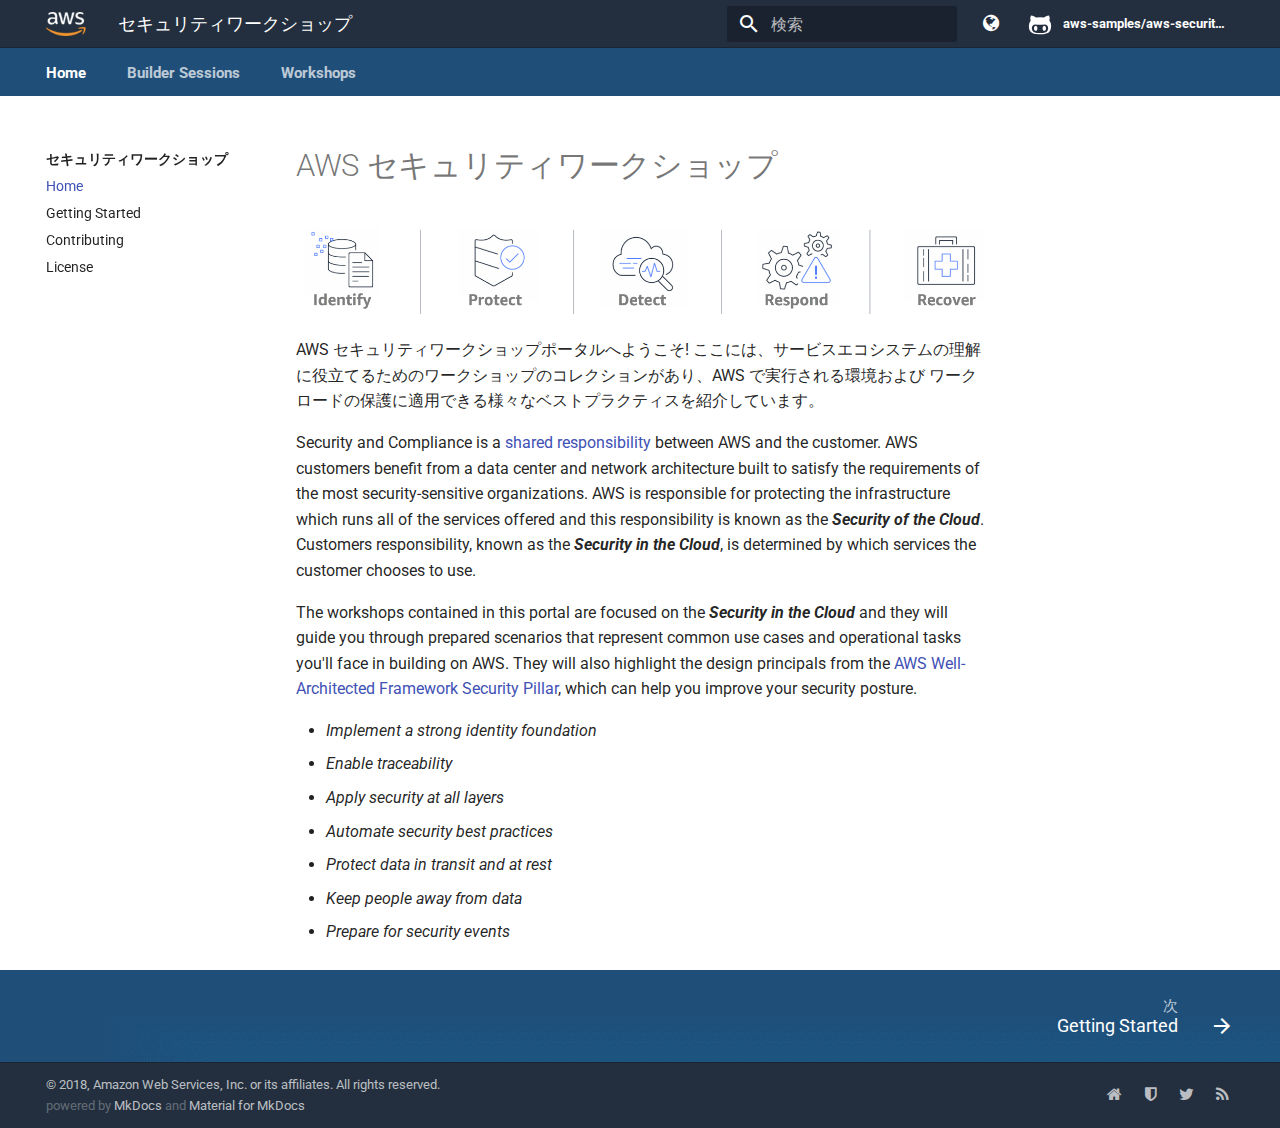
<file: index.html>
<!DOCTYPE html>
<html lang="ja" class="no-js">
  <head>
    
      <meta charset="utf-8">
      <meta name="viewport" content="width=device-width,initial-scale=1">
      <meta http-equiv="x-ua-compatible" content="ie=edge">
      
        <meta name="description" content="A collection of AWS Security related workshops">
      
      
        <link rel="canonical" href="https://awssecworkshops.jp/">
      
      
        <meta name="author" content="aws-security-workshops@amazon.com">
      
      
        <meta name="lang:clipboard.copy" content="クリップボードへコピー">
      
        <meta name="lang:clipboard.copied" content="コピーしました">
      
        <meta name="lang:search.language" content="jp">
      
        <meta name="lang:search.pipeline.stopwords" content="True">
      
        <meta name="lang:search.pipeline.trimmer" content="True">
      
        <meta name="lang:search.result.none" content="何も見つかりませんでした">
      
        <meta name="lang:search.result.one" content="1件見つかりました">
      
        <meta name="lang:search.result.other" content="#件見つかりました">
      
        <meta name="lang:search.tokenizer" content="[\s\-　、。，．]+">
      
      <link rel="shortcut icon" href="assets/images/aws-favicon.ico">
      <meta name="generator" content="mkdocs-1.0.4, mkdocs-material-3.1.0">
    
    
      
        <title>セキュリティワークショップ</title>
      
    
    
      <link rel="stylesheet" href="assets/stylesheets/application.11e41852.css">
      
      
    
    
      <script src="assets/javascripts/modernizr.20ef595d.js"></script>
    
    
      
        <link href="https://fonts.gstatic.com" rel="preconnect" crossorigin>
        <link rel="stylesheet" href="https://fonts.googleapis.com/css?family=Roboto:300,400,400i,700|Roboto+Mono">
        <style>body,input{font-family:"Roboto","Helvetica Neue",Helvetica,Arial,sans-serif}code,kbd,pre{font-family:"Roboto Mono","Courier New",Courier,monospace}</style>
      
    
    <link rel="stylesheet" href="assets/fonts/material-icons.css">
    
    
      <link rel="stylesheet" href="stylesheets/custom.css">
    
    
  </head>
  
    <body dir="ltr">
  
    <svg class="md-svg">
      <defs>
        
        
          <svg xmlns="http://www.w3.org/2000/svg" width="416" height="448"
    viewBox="0 0 416 448" id="__github">
  <path fill="currentColor" d="M160 304q0 10-3.125 20.5t-10.75 19-18.125
        8.5-18.125-8.5-10.75-19-3.125-20.5 3.125-20.5 10.75-19 18.125-8.5
        18.125 8.5 10.75 19 3.125 20.5zM320 304q0 10-3.125 20.5t-10.75
        19-18.125 8.5-18.125-8.5-10.75-19-3.125-20.5 3.125-20.5 10.75-19
        18.125-8.5 18.125 8.5 10.75 19 3.125 20.5zM360
        304q0-30-17.25-51t-46.75-21q-10.25 0-48.75 5.25-17.75 2.75-39.25
        2.75t-39.25-2.75q-38-5.25-48.75-5.25-29.5 0-46.75 21t-17.25 51q0 22 8
        38.375t20.25 25.75 30.5 15 35 7.375 37.25 1.75h42q20.5 0
        37.25-1.75t35-7.375 30.5-15 20.25-25.75 8-38.375zM416 260q0 51.75-15.25
        82.75-9.5 19.25-26.375 33.25t-35.25 21.5-42.5 11.875-42.875 5.5-41.75
        1.125q-19.5 0-35.5-0.75t-36.875-3.125-38.125-7.5-34.25-12.875-30.25-20.25-21.5-28.75q-15.5-30.75-15.5-82.75
        0-59.25 34-99-6.75-20.5-6.75-42.5 0-29 12.75-54.5 27 0 47.5 9.875t47.25
        30.875q36.75-8.75 77.25-8.75 37 0 70 8 26.25-20.5
        46.75-30.25t47.25-9.75q12.75 25.5 12.75 54.5 0 21.75-6.75 42 34 40 34
        99.5z" />
</svg>
        
      </defs>
    </svg>
    <input class="md-toggle" data-md-toggle="drawer" type="checkbox" id="__drawer" autocomplete="off">
    <input class="md-toggle" data-md-toggle="search" type="checkbox" id="__search" autocomplete="off">
    <label class="md-overlay" data-md-component="overlay" for="__drawer"></label>
    
      <a href="#aws" tabindex="1" class="md-skip">
        Skip to content
      </a>
    
    
      <!--
  Copyright (c) 2016-2018 Martin Donath <martin.donath@squidfunk.com>
  Permission is hereby granted, free of charge, to any person obtaining a copy
  of this software and associated documentation files (the "Software"), to
  deal in the Software without restriction, including without limitation the
  rights to use, copy, modify, merge, publish, distribute, sublicense, and/or
  sell copies of the Software, and to permit persons to whom the Software is
  furnished to do so, subject to the following conditions:
  The above copyright notice and this permission notice shall be included in
  all copies or substantial portions of the Software.
  THE SOFTWARE IS PROVIDED "AS IS", WITHOUT WARRANTY OF ANY KIND, EXPRESS OR
  IMPLIED, INCLUDING BUT NOT LIMITED TO THE WARRANTIES OF MERCHANTABILITY,
  FITNESS FOR A PARTICULAR PURPOSE AND NON-INFRINGEMENT. IN NO EVENT SHALL THE
  AUTHORS OR COPYRIGHT HOLDERS BE LIABLE FOR ANY CLAIM, DAMAGES OR OTHER
  LIABILITY, WHETHER IN AN ACTION OF CONTRACT, TORT OR OTHERWISE, ARISING
  FROM, OUT OF OR IN CONNECTION WITH THE SOFTWARE OR THE USE OR OTHER DEALINGS
  IN THE SOFTWARE.
-->

<!-- Application header -->
<header class="md-header" data-md-component="header">

    <!-- Top-level navigation -->
    <nav class="md-header-nav md-grid">
      <div class="md-flex">
  
        <!-- Link to home -->
        <div class="md-flex__cell md-flex__cell--shrink">
          <a href="https://aws.amazon.com/"
              title="Amazon Web Services"
              class="md-header-nav__button md-logo">
            
              <img src="assets/images/aws_smile_logo.png" width="40" height="24" />
            
          </a>
        </div>
  
        <!-- Button to toggle drawer -->
        <div class="md-flex__cell md-flex__cell--shrink">
          <label class="md-icon md-icon--menu md-header-nav__button"
              for="__drawer"></label>
        </div>
  
        <!-- Header title -->
        <div class="md-flex__cell md-flex__cell--stretch">
          <div class="md-flex__ellipsis md-header-nav__title"
              data-md-component="title">
            
              
                <span class="md-header-nav__topic">
                  セキュリティワークショップ
                </span>
                <span class="md-header-nav__topic">
                  Home
                </span>
              
            
          </div>
        </div>
  
        <!-- Button to open search dialogue -->
        <div class="md-flex__cell md-flex__cell--shrink">
          
            
              <label class="md-icon md-icon--search md-header-nav__button"
                  for="__search"></label>
  
              <!-- Search interface -->
              
<div class="md-search" data-md-component="search" role="dialog">
  <label class="md-search__overlay" for="__search"></label>
  <div class="md-search__inner" role="search">
    <form class="md-search__form" name="search">
      <input type="text" class="md-search__input" name="query" placeholder="検索" autocapitalize="off" autocorrect="off" autocomplete="off" spellcheck="false" data-md-component="query" data-md-state="active">
      <label class="md-icon md-search__icon" for="__search"></label>
      <button type="reset" class="md-icon md-search__icon" data-md-component="reset" tabindex="-1">
        &#xE5CD;
      </button>
    </form>
    <div class="md-search__output">
      <div class="md-search__scrollwrap" data-md-scrollfix>
        <div class="md-search-result" data-md-component="result">
          <div class="md-search-result__meta">
            検索キーワードを入力してください
          </div>
          <ol class="md-search-result__list"></ol>
        </div>
      </div>
    </div>
  </div>
</div>
            
          
        </div>
        <div class="md-flex__cell md-flex__cell--shrink">
            <div class="md-flex__ellipsis md-header-nav__lang">
                <div class="md-lang-drop">
                    <button onclick="langToggle()" class="md-lang-dropbtn fa fa-globe"></button>
                    <div id="mdDropMenu" class="md-dropdown-content">
                        <a href="https://awssecworkshops.com/">EN</a>
                    </div>
                </div>
            </div>
        </div>
  
        <!-- Repository containing source -->
        
          <div class="md-flex__cell md-flex__cell--shrink">
            <div class="md-header-nav__source">
              


  


  <a href="https://github.com/aws-samples/aws-security-workshops-jp/" title="リポジトリへ" class="md-source" data-md-source="github">
    
      <div class="md-source__icon">
        <svg viewBox="0 0 24 24" width="24" height="24">
          <use xlink:href="#__github" width="24" height="24"></use>
        </svg>
      </div>
    
    <div class="md-source__repository">
      aws-samples/aws-security-workshops-jp
    </div>
  </a>

            </div>
          </div>
        
      </div>
    </nav>
  </header>
    
    <div class="md-container">
      
        
      
      
        

<nav class="md-tabs" data-md-component="tabs">
  <div class="md-tabs__inner md-grid">
    <ul class="md-tabs__list">
      
        
  <li class="md-tabs__item">
    
      <a href="." title="Home" class="md-tabs__link md-tabs__link--active">
        Home
      </a>
    
  </li>

      
        
      
        
  
  
    <li class="md-tabs__item">
      
        <a href="builder-sessions/" title="Builder Sessions" class="md-tabs__link">
          Builder Sessions
        </a>
      
    </li>
  

      
        
  
  
    <li class="md-tabs__item">
      
        <a href="workshops/" title="Workshops" class="md-tabs__link">
          Workshops
        </a>
      
    </li>
  

      
        
      
        
      
    </ul>
  </div>
</nav>
      
      <main class="md-main">
        <div class="md-main__inner md-grid" data-md-component="container">
          
            
              <div class="md-sidebar md-sidebar--primary" data-md-component="navigation">
                <div class="md-sidebar__scrollwrap">
                  <div class="md-sidebar__inner">
                    <nav class="md-nav md-nav--primary" data-md-level="0">
  <label class="md-nav__title md-nav__title--site" for="__drawer">
    <a href="https://awssecworkshops.jp" title="セキュリティワークショップ" class="md-nav__button md-logo">
      
        <img src="assets/images/aws_smile_logo.png" width="48" height="48">
      
    </a>
    セキュリティワークショップ
  </label>
  
    <div class="md-nav__source">
      


  


  <a href="https://github.com/aws-samples/aws-security-workshops-jp/" title="リポジトリへ" class="md-source" data-md-source="github">
    
      <div class="md-source__icon">
        <svg viewBox="0 0 24 24" width="24" height="24">
          <use xlink:href="#__github" width="24" height="24"></use>
        </svg>
      </div>
    
    <div class="md-source__repository">
      aws-samples/aws-security-workshops-jp
    </div>
  </a>

    </div>
  
  <ul class="md-nav__list" data-md-scrollfix>
    
      
      
      

  


  <li class="md-nav__item md-nav__item--active">
    
    <input class="md-toggle md-nav__toggle" data-md-toggle="toc" type="checkbox" id="__toc">
    
      
    
    
    <a href="." title="Home" class="md-nav__link md-nav__link--active">
      Home
    </a>
    
  </li>

    
      
      
      


  <li class="md-nav__item">
    <a href="getting-started/" title="Getting Started" class="md-nav__link">
      Getting Started
    </a>
  </li>

    
      
      
      


  <li class="md-nav__item md-nav__item--nested">
    
      <input class="md-toggle md-nav__toggle" data-md-toggle="nav-3" type="checkbox" id="nav-3">
    
    <label class="md-nav__link" for="nav-3">
      Builder Sessions
    </label>
    <nav class="md-nav" data-md-component="collapsible" data-md-level="1">
      <label class="md-nav__title" for="nav-3">
        Builder Sessions
      </label>
      <ul class="md-nav__list" data-md-scrollfix>
        
        
          
          
          


  <li class="md-nav__item">
    <a href="builder-sessions/" title="Directory" class="md-nav__link">
      Directory
    </a>
  </li>

        
      </ul>
    </nav>
  </li>

    
      
      
      


  <li class="md-nav__item md-nav__item--nested">
    
      <input class="md-toggle md-nav__toggle" data-md-toggle="nav-4" type="checkbox" id="nav-4">
    
    <label class="md-nav__link" for="nav-4">
      Workshops
    </label>
    <nav class="md-nav" data-md-component="collapsible" data-md-level="1">
      <label class="md-nav__title" for="nav-4">
        Workshops
      </label>
      <ul class="md-nav__list" data-md-scrollfix>
        
        
          
          
          


  <li class="md-nav__item">
    <a href="workshops/" title="Directory" class="md-nav__link">
      Directory
    </a>
  </li>

        
          
          
          


  <li class="md-nav__item md-nav__item--nested">
    
      <input class="md-toggle md-nav__toggle" data-md-toggle="nav-4-2" type="checkbox" id="nav-4-2">
    
    <label class="md-nav__link" for="nav-4-2">
      Scaling threat detection and response on AWS
    </label>
    <nav class="md-nav" data-md-component="collapsible" data-md-level="2">
      <label class="md-nav__title" for="nav-4-2">
        Scaling threat detection and response on AWS
      </label>
      <ul class="md-nav__list" data-md-scrollfix>
        
        
          
          
          


  <li class="md-nav__item">
    <a href="workshops/threat-detection-remediation/" title="Overview" class="md-nav__link">
      Overview
    </a>
  </li>

        
          
          
          


  <li class="md-nav__item">
    <a href="workshops/threat-detection-remediation/01-environment-setup/" title="Module 1: Environment Build" class="md-nav__link">
      Module 1: Environment Build
    </a>
  </li>

        
          
          
          


  <li class="md-nav__item">
    <a href="workshops/threat-detection-remediation/02-attack-simulation/" title="Module 2: Attack Simulation" class="md-nav__link">
      Module 2: Attack Simulation
    </a>
  </li>

        
          
          
          


  <li class="md-nav__item">
    <a href="workshops/threat-detection-remediation/03-detection-and-remediation/" title="Module 3: Detect & Respond" class="md-nav__link">
      Module 3: Detect & Respond
    </a>
  </li>

        
          
          
          


  <li class="md-nav__item">
    <a href="workshops/threat-detection-remediation/04-review-and-discussion/" title="Module 4: Discussion" class="md-nav__link">
      Module 4: Discussion
    </a>
  </li>

        
      </ul>
    </nav>
  </li>

        
      </ul>
    </nav>
  </li>

    
      
      
      


  <li class="md-nav__item">
    <a href="contribute/" title="Contributing" class="md-nav__link">
      Contributing
    </a>
  </li>

    
      
      
      


  <li class="md-nav__item">
    <a href="license/" title="License" class="md-nav__link">
      License
    </a>
  </li>

    
  </ul>
</nav>
                  </div>
                </div>
              </div>
            
            
              <div class="md-sidebar md-sidebar--secondary" data-md-component="toc">
                <div class="md-sidebar__scrollwrap">
                  <div class="md-sidebar__inner">
                    
<nav class="md-nav md-nav--secondary">
  
  
    
  
  
</nav>
                  </div>
                </div>
              </div>
            
          
          <div class="md-content">
            <article class="md-content__inner md-typeset">
              
                
                  <a href="https://github.com/aws-samples/aws-security-workshops-jp/edit/master/docs/index.md" title="編集" class="md-icon md-content__icon">&#xE3C9;</a>
                
                
                <h1 id="aws">AWS セキュリティワークショップ</h1>
<p><img alt="Components" src="assets/images/csf-core-functions.png" title="NIST Cybersecurity Framework Core Functions" /></p>
<p>AWS セキュリティワークショップポータルへようこそ! ここには、サービスエコシステムの理解に役立てるためのワークショップのコレクションがあり、AWS で実行される環境および ワークロードの保護に適用できる様々なベストプラクティスを紹介しています。 </p>
<p>Security and Compliance is a <a href="https://aws.amazon.com/compliance/shared-responsibility-model/" target="_blank">shared responsibility</a> between AWS and the customer.  AWS customers benefit from a data center and network architecture built to satisfy the requirements of the most security-sensitive organizations.  AWS is responsible for protecting the infrastructure which runs all of the services offered and this responsibility is known as the <strong><em>Security of the Cloud</em></strong>.  Customers responsibility, known as the <strong><em>Security in the Cloud</em></strong>, is determined by which services the customer chooses to use.  </p>
<p>The workshops contained in this portal are focused on the <strong><em>Security in the Cloud</em></strong> and they will guide you through prepared scenarios that represent common use cases and operational tasks you'll face in building on AWS.  They will also highlight the design principals from the <a href="https://d1.awsstatic.com/whitepapers/architecture/AWS-Security-Pillar.pdf" target="_blank">AWS Well-Architected Framework Security Pillar</a>, which can help you improve your security posture.</p>
<ul>
<li><em>Implement a strong identity foundation</em></li>
<li><em>Enable traceability</em></li>
<li><em>Apply security at all layers</em></li>
<li><em>Automate security best practices</em></li>
<li><em>Protect data in transit and at rest</em></li>
<li><em>Keep people away from data</em></li>
<li><em>Prepare for security events</em></li>
</ul>
                
                  
                
              
              
                


              
            </article>
          </div>
        </div>
      </main>
      
        
<footer class="md-footer">
  
    <div class="md-footer-nav">
      <nav class="md-footer-nav__inner md-grid">
        
        
          <a href="getting-started/" title="Getting Started" class="md-flex md-footer-nav__link md-footer-nav__link--next" rel="next">
            <div class="md-flex__cell md-flex__cell--stretch md-footer-nav__title">
              <span class="md-flex__ellipsis">
                <span class="md-footer-nav__direction">
                  次
                </span>
                Getting Started
              </span>
            </div>
            <div class="md-flex__cell md-flex__cell--shrink">
              <i class="md-icon md-icon--arrow-forward md-footer-nav__button"></i>
            </div>
          </a>
        
      </nav>
    </div>
  
  <div class="md-footer-meta md-typeset">
    <div class="md-footer-meta__inner md-grid">
      <div class="md-footer-copyright">
        
          <div class="md-footer-copyright__highlight">
            &copy; 2018, Amazon Web Services, Inc. or its affiliates. All rights reserved.
          </div>
        
        powered by
        <a href="https://www.mkdocs.org">MkDocs</a>
        and
        <a href="https://squidfunk.github.io/mkdocs-material/">
          Material for MkDocs</a>
      </div>
      
        
  <div class="md-footer-social">
    <link rel="stylesheet" href="assets/fonts/font-awesome.css">
    
      <a href="https://awssecworkshops.jp" class="md-footer-social__link fa fa-home"></a>
    
      <a href="https://aws.amazon.com/security/" class="md-footer-social__link fa fa-shield"></a>
    
      <a href="https://twitter.com/awssecurityinfo?lang=en" class="md-footer-social__link fa fa-twitter"></a>
    
      <a href="https://aws.amazon.com/blogs/security/" class="md-footer-social__link fa fa-rss"></a>
    
  </div>

      
    </div>
  </div>
</footer>
      
    </div>
    
      <script src="assets/javascripts/application.9e1f3b71.js"></script>
      
        
        
          
          <script src="assets/javascripts/lunr/lunr.stemmer.support.js"></script>
          
            
              
                <script src="assets/javascripts/lunr/tinyseg.js"></script>
              
              
                <script src="assets/javascripts/lunr/lunr.jp.js"></script>
              
            
          
          
        
      
      <script>app.initialize({version:"1.0.4",url:{base:"."}})</script>
      
        <script src="javascripts/extra.js"></script>
      
    
    
      
    
  </body>
</html>
</file>
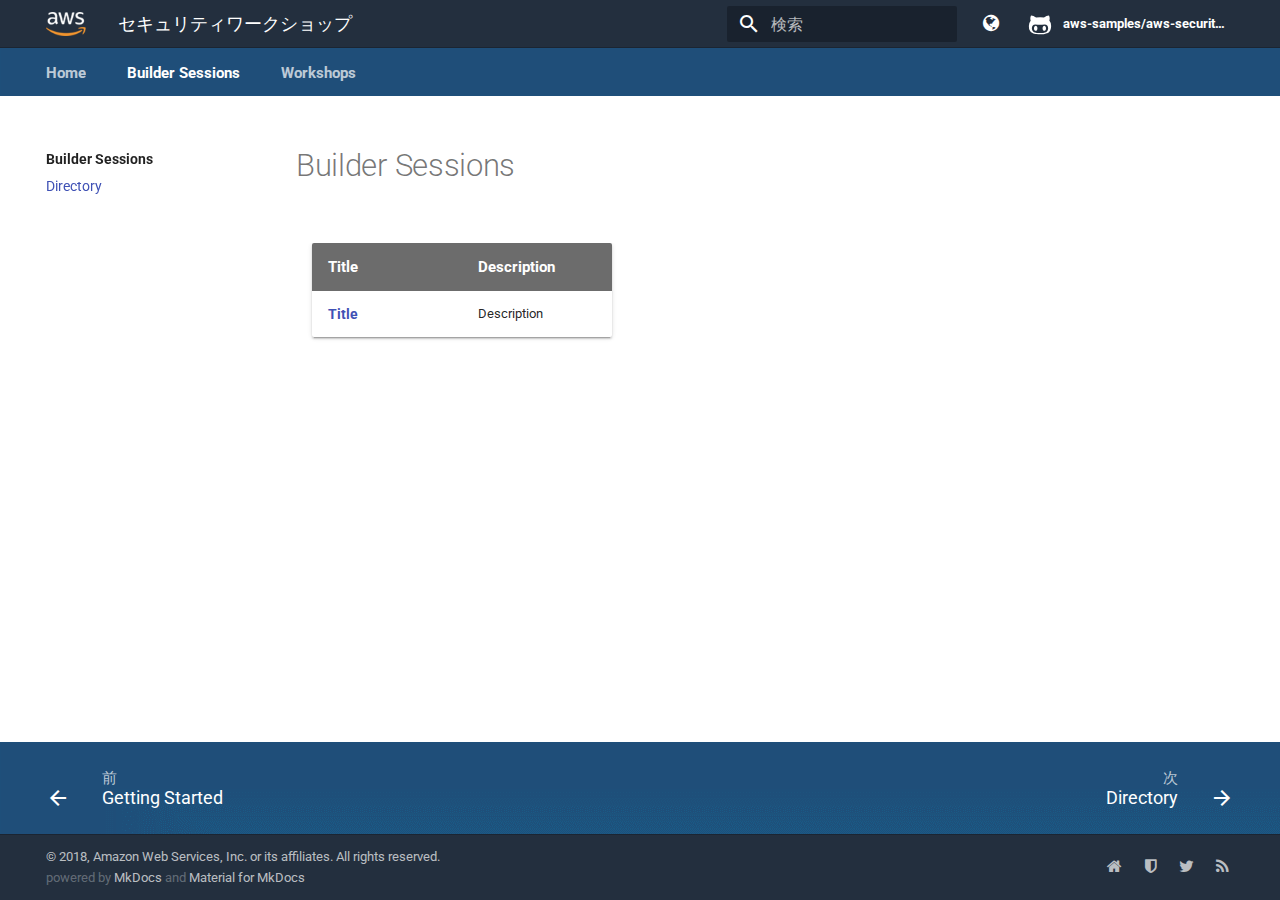
<file: builder-sessions/index.html>
<!DOCTYPE html>
<html lang="ja" class="no-js">
  <head>
    
      <meta charset="utf-8">
      <meta name="viewport" content="width=device-width,initial-scale=1">
      <meta http-equiv="x-ua-compatible" content="ie=edge">
      
        <meta name="description" content="A collection of AWS Security related workshops">
      
      
        <link rel="canonical" href="https://awssecworkshops.jp/builder-sessions/">
      
      
        <meta name="author" content="aws-security-workshops@amazon.com">
      
      
        <meta name="lang:clipboard.copy" content="クリップボードへコピー">
      
        <meta name="lang:clipboard.copied" content="コピーしました">
      
        <meta name="lang:search.language" content="jp">
      
        <meta name="lang:search.pipeline.stopwords" content="True">
      
        <meta name="lang:search.pipeline.trimmer" content="True">
      
        <meta name="lang:search.result.none" content="何も見つかりませんでした">
      
        <meta name="lang:search.result.one" content="1件見つかりました">
      
        <meta name="lang:search.result.other" content="#件見つかりました">
      
        <meta name="lang:search.tokenizer" content="[\s\-　、。，．]+">
      
      <link rel="shortcut icon" href="../assets/images/aws-favicon.ico">
      <meta name="generator" content="mkdocs-1.0.4, mkdocs-material-3.1.0">
    
    
      
        <title>Directory - セキュリティワークショップ</title>
      
    
    
      <link rel="stylesheet" href="../assets/stylesheets/application.11e41852.css">
      
      
    
    
      <script src="../assets/javascripts/modernizr.20ef595d.js"></script>
    
    
      
        <link href="https://fonts.gstatic.com" rel="preconnect" crossorigin>
        <link rel="stylesheet" href="https://fonts.googleapis.com/css?family=Roboto:300,400,400i,700|Roboto+Mono">
        <style>body,input{font-family:"Roboto","Helvetica Neue",Helvetica,Arial,sans-serif}code,kbd,pre{font-family:"Roboto Mono","Courier New",Courier,monospace}</style>
      
    
    <link rel="stylesheet" href="../assets/fonts/material-icons.css">
    
    
      <link rel="stylesheet" href="../stylesheets/custom.css">
    
    
  </head>
  
    <body dir="ltr">
  
    <svg class="md-svg">
      <defs>
        
        
          <svg xmlns="http://www.w3.org/2000/svg" width="416" height="448"
    viewBox="0 0 416 448" id="__github">
  <path fill="currentColor" d="M160 304q0 10-3.125 20.5t-10.75 19-18.125
        8.5-18.125-8.5-10.75-19-3.125-20.5 3.125-20.5 10.75-19 18.125-8.5
        18.125 8.5 10.75 19 3.125 20.5zM320 304q0 10-3.125 20.5t-10.75
        19-18.125 8.5-18.125-8.5-10.75-19-3.125-20.5 3.125-20.5 10.75-19
        18.125-8.5 18.125 8.5 10.75 19 3.125 20.5zM360
        304q0-30-17.25-51t-46.75-21q-10.25 0-48.75 5.25-17.75 2.75-39.25
        2.75t-39.25-2.75q-38-5.25-48.75-5.25-29.5 0-46.75 21t-17.25 51q0 22 8
        38.375t20.25 25.75 30.5 15 35 7.375 37.25 1.75h42q20.5 0
        37.25-1.75t35-7.375 30.5-15 20.25-25.75 8-38.375zM416 260q0 51.75-15.25
        82.75-9.5 19.25-26.375 33.25t-35.25 21.5-42.5 11.875-42.875 5.5-41.75
        1.125q-19.5 0-35.5-0.75t-36.875-3.125-38.125-7.5-34.25-12.875-30.25-20.25-21.5-28.75q-15.5-30.75-15.5-82.75
        0-59.25 34-99-6.75-20.5-6.75-42.5 0-29 12.75-54.5 27 0 47.5 9.875t47.25
        30.875q36.75-8.75 77.25-8.75 37 0 70 8 26.25-20.5
        46.75-30.25t47.25-9.75q12.75 25.5 12.75 54.5 0 21.75-6.75 42 34 40 34
        99.5z" />
</svg>
        
      </defs>
    </svg>
    <input class="md-toggle" data-md-toggle="drawer" type="checkbox" id="__drawer" autocomplete="off">
    <input class="md-toggle" data-md-toggle="search" type="checkbox" id="__search" autocomplete="off">
    <label class="md-overlay" data-md-component="overlay" for="__drawer"></label>
    
      <a href="#builder-sessions" tabindex="1" class="md-skip">
        Skip to content
      </a>
    
    
      <!--
  Copyright (c) 2016-2018 Martin Donath <martin.donath@squidfunk.com>
  Permission is hereby granted, free of charge, to any person obtaining a copy
  of this software and associated documentation files (the "Software"), to
  deal in the Software without restriction, including without limitation the
  rights to use, copy, modify, merge, publish, distribute, sublicense, and/or
  sell copies of the Software, and to permit persons to whom the Software is
  furnished to do so, subject to the following conditions:
  The above copyright notice and this permission notice shall be included in
  all copies or substantial portions of the Software.
  THE SOFTWARE IS PROVIDED "AS IS", WITHOUT WARRANTY OF ANY KIND, EXPRESS OR
  IMPLIED, INCLUDING BUT NOT LIMITED TO THE WARRANTIES OF MERCHANTABILITY,
  FITNESS FOR A PARTICULAR PURPOSE AND NON-INFRINGEMENT. IN NO EVENT SHALL THE
  AUTHORS OR COPYRIGHT HOLDERS BE LIABLE FOR ANY CLAIM, DAMAGES OR OTHER
  LIABILITY, WHETHER IN AN ACTION OF CONTRACT, TORT OR OTHERWISE, ARISING
  FROM, OUT OF OR IN CONNECTION WITH THE SOFTWARE OR THE USE OR OTHER DEALINGS
  IN THE SOFTWARE.
-->

<!-- Application header -->
<header class="md-header" data-md-component="header">

    <!-- Top-level navigation -->
    <nav class="md-header-nav md-grid">
      <div class="md-flex">
  
        <!-- Link to home -->
        <div class="md-flex__cell md-flex__cell--shrink">
          <a href="https://aws.amazon.com/"
              title="Amazon Web Services"
              class="md-header-nav__button md-logo">
            
              <img src="../assets/images/aws_smile_logo.png" width="40" height="24" />
            
          </a>
        </div>
  
        <!-- Button to toggle drawer -->
        <div class="md-flex__cell md-flex__cell--shrink">
          <label class="md-icon md-icon--menu md-header-nav__button"
              for="__drawer"></label>
        </div>
  
        <!-- Header title -->
        <div class="md-flex__cell md-flex__cell--stretch">
          <div class="md-flex__ellipsis md-header-nav__title"
              data-md-component="title">
            
              
                <span class="md-header-nav__topic">
                  セキュリティワークショップ
                </span>
                <span class="md-header-nav__topic">
                  Directory
                </span>
              
            
          </div>
        </div>
  
        <!-- Button to open search dialogue -->
        <div class="md-flex__cell md-flex__cell--shrink">
          
            
              <label class="md-icon md-icon--search md-header-nav__button"
                  for="__search"></label>
  
              <!-- Search interface -->
              
<div class="md-search" data-md-component="search" role="dialog">
  <label class="md-search__overlay" for="__search"></label>
  <div class="md-search__inner" role="search">
    <form class="md-search__form" name="search">
      <input type="text" class="md-search__input" name="query" placeholder="検索" autocapitalize="off" autocorrect="off" autocomplete="off" spellcheck="false" data-md-component="query" data-md-state="active">
      <label class="md-icon md-search__icon" for="__search"></label>
      <button type="reset" class="md-icon md-search__icon" data-md-component="reset" tabindex="-1">
        &#xE5CD;
      </button>
    </form>
    <div class="md-search__output">
      <div class="md-search__scrollwrap" data-md-scrollfix>
        <div class="md-search-result" data-md-component="result">
          <div class="md-search-result__meta">
            検索キーワードを入力してください
          </div>
          <ol class="md-search-result__list"></ol>
        </div>
      </div>
    </div>
  </div>
</div>
            
          
        </div>
        <div class="md-flex__cell md-flex__cell--shrink">
            <div class="md-flex__ellipsis md-header-nav__lang">
                <div class="md-lang-drop">
                    <button onclick="langToggle()" class="md-lang-dropbtn fa fa-globe"></button>
                    <div id="mdDropMenu" class="md-dropdown-content">
                        <a href="https://awssecworkshops.com/">EN</a>
                    </div>
                </div>
            </div>
        </div>
  
        <!-- Repository containing source -->
        
          <div class="md-flex__cell md-flex__cell--shrink">
            <div class="md-header-nav__source">
              


  


  <a href="https://github.com/aws-samples/aws-security-workshops-jp/" title="リポジトリへ" class="md-source" data-md-source="github">
    
      <div class="md-source__icon">
        <svg viewBox="0 0 24 24" width="24" height="24">
          <use xlink:href="#__github" width="24" height="24"></use>
        </svg>
      </div>
    
    <div class="md-source__repository">
      aws-samples/aws-security-workshops-jp
    </div>
  </a>

            </div>
          </div>
        
      </div>
    </nav>
  </header>
    
    <div class="md-container">
      
        
      
      
        

  

<nav class="md-tabs md-tabs--active" data-md-component="tabs">
  <div class="md-tabs__inner md-grid">
    <ul class="md-tabs__list">
      
        
  <li class="md-tabs__item">
    
      <a href=".." title="Home" class="md-tabs__link">
        Home
      </a>
    
  </li>

      
        
      
        
  
  
    <li class="md-tabs__item">
      
        <a href="./" title="Builder Sessions" class="md-tabs__link md-tabs__link--active">
          Builder Sessions
        </a>
      
    </li>
  

      
        
  
  
    <li class="md-tabs__item">
      
        <a href="../workshops/" title="Workshops" class="md-tabs__link">
          Workshops
        </a>
      
    </li>
  

      
        
      
        
      
    </ul>
  </div>
</nav>
      
      <main class="md-main">
        <div class="md-main__inner md-grid" data-md-component="container">
          
            
              <div class="md-sidebar md-sidebar--primary" data-md-component="navigation">
                <div class="md-sidebar__scrollwrap">
                  <div class="md-sidebar__inner">
                    <nav class="md-nav md-nav--primary" data-md-level="0">
  <label class="md-nav__title md-nav__title--site" for="__drawer">
    <a href="https://awssecworkshops.jp" title="セキュリティワークショップ" class="md-nav__button md-logo">
      
        <img src="../assets/images/aws_smile_logo.png" width="48" height="48">
      
    </a>
    セキュリティワークショップ
  </label>
  
    <div class="md-nav__source">
      


  


  <a href="https://github.com/aws-samples/aws-security-workshops-jp/" title="リポジトリへ" class="md-source" data-md-source="github">
    
      <div class="md-source__icon">
        <svg viewBox="0 0 24 24" width="24" height="24">
          <use xlink:href="#__github" width="24" height="24"></use>
        </svg>
      </div>
    
    <div class="md-source__repository">
      aws-samples/aws-security-workshops-jp
    </div>
  </a>

    </div>
  
  <ul class="md-nav__list" data-md-scrollfix>
    
      
      
      


  <li class="md-nav__item">
    <a href=".." title="Home" class="md-nav__link">
      Home
    </a>
  </li>

    
      
      
      


  <li class="md-nav__item">
    <a href="../getting-started/" title="Getting Started" class="md-nav__link">
      Getting Started
    </a>
  </li>

    
      
      
      

  


  <li class="md-nav__item md-nav__item--active md-nav__item--nested">
    
      <input class="md-toggle md-nav__toggle" data-md-toggle="nav-3" type="checkbox" id="nav-3" checked>
    
    <label class="md-nav__link" for="nav-3">
      Builder Sessions
    </label>
    <nav class="md-nav" data-md-component="collapsible" data-md-level="1">
      <label class="md-nav__title" for="nav-3">
        Builder Sessions
      </label>
      <ul class="md-nav__list" data-md-scrollfix>
        
        
          
          
          

  


  <li class="md-nav__item md-nav__item--active">
    
    <input class="md-toggle md-nav__toggle" data-md-toggle="toc" type="checkbox" id="__toc">
    
      
    
    
    <a href="./" title="Directory" class="md-nav__link md-nav__link--active">
      Directory
    </a>
    
  </li>

        
      </ul>
    </nav>
  </li>

    
      
      
      


  <li class="md-nav__item md-nav__item--nested">
    
      <input class="md-toggle md-nav__toggle" data-md-toggle="nav-4" type="checkbox" id="nav-4">
    
    <label class="md-nav__link" for="nav-4">
      Workshops
    </label>
    <nav class="md-nav" data-md-component="collapsible" data-md-level="1">
      <label class="md-nav__title" for="nav-4">
        Workshops
      </label>
      <ul class="md-nav__list" data-md-scrollfix>
        
        
          
          
          


  <li class="md-nav__item">
    <a href="../workshops/" title="Directory" class="md-nav__link">
      Directory
    </a>
  </li>

        
          
          
          


  <li class="md-nav__item md-nav__item--nested">
    
      <input class="md-toggle md-nav__toggle" data-md-toggle="nav-4-2" type="checkbox" id="nav-4-2">
    
    <label class="md-nav__link" for="nav-4-2">
      Scaling threat detection and response on AWS
    </label>
    <nav class="md-nav" data-md-component="collapsible" data-md-level="2">
      <label class="md-nav__title" for="nav-4-2">
        Scaling threat detection and response on AWS
      </label>
      <ul class="md-nav__list" data-md-scrollfix>
        
        
          
          
          


  <li class="md-nav__item">
    <a href="../workshops/threat-detection-remediation/" title="Overview" class="md-nav__link">
      Overview
    </a>
  </li>

        
          
          
          


  <li class="md-nav__item">
    <a href="../workshops/threat-detection-remediation/01-environment-setup/" title="Module 1: Environment Build" class="md-nav__link">
      Module 1: Environment Build
    </a>
  </li>

        
          
          
          


  <li class="md-nav__item">
    <a href="../workshops/threat-detection-remediation/02-attack-simulation/" title="Module 2: Attack Simulation" class="md-nav__link">
      Module 2: Attack Simulation
    </a>
  </li>

        
          
          
          


  <li class="md-nav__item">
    <a href="../workshops/threat-detection-remediation/03-detection-and-remediation/" title="Module 3: Detect & Respond" class="md-nav__link">
      Module 3: Detect & Respond
    </a>
  </li>

        
          
          
          


  <li class="md-nav__item">
    <a href="../workshops/threat-detection-remediation/04-review-and-discussion/" title="Module 4: Discussion" class="md-nav__link">
      Module 4: Discussion
    </a>
  </li>

        
      </ul>
    </nav>
  </li>

        
      </ul>
    </nav>
  </li>

    
      
      
      


  <li class="md-nav__item">
    <a href="../contribute/" title="Contributing" class="md-nav__link">
      Contributing
    </a>
  </li>

    
      
      
      


  <li class="md-nav__item">
    <a href="../license/" title="License" class="md-nav__link">
      License
    </a>
  </li>

    
  </ul>
</nav>
                  </div>
                </div>
              </div>
            
            
              <div class="md-sidebar md-sidebar--secondary" data-md-component="toc">
                <div class="md-sidebar__scrollwrap">
                  <div class="md-sidebar__inner">
                    
<nav class="md-nav md-nav--secondary">
  
  
    
  
  
</nav>
                  </div>
                </div>
              </div>
            
          
          <div class="md-content">
            <article class="md-content__inner md-typeset">
              
                
                  <a href="https://github.com/aws-samples/aws-security-workshops-jp/edit/master/docs/builder-sessions/index.md" title="編集" class="md-icon md-content__icon">&#xE3C9;</a>
                
                
                <h1 id="builder-sessions">Builder Sessions</h1>
<div class="md-typeset__table">
    <table>
        <thead>
            <tr>
                <th align="left" ><strong>Title</strong></th>
                <th align="left"><strong>Description</strong></th>
            </tr>
        </thead>
        <tbody>
            <tr>
                <td align="left"><a class="table" href="./permission-boundary/build/"><strong>Title</strong></a></td>
                <td align="left">Description
                </td>
            </tr>
        </tbody>
    </table>
</div>
                
                  
                
              
              
                


              
            </article>
          </div>
        </div>
      </main>
      
        
<footer class="md-footer">
  
    <div class="md-footer-nav">
      <nav class="md-footer-nav__inner md-grid">
        
          <a href="../getting-started/" title="Getting Started" class="md-flex md-footer-nav__link md-footer-nav__link--prev" rel="prev">
            <div class="md-flex__cell md-flex__cell--shrink">
              <i class="md-icon md-icon--arrow-back md-footer-nav__button"></i>
            </div>
            <div class="md-flex__cell md-flex__cell--stretch md-footer-nav__title">
              <span class="md-flex__ellipsis">
                <span class="md-footer-nav__direction">
                  前
                </span>
                Getting Started
              </span>
            </div>
          </a>
        
        
          <a href="../workshops/" title="Directory" class="md-flex md-footer-nav__link md-footer-nav__link--next" rel="next">
            <div class="md-flex__cell md-flex__cell--stretch md-footer-nav__title">
              <span class="md-flex__ellipsis">
                <span class="md-footer-nav__direction">
                  次
                </span>
                Directory
              </span>
            </div>
            <div class="md-flex__cell md-flex__cell--shrink">
              <i class="md-icon md-icon--arrow-forward md-footer-nav__button"></i>
            </div>
          </a>
        
      </nav>
    </div>
  
  <div class="md-footer-meta md-typeset">
    <div class="md-footer-meta__inner md-grid">
      <div class="md-footer-copyright">
        
          <div class="md-footer-copyright__highlight">
            &copy; 2018, Amazon Web Services, Inc. or its affiliates. All rights reserved.
          </div>
        
        powered by
        <a href="https://www.mkdocs.org">MkDocs</a>
        and
        <a href="https://squidfunk.github.io/mkdocs-material/">
          Material for MkDocs</a>
      </div>
      
        
  <div class="md-footer-social">
    <link rel="stylesheet" href="../assets/fonts/font-awesome.css">
    
      <a href="https://awssecworkshops.jp" class="md-footer-social__link fa fa-home"></a>
    
      <a href="https://aws.amazon.com/security/" class="md-footer-social__link fa fa-shield"></a>
    
      <a href="https://twitter.com/awssecurityinfo?lang=en" class="md-footer-social__link fa fa-twitter"></a>
    
      <a href="https://aws.amazon.com/blogs/security/" class="md-footer-social__link fa fa-rss"></a>
    
  </div>

      
    </div>
  </div>
</footer>
      
    </div>
    
      <script src="../assets/javascripts/application.9e1f3b71.js"></script>
      
        
        
          
          <script src="../assets/javascripts/lunr/lunr.stemmer.support.js"></script>
          
            
              
                <script src="../assets/javascripts/lunr/tinyseg.js"></script>
              
              
                <script src="../assets/javascripts/lunr/lunr.jp.js"></script>
              
            
          
          
        
      
      <script>app.initialize({version:"1.0.4",url:{base:".."}})</script>
      
        <script src="../javascripts/extra.js"></script>
      
    
    
      
    
  </body>
</html>
</file>
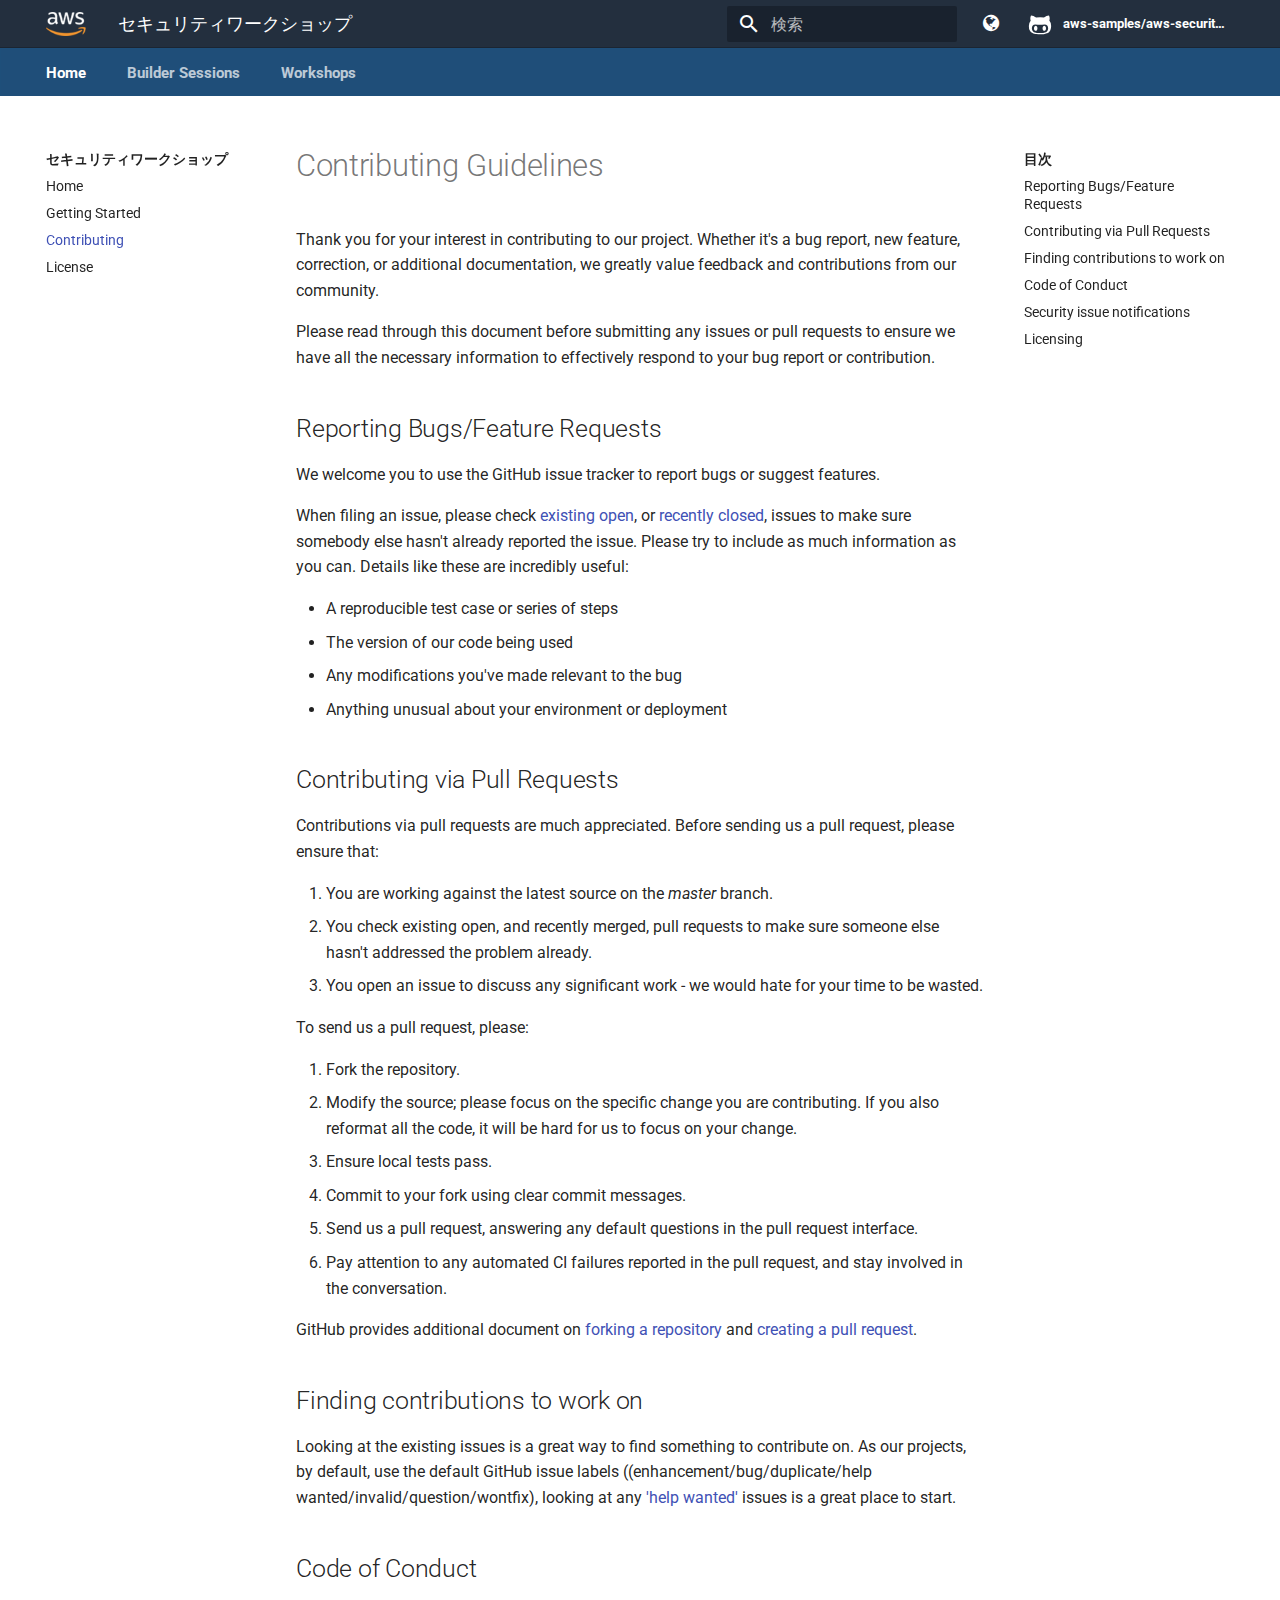
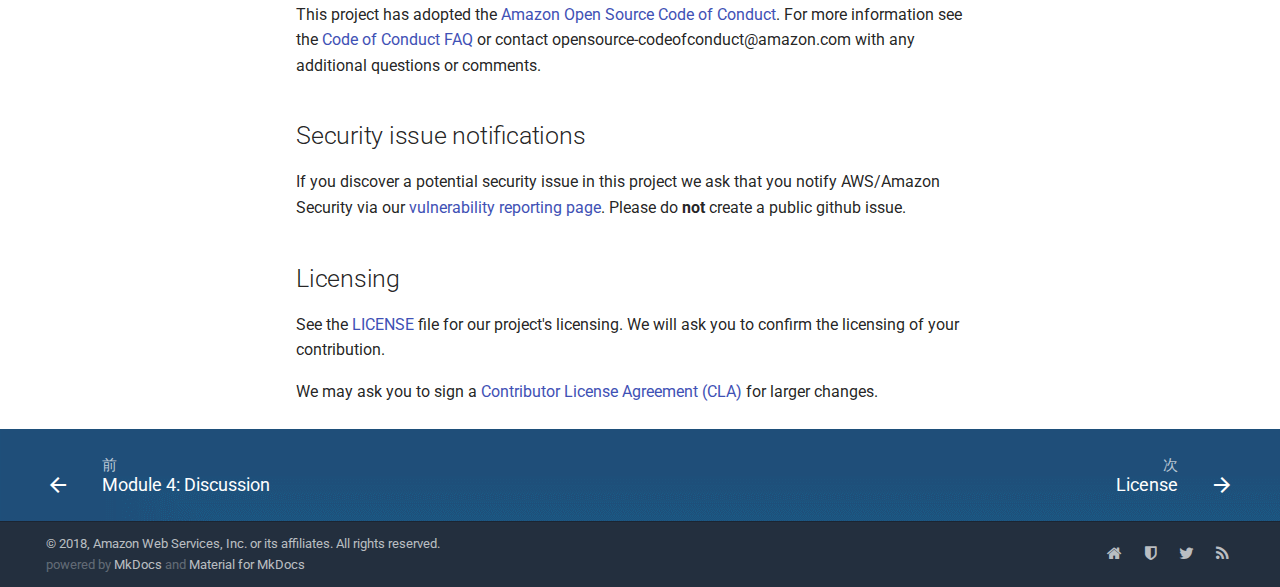
<file: contribute/index.html>
<!DOCTYPE html>
<html lang="ja" class="no-js">
  <head>
    
      <meta charset="utf-8">
      <meta name="viewport" content="width=device-width,initial-scale=1">
      <meta http-equiv="x-ua-compatible" content="ie=edge">
      
        <meta name="description" content="A collection of AWS Security related workshops">
      
      
        <link rel="canonical" href="https://awssecworkshops.jp/contribute/">
      
      
        <meta name="author" content="aws-security-workshops@amazon.com">
      
      
        <meta name="lang:clipboard.copy" content="クリップボードへコピー">
      
        <meta name="lang:clipboard.copied" content="コピーしました">
      
        <meta name="lang:search.language" content="jp">
      
        <meta name="lang:search.pipeline.stopwords" content="True">
      
        <meta name="lang:search.pipeline.trimmer" content="True">
      
        <meta name="lang:search.result.none" content="何も見つかりませんでした">
      
        <meta name="lang:search.result.one" content="1件見つかりました">
      
        <meta name="lang:search.result.other" content="#件見つかりました">
      
        <meta name="lang:search.tokenizer" content="[\s\-　、。，．]+">
      
      <link rel="shortcut icon" href="../assets/images/aws-favicon.ico">
      <meta name="generator" content="mkdocs-1.0.4, mkdocs-material-3.1.0">
    
    
      
        <title>Contributing - セキュリティワークショップ</title>
      
    
    
      <link rel="stylesheet" href="../assets/stylesheets/application.11e41852.css">
      
      
    
    
      <script src="../assets/javascripts/modernizr.20ef595d.js"></script>
    
    
      
        <link href="https://fonts.gstatic.com" rel="preconnect" crossorigin>
        <link rel="stylesheet" href="https://fonts.googleapis.com/css?family=Roboto:300,400,400i,700|Roboto+Mono">
        <style>body,input{font-family:"Roboto","Helvetica Neue",Helvetica,Arial,sans-serif}code,kbd,pre{font-family:"Roboto Mono","Courier New",Courier,monospace}</style>
      
    
    <link rel="stylesheet" href="../assets/fonts/material-icons.css">
    
    
      <link rel="stylesheet" href="../stylesheets/custom.css">
    
    
  </head>
  
    <body dir="ltr">
  
    <svg class="md-svg">
      <defs>
        
        
          <svg xmlns="http://www.w3.org/2000/svg" width="416" height="448"
    viewBox="0 0 416 448" id="__github">
  <path fill="currentColor" d="M160 304q0 10-3.125 20.5t-10.75 19-18.125
        8.5-18.125-8.5-10.75-19-3.125-20.5 3.125-20.5 10.75-19 18.125-8.5
        18.125 8.5 10.75 19 3.125 20.5zM320 304q0 10-3.125 20.5t-10.75
        19-18.125 8.5-18.125-8.5-10.75-19-3.125-20.5 3.125-20.5 10.75-19
        18.125-8.5 18.125 8.5 10.75 19 3.125 20.5zM360
        304q0-30-17.25-51t-46.75-21q-10.25 0-48.75 5.25-17.75 2.75-39.25
        2.75t-39.25-2.75q-38-5.25-48.75-5.25-29.5 0-46.75 21t-17.25 51q0 22 8
        38.375t20.25 25.75 30.5 15 35 7.375 37.25 1.75h42q20.5 0
        37.25-1.75t35-7.375 30.5-15 20.25-25.75 8-38.375zM416 260q0 51.75-15.25
        82.75-9.5 19.25-26.375 33.25t-35.25 21.5-42.5 11.875-42.875 5.5-41.75
        1.125q-19.5 0-35.5-0.75t-36.875-3.125-38.125-7.5-34.25-12.875-30.25-20.25-21.5-28.75q-15.5-30.75-15.5-82.75
        0-59.25 34-99-6.75-20.5-6.75-42.5 0-29 12.75-54.5 27 0 47.5 9.875t47.25
        30.875q36.75-8.75 77.25-8.75 37 0 70 8 26.25-20.5
        46.75-30.25t47.25-9.75q12.75 25.5 12.75 54.5 0 21.75-6.75 42 34 40 34
        99.5z" />
</svg>
        
      </defs>
    </svg>
    <input class="md-toggle" data-md-toggle="drawer" type="checkbox" id="__drawer" autocomplete="off">
    <input class="md-toggle" data-md-toggle="search" type="checkbox" id="__search" autocomplete="off">
    <label class="md-overlay" data-md-component="overlay" for="__drawer"></label>
    
      <a href="#contributing-guidelines" tabindex="1" class="md-skip">
        Skip to content
      </a>
    
    
      <!--
  Copyright (c) 2016-2018 Martin Donath <martin.donath@squidfunk.com>
  Permission is hereby granted, free of charge, to any person obtaining a copy
  of this software and associated documentation files (the "Software"), to
  deal in the Software without restriction, including without limitation the
  rights to use, copy, modify, merge, publish, distribute, sublicense, and/or
  sell copies of the Software, and to permit persons to whom the Software is
  furnished to do so, subject to the following conditions:
  The above copyright notice and this permission notice shall be included in
  all copies or substantial portions of the Software.
  THE SOFTWARE IS PROVIDED "AS IS", WITHOUT WARRANTY OF ANY KIND, EXPRESS OR
  IMPLIED, INCLUDING BUT NOT LIMITED TO THE WARRANTIES OF MERCHANTABILITY,
  FITNESS FOR A PARTICULAR PURPOSE AND NON-INFRINGEMENT. IN NO EVENT SHALL THE
  AUTHORS OR COPYRIGHT HOLDERS BE LIABLE FOR ANY CLAIM, DAMAGES OR OTHER
  LIABILITY, WHETHER IN AN ACTION OF CONTRACT, TORT OR OTHERWISE, ARISING
  FROM, OUT OF OR IN CONNECTION WITH THE SOFTWARE OR THE USE OR OTHER DEALINGS
  IN THE SOFTWARE.
-->

<!-- Application header -->
<header class="md-header" data-md-component="header">

    <!-- Top-level navigation -->
    <nav class="md-header-nav md-grid">
      <div class="md-flex">
  
        <!-- Link to home -->
        <div class="md-flex__cell md-flex__cell--shrink">
          <a href="https://aws.amazon.com/"
              title="Amazon Web Services"
              class="md-header-nav__button md-logo">
            
              <img src="../assets/images/aws_smile_logo.png" width="40" height="24" />
            
          </a>
        </div>
  
        <!-- Button to toggle drawer -->
        <div class="md-flex__cell md-flex__cell--shrink">
          <label class="md-icon md-icon--menu md-header-nav__button"
              for="__drawer"></label>
        </div>
  
        <!-- Header title -->
        <div class="md-flex__cell md-flex__cell--stretch">
          <div class="md-flex__ellipsis md-header-nav__title"
              data-md-component="title">
            
              
                <span class="md-header-nav__topic">
                  セキュリティワークショップ
                </span>
                <span class="md-header-nav__topic">
                  Contributing
                </span>
              
            
          </div>
        </div>
  
        <!-- Button to open search dialogue -->
        <div class="md-flex__cell md-flex__cell--shrink">
          
            
              <label class="md-icon md-icon--search md-header-nav__button"
                  for="__search"></label>
  
              <!-- Search interface -->
              
<div class="md-search" data-md-component="search" role="dialog">
  <label class="md-search__overlay" for="__search"></label>
  <div class="md-search__inner" role="search">
    <form class="md-search__form" name="search">
      <input type="text" class="md-search__input" name="query" placeholder="検索" autocapitalize="off" autocorrect="off" autocomplete="off" spellcheck="false" data-md-component="query" data-md-state="active">
      <label class="md-icon md-search__icon" for="__search"></label>
      <button type="reset" class="md-icon md-search__icon" data-md-component="reset" tabindex="-1">
        &#xE5CD;
      </button>
    </form>
    <div class="md-search__output">
      <div class="md-search__scrollwrap" data-md-scrollfix>
        <div class="md-search-result" data-md-component="result">
          <div class="md-search-result__meta">
            検索キーワードを入力してください
          </div>
          <ol class="md-search-result__list"></ol>
        </div>
      </div>
    </div>
  </div>
</div>
            
          
        </div>
        <div class="md-flex__cell md-flex__cell--shrink">
            <div class="md-flex__ellipsis md-header-nav__lang">
                <div class="md-lang-drop">
                    <button onclick="langToggle()" class="md-lang-dropbtn fa fa-globe"></button>
                    <div id="mdDropMenu" class="md-dropdown-content">
                        <a href="https://awssecworkshops.com/">EN</a>
                    </div>
                </div>
            </div>
        </div>
  
        <!-- Repository containing source -->
        
          <div class="md-flex__cell md-flex__cell--shrink">
            <div class="md-header-nav__source">
              


  


  <a href="https://github.com/aws-samples/aws-security-workshops-jp/" title="リポジトリへ" class="md-source" data-md-source="github">
    
      <div class="md-source__icon">
        <svg viewBox="0 0 24 24" width="24" height="24">
          <use xlink:href="#__github" width="24" height="24"></use>
        </svg>
      </div>
    
    <div class="md-source__repository">
      aws-samples/aws-security-workshops-jp
    </div>
  </a>

            </div>
          </div>
        
      </div>
    </nav>
  </header>
    
    <div class="md-container">
      
        
      
      
        

<nav class="md-tabs" data-md-component="tabs">
  <div class="md-tabs__inner md-grid">
    <ul class="md-tabs__list">
      
        
  <li class="md-tabs__item">
    
      <a href=".." title="Home" class="md-tabs__link md-tabs__link--active">
        Home
      </a>
    
  </li>

      
        
      
        
  
  
    <li class="md-tabs__item">
      
        <a href="../builder-sessions/" title="Builder Sessions" class="md-tabs__link">
          Builder Sessions
        </a>
      
    </li>
  

      
        
  
  
    <li class="md-tabs__item">
      
        <a href="../workshops/" title="Workshops" class="md-tabs__link">
          Workshops
        </a>
      
    </li>
  

      
        
      
        
      
    </ul>
  </div>
</nav>
      
      <main class="md-main">
        <div class="md-main__inner md-grid" data-md-component="container">
          
            
              <div class="md-sidebar md-sidebar--primary" data-md-component="navigation">
                <div class="md-sidebar__scrollwrap">
                  <div class="md-sidebar__inner">
                    <nav class="md-nav md-nav--primary" data-md-level="0">
  <label class="md-nav__title md-nav__title--site" for="__drawer">
    <a href="https://awssecworkshops.jp" title="セキュリティワークショップ" class="md-nav__button md-logo">
      
        <img src="../assets/images/aws_smile_logo.png" width="48" height="48">
      
    </a>
    セキュリティワークショップ
  </label>
  
    <div class="md-nav__source">
      


  


  <a href="https://github.com/aws-samples/aws-security-workshops-jp/" title="リポジトリへ" class="md-source" data-md-source="github">
    
      <div class="md-source__icon">
        <svg viewBox="0 0 24 24" width="24" height="24">
          <use xlink:href="#__github" width="24" height="24"></use>
        </svg>
      </div>
    
    <div class="md-source__repository">
      aws-samples/aws-security-workshops-jp
    </div>
  </a>

    </div>
  
  <ul class="md-nav__list" data-md-scrollfix>
    
      
      
      


  <li class="md-nav__item">
    <a href=".." title="Home" class="md-nav__link">
      Home
    </a>
  </li>

    
      
      
      


  <li class="md-nav__item">
    <a href="../getting-started/" title="Getting Started" class="md-nav__link">
      Getting Started
    </a>
  </li>

    
      
      
      


  <li class="md-nav__item md-nav__item--nested">
    
      <input class="md-toggle md-nav__toggle" data-md-toggle="nav-3" type="checkbox" id="nav-3">
    
    <label class="md-nav__link" for="nav-3">
      Builder Sessions
    </label>
    <nav class="md-nav" data-md-component="collapsible" data-md-level="1">
      <label class="md-nav__title" for="nav-3">
        Builder Sessions
      </label>
      <ul class="md-nav__list" data-md-scrollfix>
        
        
          
          
          


  <li class="md-nav__item">
    <a href="../builder-sessions/" title="Directory" class="md-nav__link">
      Directory
    </a>
  </li>

        
      </ul>
    </nav>
  </li>

    
      
      
      


  <li class="md-nav__item md-nav__item--nested">
    
      <input class="md-toggle md-nav__toggle" data-md-toggle="nav-4" type="checkbox" id="nav-4">
    
    <label class="md-nav__link" for="nav-4">
      Workshops
    </label>
    <nav class="md-nav" data-md-component="collapsible" data-md-level="1">
      <label class="md-nav__title" for="nav-4">
        Workshops
      </label>
      <ul class="md-nav__list" data-md-scrollfix>
        
        
          
          
          


  <li class="md-nav__item">
    <a href="../workshops/" title="Directory" class="md-nav__link">
      Directory
    </a>
  </li>

        
          
          
          


  <li class="md-nav__item md-nav__item--nested">
    
      <input class="md-toggle md-nav__toggle" data-md-toggle="nav-4-2" type="checkbox" id="nav-4-2">
    
    <label class="md-nav__link" for="nav-4-2">
      Scaling threat detection and response on AWS
    </label>
    <nav class="md-nav" data-md-component="collapsible" data-md-level="2">
      <label class="md-nav__title" for="nav-4-2">
        Scaling threat detection and response on AWS
      </label>
      <ul class="md-nav__list" data-md-scrollfix>
        
        
          
          
          


  <li class="md-nav__item">
    <a href="../workshops/threat-detection-remediation/" title="Overview" class="md-nav__link">
      Overview
    </a>
  </li>

        
          
          
          


  <li class="md-nav__item">
    <a href="../workshops/threat-detection-remediation/01-environment-setup/" title="Module 1: Environment Build" class="md-nav__link">
      Module 1: Environment Build
    </a>
  </li>

        
          
          
          


  <li class="md-nav__item">
    <a href="../workshops/threat-detection-remediation/02-attack-simulation/" title="Module 2: Attack Simulation" class="md-nav__link">
      Module 2: Attack Simulation
    </a>
  </li>

        
          
          
          


  <li class="md-nav__item">
    <a href="../workshops/threat-detection-remediation/03-detection-and-remediation/" title="Module 3: Detect & Respond" class="md-nav__link">
      Module 3: Detect & Respond
    </a>
  </li>

        
          
          
          


  <li class="md-nav__item">
    <a href="../workshops/threat-detection-remediation/04-review-and-discussion/" title="Module 4: Discussion" class="md-nav__link">
      Module 4: Discussion
    </a>
  </li>

        
      </ul>
    </nav>
  </li>

        
      </ul>
    </nav>
  </li>

    
      
      
      

  


  <li class="md-nav__item md-nav__item--active">
    
    <input class="md-toggle md-nav__toggle" data-md-toggle="toc" type="checkbox" id="__toc">
    
      
    
    
      <label class="md-nav__link md-nav__link--active" for="__toc">
        Contributing
      </label>
    
    <a href="./" title="Contributing" class="md-nav__link md-nav__link--active">
      Contributing
    </a>
    
      
<nav class="md-nav md-nav--secondary">
  
  
    
  
  
    <label class="md-nav__title" for="__toc">目次</label>
    <ul class="md-nav__list" data-md-scrollfix>
      
        <li class="md-nav__item">
  <a href="#reporting-bugsfeature-requests" title="Reporting Bugs/Feature Requests" class="md-nav__link">
    Reporting Bugs/Feature Requests
  </a>
  
</li>
      
        <li class="md-nav__item">
  <a href="#contributing-via-pull-requests" title="Contributing via Pull Requests" class="md-nav__link">
    Contributing via Pull Requests
  </a>
  
</li>
      
        <li class="md-nav__item">
  <a href="#finding-contributions-to-work-on" title="Finding contributions to work on" class="md-nav__link">
    Finding contributions to work on
  </a>
  
</li>
      
        <li class="md-nav__item">
  <a href="#code-of-conduct" title="Code of Conduct" class="md-nav__link">
    Code of Conduct
  </a>
  
</li>
      
        <li class="md-nav__item">
  <a href="#security-issue-notifications" title="Security issue notifications" class="md-nav__link">
    Security issue notifications
  </a>
  
</li>
      
        <li class="md-nav__item">
  <a href="#licensing" title="Licensing" class="md-nav__link">
    Licensing
  </a>
  
</li>
      
      
      
      
      
    </ul>
  
</nav>
    
  </li>

    
      
      
      


  <li class="md-nav__item">
    <a href="../license/" title="License" class="md-nav__link">
      License
    </a>
  </li>

    
  </ul>
</nav>
                  </div>
                </div>
              </div>
            
            
              <div class="md-sidebar md-sidebar--secondary" data-md-component="toc">
                <div class="md-sidebar__scrollwrap">
                  <div class="md-sidebar__inner">
                    
<nav class="md-nav md-nav--secondary">
  
  
    
  
  
    <label class="md-nav__title" for="__toc">目次</label>
    <ul class="md-nav__list" data-md-scrollfix>
      
        <li class="md-nav__item">
  <a href="#reporting-bugsfeature-requests" title="Reporting Bugs/Feature Requests" class="md-nav__link">
    Reporting Bugs/Feature Requests
  </a>
  
</li>
      
        <li class="md-nav__item">
  <a href="#contributing-via-pull-requests" title="Contributing via Pull Requests" class="md-nav__link">
    Contributing via Pull Requests
  </a>
  
</li>
      
        <li class="md-nav__item">
  <a href="#finding-contributions-to-work-on" title="Finding contributions to work on" class="md-nav__link">
    Finding contributions to work on
  </a>
  
</li>
      
        <li class="md-nav__item">
  <a href="#code-of-conduct" title="Code of Conduct" class="md-nav__link">
    Code of Conduct
  </a>
  
</li>
      
        <li class="md-nav__item">
  <a href="#security-issue-notifications" title="Security issue notifications" class="md-nav__link">
    Security issue notifications
  </a>
  
</li>
      
        <li class="md-nav__item">
  <a href="#licensing" title="Licensing" class="md-nav__link">
    Licensing
  </a>
  
</li>
      
      
      
      
      
    </ul>
  
</nav>
                  </div>
                </div>
              </div>
            
          
          <div class="md-content">
            <article class="md-content__inner md-typeset">
              
                
                  <a href="https://github.com/aws-samples/aws-security-workshops-jp/edit/master/docs/contribute.md" title="編集" class="md-icon md-content__icon">&#xE3C9;</a>
                
                
                <h1 id="contributing-guidelines">Contributing Guidelines</h1>
<p>Thank you for your interest in contributing to our project. Whether it's a bug report, new feature, correction, or additional 
documentation, we greatly value feedback and contributions from our community.</p>
<p>Please read through this document before submitting any issues or pull requests to ensure we have all the necessary 
information to effectively respond to your bug report or contribution.</p>
<h2 id="reporting-bugsfeature-requests">Reporting Bugs/Feature Requests</h2>
<p>We welcome you to use the GitHub issue tracker to report bugs or suggest features.</p>
<p>When filing an issue, please check <a href="https://github.com/aws-samples/aws-security-workshops/issues">existing open</a>, or <a href="https://github.com/aws-samples/aws-security-workshops/issues?utf8=%E2%9C%93&amp;q=is%3Aissue%20is%3Aclosed%20">recently closed</a>, issues to make sure somebody else hasn't already 
reported the issue. Please try to include as much information as you can. Details like these are incredibly useful:</p>
<ul>
<li>A reproducible test case or series of steps</li>
<li>The version of our code being used</li>
<li>Any modifications you've made relevant to the bug</li>
<li>Anything unusual about your environment or deployment</li>
</ul>
<h2 id="contributing-via-pull-requests">Contributing via Pull Requests</h2>
<p>Contributions via pull requests are much appreciated. Before sending us a pull request, please ensure that:</p>
<ol>
<li>You are working against the latest source on the <em>master</em> branch.</li>
<li>You check existing open, and recently merged, pull requests to make sure someone else hasn't addressed the problem already.</li>
<li>You open an issue to discuss any significant work - we would hate for your time to be wasted.</li>
</ol>
<p>To send us a pull request, please:</p>
<ol>
<li>Fork the repository.</li>
<li>Modify the source; please focus on the specific change you are contributing. If you also reformat all the code, it will be hard for us to focus on your change.</li>
<li>Ensure local tests pass.</li>
<li>Commit to your fork using clear commit messages.</li>
<li>Send us a pull request, answering any default questions in the pull request interface.</li>
<li>Pay attention to any automated CI failures reported in the pull request, and stay involved in the conversation.</li>
</ol>
<p>GitHub provides additional document on <a href="https://help.github.com/articles/fork-a-repo/">forking a repository</a> and 
<a href="https://help.github.com/articles/creating-a-pull-request/">creating a pull request</a>.</p>
<h2 id="finding-contributions-to-work-on">Finding contributions to work on</h2>
<p>Looking at the existing issues is a great way to find something to contribute on. As our projects, by default, use the default GitHub issue labels ((enhancement/bug/duplicate/help wanted/invalid/question/wontfix), looking at any <a href="https://github.com/aws-samples/aws-security-workshops/labels/help%20wanted">'help wanted'</a> issues is a great place to start. </p>
<h2 id="code-of-conduct">Code of Conduct</h2>
<p>This project has adopted the <a href="https://aws.github.io/code-of-conduct">Amazon Open Source Code of Conduct</a>. 
For more information see the <a href="https://aws.github.io/code-of-conduct-faq">Code of Conduct FAQ</a> or contact 
opensource-codeofconduct@amazon.com with any additional questions or comments.</p>
<h2 id="security-issue-notifications">Security issue notifications</h2>
<p>If you discover a potential security issue in this project we ask that you notify AWS/Amazon Security via our <a href="http://aws.amazon.com/security/vulnerability-reporting/">vulnerability reporting page</a>. Please do <strong>not</strong> create a public github issue.</p>
<h2 id="licensing">Licensing</h2>
<p>See the <a href="https://github.com/aws-samples/aws-security-workshops/blob/master/LICENSE">LICENSE</a> file for our project's licensing. We will ask you to confirm the licensing of your contribution.</p>
<p>We may ask you to sign a <a href="http://en.wikipedia.org/wiki/Contributor_License_Agreement">Contributor License Agreement (CLA)</a> for larger changes.</p>
                
                  
                
              
              
                


              
            </article>
          </div>
        </div>
      </main>
      
        
<footer class="md-footer">
  
    <div class="md-footer-nav">
      <nav class="md-footer-nav__inner md-grid">
        
          <a href="../workshops/threat-detection-remediation/04-review-and-discussion/" title="Module 4: Discussion" class="md-flex md-footer-nav__link md-footer-nav__link--prev" rel="prev">
            <div class="md-flex__cell md-flex__cell--shrink">
              <i class="md-icon md-icon--arrow-back md-footer-nav__button"></i>
            </div>
            <div class="md-flex__cell md-flex__cell--stretch md-footer-nav__title">
              <span class="md-flex__ellipsis">
                <span class="md-footer-nav__direction">
                  前
                </span>
                Module 4: Discussion
              </span>
            </div>
          </a>
        
        
          <a href="../license/" title="License" class="md-flex md-footer-nav__link md-footer-nav__link--next" rel="next">
            <div class="md-flex__cell md-flex__cell--stretch md-footer-nav__title">
              <span class="md-flex__ellipsis">
                <span class="md-footer-nav__direction">
                  次
                </span>
                License
              </span>
            </div>
            <div class="md-flex__cell md-flex__cell--shrink">
              <i class="md-icon md-icon--arrow-forward md-footer-nav__button"></i>
            </div>
          </a>
        
      </nav>
    </div>
  
  <div class="md-footer-meta md-typeset">
    <div class="md-footer-meta__inner md-grid">
      <div class="md-footer-copyright">
        
          <div class="md-footer-copyright__highlight">
            &copy; 2018, Amazon Web Services, Inc. or its affiliates. All rights reserved.
          </div>
        
        powered by
        <a href="https://www.mkdocs.org">MkDocs</a>
        and
        <a href="https://squidfunk.github.io/mkdocs-material/">
          Material for MkDocs</a>
      </div>
      
        
  <div class="md-footer-social">
    <link rel="stylesheet" href="../assets/fonts/font-awesome.css">
    
      <a href="https://awssecworkshops.jp" class="md-footer-social__link fa fa-home"></a>
    
      <a href="https://aws.amazon.com/security/" class="md-footer-social__link fa fa-shield"></a>
    
      <a href="https://twitter.com/awssecurityinfo?lang=en" class="md-footer-social__link fa fa-twitter"></a>
    
      <a href="https://aws.amazon.com/blogs/security/" class="md-footer-social__link fa fa-rss"></a>
    
  </div>

      
    </div>
  </div>
</footer>
      
    </div>
    
      <script src="../assets/javascripts/application.9e1f3b71.js"></script>
      
        
        
          
          <script src="../assets/javascripts/lunr/lunr.stemmer.support.js"></script>
          
            
              
                <script src="../assets/javascripts/lunr/tinyseg.js"></script>
              
              
                <script src="../assets/javascripts/lunr/lunr.jp.js"></script>
              
            
          
          
        
      
      <script>app.initialize({version:"1.0.4",url:{base:".."}})</script>
      
        <script src="../javascripts/extra.js"></script>
      
    
    
      
    
  </body>
</html>
</file>
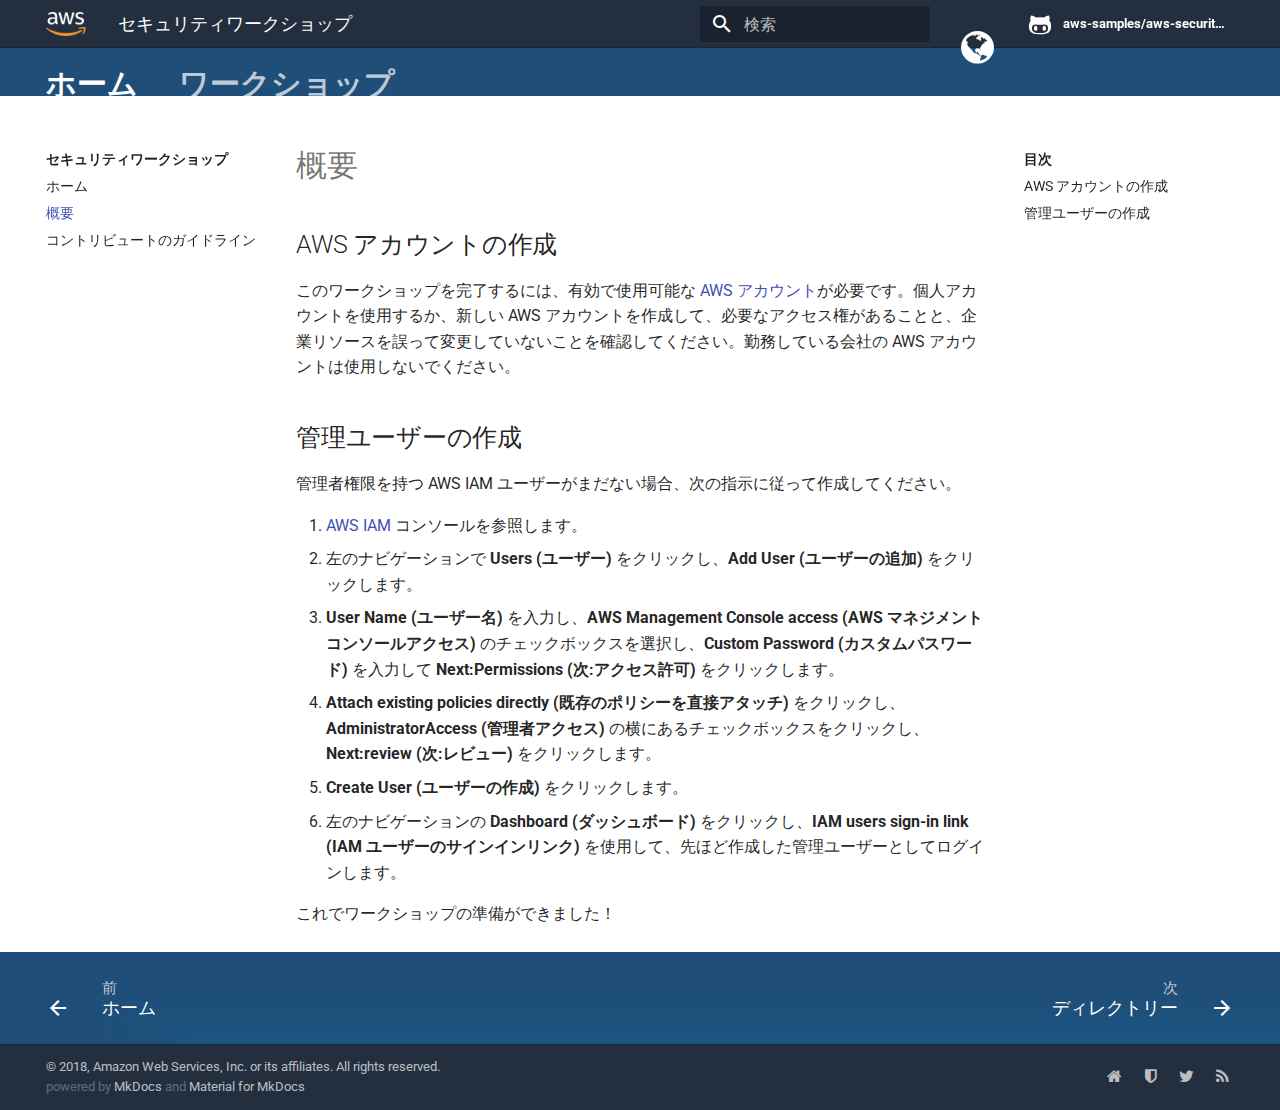
<file: getting-started/index.html>
<!doctype html>
<html lang="ja" class="no-js">
  <head>
    
      <meta charset="utf-8">
      <meta name="viewport" content="width=device-width,initial-scale=1">
      <meta http-equiv="x-ua-compatible" content="ie=edge">
      
        <meta name="description" content="A collection of AWS Security related workshops">
      
      
        <link rel="canonical" href="https://awssecworkshops.jp/getting-started/">
      
      
        <meta name="author" content="aws-security-workshops@amazon.com">
      
      
        <meta name="lang:clipboard.copy" content="クリップボードへコピー">
      
        <meta name="lang:clipboard.copied" content="コピーしました">
      
        <meta name="lang:search.language" content="jp">
      
        <meta name="lang:search.pipeline.stopwords" content="True">
      
        <meta name="lang:search.pipeline.trimmer" content="True">
      
        <meta name="lang:search.result.none" content="何も見つかりませんでした">
      
        <meta name="lang:search.result.one" content="1件見つかりました">
      
        <meta name="lang:search.result.other" content="#件見つかりました">
      
        <meta name="lang:search.tokenizer" content="[\s\-　、。，．]+">
      
      <link rel="shortcut icon" href="../assets/images/aws-favicon.ico">
      <meta name="generator" content="mkdocs-1.0.4, mkdocs-material-4.0.2">
    
    
      
        <title>概要 - セキュリティワークショップ</title>
      
    
    
      <link rel="stylesheet" href="../assets/stylesheets/application.982221ab.css">
      
      
    
    
      <script src="../assets/javascripts/modernizr.1f0bcf2b.js"></script>
    
    
      
        <link href="https://fonts.gstatic.com" rel="preconnect" crossorigin>
        <link rel="stylesheet" href="https://fonts.googleapis.com/css?family=Roboto:300,400,400i,700|Roboto+Mono">
        <style>body,input{font-family:"Roboto","Helvetica Neue",Helvetica,Arial,sans-serif}code,kbd,pre{font-family:"Roboto Mono","Courier New",Courier,monospace}</style>
      
    
    <link rel="stylesheet" href="../assets/fonts/material-icons.css">
    
    
      <link rel="stylesheet" href="../stylesheets/custom.css">
    
    
      
    
    
  </head>
  
    <body dir="ltr">
  
    <svg class="md-svg">
      <defs>
        
        
          <svg xmlns="http://www.w3.org/2000/svg" width="416" height="448"
    viewBox="0 0 416 448" id="__github">
  <path fill="currentColor" d="M160 304q0 10-3.125 20.5t-10.75 19-18.125
        8.5-18.125-8.5-10.75-19-3.125-20.5 3.125-20.5 10.75-19 18.125-8.5
        18.125 8.5 10.75 19 3.125 20.5zM320 304q0 10-3.125 20.5t-10.75
        19-18.125 8.5-18.125-8.5-10.75-19-3.125-20.5 3.125-20.5 10.75-19
        18.125-8.5 18.125 8.5 10.75 19 3.125 20.5zM360
        304q0-30-17.25-51t-46.75-21q-10.25 0-48.75 5.25-17.75 2.75-39.25
        2.75t-39.25-2.75q-38-5.25-48.75-5.25-29.5 0-46.75 21t-17.25 51q0 22 8
        38.375t20.25 25.75 30.5 15 35 7.375 37.25 1.75h42q20.5 0
        37.25-1.75t35-7.375 30.5-15 20.25-25.75 8-38.375zM416 260q0 51.75-15.25
        82.75-9.5 19.25-26.375 33.25t-35.25 21.5-42.5 11.875-42.875 5.5-41.75
        1.125q-19.5 0-35.5-0.75t-36.875-3.125-38.125-7.5-34.25-12.875-30.25-20.25-21.5-28.75q-15.5-30.75-15.5-82.75
        0-59.25 34-99-6.75-20.5-6.75-42.5 0-29 12.75-54.5 27 0 47.5 9.875t47.25
        30.875q36.75-8.75 77.25-8.75 37 0 70 8 26.25-20.5
        46.75-30.25t47.25-9.75q12.75 25.5 12.75 54.5 0 21.75-6.75 42 34 40 34
        99.5z" />
</svg>
        
      </defs>
    </svg>
    <input class="md-toggle" data-md-toggle="drawer" type="checkbox" id="__drawer" autocomplete="off">
    <input class="md-toggle" data-md-toggle="search" type="checkbox" id="__search" autocomplete="off">
    <label class="md-overlay" data-md-component="overlay" for="__drawer"></label>
    
      <a href="#_1" tabindex="1" class="md-skip">
        Skip to content
      </a>
    
    
      <!--
  Copyright (c) 2016-2018 Martin Donath <martin.donath@squidfunk.com>
  Permission is hereby granted, free of charge, to any person obtaining a copy
  of this software and associated documentation files (the "Software"), to
  deal in the Software without restriction, including without limitation the
  rights to use, copy, modify, merge, publish, distribute, sublicense, and/or
  sell copies of the Software, and to permit persons to whom the Software is
  furnished to do so, subject to the following conditions:
  The above copyright notice and this permission notice shall be included in
  all copies or substantial portions of the Software.
  THE SOFTWARE IS PROVIDED "AS IS", WITHOUT WARRANTY OF ANY KIND, EXPRESS OR
  IMPLIED, INCLUDING BUT NOT LIMITED TO THE WARRANTIES OF MERCHANTABILITY,
  FITNESS FOR A PARTICULAR PURPOSE AND NON-INFRINGEMENT. IN NO EVENT SHALL THE
  AUTHORS OR COPYRIGHT HOLDERS BE LIABLE FOR ANY CLAIM, DAMAGES OR OTHER
  LIABILITY, WHETHER IN AN ACTION OF CONTRACT, TORT OR OTHERWISE, ARISING
  FROM, OUT OF OR IN CONNECTION WITH THE SOFTWARE OR THE USE OR OTHER DEALINGS
  IN THE SOFTWARE.
-->

<!-- Application header -->
<header class="md-header" data-md-component="header">

    <!-- Top-level navigation -->
    <nav class="md-header-nav md-grid">
      <div class="md-flex">
  
        <!-- Link to home -->
        <div class="md-flex__cell md-flex__cell--shrink">
          <a href="https://aws.amazon.com/"
              title="Amazon Web Services"
              class="md-header-nav__button md-logo">
            
              <img src="../assets/images/aws_smile_logo.png" width="40" height="24" />
            
          </a>
        </div>
  
        <!-- Button to toggle drawer -->
        <div class="md-flex__cell md-flex__cell--shrink">
          <label class="md-icon md-icon--menu md-header-nav__button"
              for="__drawer"></label>
        </div>
  
        <!-- Header title -->
        <div class="md-flex__cell md-flex__cell--stretch">
          <div class="md-flex__ellipsis md-header-nav__title"
              data-md-component="title">
            
              
                <span class="md-header-nav__topic">
                  セキュリティワークショップ
                </span>
                <span class="md-header-nav__topic">
                  概要
                </span>
              
            
          </div>
        </div>
  
        <!-- Button to open search dialogue -->
        <div class="md-flex__cell md-flex__cell--shrink">
          
            
              <label class="md-icon md-icon--search md-header-nav__button"
                  for="__search"></label>
  
              <!-- Search interface -->
              
<div class="md-search" data-md-component="search" role="dialog">
  <label class="md-search__overlay" for="__search"></label>
  <div class="md-search__inner" role="search">
    <form class="md-search__form" name="search">
      <input type="text" class="md-search__input" name="query" placeholder="検索" autocapitalize="off" autocorrect="off" autocomplete="off" spellcheck="false" data-md-component="query" data-md-state="active">
      <label class="md-icon md-search__icon" for="__search"></label>
      <button type="reset" class="md-icon md-search__icon" data-md-component="reset" tabindex="-1">
        &#xE5CD;
      </button>
    </form>
    <div class="md-search__output">
      <div class="md-search__scrollwrap" data-md-scrollfix>
        <div class="md-search-result" data-md-component="result">
          <div class="md-search-result__meta">
            検索キーワードを入力してください
          </div>
          <ol class="md-search-result__list"></ol>
        </div>
      </div>
    </div>
  </div>
</div>
            
          
        </div>
        <div class="md-flex__cell md-flex__cell--shrink">
            <div class="md-flex__ellipsis md-header-nav__lang">
                <div class="md-lang-drop">
                    <button onclick="langToggle()" class="md-lang-dropbtn fa fa-globe"></button>
                    <div id="mdDropMenu" class="md-dropdown-content">
                        <a href="https://awssecworkshops.com/">EN</a>
                    </div>
                </div>
            </div>
        </div>
  
        <!-- Repository containing source -->
        
          <div class="md-flex__cell md-flex__cell--shrink">
            <div class="md-header-nav__source">
              


  

<a href="https://github.com/aws-samples/aws-security-workshops-jp/" title="リポジトリへ" class="md-source" data-md-source="github">
  
    <div class="md-source__icon">
      <svg viewBox="0 0 24 24" width="24" height="24">
        <use xlink:href="#__github" width="24" height="24"></use>
      </svg>
    </div>
  
  <div class="md-source__repository">
    aws-samples/aws-security-workshops-jp
  </div>
</a>
            </div>
          </div>
        
      </div>
    </nav>
  </header>
    
    <div class="md-container">
      
        
      
      
        

<nav class="md-tabs" data-md-component="tabs">
  <div class="md-tabs__inner md-grid">
    <ul class="md-tabs__list">
      
        
  <li class="md-tabs__item">
    
      <a href=".." title="ホーム" class="md-tabs__link md-tabs__link--active">
        ホーム
      </a>
    
  </li>

      
        
      
        
  
  
    <li class="md-tabs__item">
      
        <a href="../workshops/" title="ワークショップ" class="md-tabs__link">
          ワークショップ
        </a>
      
    </li>
  

      
        
      
    </ul>
  </div>
</nav>
      
      <main class="md-main">
        <div class="md-main__inner md-grid" data-md-component="container">
          
            
              <div class="md-sidebar md-sidebar--primary" data-md-component="navigation">
                <div class="md-sidebar__scrollwrap">
                  <div class="md-sidebar__inner">
                    <nav class="md-nav md-nav--primary" data-md-level="0">
  <label class="md-nav__title md-nav__title--site" for="__drawer">
    <a href="https://awssecworkshops.jp" title="セキュリティワークショップ" class="md-nav__button md-logo">
      
        <img src="../assets/images/aws_smile_logo.png" width="48" height="48">
      
    </a>
    セキュリティワークショップ
  </label>
  
    <div class="md-nav__source">
      


  

<a href="https://github.com/aws-samples/aws-security-workshops-jp/" title="リポジトリへ" class="md-source" data-md-source="github">
  
    <div class="md-source__icon">
      <svg viewBox="0 0 24 24" width="24" height="24">
        <use xlink:href="#__github" width="24" height="24"></use>
      </svg>
    </div>
  
  <div class="md-source__repository">
    aws-samples/aws-security-workshops-jp
  </div>
</a>
    </div>
  
  <ul class="md-nav__list" data-md-scrollfix>
    
      
      
      


  <li class="md-nav__item">
    <a href=".." title="ホーム" class="md-nav__link">
      ホーム
    </a>
  </li>

    
      
      
      

  


  <li class="md-nav__item md-nav__item--active">
    
    <input class="md-toggle md-nav__toggle" data-md-toggle="toc" type="checkbox" id="__toc">
    
      
    
    
      <label class="md-nav__link md-nav__link--active" for="__toc">
        概要
      </label>
    
    <a href="./" title="概要" class="md-nav__link md-nav__link--active">
      概要
    </a>
    
      
<nav class="md-nav md-nav--secondary">
  
  
    
  
  
    <label class="md-nav__title" for="__toc">目次</label>
    <ul class="md-nav__list" data-md-scrollfix>
      
        <li class="md-nav__item">
  <a href="#aws" title="AWS アカウントの作成" class="md-nav__link">
    AWS アカウントの作成
  </a>
  
</li>
      
        <li class="md-nav__item">
  <a href="#_2" title="管理ユーザーの作成" class="md-nav__link">
    管理ユーザーの作成
  </a>
  
</li>
      
      
      
      
      
    </ul>
  
</nav>
    
  </li>

    
      
      
      


  <li class="md-nav__item md-nav__item--nested">
    
      <input class="md-toggle md-nav__toggle" data-md-toggle="nav-3" type="checkbox" id="nav-3">
    
    <label class="md-nav__link" for="nav-3">
      ワークショップ
    </label>
    <nav class="md-nav" data-md-component="collapsible" data-md-level="1">
      <label class="md-nav__title" for="nav-3">
        ワークショップ
      </label>
      <ul class="md-nav__list" data-md-scrollfix>
        
        
          
          
          


  <li class="md-nav__item">
    <a href="../workshops/" title="ディレクトリー" class="md-nav__link">
      ディレクトリー
    </a>
  </li>

        
          
          
          


  <li class="md-nav__item">
    <a href="https://scaling-threat-detection.awssecworkshops.jp/" title="AWS 環境における脅威検知と対応" class="md-nav__link">
      AWS 環境における脅威検知と対応
    </a>
  </li>

        
      </ul>
    </nav>
  </li>

    
      
      
      


  <li class="md-nav__item">
    <a href="../contribute/" title="コントリビュートのガイドライン" class="md-nav__link">
      コントリビュートのガイドライン
    </a>
  </li>

    
  </ul>
</nav>
                  </div>
                </div>
              </div>
            
            
              <div class="md-sidebar md-sidebar--secondary" data-md-component="toc">
                <div class="md-sidebar__scrollwrap">
                  <div class="md-sidebar__inner">
                    
<nav class="md-nav md-nav--secondary">
  
  
    
  
  
    <label class="md-nav__title" for="__toc">目次</label>
    <ul class="md-nav__list" data-md-scrollfix>
      
        <li class="md-nav__item">
  <a href="#aws" title="AWS アカウントの作成" class="md-nav__link">
    AWS アカウントの作成
  </a>
  
</li>
      
        <li class="md-nav__item">
  <a href="#_2" title="管理ユーザーの作成" class="md-nav__link">
    管理ユーザーの作成
  </a>
  
</li>
      
      
      
      
      
    </ul>
  
</nav>
                  </div>
                </div>
              </div>
            
          
          <div class="md-content">
            <article class="md-content__inner md-typeset">
              
                
                  <a href="https://github.com/aws-samples/aws-security-workshops-jp/edit/master/docs/getting-started.md" title="編集" class="md-icon md-content__icon">&#xE3C9;</a>
                
                
                <h1 id="_1">概要</h1>
<h2 id="aws">AWS アカウントの作成</h2>
<p>このワークショップを完了するには、有効で使用可能な <a href="https://aws.amazon.com/getting-started/" target="_blank">AWS アカウント</a>が必要です。個人アカウントを使用するか、新しい AWS アカウントを作成して、必要なアクセス権があることと、企業リソースを誤って変更していないことを確認してください。勤務している会社の AWS アカウントは使用しないでください。</p>
<h2 id="_2">管理ユーザーの作成</h2>
<p>管理者権限を持つ AWS IAM ユーザーがまだない場合、次の指示に従って作成してください。</p>
<ol>
<li><a href="https://console.aws.amazon.com/iam/" target="_blank">AWS IAM</a> コンソールを参照します。</li>
<li>左のナビゲーションで <strong>Users (ユーザー)</strong> をクリックし、<strong>Add User (ユーザーの追加)</strong> をクリックします。</li>
<li><strong>User Name (ユーザー名)</strong> を入力し、<strong>AWS Management Console access (AWS マネジメントコンソールアクセス)</strong> のチェックボックスを選択し、<strong>Custom Password (カスタムパスワード)</strong> を入力して <strong>Next:Permissions (次:アクセス許可)</strong> をクリックします。</li>
<li><strong>Attach existing policies directly (既存のポリシーを直接アタッチ)</strong> をクリックし、<strong>AdministratorAccess (管理者アクセス)</strong> の横にあるチェックボックスをクリックし、<strong>Next:review (次:レビュー)</strong> をクリックします。</li>
<li><strong>Create User (ユーザーの作成)</strong> をクリックします。</li>
<li>左のナビゲーションの <strong>Dashboard (ダッシュボード)</strong> をクリックし、<strong>IAM users sign-in link (IAM ユーザーのサインインリンク)</strong> を使用して、先ほど作成した管理ユーザーとしてログインします。</li>
</ol>
<p>これでワークショップの準備ができました！</p>
<!--
## クレジットの追加 (オプション)

AWS が主催するイベントの一部としてこのワークショップを行っている場合、費用を負担するクレジットを受け取ります。クレジットを入力する手順は次のとおりです。

1.  <a href="https://console.aws.amazon.com/billing/home?#/credits" target="_blank">AWS アカウント設定</a> コンソールを参照します。
2.  受け取った **Promo Code (販促コード)** を入力します (ワークショップの最初に渡されます)。
3.  **Security Check (セキュリティチェック)** を入力し、**Redeem (清算)** をクリックします。

これでワークショップの準備ができました!
--!>
                
                  
                
              
              
                


              
            </article>
          </div>
        </div>
      </main>
      
        
<footer class="md-footer">
  
    <div class="md-footer-nav">
      <nav class="md-footer-nav__inner md-grid">
        
          <a href=".." title="ホーム" class="md-flex md-footer-nav__link md-footer-nav__link--prev" rel="prev">
            <div class="md-flex__cell md-flex__cell--shrink">
              <i class="md-icon md-icon--arrow-back md-footer-nav__button"></i>
            </div>
            <div class="md-flex__cell md-flex__cell--stretch md-footer-nav__title">
              <span class="md-flex__ellipsis">
                <span class="md-footer-nav__direction">
                  前
                </span>
                ホーム
              </span>
            </div>
          </a>
        
        
          <a href="../workshops/" title="ディレクトリー" class="md-flex md-footer-nav__link md-footer-nav__link--next" rel="next">
            <div class="md-flex__cell md-flex__cell--stretch md-footer-nav__title">
              <span class="md-flex__ellipsis">
                <span class="md-footer-nav__direction">
                  次
                </span>
                ディレクトリー
              </span>
            </div>
            <div class="md-flex__cell md-flex__cell--shrink">
              <i class="md-icon md-icon--arrow-forward md-footer-nav__button"></i>
            </div>
          </a>
        
      </nav>
    </div>
  
  <div class="md-footer-meta md-typeset">
    <div class="md-footer-meta__inner md-grid">
      <div class="md-footer-copyright">
        
          <div class="md-footer-copyright__highlight">
            &copy; 2018, Amazon Web Services, Inc. or its affiliates. All rights reserved.
          </div>
        
        powered by
        <a href="https://www.mkdocs.org">MkDocs</a>
        and
        <a href="https://squidfunk.github.io/mkdocs-material/">
          Material for MkDocs</a>
      </div>
      
  <div class="md-footer-social">
    <link rel="stylesheet" href="../assets/fonts/font-awesome.css">
    
      <a href="https://awssecworkshops.jp" class="md-footer-social__link fa fa-home"></a>
    
      <a href="https://aws.amazon.com/security/" class="md-footer-social__link fa fa-shield"></a>
    
      <a href="https://twitter.com/awssecurityinfo?lang=en" class="md-footer-social__link fa fa-twitter"></a>
    
      <a href="https://aws.amazon.com/blogs/security/" class="md-footer-social__link fa fa-rss"></a>
    
  </div>

    </div>
  </div>
</footer>
      
    </div>
    
      <script src="../assets/javascripts/application.d9aa80ab.js"></script>
      
        
        
          
          <script src="../assets/javascripts/lunr/lunr.stemmer.support.js"></script>
          
            
              
                <script src="../assets/javascripts/lunr/tinyseg.js"></script>
              
              
                <script src="../assets/javascripts/lunr/lunr.jp.js"></script>
              
            
          
          
        
      
      <script>app.initialize({version:"1.0.4",url:{base:".."}})</script>
      
        <script src="../javascripts/extra.js"></script>
      
    
  </body>
</html>
</file>
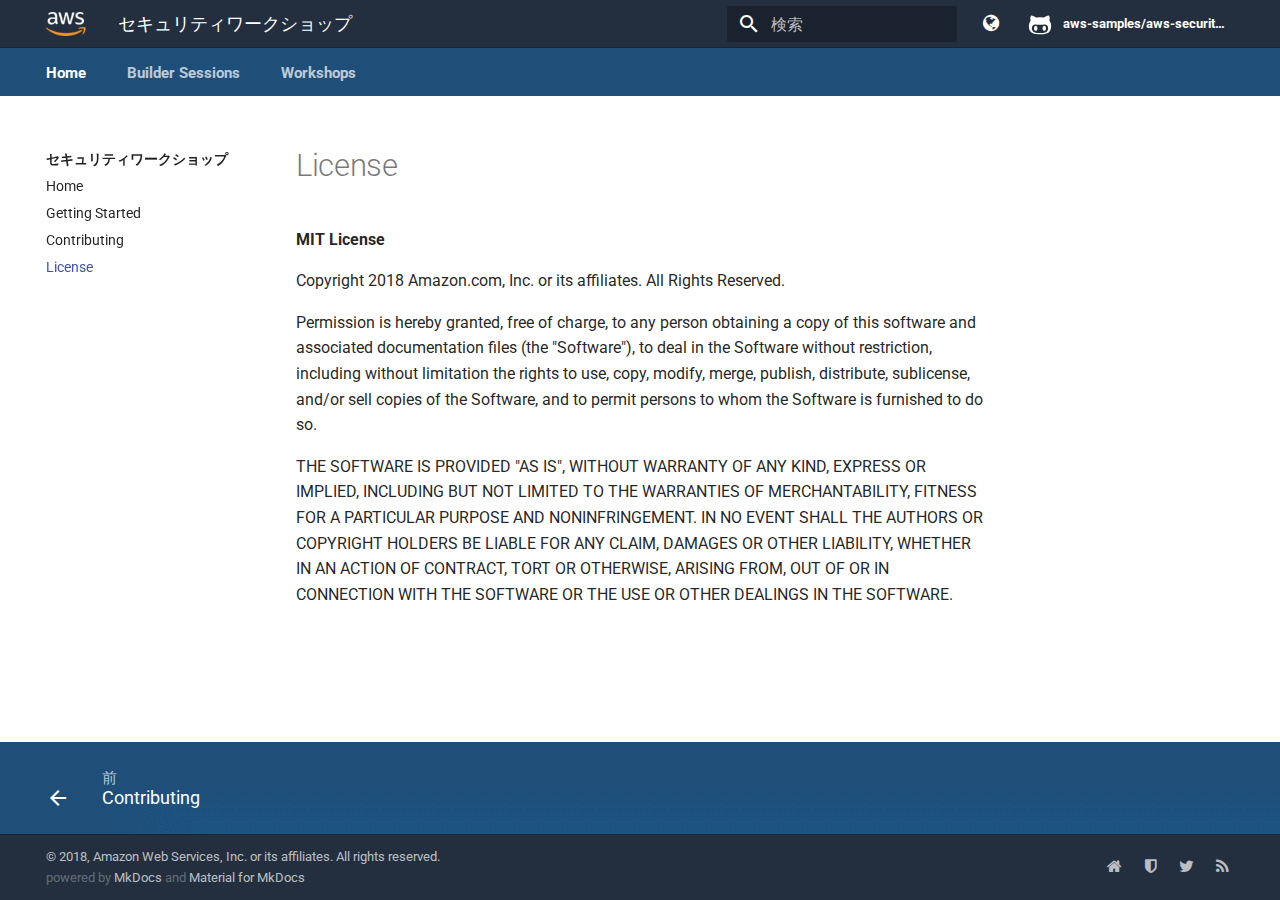
<file: license/index.html>
<!DOCTYPE html>
<html lang="ja" class="no-js">
  <head>
    
      <meta charset="utf-8">
      <meta name="viewport" content="width=device-width,initial-scale=1">
      <meta http-equiv="x-ua-compatible" content="ie=edge">
      
        <meta name="description" content="A collection of AWS Security related workshops">
      
      
        <link rel="canonical" href="https://awssecworkshops.jp/license/">
      
      
        <meta name="author" content="aws-security-workshops@amazon.com">
      
      
        <meta name="lang:clipboard.copy" content="クリップボードへコピー">
      
        <meta name="lang:clipboard.copied" content="コピーしました">
      
        <meta name="lang:search.language" content="jp">
      
        <meta name="lang:search.pipeline.stopwords" content="True">
      
        <meta name="lang:search.pipeline.trimmer" content="True">
      
        <meta name="lang:search.result.none" content="何も見つかりませんでした">
      
        <meta name="lang:search.result.one" content="1件見つかりました">
      
        <meta name="lang:search.result.other" content="#件見つかりました">
      
        <meta name="lang:search.tokenizer" content="[\s\-　、。，．]+">
      
      <link rel="shortcut icon" href="../assets/images/aws-favicon.ico">
      <meta name="generator" content="mkdocs-1.0.4, mkdocs-material-3.1.0">
    
    
      
        <title>License - セキュリティワークショップ</title>
      
    
    
      <link rel="stylesheet" href="../assets/stylesheets/application.11e41852.css">
      
      
    
    
      <script src="../assets/javascripts/modernizr.20ef595d.js"></script>
    
    
      
        <link href="https://fonts.gstatic.com" rel="preconnect" crossorigin>
        <link rel="stylesheet" href="https://fonts.googleapis.com/css?family=Roboto:300,400,400i,700|Roboto+Mono">
        <style>body,input{font-family:"Roboto","Helvetica Neue",Helvetica,Arial,sans-serif}code,kbd,pre{font-family:"Roboto Mono","Courier New",Courier,monospace}</style>
      
    
    <link rel="stylesheet" href="../assets/fonts/material-icons.css">
    
    
      <link rel="stylesheet" href="../stylesheets/custom.css">
    
    
  </head>
  
    <body dir="ltr">
  
    <svg class="md-svg">
      <defs>
        
        
          <svg xmlns="http://www.w3.org/2000/svg" width="416" height="448"
    viewBox="0 0 416 448" id="__github">
  <path fill="currentColor" d="M160 304q0 10-3.125 20.5t-10.75 19-18.125
        8.5-18.125-8.5-10.75-19-3.125-20.5 3.125-20.5 10.75-19 18.125-8.5
        18.125 8.5 10.75 19 3.125 20.5zM320 304q0 10-3.125 20.5t-10.75
        19-18.125 8.5-18.125-8.5-10.75-19-3.125-20.5 3.125-20.5 10.75-19
        18.125-8.5 18.125 8.5 10.75 19 3.125 20.5zM360
        304q0-30-17.25-51t-46.75-21q-10.25 0-48.75 5.25-17.75 2.75-39.25
        2.75t-39.25-2.75q-38-5.25-48.75-5.25-29.5 0-46.75 21t-17.25 51q0 22 8
        38.375t20.25 25.75 30.5 15 35 7.375 37.25 1.75h42q20.5 0
        37.25-1.75t35-7.375 30.5-15 20.25-25.75 8-38.375zM416 260q0 51.75-15.25
        82.75-9.5 19.25-26.375 33.25t-35.25 21.5-42.5 11.875-42.875 5.5-41.75
        1.125q-19.5 0-35.5-0.75t-36.875-3.125-38.125-7.5-34.25-12.875-30.25-20.25-21.5-28.75q-15.5-30.75-15.5-82.75
        0-59.25 34-99-6.75-20.5-6.75-42.5 0-29 12.75-54.5 27 0 47.5 9.875t47.25
        30.875q36.75-8.75 77.25-8.75 37 0 70 8 26.25-20.5
        46.75-30.25t47.25-9.75q12.75 25.5 12.75 54.5 0 21.75-6.75 42 34 40 34
        99.5z" />
</svg>
        
      </defs>
    </svg>
    <input class="md-toggle" data-md-toggle="drawer" type="checkbox" id="__drawer" autocomplete="off">
    <input class="md-toggle" data-md-toggle="search" type="checkbox" id="__search" autocomplete="off">
    <label class="md-overlay" data-md-component="overlay" for="__drawer"></label>
    
      <a href="#license" tabindex="1" class="md-skip">
        Skip to content
      </a>
    
    
      <!--
  Copyright (c) 2016-2018 Martin Donath <martin.donath@squidfunk.com>
  Permission is hereby granted, free of charge, to any person obtaining a copy
  of this software and associated documentation files (the "Software"), to
  deal in the Software without restriction, including without limitation the
  rights to use, copy, modify, merge, publish, distribute, sublicense, and/or
  sell copies of the Software, and to permit persons to whom the Software is
  furnished to do so, subject to the following conditions:
  The above copyright notice and this permission notice shall be included in
  all copies or substantial portions of the Software.
  THE SOFTWARE IS PROVIDED "AS IS", WITHOUT WARRANTY OF ANY KIND, EXPRESS OR
  IMPLIED, INCLUDING BUT NOT LIMITED TO THE WARRANTIES OF MERCHANTABILITY,
  FITNESS FOR A PARTICULAR PURPOSE AND NON-INFRINGEMENT. IN NO EVENT SHALL THE
  AUTHORS OR COPYRIGHT HOLDERS BE LIABLE FOR ANY CLAIM, DAMAGES OR OTHER
  LIABILITY, WHETHER IN AN ACTION OF CONTRACT, TORT OR OTHERWISE, ARISING
  FROM, OUT OF OR IN CONNECTION WITH THE SOFTWARE OR THE USE OR OTHER DEALINGS
  IN THE SOFTWARE.
-->

<!-- Application header -->
<header class="md-header" data-md-component="header">

    <!-- Top-level navigation -->
    <nav class="md-header-nav md-grid">
      <div class="md-flex">
  
        <!-- Link to home -->
        <div class="md-flex__cell md-flex__cell--shrink">
          <a href="https://aws.amazon.com/"
              title="Amazon Web Services"
              class="md-header-nav__button md-logo">
            
              <img src="../assets/images/aws_smile_logo.png" width="40" height="24" />
            
          </a>
        </div>
  
        <!-- Button to toggle drawer -->
        <div class="md-flex__cell md-flex__cell--shrink">
          <label class="md-icon md-icon--menu md-header-nav__button"
              for="__drawer"></label>
        </div>
  
        <!-- Header title -->
        <div class="md-flex__cell md-flex__cell--stretch">
          <div class="md-flex__ellipsis md-header-nav__title"
              data-md-component="title">
            
              
                <span class="md-header-nav__topic">
                  セキュリティワークショップ
                </span>
                <span class="md-header-nav__topic">
                  License
                </span>
              
            
          </div>
        </div>
  
        <!-- Button to open search dialogue -->
        <div class="md-flex__cell md-flex__cell--shrink">
          
            
              <label class="md-icon md-icon--search md-header-nav__button"
                  for="__search"></label>
  
              <!-- Search interface -->
              
<div class="md-search" data-md-component="search" role="dialog">
  <label class="md-search__overlay" for="__search"></label>
  <div class="md-search__inner" role="search">
    <form class="md-search__form" name="search">
      <input type="text" class="md-search__input" name="query" placeholder="検索" autocapitalize="off" autocorrect="off" autocomplete="off" spellcheck="false" data-md-component="query" data-md-state="active">
      <label class="md-icon md-search__icon" for="__search"></label>
      <button type="reset" class="md-icon md-search__icon" data-md-component="reset" tabindex="-1">
        &#xE5CD;
      </button>
    </form>
    <div class="md-search__output">
      <div class="md-search__scrollwrap" data-md-scrollfix>
        <div class="md-search-result" data-md-component="result">
          <div class="md-search-result__meta">
            検索キーワードを入力してください
          </div>
          <ol class="md-search-result__list"></ol>
        </div>
      </div>
    </div>
  </div>
</div>
            
          
        </div>
        <div class="md-flex__cell md-flex__cell--shrink">
            <div class="md-flex__ellipsis md-header-nav__lang">
                <div class="md-lang-drop">
                    <button onclick="langToggle()" class="md-lang-dropbtn fa fa-globe"></button>
                    <div id="mdDropMenu" class="md-dropdown-content">
                        <a href="https://awssecworkshops.com/">EN</a>
                    </div>
                </div>
            </div>
        </div>
  
        <!-- Repository containing source -->
        
          <div class="md-flex__cell md-flex__cell--shrink">
            <div class="md-header-nav__source">
              


  


  <a href="https://github.com/aws-samples/aws-security-workshops-jp/" title="リポジトリへ" class="md-source" data-md-source="github">
    
      <div class="md-source__icon">
        <svg viewBox="0 0 24 24" width="24" height="24">
          <use xlink:href="#__github" width="24" height="24"></use>
        </svg>
      </div>
    
    <div class="md-source__repository">
      aws-samples/aws-security-workshops-jp
    </div>
  </a>

            </div>
          </div>
        
      </div>
    </nav>
  </header>
    
    <div class="md-container">
      
        
      
      
        

<nav class="md-tabs" data-md-component="tabs">
  <div class="md-tabs__inner md-grid">
    <ul class="md-tabs__list">
      
        
  <li class="md-tabs__item">
    
      <a href=".." title="Home" class="md-tabs__link md-tabs__link--active">
        Home
      </a>
    
  </li>

      
        
      
        
  
  
    <li class="md-tabs__item">
      
        <a href="../builder-sessions/" title="Builder Sessions" class="md-tabs__link">
          Builder Sessions
        </a>
      
    </li>
  

      
        
  
  
    <li class="md-tabs__item">
      
        <a href="../workshops/" title="Workshops" class="md-tabs__link">
          Workshops
        </a>
      
    </li>
  

      
        
      
        
      
    </ul>
  </div>
</nav>
      
      <main class="md-main">
        <div class="md-main__inner md-grid" data-md-component="container">
          
            
              <div class="md-sidebar md-sidebar--primary" data-md-component="navigation">
                <div class="md-sidebar__scrollwrap">
                  <div class="md-sidebar__inner">
                    <nav class="md-nav md-nav--primary" data-md-level="0">
  <label class="md-nav__title md-nav__title--site" for="__drawer">
    <a href="https://awssecworkshops.jp" title="セキュリティワークショップ" class="md-nav__button md-logo">
      
        <img src="../assets/images/aws_smile_logo.png" width="48" height="48">
      
    </a>
    セキュリティワークショップ
  </label>
  
    <div class="md-nav__source">
      


  


  <a href="https://github.com/aws-samples/aws-security-workshops-jp/" title="リポジトリへ" class="md-source" data-md-source="github">
    
      <div class="md-source__icon">
        <svg viewBox="0 0 24 24" width="24" height="24">
          <use xlink:href="#__github" width="24" height="24"></use>
        </svg>
      </div>
    
    <div class="md-source__repository">
      aws-samples/aws-security-workshops-jp
    </div>
  </a>

    </div>
  
  <ul class="md-nav__list" data-md-scrollfix>
    
      
      
      


  <li class="md-nav__item">
    <a href=".." title="Home" class="md-nav__link">
      Home
    </a>
  </li>

    
      
      
      


  <li class="md-nav__item">
    <a href="../getting-started/" title="Getting Started" class="md-nav__link">
      Getting Started
    </a>
  </li>

    
      
      
      


  <li class="md-nav__item md-nav__item--nested">
    
      <input class="md-toggle md-nav__toggle" data-md-toggle="nav-3" type="checkbox" id="nav-3">
    
    <label class="md-nav__link" for="nav-3">
      Builder Sessions
    </label>
    <nav class="md-nav" data-md-component="collapsible" data-md-level="1">
      <label class="md-nav__title" for="nav-3">
        Builder Sessions
      </label>
      <ul class="md-nav__list" data-md-scrollfix>
        
        
          
          
          


  <li class="md-nav__item">
    <a href="../builder-sessions/" title="Directory" class="md-nav__link">
      Directory
    </a>
  </li>

        
      </ul>
    </nav>
  </li>

    
      
      
      


  <li class="md-nav__item md-nav__item--nested">
    
      <input class="md-toggle md-nav__toggle" data-md-toggle="nav-4" type="checkbox" id="nav-4">
    
    <label class="md-nav__link" for="nav-4">
      Workshops
    </label>
    <nav class="md-nav" data-md-component="collapsible" data-md-level="1">
      <label class="md-nav__title" for="nav-4">
        Workshops
      </label>
      <ul class="md-nav__list" data-md-scrollfix>
        
        
          
          
          


  <li class="md-nav__item">
    <a href="../workshops/" title="Directory" class="md-nav__link">
      Directory
    </a>
  </li>

        
          
          
          


  <li class="md-nav__item md-nav__item--nested">
    
      <input class="md-toggle md-nav__toggle" data-md-toggle="nav-4-2" type="checkbox" id="nav-4-2">
    
    <label class="md-nav__link" for="nav-4-2">
      Scaling threat detection and response on AWS
    </label>
    <nav class="md-nav" data-md-component="collapsible" data-md-level="2">
      <label class="md-nav__title" for="nav-4-2">
        Scaling threat detection and response on AWS
      </label>
      <ul class="md-nav__list" data-md-scrollfix>
        
        
          
          
          


  <li class="md-nav__item">
    <a href="../workshops/threat-detection-remediation/" title="Overview" class="md-nav__link">
      Overview
    </a>
  </li>

        
          
          
          


  <li class="md-nav__item">
    <a href="../workshops/threat-detection-remediation/01-environment-setup/" title="Module 1: Environment Build" class="md-nav__link">
      Module 1: Environment Build
    </a>
  </li>

        
          
          
          


  <li class="md-nav__item">
    <a href="../workshops/threat-detection-remediation/02-attack-simulation/" title="Module 2: Attack Simulation" class="md-nav__link">
      Module 2: Attack Simulation
    </a>
  </li>

        
          
          
          


  <li class="md-nav__item">
    <a href="../workshops/threat-detection-remediation/03-detection-and-remediation/" title="Module 3: Detect & Respond" class="md-nav__link">
      Module 3: Detect & Respond
    </a>
  </li>

        
          
          
          


  <li class="md-nav__item">
    <a href="../workshops/threat-detection-remediation/04-review-and-discussion/" title="Module 4: Discussion" class="md-nav__link">
      Module 4: Discussion
    </a>
  </li>

        
      </ul>
    </nav>
  </li>

        
      </ul>
    </nav>
  </li>

    
      
      
      


  <li class="md-nav__item">
    <a href="../contribute/" title="Contributing" class="md-nav__link">
      Contributing
    </a>
  </li>

    
      
      
      

  


  <li class="md-nav__item md-nav__item--active">
    
    <input class="md-toggle md-nav__toggle" data-md-toggle="toc" type="checkbox" id="__toc">
    
      
    
    
    <a href="./" title="License" class="md-nav__link md-nav__link--active">
      License
    </a>
    
  </li>

    
  </ul>
</nav>
                  </div>
                </div>
              </div>
            
            
              <div class="md-sidebar md-sidebar--secondary" data-md-component="toc">
                <div class="md-sidebar__scrollwrap">
                  <div class="md-sidebar__inner">
                    
<nav class="md-nav md-nav--secondary">
  
  
    
  
  
</nav>
                  </div>
                </div>
              </div>
            
          
          <div class="md-content">
            <article class="md-content__inner md-typeset">
              
                
                  <a href="https://github.com/aws-samples/aws-security-workshops-jp/edit/master/docs/license.md" title="編集" class="md-icon md-content__icon">&#xE3C9;</a>
                
                
                <h1 id="license">License</h1>
<p><strong>MIT License</strong></p>
<p>Copyright 2018 Amazon.com, Inc. or its affiliates. All Rights Reserved.</p>
<p>Permission is hereby granted, free of charge, to any person obtaining a copy of this
software and associated documentation files (the "Software"), to deal in the Software
without restriction, including without limitation the rights to use, copy, modify,
merge, publish, distribute, sublicense, and/or sell copies of the Software, and to
permit persons to whom the Software is furnished to do so.</p>
<p>THE SOFTWARE IS PROVIDED "AS IS", WITHOUT WARRANTY OF ANY KIND, EXPRESS OR IMPLIED,
INCLUDING BUT NOT LIMITED TO THE WARRANTIES OF MERCHANTABILITY, FITNESS FOR A
PARTICULAR PURPOSE AND NONINFRINGEMENT. IN NO EVENT SHALL THE AUTHORS OR COPYRIGHT
HOLDERS BE LIABLE FOR ANY CLAIM, DAMAGES OR OTHER LIABILITY, WHETHER IN AN ACTION
OF CONTRACT, TORT OR OTHERWISE, ARISING FROM, OUT OF OR IN CONNECTION WITH THE
SOFTWARE OR THE USE OR OTHER DEALINGS IN THE SOFTWARE.</p>
                
                  
                
              
              
                


              
            </article>
          </div>
        </div>
      </main>
      
        
<footer class="md-footer">
  
    <div class="md-footer-nav">
      <nav class="md-footer-nav__inner md-grid">
        
          <a href="../contribute/" title="Contributing" class="md-flex md-footer-nav__link md-footer-nav__link--prev" rel="prev">
            <div class="md-flex__cell md-flex__cell--shrink">
              <i class="md-icon md-icon--arrow-back md-footer-nav__button"></i>
            </div>
            <div class="md-flex__cell md-flex__cell--stretch md-footer-nav__title">
              <span class="md-flex__ellipsis">
                <span class="md-footer-nav__direction">
                  前
                </span>
                Contributing
              </span>
            </div>
          </a>
        
        
      </nav>
    </div>
  
  <div class="md-footer-meta md-typeset">
    <div class="md-footer-meta__inner md-grid">
      <div class="md-footer-copyright">
        
          <div class="md-footer-copyright__highlight">
            &copy; 2018, Amazon Web Services, Inc. or its affiliates. All rights reserved.
          </div>
        
        powered by
        <a href="https://www.mkdocs.org">MkDocs</a>
        and
        <a href="https://squidfunk.github.io/mkdocs-material/">
          Material for MkDocs</a>
      </div>
      
        
  <div class="md-footer-social">
    <link rel="stylesheet" href="../assets/fonts/font-awesome.css">
    
      <a href="https://awssecworkshops.jp" class="md-footer-social__link fa fa-home"></a>
    
      <a href="https://aws.amazon.com/security/" class="md-footer-social__link fa fa-shield"></a>
    
      <a href="https://twitter.com/awssecurityinfo?lang=en" class="md-footer-social__link fa fa-twitter"></a>
    
      <a href="https://aws.amazon.com/blogs/security/" class="md-footer-social__link fa fa-rss"></a>
    
  </div>

      
    </div>
  </div>
</footer>
      
    </div>
    
      <script src="../assets/javascripts/application.9e1f3b71.js"></script>
      
        
        
          
          <script src="../assets/javascripts/lunr/lunr.stemmer.support.js"></script>
          
            
              
                <script src="../assets/javascripts/lunr/tinyseg.js"></script>
              
              
                <script src="../assets/javascripts/lunr/lunr.jp.js"></script>
              
            
          
          
        
      
      <script>app.initialize({version:"1.0.4",url:{base:".."}})</script>
      
        <script src="../javascripts/extra.js"></script>
      
    
    
      
    
  </body>
</html>
</file>
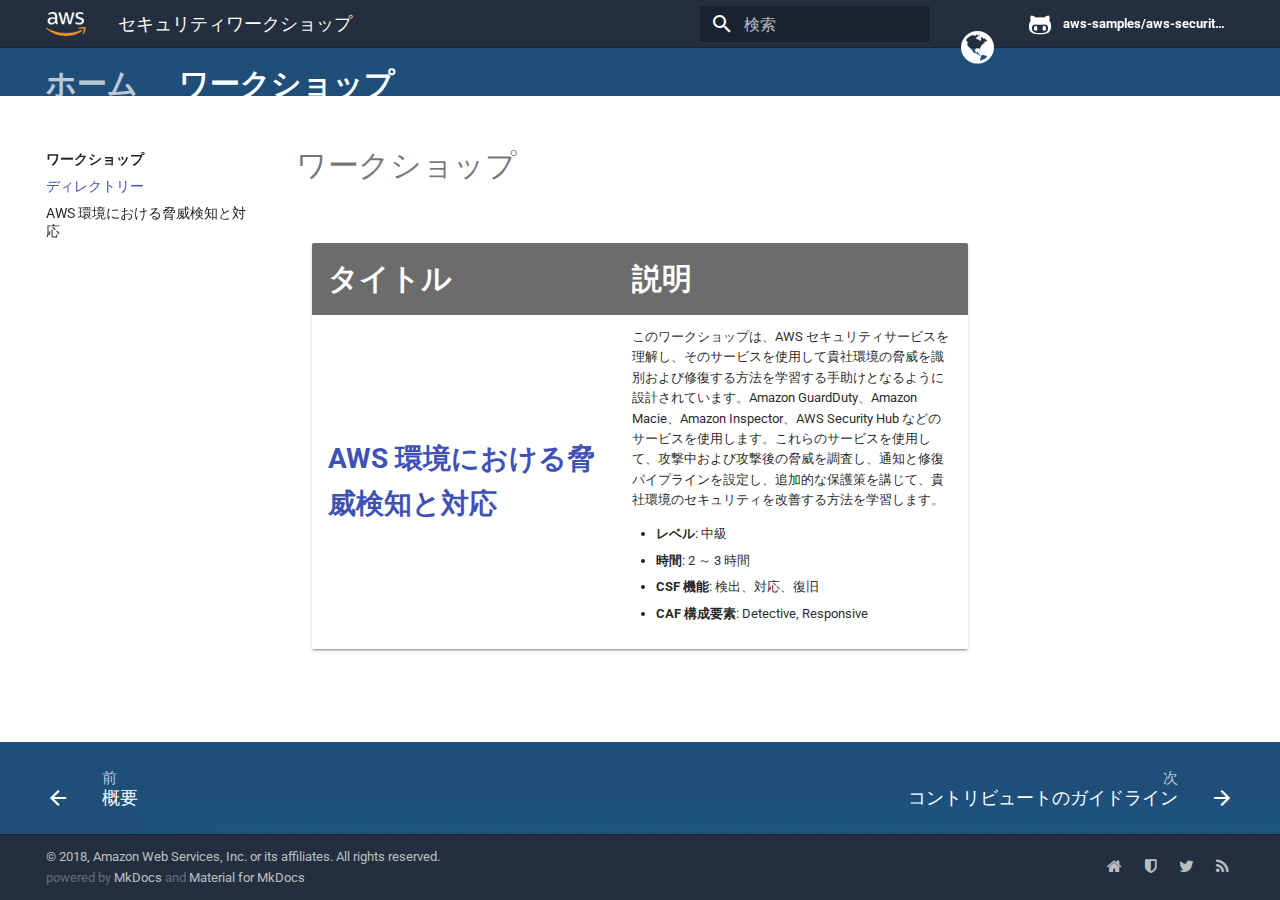
<file: workshops/index.html>
<!doctype html>
<html lang="ja" class="no-js">
  <head>
    
      <meta charset="utf-8">
      <meta name="viewport" content="width=device-width,initial-scale=1">
      <meta http-equiv="x-ua-compatible" content="ie=edge">
      
        <meta name="description" content="A collection of AWS Security related workshops">
      
      
        <link rel="canonical" href="https://awssecworkshops.jp/workshops/">
      
      
        <meta name="author" content="aws-security-workshops@amazon.com">
      
      
        <meta name="lang:clipboard.copy" content="クリップボードへコピー">
      
        <meta name="lang:clipboard.copied" content="コピーしました">
      
        <meta name="lang:search.language" content="jp">
      
        <meta name="lang:search.pipeline.stopwords" content="True">
      
        <meta name="lang:search.pipeline.trimmer" content="True">
      
        <meta name="lang:search.result.none" content="何も見つかりませんでした">
      
        <meta name="lang:search.result.one" content="1件見つかりました">
      
        <meta name="lang:search.result.other" content="#件見つかりました">
      
        <meta name="lang:search.tokenizer" content="[\s\-　、。，．]+">
      
      <link rel="shortcut icon" href="../assets/images/aws-favicon.ico">
      <meta name="generator" content="mkdocs-1.0.4, mkdocs-material-4.0.2">
    
    
      
        <title>ディレクトリー - セキュリティワークショップ</title>
      
    
    
      <link rel="stylesheet" href="../assets/stylesheets/application.982221ab.css">
      
      
    
    
      <script src="../assets/javascripts/modernizr.1f0bcf2b.js"></script>
    
    
      
        <link href="https://fonts.gstatic.com" rel="preconnect" crossorigin>
        <link rel="stylesheet" href="https://fonts.googleapis.com/css?family=Roboto:300,400,400i,700|Roboto+Mono">
        <style>body,input{font-family:"Roboto","Helvetica Neue",Helvetica,Arial,sans-serif}code,kbd,pre{font-family:"Roboto Mono","Courier New",Courier,monospace}</style>
      
    
    <link rel="stylesheet" href="../assets/fonts/material-icons.css">
    
    
      <link rel="stylesheet" href="../stylesheets/custom.css">
    
    
      
    
    
  </head>
  
    <body dir="ltr">
  
    <svg class="md-svg">
      <defs>
        
        
          <svg xmlns="http://www.w3.org/2000/svg" width="416" height="448"
    viewBox="0 0 416 448" id="__github">
  <path fill="currentColor" d="M160 304q0 10-3.125 20.5t-10.75 19-18.125
        8.5-18.125-8.5-10.75-19-3.125-20.5 3.125-20.5 10.75-19 18.125-8.5
        18.125 8.5 10.75 19 3.125 20.5zM320 304q0 10-3.125 20.5t-10.75
        19-18.125 8.5-18.125-8.5-10.75-19-3.125-20.5 3.125-20.5 10.75-19
        18.125-8.5 18.125 8.5 10.75 19 3.125 20.5zM360
        304q0-30-17.25-51t-46.75-21q-10.25 0-48.75 5.25-17.75 2.75-39.25
        2.75t-39.25-2.75q-38-5.25-48.75-5.25-29.5 0-46.75 21t-17.25 51q0 22 8
        38.375t20.25 25.75 30.5 15 35 7.375 37.25 1.75h42q20.5 0
        37.25-1.75t35-7.375 30.5-15 20.25-25.75 8-38.375zM416 260q0 51.75-15.25
        82.75-9.5 19.25-26.375 33.25t-35.25 21.5-42.5 11.875-42.875 5.5-41.75
        1.125q-19.5 0-35.5-0.75t-36.875-3.125-38.125-7.5-34.25-12.875-30.25-20.25-21.5-28.75q-15.5-30.75-15.5-82.75
        0-59.25 34-99-6.75-20.5-6.75-42.5 0-29 12.75-54.5 27 0 47.5 9.875t47.25
        30.875q36.75-8.75 77.25-8.75 37 0 70 8 26.25-20.5
        46.75-30.25t47.25-9.75q12.75 25.5 12.75 54.5 0 21.75-6.75 42 34 40 34
        99.5z" />
</svg>
        
      </defs>
    </svg>
    <input class="md-toggle" data-md-toggle="drawer" type="checkbox" id="__drawer" autocomplete="off">
    <input class="md-toggle" data-md-toggle="search" type="checkbox" id="__search" autocomplete="off">
    <label class="md-overlay" data-md-component="overlay" for="__drawer"></label>
    
      <a href="#_1" tabindex="1" class="md-skip">
        Skip to content
      </a>
    
    
      <!--
  Copyright (c) 2016-2018 Martin Donath <martin.donath@squidfunk.com>
  Permission is hereby granted, free of charge, to any person obtaining a copy
  of this software and associated documentation files (the "Software"), to
  deal in the Software without restriction, including without limitation the
  rights to use, copy, modify, merge, publish, distribute, sublicense, and/or
  sell copies of the Software, and to permit persons to whom the Software is
  furnished to do so, subject to the following conditions:
  The above copyright notice and this permission notice shall be included in
  all copies or substantial portions of the Software.
  THE SOFTWARE IS PROVIDED "AS IS", WITHOUT WARRANTY OF ANY KIND, EXPRESS OR
  IMPLIED, INCLUDING BUT NOT LIMITED TO THE WARRANTIES OF MERCHANTABILITY,
  FITNESS FOR A PARTICULAR PURPOSE AND NON-INFRINGEMENT. IN NO EVENT SHALL THE
  AUTHORS OR COPYRIGHT HOLDERS BE LIABLE FOR ANY CLAIM, DAMAGES OR OTHER
  LIABILITY, WHETHER IN AN ACTION OF CONTRACT, TORT OR OTHERWISE, ARISING
  FROM, OUT OF OR IN CONNECTION WITH THE SOFTWARE OR THE USE OR OTHER DEALINGS
  IN THE SOFTWARE.
-->

<!-- Application header -->
<header class="md-header" data-md-component="header">

    <!-- Top-level navigation -->
    <nav class="md-header-nav md-grid">
      <div class="md-flex">
  
        <!-- Link to home -->
        <div class="md-flex__cell md-flex__cell--shrink">
          <a href="https://aws.amazon.com/"
              title="Amazon Web Services"
              class="md-header-nav__button md-logo">
            
              <img src="../assets/images/aws_smile_logo.png" width="40" height="24" />
            
          </a>
        </div>
  
        <!-- Button to toggle drawer -->
        <div class="md-flex__cell md-flex__cell--shrink">
          <label class="md-icon md-icon--menu md-header-nav__button"
              for="__drawer"></label>
        </div>
  
        <!-- Header title -->
        <div class="md-flex__cell md-flex__cell--stretch">
          <div class="md-flex__ellipsis md-header-nav__title"
              data-md-component="title">
            
              
                <span class="md-header-nav__topic">
                  セキュリティワークショップ
                </span>
                <span class="md-header-nav__topic">
                  ディレクトリー
                </span>
              
            
          </div>
        </div>
  
        <!-- Button to open search dialogue -->
        <div class="md-flex__cell md-flex__cell--shrink">
          
            
              <label class="md-icon md-icon--search md-header-nav__button"
                  for="__search"></label>
  
              <!-- Search interface -->
              
<div class="md-search" data-md-component="search" role="dialog">
  <label class="md-search__overlay" for="__search"></label>
  <div class="md-search__inner" role="search">
    <form class="md-search__form" name="search">
      <input type="text" class="md-search__input" name="query" placeholder="検索" autocapitalize="off" autocorrect="off" autocomplete="off" spellcheck="false" data-md-component="query" data-md-state="active">
      <label class="md-icon md-search__icon" for="__search"></label>
      <button type="reset" class="md-icon md-search__icon" data-md-component="reset" tabindex="-1">
        &#xE5CD;
      </button>
    </form>
    <div class="md-search__output">
      <div class="md-search__scrollwrap" data-md-scrollfix>
        <div class="md-search-result" data-md-component="result">
          <div class="md-search-result__meta">
            検索キーワードを入力してください
          </div>
          <ol class="md-search-result__list"></ol>
        </div>
      </div>
    </div>
  </div>
</div>
            
          
        </div>
        <div class="md-flex__cell md-flex__cell--shrink">
            <div class="md-flex__ellipsis md-header-nav__lang">
                <div class="md-lang-drop">
                    <button onclick="langToggle()" class="md-lang-dropbtn fa fa-globe"></button>
                    <div id="mdDropMenu" class="md-dropdown-content">
                        <a href="https://awssecworkshops.com/">EN</a>
                    </div>
                </div>
            </div>
        </div>
  
        <!-- Repository containing source -->
        
          <div class="md-flex__cell md-flex__cell--shrink">
            <div class="md-header-nav__source">
              


  

<a href="https://github.com/aws-samples/aws-security-workshops-jp/" title="リポジトリへ" class="md-source" data-md-source="github">
  
    <div class="md-source__icon">
      <svg viewBox="0 0 24 24" width="24" height="24">
        <use xlink:href="#__github" width="24" height="24"></use>
      </svg>
    </div>
  
  <div class="md-source__repository">
    aws-samples/aws-security-workshops-jp
  </div>
</a>
            </div>
          </div>
        
      </div>
    </nav>
  </header>
    
    <div class="md-container">
      
        
      
      
        

  

<nav class="md-tabs md-tabs--active" data-md-component="tabs">
  <div class="md-tabs__inner md-grid">
    <ul class="md-tabs__list">
      
        
  <li class="md-tabs__item">
    
      <a href=".." title="ホーム" class="md-tabs__link">
        ホーム
      </a>
    
  </li>

      
        
      
        
  
  
    <li class="md-tabs__item">
      
        <a href="./" title="ワークショップ" class="md-tabs__link md-tabs__link--active">
          ワークショップ
        </a>
      
    </li>
  

      
        
      
    </ul>
  </div>
</nav>
      
      <main class="md-main">
        <div class="md-main__inner md-grid" data-md-component="container">
          
            
              <div class="md-sidebar md-sidebar--primary" data-md-component="navigation">
                <div class="md-sidebar__scrollwrap">
                  <div class="md-sidebar__inner">
                    <nav class="md-nav md-nav--primary" data-md-level="0">
  <label class="md-nav__title md-nav__title--site" for="__drawer">
    <a href="https://awssecworkshops.jp" title="セキュリティワークショップ" class="md-nav__button md-logo">
      
        <img src="../assets/images/aws_smile_logo.png" width="48" height="48">
      
    </a>
    セキュリティワークショップ
  </label>
  
    <div class="md-nav__source">
      


  

<a href="https://github.com/aws-samples/aws-security-workshops-jp/" title="リポジトリへ" class="md-source" data-md-source="github">
  
    <div class="md-source__icon">
      <svg viewBox="0 0 24 24" width="24" height="24">
        <use xlink:href="#__github" width="24" height="24"></use>
      </svg>
    </div>
  
  <div class="md-source__repository">
    aws-samples/aws-security-workshops-jp
  </div>
</a>
    </div>
  
  <ul class="md-nav__list" data-md-scrollfix>
    
      
      
      


  <li class="md-nav__item">
    <a href=".." title="ホーム" class="md-nav__link">
      ホーム
    </a>
  </li>

    
      
      
      


  <li class="md-nav__item">
    <a href="../getting-started/" title="概要" class="md-nav__link">
      概要
    </a>
  </li>

    
      
      
      

  


  <li class="md-nav__item md-nav__item--active md-nav__item--nested">
    
      <input class="md-toggle md-nav__toggle" data-md-toggle="nav-3" type="checkbox" id="nav-3" checked>
    
    <label class="md-nav__link" for="nav-3">
      ワークショップ
    </label>
    <nav class="md-nav" data-md-component="collapsible" data-md-level="1">
      <label class="md-nav__title" for="nav-3">
        ワークショップ
      </label>
      <ul class="md-nav__list" data-md-scrollfix>
        
        
          
          
          

  


  <li class="md-nav__item md-nav__item--active">
    
    <input class="md-toggle md-nav__toggle" data-md-toggle="toc" type="checkbox" id="__toc">
    
      
    
    
    <a href="./" title="ディレクトリー" class="md-nav__link md-nav__link--active">
      ディレクトリー
    </a>
    
  </li>

        
          
          
          


  <li class="md-nav__item">
    <a href="https://scaling-threat-detection.awssecworkshops.jp/" title="AWS 環境における脅威検知と対応" class="md-nav__link">
      AWS 環境における脅威検知と対応
    </a>
  </li>

        
      </ul>
    </nav>
  </li>

    
      
      
      


  <li class="md-nav__item">
    <a href="../contribute/" title="コントリビュートのガイドライン" class="md-nav__link">
      コントリビュートのガイドライン
    </a>
  </li>

    
  </ul>
</nav>
                  </div>
                </div>
              </div>
            
            
              <div class="md-sidebar md-sidebar--secondary" data-md-component="toc">
                <div class="md-sidebar__scrollwrap">
                  <div class="md-sidebar__inner">
                    
<nav class="md-nav md-nav--secondary">
  
  
    
  
  
</nav>
                  </div>
                </div>
              </div>
            
          
          <div class="md-content">
            <article class="md-content__inner md-typeset">
              
                
                  <a href="https://github.com/aws-samples/aws-security-workshops-jp/edit/master/docs/workshops/index.md" title="編集" class="md-icon md-content__icon">&#xE3C9;</a>
                
                
                <h1 id="_1">ワークショップ</h1>
<div class="md-typeset__table">
    <table>
        <thead>
            <tr>
                <th align="left" ><strong>タイトル</strong></th>
                <th align="left"><strong>説明</strong></th>
            </tr>
        </thead>
        <tbody>
            <tr>
                <td align="left"><a class="table" href="https://scaling-threat-detection.awssecworkshops.jp" target="_blank"><strong>AWS 環境における脅威検知と対応</strong></a></td>
                <td align="left"> このワークショップは、AWS セキュリティサービスを理解し、そのサービスを使用して貴社環境の脅威を識別および修復する方法を学習する手助けとなるように設計されています。Amazon GuardDuty、Amazon Macie、Amazon Inspector、AWS Security Hub などのサービスを使用します。これらのサービスを使用して、攻撃中および攻撃後の脅威を調査し、通知と修復パイプラインを設定し、追加的な保護策を講じて、貴社環境のセキュリティを改善する方法を学習します。
                    <ul>
                        <li><strong>レベル</strong>: 中級</li>
                        <li><strong>時間</strong>: 2 ～ 3 時間</li>
                        <li><strong>CSF 機能</strong>: 検出、対応、復旧</li>
                        <li><strong>CAF 構成要素</strong>: Detective, Responsive</li>
                    </ul>
                </td>
            </tr>
        </tbody>
    </table>
</div>
                
                  
                
              
              
                


              
            </article>
          </div>
        </div>
      </main>
      
        
<footer class="md-footer">
  
    <div class="md-footer-nav">
      <nav class="md-footer-nav__inner md-grid">
        
          <a href="../getting-started/" title="概要" class="md-flex md-footer-nav__link md-footer-nav__link--prev" rel="prev">
            <div class="md-flex__cell md-flex__cell--shrink">
              <i class="md-icon md-icon--arrow-back md-footer-nav__button"></i>
            </div>
            <div class="md-flex__cell md-flex__cell--stretch md-footer-nav__title">
              <span class="md-flex__ellipsis">
                <span class="md-footer-nav__direction">
                  前
                </span>
                概要
              </span>
            </div>
          </a>
        
        
          <a href="../contribute/" title="コントリビュートのガイドライン" class="md-flex md-footer-nav__link md-footer-nav__link--next" rel="next">
            <div class="md-flex__cell md-flex__cell--stretch md-footer-nav__title">
              <span class="md-flex__ellipsis">
                <span class="md-footer-nav__direction">
                  次
                </span>
                コントリビュートのガイドライン
              </span>
            </div>
            <div class="md-flex__cell md-flex__cell--shrink">
              <i class="md-icon md-icon--arrow-forward md-footer-nav__button"></i>
            </div>
          </a>
        
      </nav>
    </div>
  
  <div class="md-footer-meta md-typeset">
    <div class="md-footer-meta__inner md-grid">
      <div class="md-footer-copyright">
        
          <div class="md-footer-copyright__highlight">
            &copy; 2018, Amazon Web Services, Inc. or its affiliates. All rights reserved.
          </div>
        
        powered by
        <a href="https://www.mkdocs.org">MkDocs</a>
        and
        <a href="https://squidfunk.github.io/mkdocs-material/">
          Material for MkDocs</a>
      </div>
      
  <div class="md-footer-social">
    <link rel="stylesheet" href="../assets/fonts/font-awesome.css">
    
      <a href="https://awssecworkshops.jp" class="md-footer-social__link fa fa-home"></a>
    
      <a href="https://aws.amazon.com/security/" class="md-footer-social__link fa fa-shield"></a>
    
      <a href="https://twitter.com/awssecurityinfo?lang=en" class="md-footer-social__link fa fa-twitter"></a>
    
      <a href="https://aws.amazon.com/blogs/security/" class="md-footer-social__link fa fa-rss"></a>
    
  </div>

    </div>
  </div>
</footer>
      
    </div>
    
      <script src="../assets/javascripts/application.d9aa80ab.js"></script>
      
        
        
          
          <script src="../assets/javascripts/lunr/lunr.stemmer.support.js"></script>
          
            
              
                <script src="../assets/javascripts/lunr/tinyseg.js"></script>
              
              
                <script src="../assets/javascripts/lunr/lunr.jp.js"></script>
              
            
          
          
        
      
      <script>app.initialize({version:"1.0.4",url:{base:".."}})</script>
      
        <script src="../javascripts/extra.js"></script>
      
    
  </body>
</html>
</file>
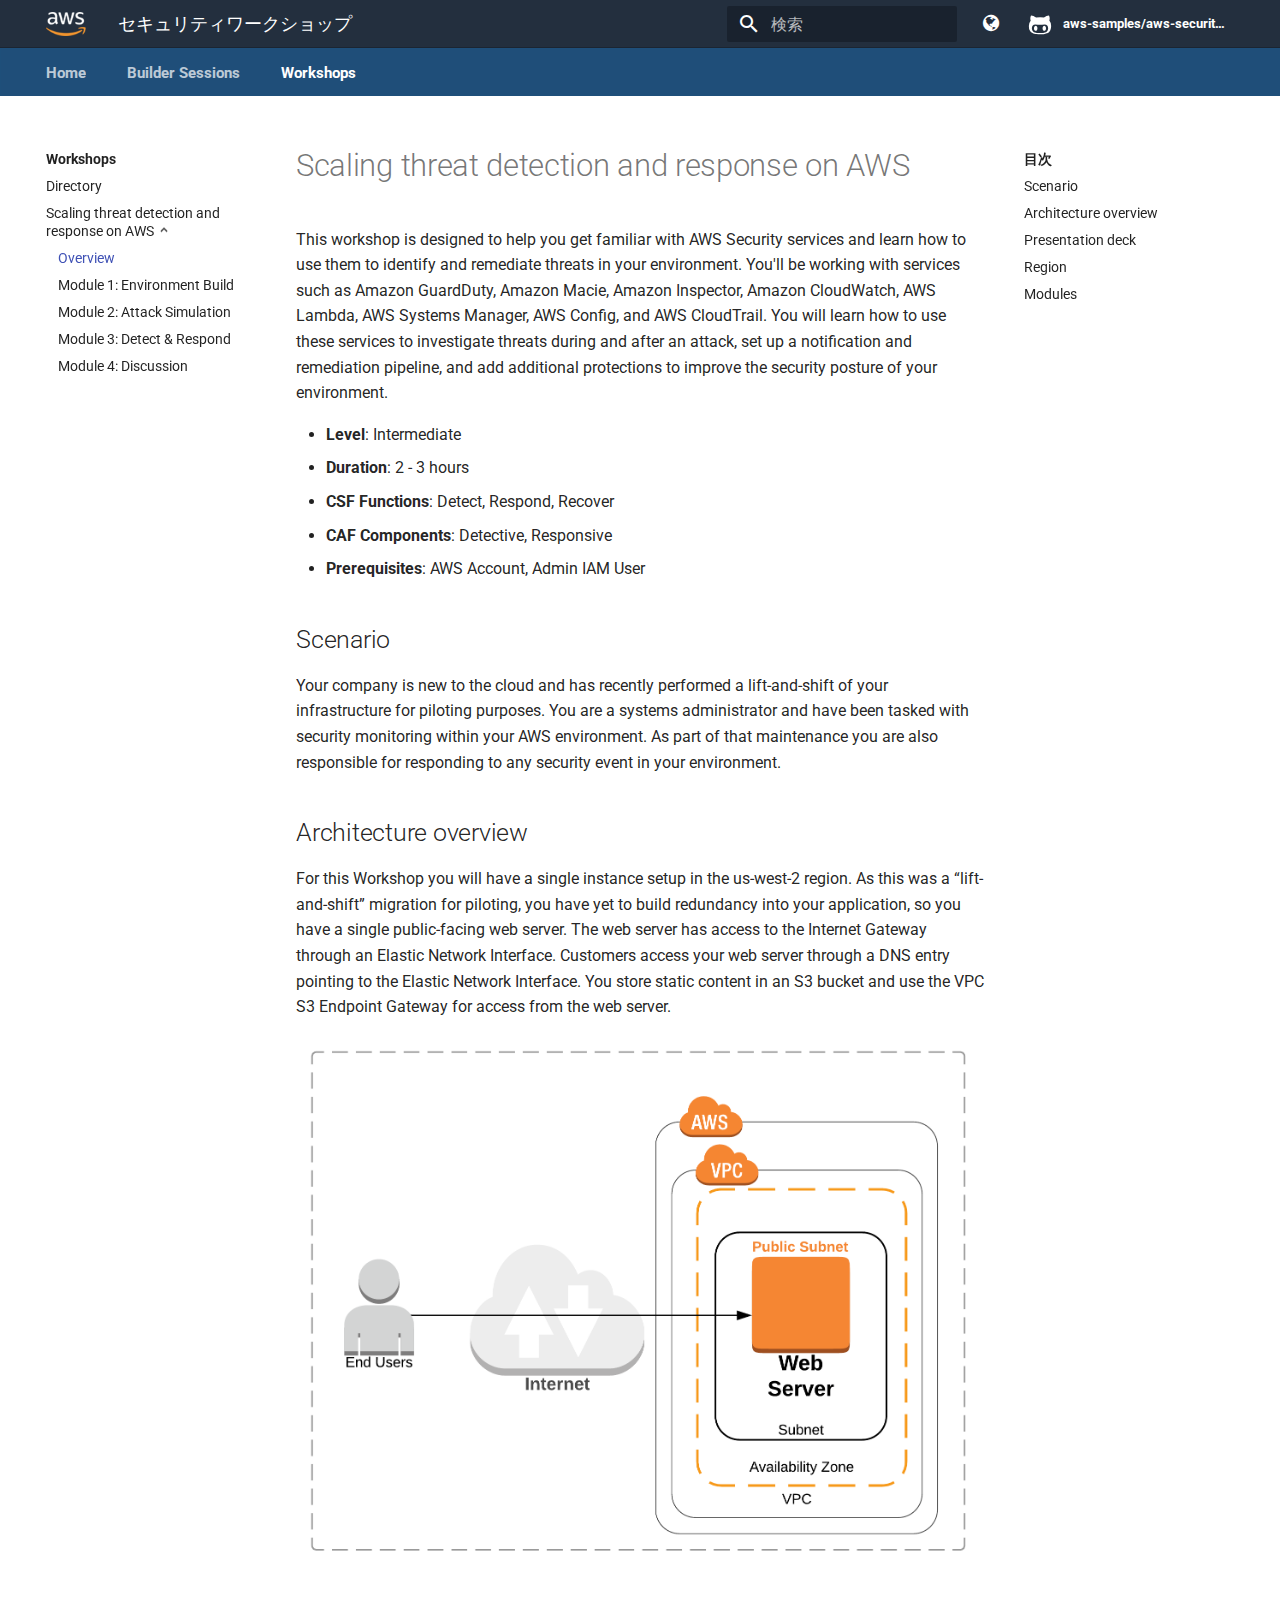
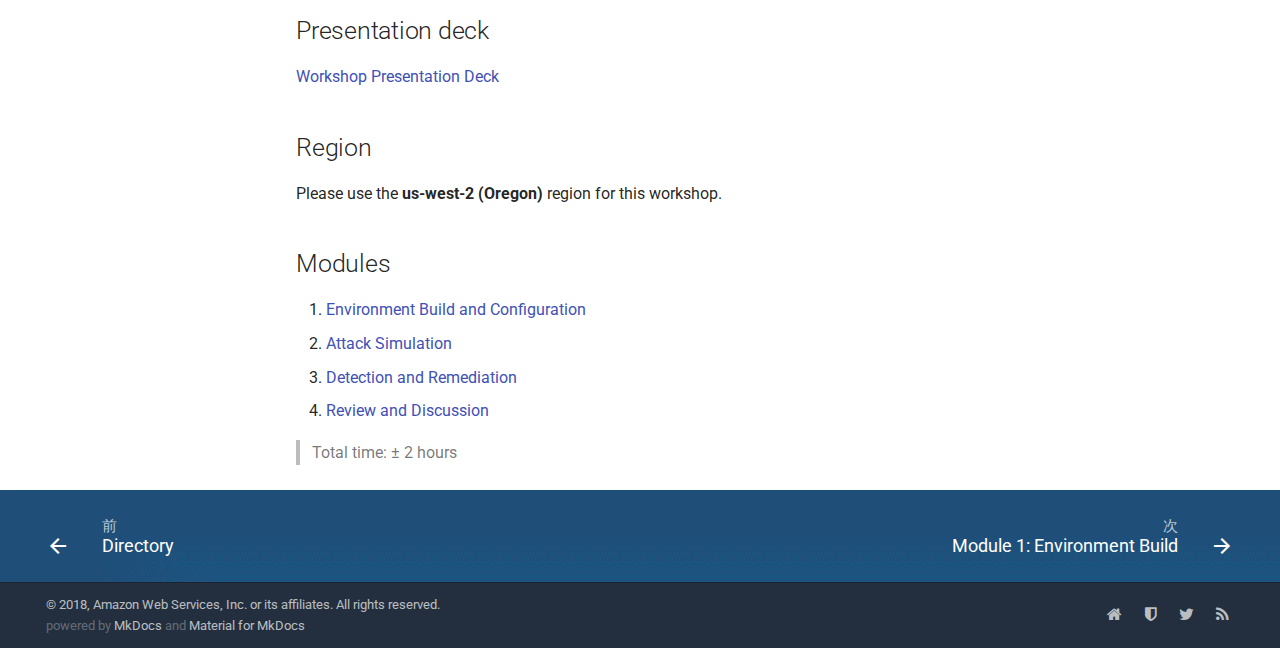
<file: workshops/threat-detection-remediation/index.html>
<!DOCTYPE html>
<html lang="ja" class="no-js">
  <head>
    
      <meta charset="utf-8">
      <meta name="viewport" content="width=device-width,initial-scale=1">
      <meta http-equiv="x-ua-compatible" content="ie=edge">
      
        <meta name="description" content="A collection of AWS Security related workshops">
      
      
        <link rel="canonical" href="https://awssecworkshops.jp/workshops/threat-detection-remediation/">
      
      
        <meta name="author" content="aws-security-workshops@amazon.com">
      
      
        <meta name="lang:clipboard.copy" content="クリップボードへコピー">
      
        <meta name="lang:clipboard.copied" content="コピーしました">
      
        <meta name="lang:search.language" content="jp">
      
        <meta name="lang:search.pipeline.stopwords" content="True">
      
        <meta name="lang:search.pipeline.trimmer" content="True">
      
        <meta name="lang:search.result.none" content="何も見つかりませんでした">
      
        <meta name="lang:search.result.one" content="1件見つかりました">
      
        <meta name="lang:search.result.other" content="#件見つかりました">
      
        <meta name="lang:search.tokenizer" content="[\s\-　、。，．]+">
      
      <link rel="shortcut icon" href="../../assets/images/aws-favicon.ico">
      <meta name="generator" content="mkdocs-1.0.4, mkdocs-material-3.1.0">
    
    
      
        <title>Overview - セキュリティワークショップ</title>
      
    
    
      <link rel="stylesheet" href="../../assets/stylesheets/application.11e41852.css">
      
      
    
    
      <script src="../../assets/javascripts/modernizr.20ef595d.js"></script>
    
    
      
        <link href="https://fonts.gstatic.com" rel="preconnect" crossorigin>
        <link rel="stylesheet" href="https://fonts.googleapis.com/css?family=Roboto:300,400,400i,700|Roboto+Mono">
        <style>body,input{font-family:"Roboto","Helvetica Neue",Helvetica,Arial,sans-serif}code,kbd,pre{font-family:"Roboto Mono","Courier New",Courier,monospace}</style>
      
    
    <link rel="stylesheet" href="../../assets/fonts/material-icons.css">
    
    
      <link rel="stylesheet" href="../../stylesheets/custom.css">
    
    
  </head>
  
    <body dir="ltr">
  
    <svg class="md-svg">
      <defs>
        
        
          <svg xmlns="http://www.w3.org/2000/svg" width="416" height="448"
    viewBox="0 0 416 448" id="__github">
  <path fill="currentColor" d="M160 304q0 10-3.125 20.5t-10.75 19-18.125
        8.5-18.125-8.5-10.75-19-3.125-20.5 3.125-20.5 10.75-19 18.125-8.5
        18.125 8.5 10.75 19 3.125 20.5zM320 304q0 10-3.125 20.5t-10.75
        19-18.125 8.5-18.125-8.5-10.75-19-3.125-20.5 3.125-20.5 10.75-19
        18.125-8.5 18.125 8.5 10.75 19 3.125 20.5zM360
        304q0-30-17.25-51t-46.75-21q-10.25 0-48.75 5.25-17.75 2.75-39.25
        2.75t-39.25-2.75q-38-5.25-48.75-5.25-29.5 0-46.75 21t-17.25 51q0 22 8
        38.375t20.25 25.75 30.5 15 35 7.375 37.25 1.75h42q20.5 0
        37.25-1.75t35-7.375 30.5-15 20.25-25.75 8-38.375zM416 260q0 51.75-15.25
        82.75-9.5 19.25-26.375 33.25t-35.25 21.5-42.5 11.875-42.875 5.5-41.75
        1.125q-19.5 0-35.5-0.75t-36.875-3.125-38.125-7.5-34.25-12.875-30.25-20.25-21.5-28.75q-15.5-30.75-15.5-82.75
        0-59.25 34-99-6.75-20.5-6.75-42.5 0-29 12.75-54.5 27 0 47.5 9.875t47.25
        30.875q36.75-8.75 77.25-8.75 37 0 70 8 26.25-20.5
        46.75-30.25t47.25-9.75q12.75 25.5 12.75 54.5 0 21.75-6.75 42 34 40 34
        99.5z" />
</svg>
        
      </defs>
    </svg>
    <input class="md-toggle" data-md-toggle="drawer" type="checkbox" id="__drawer" autocomplete="off">
    <input class="md-toggle" data-md-toggle="search" type="checkbox" id="__search" autocomplete="off">
    <label class="md-overlay" data-md-component="overlay" for="__drawer"></label>
    
      <a href="#scaling-threat-detection-and-response-on-aws" tabindex="1" class="md-skip">
        Skip to content
      </a>
    
    
      <!--
  Copyright (c) 2016-2018 Martin Donath <martin.donath@squidfunk.com>
  Permission is hereby granted, free of charge, to any person obtaining a copy
  of this software and associated documentation files (the "Software"), to
  deal in the Software without restriction, including without limitation the
  rights to use, copy, modify, merge, publish, distribute, sublicense, and/or
  sell copies of the Software, and to permit persons to whom the Software is
  furnished to do so, subject to the following conditions:
  The above copyright notice and this permission notice shall be included in
  all copies or substantial portions of the Software.
  THE SOFTWARE IS PROVIDED "AS IS", WITHOUT WARRANTY OF ANY KIND, EXPRESS OR
  IMPLIED, INCLUDING BUT NOT LIMITED TO THE WARRANTIES OF MERCHANTABILITY,
  FITNESS FOR A PARTICULAR PURPOSE AND NON-INFRINGEMENT. IN NO EVENT SHALL THE
  AUTHORS OR COPYRIGHT HOLDERS BE LIABLE FOR ANY CLAIM, DAMAGES OR OTHER
  LIABILITY, WHETHER IN AN ACTION OF CONTRACT, TORT OR OTHERWISE, ARISING
  FROM, OUT OF OR IN CONNECTION WITH THE SOFTWARE OR THE USE OR OTHER DEALINGS
  IN THE SOFTWARE.
-->

<!-- Application header -->
<header class="md-header" data-md-component="header">

    <!-- Top-level navigation -->
    <nav class="md-header-nav md-grid">
      <div class="md-flex">
  
        <!-- Link to home -->
        <div class="md-flex__cell md-flex__cell--shrink">
          <a href="https://aws.amazon.com/"
              title="Amazon Web Services"
              class="md-header-nav__button md-logo">
            
              <img src="../../assets/images/aws_smile_logo.png" width="40" height="24" />
            
          </a>
        </div>
  
        <!-- Button to toggle drawer -->
        <div class="md-flex__cell md-flex__cell--shrink">
          <label class="md-icon md-icon--menu md-header-nav__button"
              for="__drawer"></label>
        </div>
  
        <!-- Header title -->
        <div class="md-flex__cell md-flex__cell--stretch">
          <div class="md-flex__ellipsis md-header-nav__title"
              data-md-component="title">
            
              
                <span class="md-header-nav__topic">
                  セキュリティワークショップ
                </span>
                <span class="md-header-nav__topic">
                  Overview
                </span>
              
            
          </div>
        </div>
  
        <!-- Button to open search dialogue -->
        <div class="md-flex__cell md-flex__cell--shrink">
          
            
              <label class="md-icon md-icon--search md-header-nav__button"
                  for="__search"></label>
  
              <!-- Search interface -->
              
<div class="md-search" data-md-component="search" role="dialog">
  <label class="md-search__overlay" for="__search"></label>
  <div class="md-search__inner" role="search">
    <form class="md-search__form" name="search">
      <input type="text" class="md-search__input" name="query" placeholder="検索" autocapitalize="off" autocorrect="off" autocomplete="off" spellcheck="false" data-md-component="query" data-md-state="active">
      <label class="md-icon md-search__icon" for="__search"></label>
      <button type="reset" class="md-icon md-search__icon" data-md-component="reset" tabindex="-1">
        &#xE5CD;
      </button>
    </form>
    <div class="md-search__output">
      <div class="md-search__scrollwrap" data-md-scrollfix>
        <div class="md-search-result" data-md-component="result">
          <div class="md-search-result__meta">
            検索キーワードを入力してください
          </div>
          <ol class="md-search-result__list"></ol>
        </div>
      </div>
    </div>
  </div>
</div>
            
          
        </div>
        <div class="md-flex__cell md-flex__cell--shrink">
            <div class="md-flex__ellipsis md-header-nav__lang">
                <div class="md-lang-drop">
                    <button onclick="langToggle()" class="md-lang-dropbtn fa fa-globe"></button>
                    <div id="mdDropMenu" class="md-dropdown-content">
                        <a href="https://awssecworkshops.com/">EN</a>
                    </div>
                </div>
            </div>
        </div>
  
        <!-- Repository containing source -->
        
          <div class="md-flex__cell md-flex__cell--shrink">
            <div class="md-header-nav__source">
              


  


  <a href="https://github.com/aws-samples/aws-security-workshops-jp/" title="リポジトリへ" class="md-source" data-md-source="github">
    
      <div class="md-source__icon">
        <svg viewBox="0 0 24 24" width="24" height="24">
          <use xlink:href="#__github" width="24" height="24"></use>
        </svg>
      </div>
    
    <div class="md-source__repository">
      aws-samples/aws-security-workshops-jp
    </div>
  </a>

            </div>
          </div>
        
      </div>
    </nav>
  </header>
    
    <div class="md-container">
      
        
      
      
        

  

<nav class="md-tabs md-tabs--active" data-md-component="tabs">
  <div class="md-tabs__inner md-grid">
    <ul class="md-tabs__list">
      
        
  <li class="md-tabs__item">
    
      <a href="../.." title="Home" class="md-tabs__link">
        Home
      </a>
    
  </li>

      
        
      
        
  
  
    <li class="md-tabs__item">
      
        <a href="../../builder-sessions/" title="Builder Sessions" class="md-tabs__link">
          Builder Sessions
        </a>
      
    </li>
  

      
        
  
  
    <li class="md-tabs__item">
      
        <a href="../" title="Workshops" class="md-tabs__link md-tabs__link--active">
          Workshops
        </a>
      
    </li>
  

      
        
      
        
      
    </ul>
  </div>
</nav>
      
      <main class="md-main">
        <div class="md-main__inner md-grid" data-md-component="container">
          
            
              <div class="md-sidebar md-sidebar--primary" data-md-component="navigation">
                <div class="md-sidebar__scrollwrap">
                  <div class="md-sidebar__inner">
                    <nav class="md-nav md-nav--primary" data-md-level="0">
  <label class="md-nav__title md-nav__title--site" for="__drawer">
    <a href="https://awssecworkshops.jp" title="セキュリティワークショップ" class="md-nav__button md-logo">
      
        <img src="../../assets/images/aws_smile_logo.png" width="48" height="48">
      
    </a>
    セキュリティワークショップ
  </label>
  
    <div class="md-nav__source">
      


  


  <a href="https://github.com/aws-samples/aws-security-workshops-jp/" title="リポジトリへ" class="md-source" data-md-source="github">
    
      <div class="md-source__icon">
        <svg viewBox="0 0 24 24" width="24" height="24">
          <use xlink:href="#__github" width="24" height="24"></use>
        </svg>
      </div>
    
    <div class="md-source__repository">
      aws-samples/aws-security-workshops-jp
    </div>
  </a>

    </div>
  
  <ul class="md-nav__list" data-md-scrollfix>
    
      
      
      


  <li class="md-nav__item">
    <a href="../.." title="Home" class="md-nav__link">
      Home
    </a>
  </li>

    
      
      
      


  <li class="md-nav__item">
    <a href="../../getting-started/" title="Getting Started" class="md-nav__link">
      Getting Started
    </a>
  </li>

    
      
      
      


  <li class="md-nav__item md-nav__item--nested">
    
      <input class="md-toggle md-nav__toggle" data-md-toggle="nav-3" type="checkbox" id="nav-3">
    
    <label class="md-nav__link" for="nav-3">
      Builder Sessions
    </label>
    <nav class="md-nav" data-md-component="collapsible" data-md-level="1">
      <label class="md-nav__title" for="nav-3">
        Builder Sessions
      </label>
      <ul class="md-nav__list" data-md-scrollfix>
        
        
          
          
          


  <li class="md-nav__item">
    <a href="../../builder-sessions/" title="Directory" class="md-nav__link">
      Directory
    </a>
  </li>

        
      </ul>
    </nav>
  </li>

    
      
      
      

  


  <li class="md-nav__item md-nav__item--active md-nav__item--nested">
    
      <input class="md-toggle md-nav__toggle" data-md-toggle="nav-4" type="checkbox" id="nav-4" checked>
    
    <label class="md-nav__link" for="nav-4">
      Workshops
    </label>
    <nav class="md-nav" data-md-component="collapsible" data-md-level="1">
      <label class="md-nav__title" for="nav-4">
        Workshops
      </label>
      <ul class="md-nav__list" data-md-scrollfix>
        
        
          
          
          


  <li class="md-nav__item">
    <a href="../" title="Directory" class="md-nav__link">
      Directory
    </a>
  </li>

        
          
          
          

  


  <li class="md-nav__item md-nav__item--active md-nav__item--nested">
    
      <input class="md-toggle md-nav__toggle" data-md-toggle="nav-4-2" type="checkbox" id="nav-4-2" checked>
    
    <label class="md-nav__link" for="nav-4-2">
      Scaling threat detection and response on AWS
    </label>
    <nav class="md-nav" data-md-component="collapsible" data-md-level="2">
      <label class="md-nav__title" for="nav-4-2">
        Scaling threat detection and response on AWS
      </label>
      <ul class="md-nav__list" data-md-scrollfix>
        
        
          
          
          

  


  <li class="md-nav__item md-nav__item--active">
    
    <input class="md-toggle md-nav__toggle" data-md-toggle="toc" type="checkbox" id="__toc">
    
      
    
    
      <label class="md-nav__link md-nav__link--active" for="__toc">
        Overview
      </label>
    
    <a href="./" title="Overview" class="md-nav__link md-nav__link--active">
      Overview
    </a>
    
      
<nav class="md-nav md-nav--secondary">
  
  
    
  
  
    <label class="md-nav__title" for="__toc">目次</label>
    <ul class="md-nav__list" data-md-scrollfix>
      
        <li class="md-nav__item">
  <a href="#scenario" title="Scenario" class="md-nav__link">
    Scenario
  </a>
  
</li>
      
        <li class="md-nav__item">
  <a href="#architecture-overview" title="Architecture overview" class="md-nav__link">
    Architecture overview
  </a>
  
</li>
      
        <li class="md-nav__item">
  <a href="#presentation-deck" title="Presentation deck" class="md-nav__link">
    Presentation deck
  </a>
  
</li>
      
        <li class="md-nav__item">
  <a href="#region" title="Region" class="md-nav__link">
    Region
  </a>
  
</li>
      
        <li class="md-nav__item">
  <a href="#modules" title="Modules" class="md-nav__link">
    Modules
  </a>
  
</li>
      
      
      
      
      
    </ul>
  
</nav>
    
  </li>

        
          
          
          


  <li class="md-nav__item">
    <a href="01-environment-setup/" title="Module 1: Environment Build" class="md-nav__link">
      Module 1: Environment Build
    </a>
  </li>

        
          
          
          


  <li class="md-nav__item">
    <a href="02-attack-simulation/" title="Module 2: Attack Simulation" class="md-nav__link">
      Module 2: Attack Simulation
    </a>
  </li>

        
          
          
          


  <li class="md-nav__item">
    <a href="03-detection-and-remediation/" title="Module 3: Detect & Respond" class="md-nav__link">
      Module 3: Detect & Respond
    </a>
  </li>

        
          
          
          


  <li class="md-nav__item">
    <a href="04-review-and-discussion/" title="Module 4: Discussion" class="md-nav__link">
      Module 4: Discussion
    </a>
  </li>

        
      </ul>
    </nav>
  </li>

        
      </ul>
    </nav>
  </li>

    
      
      
      


  <li class="md-nav__item">
    <a href="../../contribute/" title="Contributing" class="md-nav__link">
      Contributing
    </a>
  </li>

    
      
      
      


  <li class="md-nav__item">
    <a href="../../license/" title="License" class="md-nav__link">
      License
    </a>
  </li>

    
  </ul>
</nav>
                  </div>
                </div>
              </div>
            
            
              <div class="md-sidebar md-sidebar--secondary" data-md-component="toc">
                <div class="md-sidebar__scrollwrap">
                  <div class="md-sidebar__inner">
                    
<nav class="md-nav md-nav--secondary">
  
  
    
  
  
    <label class="md-nav__title" for="__toc">目次</label>
    <ul class="md-nav__list" data-md-scrollfix>
      
        <li class="md-nav__item">
  <a href="#scenario" title="Scenario" class="md-nav__link">
    Scenario
  </a>
  
</li>
      
        <li class="md-nav__item">
  <a href="#architecture-overview" title="Architecture overview" class="md-nav__link">
    Architecture overview
  </a>
  
</li>
      
        <li class="md-nav__item">
  <a href="#presentation-deck" title="Presentation deck" class="md-nav__link">
    Presentation deck
  </a>
  
</li>
      
        <li class="md-nav__item">
  <a href="#region" title="Region" class="md-nav__link">
    Region
  </a>
  
</li>
      
        <li class="md-nav__item">
  <a href="#modules" title="Modules" class="md-nav__link">
    Modules
  </a>
  
</li>
      
      
      
      
      
    </ul>
  
</nav>
                  </div>
                </div>
              </div>
            
          
          <div class="md-content">
            <article class="md-content__inner md-typeset">
              
                
                  <a href="https://github.com/aws-samples/aws-security-workshops-jp/edit/master/docs/workshops/threat-detection-remediation/index.md" title="編集" class="md-icon md-content__icon">&#xE3C9;</a>
                
                
                <h1 id="scaling-threat-detection-and-response-on-aws">Scaling threat detection and response on AWS</h1>
<p>This workshop is designed to help you get familiar with AWS Security services and learn how to use them to identify and remediate threats in your environment.  You'll be working with services such as Amazon GuardDuty, Amazon Macie, Amazon Inspector, Amazon CloudWatch, AWS Lambda, AWS Systems Manager, AWS Config, and AWS CloudTrail. You will learn how to use these services to investigate threats during and after an attack, set up a notification and remediation pipeline, and  add additional protections to improve the security posture of your environment.</p>
<ul>
<li><strong>Level</strong>: Intermediate</li>
<li><strong>Duration</strong>: 2 - 3 hours</li>
<li><strong>CSF Functions</strong>: Detect, Respond, Recover</li>
<li><strong>CAF Components</strong>: Detective, Responsive</li>
<li><strong>Prerequisites</strong>: AWS Account, Admin IAM User</li>
</ul>
<h2 id="scenario">Scenario</h2>
<p>Your company is new to the cloud and has recently performed a lift-and-shift of your infrastructure for piloting purposes.  You are a systems administrator and have been tasked with security monitoring within your AWS environment.  As part of that maintenance you are also responsible for responding to any security event in your environment.</p>
<h2 id="architecture-overview">Architecture overview</h2>
<p>For this Workshop you will have a single instance setup in the us-west-2 region. As this was a “lift-and-shift” migration for piloting, you have yet to build redundancy into your application, so you have a single public-facing web server. The web server has access to the Internet Gateway through an Elastic Network Interface. Customers access your web server through a DNS entry pointing to the Elastic Network Interface. You store static content in an S3 bucket and use the VPC S3 Endpoint Gateway for access from the web server.</p>
<p><img alt="Architecture" src="images/diagram-basic-arch.png" title="Lab Workload Architecture" /></p>
<h2 id="presentation-deck">Presentation deck</h2>
<p><a href="threat-detect-workshop-presentation.pdf">Workshop Presentation Deck</a></p>
<h2 id="region">Region</h2>
<p>Please use the <strong>us-west-2 (Oregon)</strong> region for this workshop.</p>
<h2 id="modules">Modules</h2>
<ol>
<li><a href="01-environment-setup/">Environment Build and Configuration</a></li>
<li><a href="02-attack-simulation/">Attack Simulation</a> </li>
<li><a href="03-detection-and-remediation/">Detection and Remediation</a> </li>
<li><a href="04-review-and-discussion/">Review and Discussion</a></li>
</ol>
<blockquote>
<p>Total time: &plusmn; 2 hours</p>
</blockquote>
                
                  
                
              
              
                


              
            </article>
          </div>
        </div>
      </main>
      
        
<footer class="md-footer">
  
    <div class="md-footer-nav">
      <nav class="md-footer-nav__inner md-grid">
        
          <a href="../" title="Directory" class="md-flex md-footer-nav__link md-footer-nav__link--prev" rel="prev">
            <div class="md-flex__cell md-flex__cell--shrink">
              <i class="md-icon md-icon--arrow-back md-footer-nav__button"></i>
            </div>
            <div class="md-flex__cell md-flex__cell--stretch md-footer-nav__title">
              <span class="md-flex__ellipsis">
                <span class="md-footer-nav__direction">
                  前
                </span>
                Directory
              </span>
            </div>
          </a>
        
        
          <a href="01-environment-setup/" title="Module 1: Environment Build" class="md-flex md-footer-nav__link md-footer-nav__link--next" rel="next">
            <div class="md-flex__cell md-flex__cell--stretch md-footer-nav__title">
              <span class="md-flex__ellipsis">
                <span class="md-footer-nav__direction">
                  次
                </span>
                Module 1: Environment Build
              </span>
            </div>
            <div class="md-flex__cell md-flex__cell--shrink">
              <i class="md-icon md-icon--arrow-forward md-footer-nav__button"></i>
            </div>
          </a>
        
      </nav>
    </div>
  
  <div class="md-footer-meta md-typeset">
    <div class="md-footer-meta__inner md-grid">
      <div class="md-footer-copyright">
        
          <div class="md-footer-copyright__highlight">
            &copy; 2018, Amazon Web Services, Inc. or its affiliates. All rights reserved.
          </div>
        
        powered by
        <a href="https://www.mkdocs.org">MkDocs</a>
        and
        <a href="https://squidfunk.github.io/mkdocs-material/">
          Material for MkDocs</a>
      </div>
      
        
  <div class="md-footer-social">
    <link rel="stylesheet" href="../../assets/fonts/font-awesome.css">
    
      <a href="https://awssecworkshops.jp" class="md-footer-social__link fa fa-home"></a>
    
      <a href="https://aws.amazon.com/security/" class="md-footer-social__link fa fa-shield"></a>
    
      <a href="https://twitter.com/awssecurityinfo?lang=en" class="md-footer-social__link fa fa-twitter"></a>
    
      <a href="https://aws.amazon.com/blogs/security/" class="md-footer-social__link fa fa-rss"></a>
    
  </div>

      
    </div>
  </div>
</footer>
      
    </div>
    
      <script src="../../assets/javascripts/application.9e1f3b71.js"></script>
      
        
        
          
          <script src="../../assets/javascripts/lunr/lunr.stemmer.support.js"></script>
          
            
              
                <script src="../../assets/javascripts/lunr/tinyseg.js"></script>
              
              
                <script src="../../assets/javascripts/lunr/lunr.jp.js"></script>
              
            
          
          
        
      
      <script>app.initialize({version:"1.0.4",url:{base:"../.."}})</script>
      
        <script src="../../javascripts/extra.js"></script>
      
    
    
      
    
  </body>
</html>
</file>
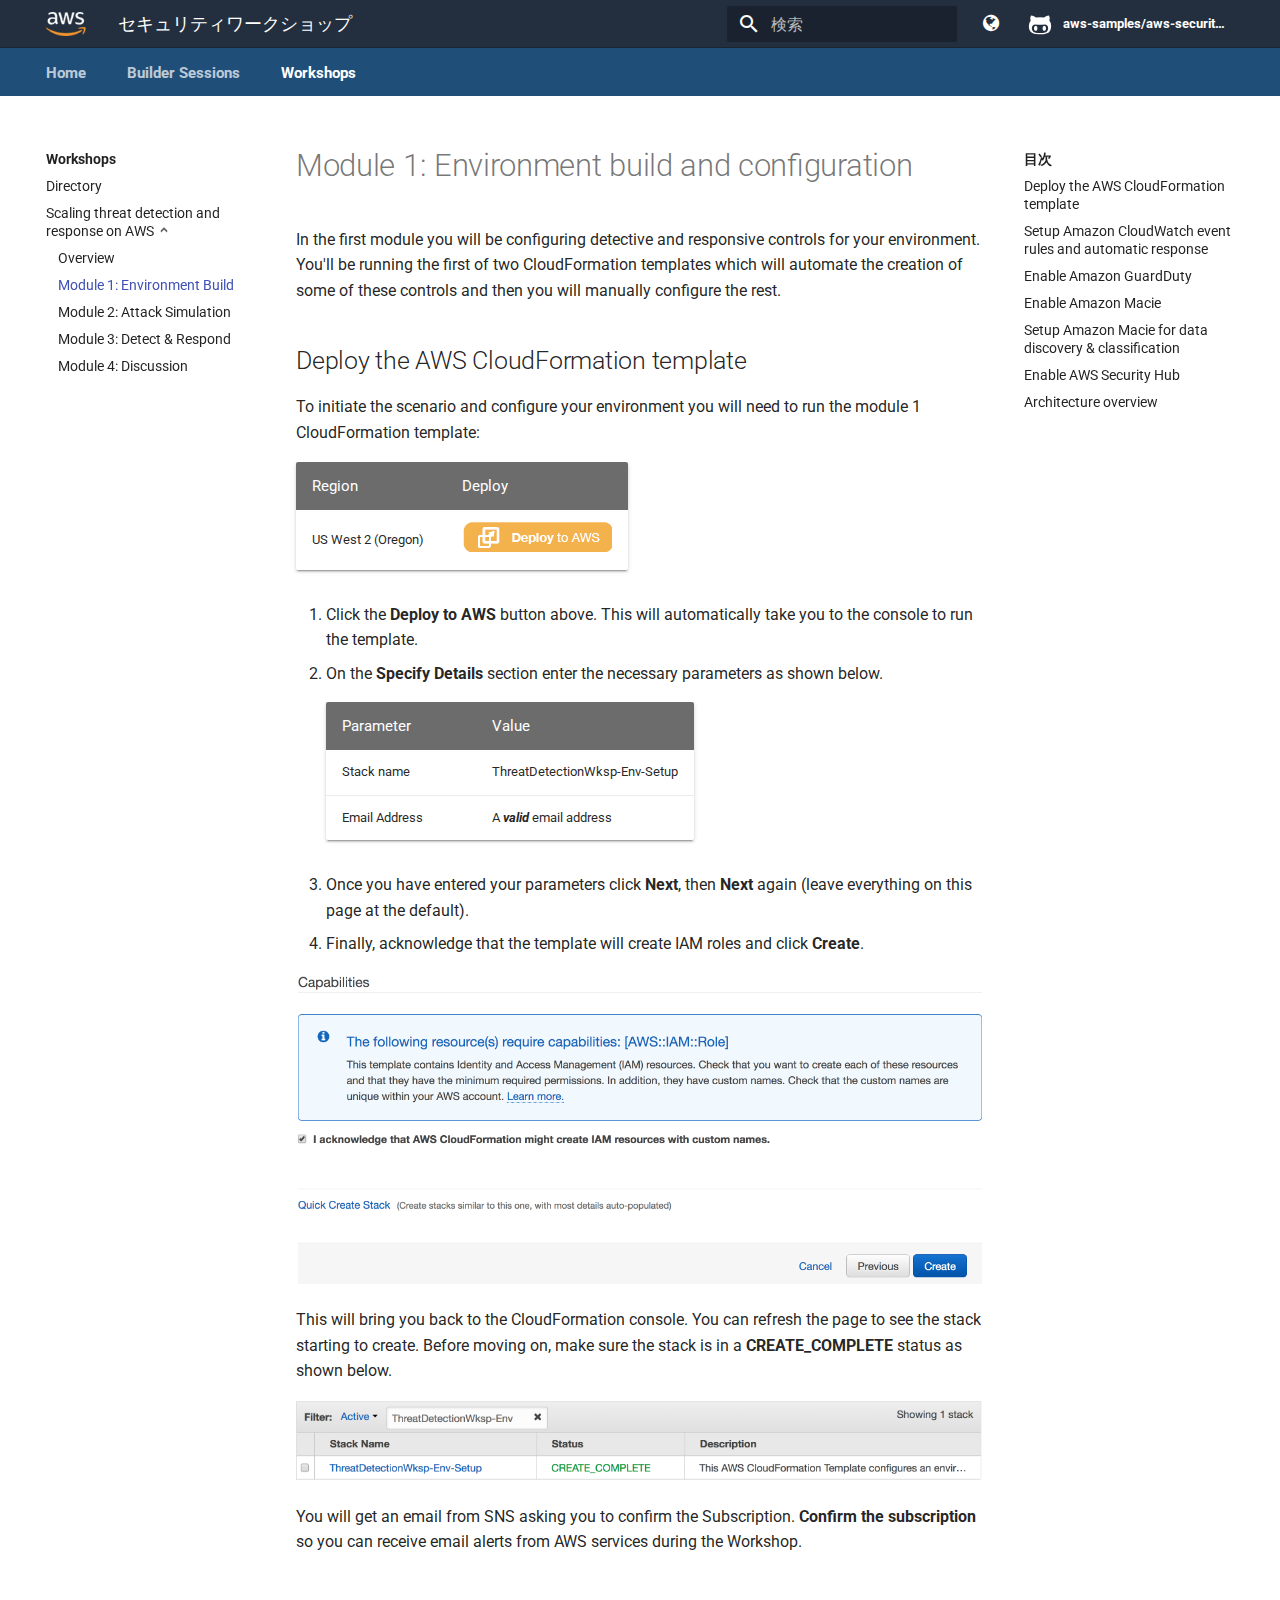
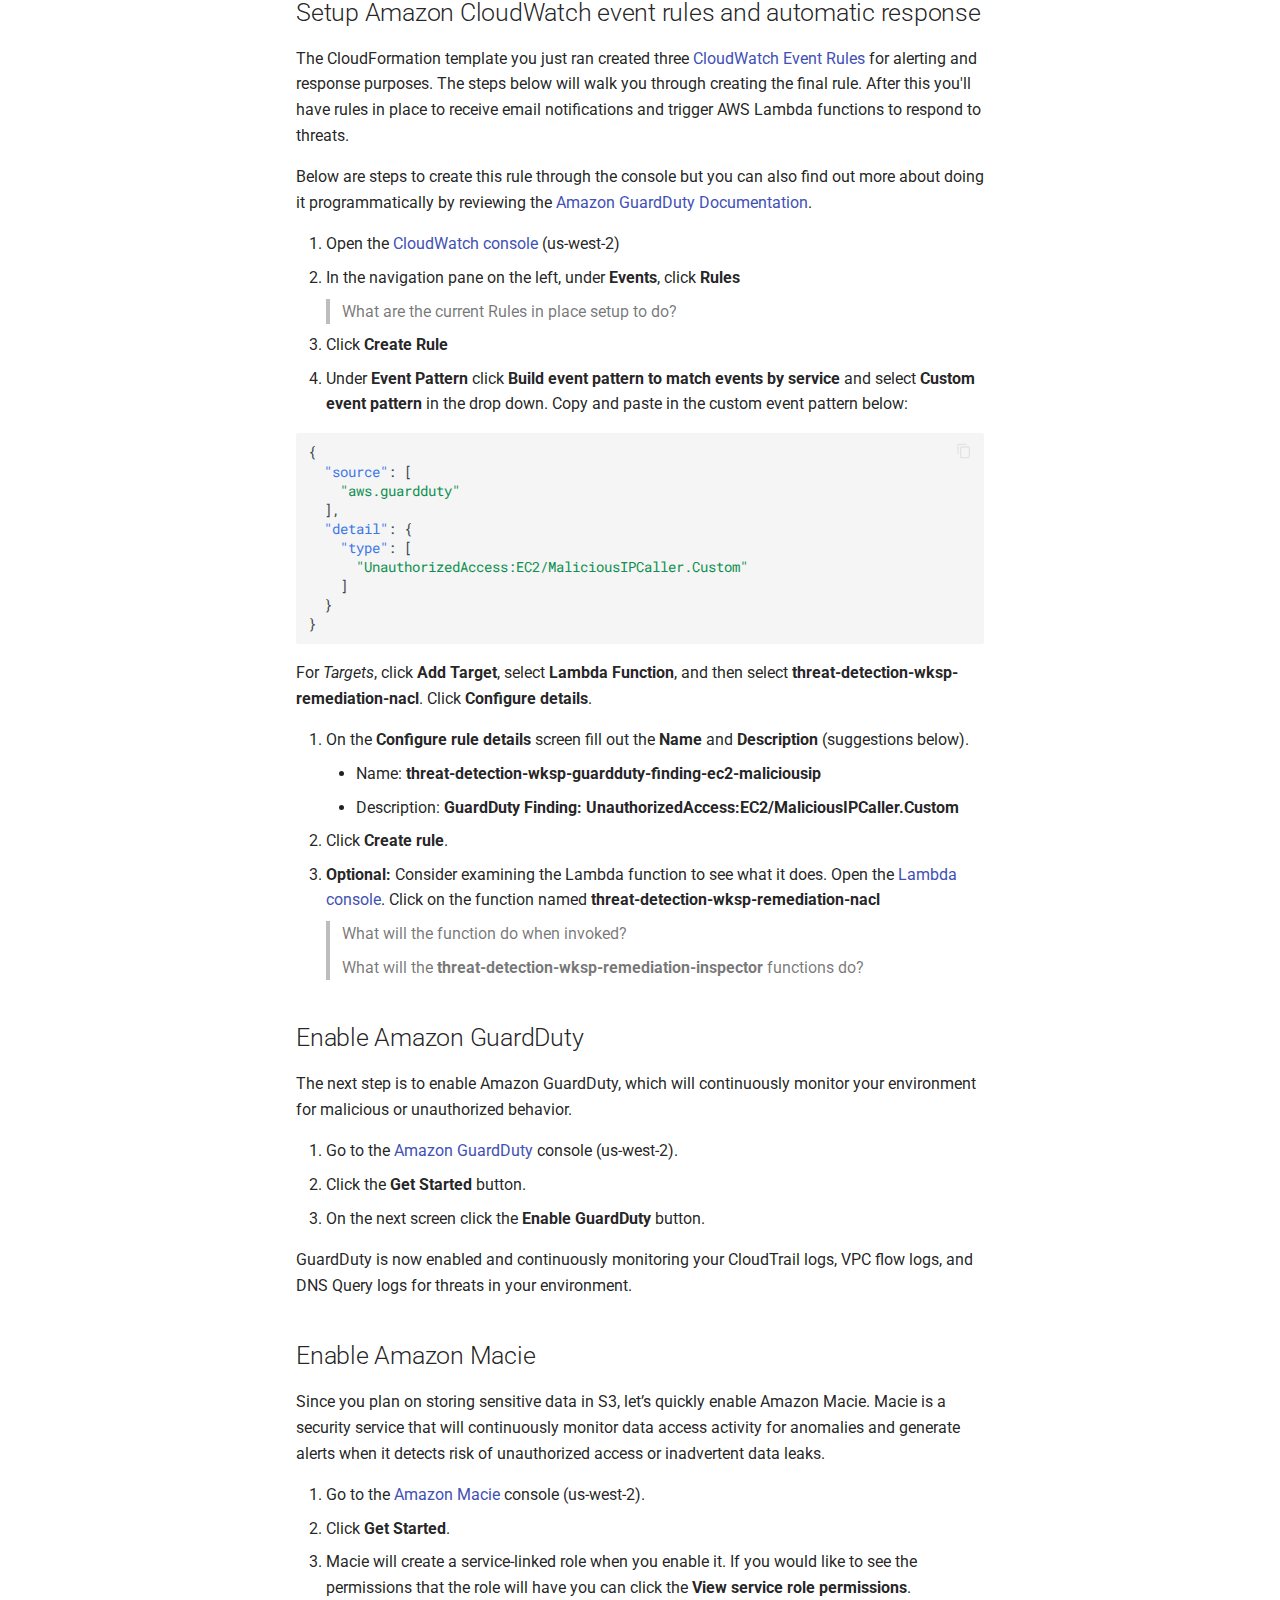
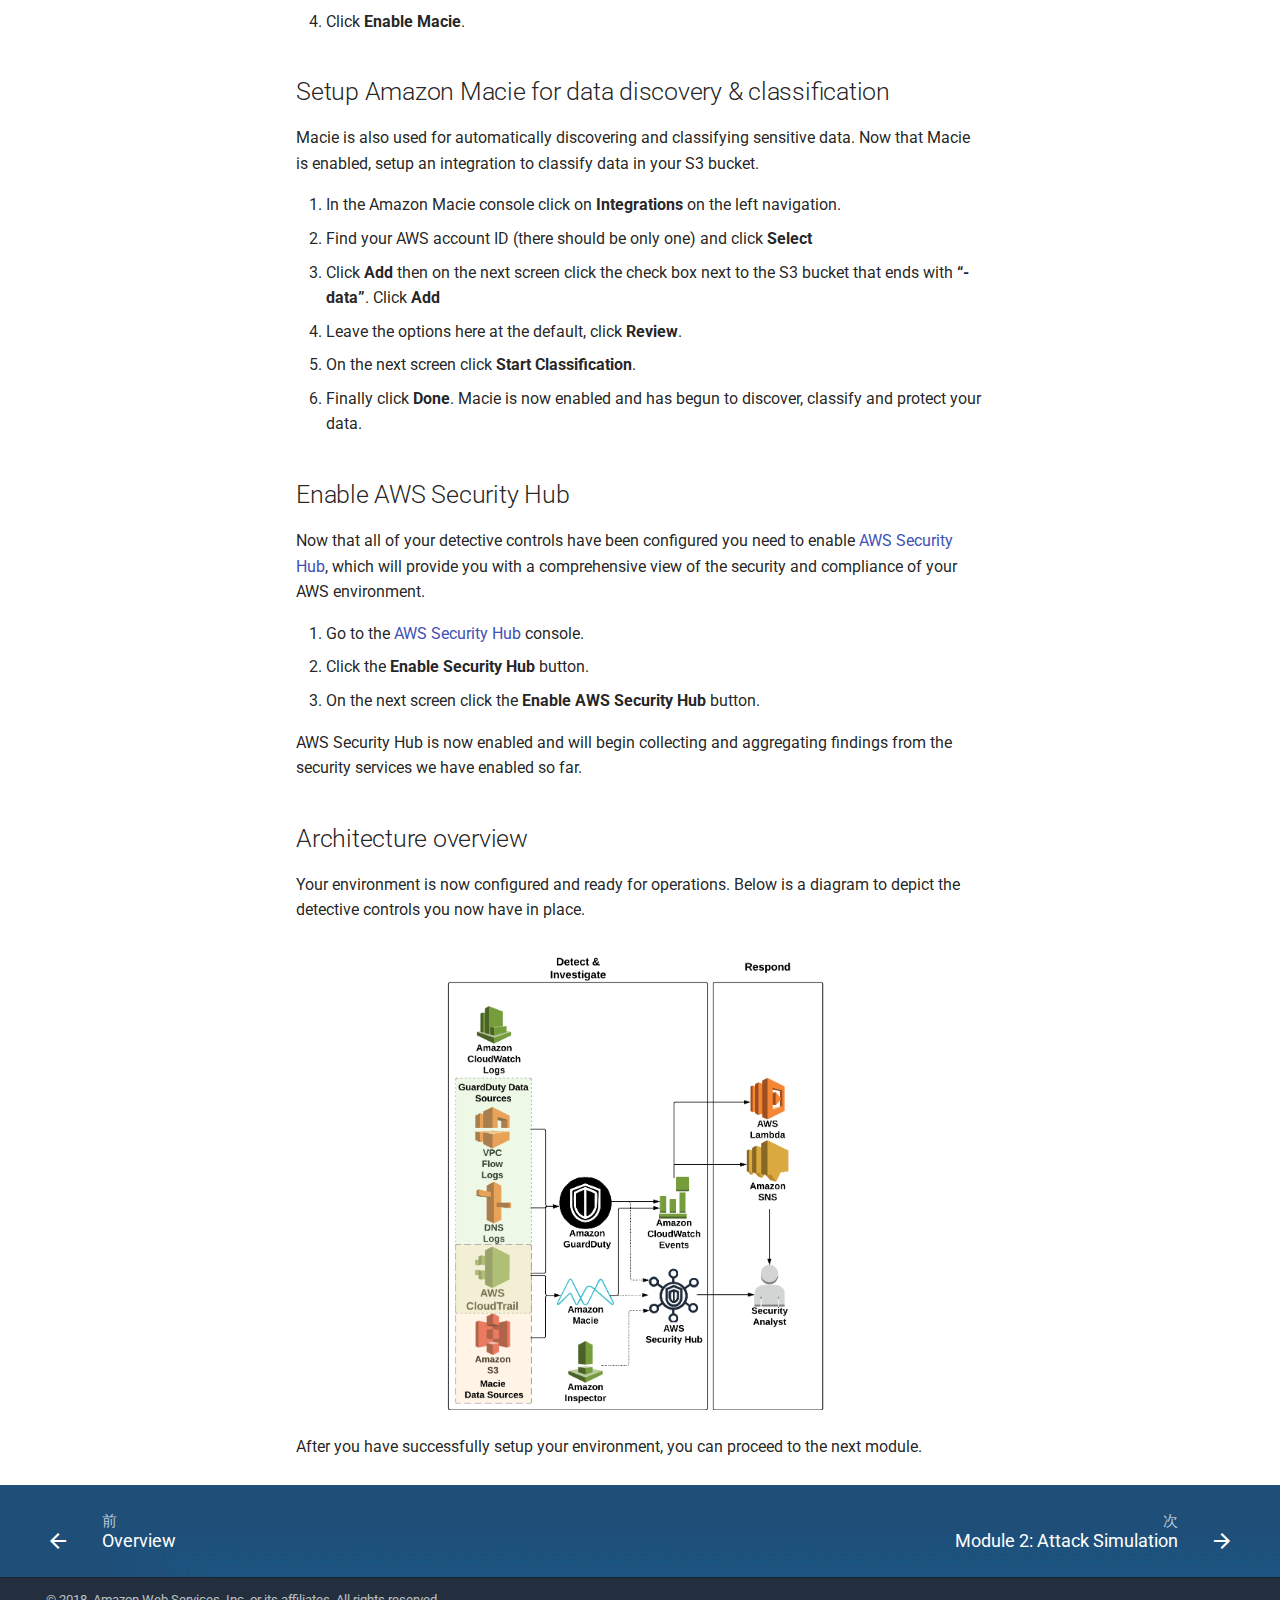
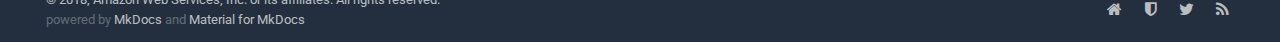
<file: workshops/threat-detection-remediation/01-environment-setup/index.html>
<!DOCTYPE html>
<html lang="ja" class="no-js">
  <head>
    
      <meta charset="utf-8">
      <meta name="viewport" content="width=device-width,initial-scale=1">
      <meta http-equiv="x-ua-compatible" content="ie=edge">
      
        <meta name="description" content="A collection of AWS Security related workshops">
      
      
        <link rel="canonical" href="https://awssecworkshops.jp/workshops/threat-detection-remediation/01-environment-setup/">
      
      
        <meta name="author" content="aws-security-workshops@amazon.com">
      
      
        <meta name="lang:clipboard.copy" content="クリップボードへコピー">
      
        <meta name="lang:clipboard.copied" content="コピーしました">
      
        <meta name="lang:search.language" content="jp">
      
        <meta name="lang:search.pipeline.stopwords" content="True">
      
        <meta name="lang:search.pipeline.trimmer" content="True">
      
        <meta name="lang:search.result.none" content="何も見つかりませんでした">
      
        <meta name="lang:search.result.one" content="1件見つかりました">
      
        <meta name="lang:search.result.other" content="#件見つかりました">
      
        <meta name="lang:search.tokenizer" content="[\s\-　、。，．]+">
      
      <link rel="shortcut icon" href="../../../assets/images/aws-favicon.ico">
      <meta name="generator" content="mkdocs-1.0.4, mkdocs-material-3.1.0">
    
    
      
        <title>Module 1: Environment Build - セキュリティワークショップ</title>
      
    
    
      <link rel="stylesheet" href="../../../assets/stylesheets/application.11e41852.css">
      
      
    
    
      <script src="../../../assets/javascripts/modernizr.20ef595d.js"></script>
    
    
      
        <link href="https://fonts.gstatic.com" rel="preconnect" crossorigin>
        <link rel="stylesheet" href="https://fonts.googleapis.com/css?family=Roboto:300,400,400i,700|Roboto+Mono">
        <style>body,input{font-family:"Roboto","Helvetica Neue",Helvetica,Arial,sans-serif}code,kbd,pre{font-family:"Roboto Mono","Courier New",Courier,monospace}</style>
      
    
    <link rel="stylesheet" href="../../../assets/fonts/material-icons.css">
    
    
      <link rel="stylesheet" href="../../../stylesheets/custom.css">
    
    
  </head>
  
    <body dir="ltr">
  
    <svg class="md-svg">
      <defs>
        
        
          <svg xmlns="http://www.w3.org/2000/svg" width="416" height="448"
    viewBox="0 0 416 448" id="__github">
  <path fill="currentColor" d="M160 304q0 10-3.125 20.5t-10.75 19-18.125
        8.5-18.125-8.5-10.75-19-3.125-20.5 3.125-20.5 10.75-19 18.125-8.5
        18.125 8.5 10.75 19 3.125 20.5zM320 304q0 10-3.125 20.5t-10.75
        19-18.125 8.5-18.125-8.5-10.75-19-3.125-20.5 3.125-20.5 10.75-19
        18.125-8.5 18.125 8.5 10.75 19 3.125 20.5zM360
        304q0-30-17.25-51t-46.75-21q-10.25 0-48.75 5.25-17.75 2.75-39.25
        2.75t-39.25-2.75q-38-5.25-48.75-5.25-29.5 0-46.75 21t-17.25 51q0 22 8
        38.375t20.25 25.75 30.5 15 35 7.375 37.25 1.75h42q20.5 0
        37.25-1.75t35-7.375 30.5-15 20.25-25.75 8-38.375zM416 260q0 51.75-15.25
        82.75-9.5 19.25-26.375 33.25t-35.25 21.5-42.5 11.875-42.875 5.5-41.75
        1.125q-19.5 0-35.5-0.75t-36.875-3.125-38.125-7.5-34.25-12.875-30.25-20.25-21.5-28.75q-15.5-30.75-15.5-82.75
        0-59.25 34-99-6.75-20.5-6.75-42.5 0-29 12.75-54.5 27 0 47.5 9.875t47.25
        30.875q36.75-8.75 77.25-8.75 37 0 70 8 26.25-20.5
        46.75-30.25t47.25-9.75q12.75 25.5 12.75 54.5 0 21.75-6.75 42 34 40 34
        99.5z" />
</svg>
        
      </defs>
    </svg>
    <input class="md-toggle" data-md-toggle="drawer" type="checkbox" id="__drawer" autocomplete="off">
    <input class="md-toggle" data-md-toggle="search" type="checkbox" id="__search" autocomplete="off">
    <label class="md-overlay" data-md-component="overlay" for="__drawer"></label>
    
      <a href="#module-1-environment-build-and-configuration" tabindex="1" class="md-skip">
        Skip to content
      </a>
    
    
      <!--
  Copyright (c) 2016-2018 Martin Donath <martin.donath@squidfunk.com>
  Permission is hereby granted, free of charge, to any person obtaining a copy
  of this software and associated documentation files (the "Software"), to
  deal in the Software without restriction, including without limitation the
  rights to use, copy, modify, merge, publish, distribute, sublicense, and/or
  sell copies of the Software, and to permit persons to whom the Software is
  furnished to do so, subject to the following conditions:
  The above copyright notice and this permission notice shall be included in
  all copies or substantial portions of the Software.
  THE SOFTWARE IS PROVIDED "AS IS", WITHOUT WARRANTY OF ANY KIND, EXPRESS OR
  IMPLIED, INCLUDING BUT NOT LIMITED TO THE WARRANTIES OF MERCHANTABILITY,
  FITNESS FOR A PARTICULAR PURPOSE AND NON-INFRINGEMENT. IN NO EVENT SHALL THE
  AUTHORS OR COPYRIGHT HOLDERS BE LIABLE FOR ANY CLAIM, DAMAGES OR OTHER
  LIABILITY, WHETHER IN AN ACTION OF CONTRACT, TORT OR OTHERWISE, ARISING
  FROM, OUT OF OR IN CONNECTION WITH THE SOFTWARE OR THE USE OR OTHER DEALINGS
  IN THE SOFTWARE.
-->

<!-- Application header -->
<header class="md-header" data-md-component="header">

    <!-- Top-level navigation -->
    <nav class="md-header-nav md-grid">
      <div class="md-flex">
  
        <!-- Link to home -->
        <div class="md-flex__cell md-flex__cell--shrink">
          <a href="https://aws.amazon.com/"
              title="Amazon Web Services"
              class="md-header-nav__button md-logo">
            
              <img src="../../../assets/images/aws_smile_logo.png" width="40" height="24" />
            
          </a>
        </div>
  
        <!-- Button to toggle drawer -->
        <div class="md-flex__cell md-flex__cell--shrink">
          <label class="md-icon md-icon--menu md-header-nav__button"
              for="__drawer"></label>
        </div>
  
        <!-- Header title -->
        <div class="md-flex__cell md-flex__cell--stretch">
          <div class="md-flex__ellipsis md-header-nav__title"
              data-md-component="title">
            
              
                <span class="md-header-nav__topic">
                  セキュリティワークショップ
                </span>
                <span class="md-header-nav__topic">
                  Module 1: Environment Build
                </span>
              
            
          </div>
        </div>
  
        <!-- Button to open search dialogue -->
        <div class="md-flex__cell md-flex__cell--shrink">
          
            
              <label class="md-icon md-icon--search md-header-nav__button"
                  for="__search"></label>
  
              <!-- Search interface -->
              
<div class="md-search" data-md-component="search" role="dialog">
  <label class="md-search__overlay" for="__search"></label>
  <div class="md-search__inner" role="search">
    <form class="md-search__form" name="search">
      <input type="text" class="md-search__input" name="query" placeholder="検索" autocapitalize="off" autocorrect="off" autocomplete="off" spellcheck="false" data-md-component="query" data-md-state="active">
      <label class="md-icon md-search__icon" for="__search"></label>
      <button type="reset" class="md-icon md-search__icon" data-md-component="reset" tabindex="-1">
        &#xE5CD;
      </button>
    </form>
    <div class="md-search__output">
      <div class="md-search__scrollwrap" data-md-scrollfix>
        <div class="md-search-result" data-md-component="result">
          <div class="md-search-result__meta">
            検索キーワードを入力してください
          </div>
          <ol class="md-search-result__list"></ol>
        </div>
      </div>
    </div>
  </div>
</div>
            
          
        </div>
        <div class="md-flex__cell md-flex__cell--shrink">
            <div class="md-flex__ellipsis md-header-nav__lang">
                <div class="md-lang-drop">
                    <button onclick="langToggle()" class="md-lang-dropbtn fa fa-globe"></button>
                    <div id="mdDropMenu" class="md-dropdown-content">
                        <a href="https://awssecworkshops.com/">EN</a>
                    </div>
                </div>
            </div>
        </div>
  
        <!-- Repository containing source -->
        
          <div class="md-flex__cell md-flex__cell--shrink">
            <div class="md-header-nav__source">
              


  


  <a href="https://github.com/aws-samples/aws-security-workshops-jp/" title="リポジトリへ" class="md-source" data-md-source="github">
    
      <div class="md-source__icon">
        <svg viewBox="0 0 24 24" width="24" height="24">
          <use xlink:href="#__github" width="24" height="24"></use>
        </svg>
      </div>
    
    <div class="md-source__repository">
      aws-samples/aws-security-workshops-jp
    </div>
  </a>

            </div>
          </div>
        
      </div>
    </nav>
  </header>
    
    <div class="md-container">
      
        
      
      
        

  

<nav class="md-tabs md-tabs--active" data-md-component="tabs">
  <div class="md-tabs__inner md-grid">
    <ul class="md-tabs__list">
      
        
  <li class="md-tabs__item">
    
      <a href="../../.." title="Home" class="md-tabs__link">
        Home
      </a>
    
  </li>

      
        
      
        
  
  
    <li class="md-tabs__item">
      
        <a href="../../../builder-sessions/" title="Builder Sessions" class="md-tabs__link">
          Builder Sessions
        </a>
      
    </li>
  

      
        
  
  
    <li class="md-tabs__item">
      
        <a href="../../" title="Workshops" class="md-tabs__link md-tabs__link--active">
          Workshops
        </a>
      
    </li>
  

      
        
      
        
      
    </ul>
  </div>
</nav>
      
      <main class="md-main">
        <div class="md-main__inner md-grid" data-md-component="container">
          
            
              <div class="md-sidebar md-sidebar--primary" data-md-component="navigation">
                <div class="md-sidebar__scrollwrap">
                  <div class="md-sidebar__inner">
                    <nav class="md-nav md-nav--primary" data-md-level="0">
  <label class="md-nav__title md-nav__title--site" for="__drawer">
    <a href="https://awssecworkshops.jp" title="セキュリティワークショップ" class="md-nav__button md-logo">
      
        <img src="../../../assets/images/aws_smile_logo.png" width="48" height="48">
      
    </a>
    セキュリティワークショップ
  </label>
  
    <div class="md-nav__source">
      


  


  <a href="https://github.com/aws-samples/aws-security-workshops-jp/" title="リポジトリへ" class="md-source" data-md-source="github">
    
      <div class="md-source__icon">
        <svg viewBox="0 0 24 24" width="24" height="24">
          <use xlink:href="#__github" width="24" height="24"></use>
        </svg>
      </div>
    
    <div class="md-source__repository">
      aws-samples/aws-security-workshops-jp
    </div>
  </a>

    </div>
  
  <ul class="md-nav__list" data-md-scrollfix>
    
      
      
      


  <li class="md-nav__item">
    <a href="../../.." title="Home" class="md-nav__link">
      Home
    </a>
  </li>

    
      
      
      


  <li class="md-nav__item">
    <a href="../../../getting-started/" title="Getting Started" class="md-nav__link">
      Getting Started
    </a>
  </li>

    
      
      
      


  <li class="md-nav__item md-nav__item--nested">
    
      <input class="md-toggle md-nav__toggle" data-md-toggle="nav-3" type="checkbox" id="nav-3">
    
    <label class="md-nav__link" for="nav-3">
      Builder Sessions
    </label>
    <nav class="md-nav" data-md-component="collapsible" data-md-level="1">
      <label class="md-nav__title" for="nav-3">
        Builder Sessions
      </label>
      <ul class="md-nav__list" data-md-scrollfix>
        
        
          
          
          


  <li class="md-nav__item">
    <a href="../../../builder-sessions/" title="Directory" class="md-nav__link">
      Directory
    </a>
  </li>

        
      </ul>
    </nav>
  </li>

    
      
      
      

  


  <li class="md-nav__item md-nav__item--active md-nav__item--nested">
    
      <input class="md-toggle md-nav__toggle" data-md-toggle="nav-4" type="checkbox" id="nav-4" checked>
    
    <label class="md-nav__link" for="nav-4">
      Workshops
    </label>
    <nav class="md-nav" data-md-component="collapsible" data-md-level="1">
      <label class="md-nav__title" for="nav-4">
        Workshops
      </label>
      <ul class="md-nav__list" data-md-scrollfix>
        
        
          
          
          


  <li class="md-nav__item">
    <a href="../../" title="Directory" class="md-nav__link">
      Directory
    </a>
  </li>

        
          
          
          

  


  <li class="md-nav__item md-nav__item--active md-nav__item--nested">
    
      <input class="md-toggle md-nav__toggle" data-md-toggle="nav-4-2" type="checkbox" id="nav-4-2" checked>
    
    <label class="md-nav__link" for="nav-4-2">
      Scaling threat detection and response on AWS
    </label>
    <nav class="md-nav" data-md-component="collapsible" data-md-level="2">
      <label class="md-nav__title" for="nav-4-2">
        Scaling threat detection and response on AWS
      </label>
      <ul class="md-nav__list" data-md-scrollfix>
        
        
          
          
          


  <li class="md-nav__item">
    <a href="../" title="Overview" class="md-nav__link">
      Overview
    </a>
  </li>

        
          
          
          

  


  <li class="md-nav__item md-nav__item--active">
    
    <input class="md-toggle md-nav__toggle" data-md-toggle="toc" type="checkbox" id="__toc">
    
      
    
    
      <label class="md-nav__link md-nav__link--active" for="__toc">
        Module 1: Environment Build
      </label>
    
    <a href="./" title="Module 1: Environment Build" class="md-nav__link md-nav__link--active">
      Module 1: Environment Build
    </a>
    
      
<nav class="md-nav md-nav--secondary">
  
  
    
  
  
    <label class="md-nav__title" for="__toc">目次</label>
    <ul class="md-nav__list" data-md-scrollfix>
      
        <li class="md-nav__item">
  <a href="#deploy-the-aws-cloudformation-template" title="Deploy the AWS CloudFormation template" class="md-nav__link">
    Deploy the AWS CloudFormation template
  </a>
  
</li>
      
        <li class="md-nav__item">
  <a href="#setup-amazon-cloudwatch-event-rules-and-automatic-response" title="Setup Amazon CloudWatch event rules and automatic response" class="md-nav__link">
    Setup Amazon CloudWatch event rules and automatic response
  </a>
  
</li>
      
        <li class="md-nav__item">
  <a href="#enable-amazon-guardduty" title="Enable Amazon GuardDuty" class="md-nav__link">
    Enable Amazon GuardDuty
  </a>
  
</li>
      
        <li class="md-nav__item">
  <a href="#enable-amazon-macie" title="Enable Amazon Macie" class="md-nav__link">
    Enable Amazon Macie
  </a>
  
</li>
      
        <li class="md-nav__item">
  <a href="#setup-amazon-macie-for-data-discovery-classification" title="Setup Amazon Macie for data discovery &amp; classification" class="md-nav__link">
    Setup Amazon Macie for data discovery &amp; classification
  </a>
  
</li>
      
        <li class="md-nav__item">
  <a href="#enable-aws-security-hub" title="Enable AWS Security Hub" class="md-nav__link">
    Enable AWS Security Hub
  </a>
  
</li>
      
        <li class="md-nav__item">
  <a href="#architecture-overview" title="Architecture overview" class="md-nav__link">
    Architecture overview
  </a>
  
</li>
      
      
      
      
      
    </ul>
  
</nav>
    
  </li>

        
          
          
          


  <li class="md-nav__item">
    <a href="../02-attack-simulation/" title="Module 2: Attack Simulation" class="md-nav__link">
      Module 2: Attack Simulation
    </a>
  </li>

        
          
          
          


  <li class="md-nav__item">
    <a href="../03-detection-and-remediation/" title="Module 3: Detect & Respond" class="md-nav__link">
      Module 3: Detect & Respond
    </a>
  </li>

        
          
          
          


  <li class="md-nav__item">
    <a href="../04-review-and-discussion/" title="Module 4: Discussion" class="md-nav__link">
      Module 4: Discussion
    </a>
  </li>

        
      </ul>
    </nav>
  </li>

        
      </ul>
    </nav>
  </li>

    
      
      
      


  <li class="md-nav__item">
    <a href="../../../contribute/" title="Contributing" class="md-nav__link">
      Contributing
    </a>
  </li>

    
      
      
      


  <li class="md-nav__item">
    <a href="../../../license/" title="License" class="md-nav__link">
      License
    </a>
  </li>

    
  </ul>
</nav>
                  </div>
                </div>
              </div>
            
            
              <div class="md-sidebar md-sidebar--secondary" data-md-component="toc">
                <div class="md-sidebar__scrollwrap">
                  <div class="md-sidebar__inner">
                    
<nav class="md-nav md-nav--secondary">
  
  
    
  
  
    <label class="md-nav__title" for="__toc">目次</label>
    <ul class="md-nav__list" data-md-scrollfix>
      
        <li class="md-nav__item">
  <a href="#deploy-the-aws-cloudformation-template" title="Deploy the AWS CloudFormation template" class="md-nav__link">
    Deploy the AWS CloudFormation template
  </a>
  
</li>
      
        <li class="md-nav__item">
  <a href="#setup-amazon-cloudwatch-event-rules-and-automatic-response" title="Setup Amazon CloudWatch event rules and automatic response" class="md-nav__link">
    Setup Amazon CloudWatch event rules and automatic response
  </a>
  
</li>
      
        <li class="md-nav__item">
  <a href="#enable-amazon-guardduty" title="Enable Amazon GuardDuty" class="md-nav__link">
    Enable Amazon GuardDuty
  </a>
  
</li>
      
        <li class="md-nav__item">
  <a href="#enable-amazon-macie" title="Enable Amazon Macie" class="md-nav__link">
    Enable Amazon Macie
  </a>
  
</li>
      
        <li class="md-nav__item">
  <a href="#setup-amazon-macie-for-data-discovery-classification" title="Setup Amazon Macie for data discovery &amp; classification" class="md-nav__link">
    Setup Amazon Macie for data discovery &amp; classification
  </a>
  
</li>
      
        <li class="md-nav__item">
  <a href="#enable-aws-security-hub" title="Enable AWS Security Hub" class="md-nav__link">
    Enable AWS Security Hub
  </a>
  
</li>
      
        <li class="md-nav__item">
  <a href="#architecture-overview" title="Architecture overview" class="md-nav__link">
    Architecture overview
  </a>
  
</li>
      
      
      
      
      
    </ul>
  
</nav>
                  </div>
                </div>
              </div>
            
          
          <div class="md-content">
            <article class="md-content__inner md-typeset">
              
                
                  <a href="https://github.com/aws-samples/aws-security-workshops-jp/edit/master/docs/workshops/threat-detection-remediation/01-environment-setup.md" title="編集" class="md-icon md-content__icon">&#xE3C9;</a>
                
                
                <h1 id="module-1-environment-build-and-configuration">Module 1: Environment build and configuration</h1>
<p>In the first module you will be configuring detective and responsive controls for your environment.  You'll be running the first of two CloudFormation templates which will automate the creation of some of these controls and then you will manually configure the rest.</p>
<h2 id="deploy-the-aws-cloudformation-template">Deploy the AWS CloudFormation template</h2>
<p>To initiate the scenario and configure your environment you will need to run the module 1 CloudFormation template: </p>
<table>
<thead>
<tr>
<th>Region</th>
<th>Deploy</th>
</tr>
</thead>
<tbody>
<tr>
<td>US West 2 (Oregon)</td>
<td><a href="https://console.aws.amazon.com/cloudformation/home?region=us-west-2#/stacks/new?stackName=ThreatDetectionWksp-Env-Setup&templateURL=https://s3-us-west-2.amazonaws.com/sa-security-specialist-workshops-us-west-2/threat-detect-workshop/staging/01-environment-setup.yml" target="_blank"><img alt="Deploy Module 1 in us-west-2" src="../images/deploy-to-aws.png" /></a></td>
</tr>
</tbody>
</table>
<ol>
<li>
<p>Click the <strong>Deploy to AWS</strong> button above.  This will automatically take you to the console to run the template.  </p>
</li>
<li>
<p>On the <strong>Specify Details</strong> section enter the necessary parameters as shown below. </p>
<table>
<thead>
<tr>
<th>Parameter</th>
<th>Value</th>
</tr>
</thead>
<tbody>
<tr>
<td>Stack name</td>
<td>ThreatDetectionWksp-Env-Setup</td>
</tr>
<tr>
<td>Email Address</td>
<td>A <strong><em>valid</em></strong> email address</td>
</tr>
</tbody>
</table>
</li>
<li>
<p>Once you have entered your parameters click <strong>Next</strong>, then <strong>Next</strong> again (leave everything on this page at the default).</p>
</li>
<li>
<p>Finally, acknowledge that the template will create IAM roles and click <strong>Create</strong>.</p>
</li>
</ol>
<p><img alt="IAM Capabilities" src="../images/iam-capabilities.png" /></p>
<p>This will bring you back to the CloudFormation console. You can refresh the page to see the stack starting to create. Before moving on, make sure the stack is in a <strong>CREATE_COMPLETE</strong> status as shown below.</p>
<p><img alt="Stack Complete" src="../images/01-stack-complete.png" /></p>
<p>You will get an email from SNS asking you to confirm the Subscription. <strong>Confirm the subscription</strong> so you can receive email alerts from AWS services during the Workshop.</p>
<h2 id="setup-amazon-cloudwatch-event-rules-and-automatic-response">Setup Amazon CloudWatch event rules and automatic response</h2>
<p>The CloudFormation template you just ran created three <a href="https://docs.aws.amazon.com/AmazonCloudWatch/latest/events/WhatIsCloudWatchEvents.html" target="_blank">CloudWatch Event Rules</a> for alerting and response purposes. The steps below will walk you through creating the final rule.  After this you'll have rules in place to receive email notifications and trigger AWS Lambda functions to respond to threats.</p>
<p>Below are steps to create this rule through the console but you can also find out more about doing it programmatically by reviewing the <a href="http://docs.aws.amazon.com/guardduty/latest/ug/guardduty_findings_cloudwatch.html" target="_blank">Amazon GuardDuty Documentation</a>.</p>
<ol>
<li>Open the <a href="https://us-west-2.console.aws.amazon.com/cloudwatch/home?region=us-west-2" target="_blank">CloudWatch console</a> (us-west-2)</li>
<li>
<p>In the navigation pane on the left, under <strong>Events</strong>, click <strong>Rules</strong></p>
<blockquote>
<p>What are the current Rules in place setup to do?</p>
</blockquote>
</li>
<li>
<p>Click <strong>Create Rule</strong></p>
</li>
<li>
<p>Under <strong>Event Pattern</strong> click <strong>Build event pattern to match events by service</strong> and select <strong>Custom event pattern</strong> in the drop down.
Copy and paste in the custom event pattern below:</p>
</li>
</ol>
<div class="codehilite"><pre><span></span><span class="p">{</span>
  <span class="nt">&quot;source&quot;</span><span class="p">:</span> <span class="p">[</span>
    <span class="s2">&quot;aws.guardduty&quot;</span>
  <span class="p">],</span>
  <span class="nt">&quot;detail&quot;</span><span class="p">:</span> <span class="p">{</span>
    <span class="nt">&quot;type&quot;</span><span class="p">:</span> <span class="p">[</span>
      <span class="s2">&quot;UnauthorizedAccess:EC2/MaliciousIPCaller.Custom&quot;</span>
    <span class="p">]</span>
  <span class="p">}</span>
<span class="p">}</span>
</pre></div>


<p>For <em>Targets</em>, click <strong>Add Target</strong>, select <strong>Lambda Function</strong>, and then select <strong>threat-detection-wksp-remediation-nacl</strong>. Click <strong>Configure details</strong>.</p>
<ol>
<li>On the <strong>Configure rule details</strong> screen fill out the <strong>Name</strong> and <strong>Description</strong> (suggestions below).<ul>
<li>Name: <strong>threat-detection-wksp-guardduty-finding-ec2-maliciousip</strong></li>
<li>Description: <strong>GuardDuty Finding: UnauthorizedAccess:EC2/MaliciousIPCaller.Custom</strong></li>
</ul>
</li>
<li>Click <strong>Create rule</strong>.</li>
<li>
<p><strong>Optional:</strong> Consider examining the Lambda function to see what it does.  Open the <a href="https://us-west-2.console.aws.amazon.com/lambda/home?region=us-west-2" target="_blank">Lambda console</a>. Click on the function named <strong>threat-detection-wksp-remediation-nacl</strong></p>
<blockquote>
<p>What will the function do when invoked?</p>
<p>What will the <strong>threat-detection-wksp-remediation-inspector</strong> functions do?</p>
</blockquote>
</li>
</ol>
<h2 id="enable-amazon-guardduty">Enable Amazon GuardDuty</h2>
<p>The next step is to enable Amazon GuardDuty, which will continuously monitor your environment for malicious or unauthorized behavior.</p>
<ol>
<li>
<p>Go to the <a href="https://us-west-2.console.aws.amazon.com/guardduty/home?region=us-west-2" target="_blank">Amazon GuardDuty</a> console (us-west-2).</p>
</li>
<li>
<p>Click the <strong>Get Started</strong> button.</p>
</li>
<li>
<p>On the next screen click the <strong>Enable GuardDuty</strong> button.</p>
</li>
</ol>
<p>GuardDuty is now enabled and continuously monitoring your CloudTrail logs, VPC flow logs, and DNS Query logs for threats in your environment.</p>
<h2 id="enable-amazon-macie">Enable Amazon Macie</h2>
<p>Since you plan on storing sensitive data in S3, let’s quickly enable Amazon Macie.  Macie is a security service that will continuously monitor data access activity for anomalies and generate alerts when it detects risk of unauthorized access or inadvertent data leaks.</p>
<ol>
<li>
<p>Go to the <a href="https://us-west-2.redirection.macie.aws.amazon.com/" target="_blank">Amazon Macie</a> console (us-west-2).</p>
</li>
<li>
<p>Click <strong>Get Started</strong>.</p>
</li>
<li>
<p>Macie will create a service-linked role when you enable it. If you would like to see the permissions that the role will have you can click the <strong>View service role permissions</strong>.</p>
</li>
<li>
<p>Click <strong>Enable Macie</strong>.</p>
</li>
</ol>
<h2 id="setup-amazon-macie-for-data-discovery-classification">Setup Amazon Macie for data discovery &amp; classification</h2>
<p>Macie is also used for automatically discovering and classifying sensitive data.  Now that Macie is enabled, setup an integration to classify data in your S3 bucket.</p>
<ol>
<li>
<p>In the Amazon Macie console click on <strong>Integrations</strong> on the left navigation.</p>
</li>
<li>
<p>Find your AWS account ID (there should be only one) and click <strong>Select</strong> </p>
</li>
<li>
<p>Click <strong>Add</strong> then on the next screen click the check box next to the S3 bucket that ends with <strong>“-data”</strong>. Click <strong>Add</strong></p>
</li>
<li>
<p>Leave the options here at the default, click <strong>Review</strong>.</p>
</li>
<li>
<p>On the next screen click <strong>Start Classification</strong>. </p>
</li>
<li>
<p>Finally click <strong>Done</strong>. Macie is now enabled and has begun to discover, classify and protect your data.</p>
</li>
</ol>
<h2 id="enable-aws-security-hub">Enable AWS Security Hub</h2>
<p>Now that all of your detective controls have been configured you need to enable <a href="https://aws.amazon.com/security-hub/" target="_blank">AWS Security Hub</a>, which will provide you with a comprehensive view of the security and compliance of your AWS environment.</p>
<ol>
<li>
<p>Go to the <a href="https://us-west-2.console.aws.amazon.com/securityhub/home?region=us-west-2#" target="_blank">AWS Security Hub</a> console.</p>
</li>
<li>
<p>Click the <strong>Enable Security Hub</strong> button.</p>
</li>
<li>
<p>On the next screen click the <strong>Enable AWS Security Hub</strong> button.</p>
</li>
</ol>
<p>AWS Security Hub is now enabled and will begin collecting and aggregating findings from the security services we have enabled so far.</p>
<h2 id="architecture-overview">Architecture overview</h2>
<p>Your environment is now configured and ready for operations.  Below is a diagram to depict the detective controls you now have in place.</p>
<p><img alt="Detective Controls" src="../images/01-diagram-module1.png" /></p>
<p>After you have successfully setup your environment, you can proceed to the next module.</p>
                
                  
                
              
              
                


              
            </article>
          </div>
        </div>
      </main>
      
        
<footer class="md-footer">
  
    <div class="md-footer-nav">
      <nav class="md-footer-nav__inner md-grid">
        
          <a href="../" title="Overview" class="md-flex md-footer-nav__link md-footer-nav__link--prev" rel="prev">
            <div class="md-flex__cell md-flex__cell--shrink">
              <i class="md-icon md-icon--arrow-back md-footer-nav__button"></i>
            </div>
            <div class="md-flex__cell md-flex__cell--stretch md-footer-nav__title">
              <span class="md-flex__ellipsis">
                <span class="md-footer-nav__direction">
                  前
                </span>
                Overview
              </span>
            </div>
          </a>
        
        
          <a href="../02-attack-simulation/" title="Module 2: Attack Simulation" class="md-flex md-footer-nav__link md-footer-nav__link--next" rel="next">
            <div class="md-flex__cell md-flex__cell--stretch md-footer-nav__title">
              <span class="md-flex__ellipsis">
                <span class="md-footer-nav__direction">
                  次
                </span>
                Module 2: Attack Simulation
              </span>
            </div>
            <div class="md-flex__cell md-flex__cell--shrink">
              <i class="md-icon md-icon--arrow-forward md-footer-nav__button"></i>
            </div>
          </a>
        
      </nav>
    </div>
  
  <div class="md-footer-meta md-typeset">
    <div class="md-footer-meta__inner md-grid">
      <div class="md-footer-copyright">
        
          <div class="md-footer-copyright__highlight">
            &copy; 2018, Amazon Web Services, Inc. or its affiliates. All rights reserved.
          </div>
        
        powered by
        <a href="https://www.mkdocs.org">MkDocs</a>
        and
        <a href="https://squidfunk.github.io/mkdocs-material/">
          Material for MkDocs</a>
      </div>
      
        
  <div class="md-footer-social">
    <link rel="stylesheet" href="../../../assets/fonts/font-awesome.css">
    
      <a href="https://awssecworkshops.jp" class="md-footer-social__link fa fa-home"></a>
    
      <a href="https://aws.amazon.com/security/" class="md-footer-social__link fa fa-shield"></a>
    
      <a href="https://twitter.com/awssecurityinfo?lang=en" class="md-footer-social__link fa fa-twitter"></a>
    
      <a href="https://aws.amazon.com/blogs/security/" class="md-footer-social__link fa fa-rss"></a>
    
  </div>

      
    </div>
  </div>
</footer>
      
    </div>
    
      <script src="../../../assets/javascripts/application.9e1f3b71.js"></script>
      
        
        
          
          <script src="../../../assets/javascripts/lunr/lunr.stemmer.support.js"></script>
          
            
              
                <script src="../../../assets/javascripts/lunr/tinyseg.js"></script>
              
              
                <script src="../../../assets/javascripts/lunr/lunr.jp.js"></script>
              
            
          
          
        
      
      <script>app.initialize({version:"1.0.4",url:{base:"../../.."}})</script>
      
        <script src="../../../javascripts/extra.js"></script>
      
    
    
      
    
  </body>
</html>
</file>
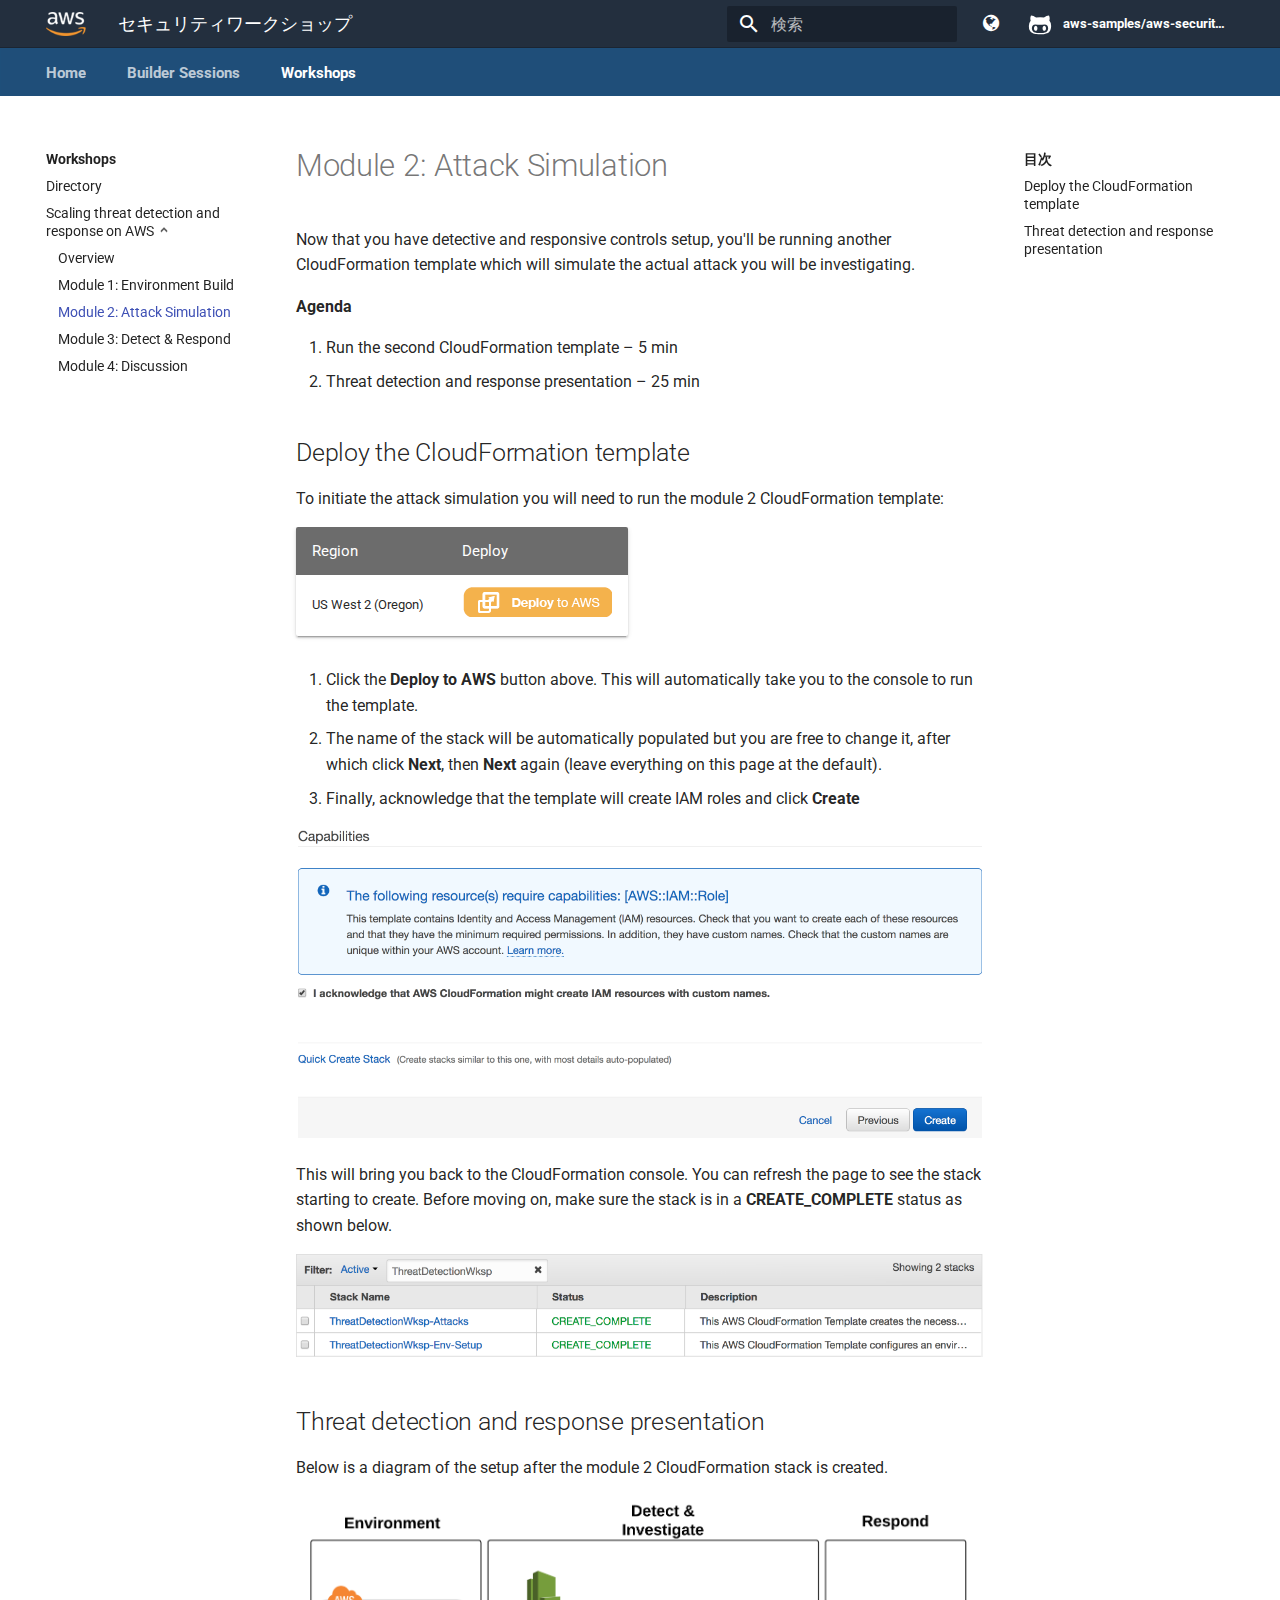
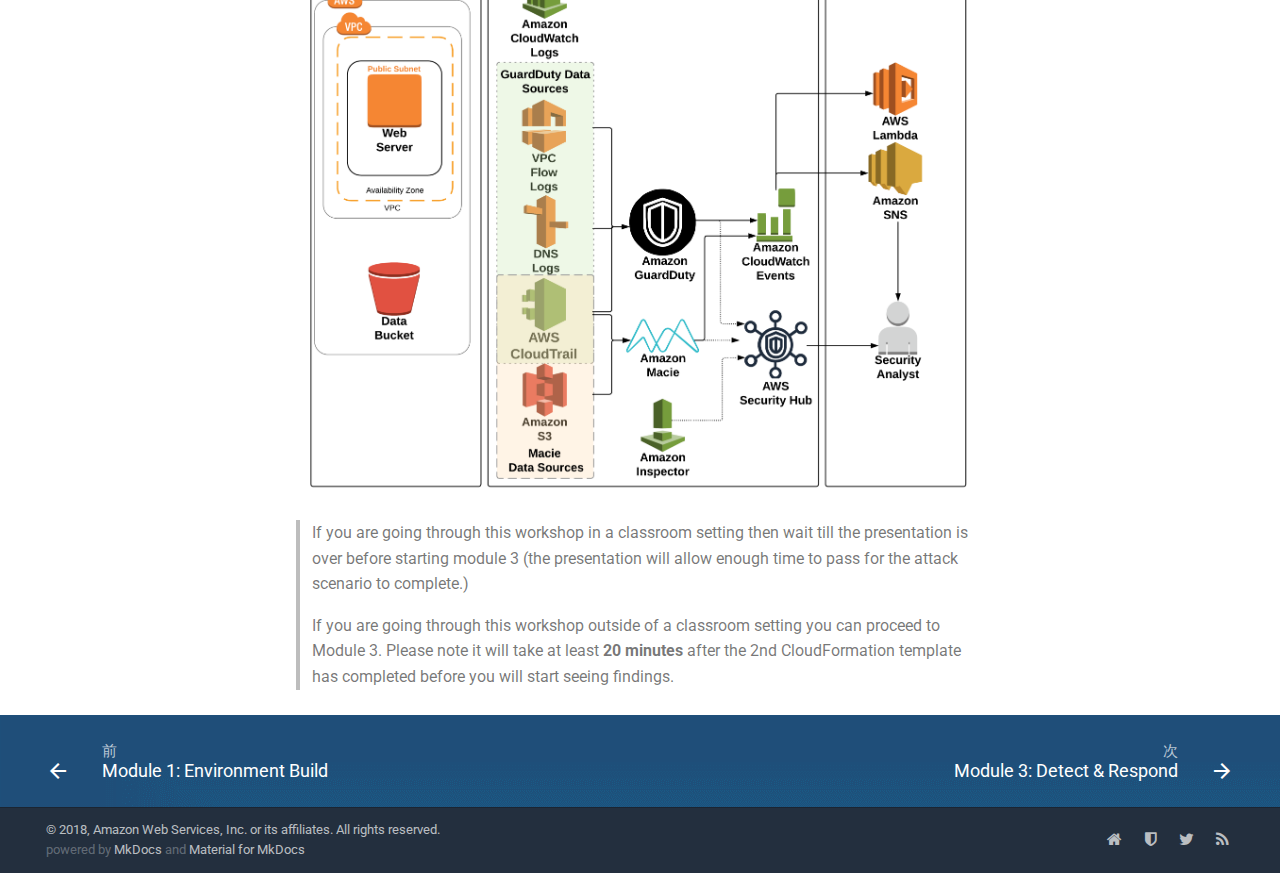
<file: workshops/threat-detection-remediation/02-attack-simulation/index.html>
<!DOCTYPE html>
<html lang="ja" class="no-js">
  <head>
    
      <meta charset="utf-8">
      <meta name="viewport" content="width=device-width,initial-scale=1">
      <meta http-equiv="x-ua-compatible" content="ie=edge">
      
        <meta name="description" content="A collection of AWS Security related workshops">
      
      
        <link rel="canonical" href="https://awssecworkshops.jp/workshops/threat-detection-remediation/02-attack-simulation/">
      
      
        <meta name="author" content="aws-security-workshops@amazon.com">
      
      
        <meta name="lang:clipboard.copy" content="クリップボードへコピー">
      
        <meta name="lang:clipboard.copied" content="コピーしました">
      
        <meta name="lang:search.language" content="jp">
      
        <meta name="lang:search.pipeline.stopwords" content="True">
      
        <meta name="lang:search.pipeline.trimmer" content="True">
      
        <meta name="lang:search.result.none" content="何も見つかりませんでした">
      
        <meta name="lang:search.result.one" content="1件見つかりました">
      
        <meta name="lang:search.result.other" content="#件見つかりました">
      
        <meta name="lang:search.tokenizer" content="[\s\-　、。，．]+">
      
      <link rel="shortcut icon" href="../../../assets/images/aws-favicon.ico">
      <meta name="generator" content="mkdocs-1.0.4, mkdocs-material-3.1.0">
    
    
      
        <title>Module 2: Attack Simulation - セキュリティワークショップ</title>
      
    
    
      <link rel="stylesheet" href="../../../assets/stylesheets/application.11e41852.css">
      
      
    
    
      <script src="../../../assets/javascripts/modernizr.20ef595d.js"></script>
    
    
      
        <link href="https://fonts.gstatic.com" rel="preconnect" crossorigin>
        <link rel="stylesheet" href="https://fonts.googleapis.com/css?family=Roboto:300,400,400i,700|Roboto+Mono">
        <style>body,input{font-family:"Roboto","Helvetica Neue",Helvetica,Arial,sans-serif}code,kbd,pre{font-family:"Roboto Mono","Courier New",Courier,monospace}</style>
      
    
    <link rel="stylesheet" href="../../../assets/fonts/material-icons.css">
    
    
      <link rel="stylesheet" href="../../../stylesheets/custom.css">
    
    
  </head>
  
    <body dir="ltr">
  
    <svg class="md-svg">
      <defs>
        
        
          <svg xmlns="http://www.w3.org/2000/svg" width="416" height="448"
    viewBox="0 0 416 448" id="__github">
  <path fill="currentColor" d="M160 304q0 10-3.125 20.5t-10.75 19-18.125
        8.5-18.125-8.5-10.75-19-3.125-20.5 3.125-20.5 10.75-19 18.125-8.5
        18.125 8.5 10.75 19 3.125 20.5zM320 304q0 10-3.125 20.5t-10.75
        19-18.125 8.5-18.125-8.5-10.75-19-3.125-20.5 3.125-20.5 10.75-19
        18.125-8.5 18.125 8.5 10.75 19 3.125 20.5zM360
        304q0-30-17.25-51t-46.75-21q-10.25 0-48.75 5.25-17.75 2.75-39.25
        2.75t-39.25-2.75q-38-5.25-48.75-5.25-29.5 0-46.75 21t-17.25 51q0 22 8
        38.375t20.25 25.75 30.5 15 35 7.375 37.25 1.75h42q20.5 0
        37.25-1.75t35-7.375 30.5-15 20.25-25.75 8-38.375zM416 260q0 51.75-15.25
        82.75-9.5 19.25-26.375 33.25t-35.25 21.5-42.5 11.875-42.875 5.5-41.75
        1.125q-19.5 0-35.5-0.75t-36.875-3.125-38.125-7.5-34.25-12.875-30.25-20.25-21.5-28.75q-15.5-30.75-15.5-82.75
        0-59.25 34-99-6.75-20.5-6.75-42.5 0-29 12.75-54.5 27 0 47.5 9.875t47.25
        30.875q36.75-8.75 77.25-8.75 37 0 70 8 26.25-20.5
        46.75-30.25t47.25-9.75q12.75 25.5 12.75 54.5 0 21.75-6.75 42 34 40 34
        99.5z" />
</svg>
        
      </defs>
    </svg>
    <input class="md-toggle" data-md-toggle="drawer" type="checkbox" id="__drawer" autocomplete="off">
    <input class="md-toggle" data-md-toggle="search" type="checkbox" id="__search" autocomplete="off">
    <label class="md-overlay" data-md-component="overlay" for="__drawer"></label>
    
      <a href="#module-2-attack-simulation" tabindex="1" class="md-skip">
        Skip to content
      </a>
    
    
      <!--
  Copyright (c) 2016-2018 Martin Donath <martin.donath@squidfunk.com>
  Permission is hereby granted, free of charge, to any person obtaining a copy
  of this software and associated documentation files (the "Software"), to
  deal in the Software without restriction, including without limitation the
  rights to use, copy, modify, merge, publish, distribute, sublicense, and/or
  sell copies of the Software, and to permit persons to whom the Software is
  furnished to do so, subject to the following conditions:
  The above copyright notice and this permission notice shall be included in
  all copies or substantial portions of the Software.
  THE SOFTWARE IS PROVIDED "AS IS", WITHOUT WARRANTY OF ANY KIND, EXPRESS OR
  IMPLIED, INCLUDING BUT NOT LIMITED TO THE WARRANTIES OF MERCHANTABILITY,
  FITNESS FOR A PARTICULAR PURPOSE AND NON-INFRINGEMENT. IN NO EVENT SHALL THE
  AUTHORS OR COPYRIGHT HOLDERS BE LIABLE FOR ANY CLAIM, DAMAGES OR OTHER
  LIABILITY, WHETHER IN AN ACTION OF CONTRACT, TORT OR OTHERWISE, ARISING
  FROM, OUT OF OR IN CONNECTION WITH THE SOFTWARE OR THE USE OR OTHER DEALINGS
  IN THE SOFTWARE.
-->

<!-- Application header -->
<header class="md-header" data-md-component="header">

    <!-- Top-level navigation -->
    <nav class="md-header-nav md-grid">
      <div class="md-flex">
  
        <!-- Link to home -->
        <div class="md-flex__cell md-flex__cell--shrink">
          <a href="https://aws.amazon.com/"
              title="Amazon Web Services"
              class="md-header-nav__button md-logo">
            
              <img src="../../../assets/images/aws_smile_logo.png" width="40" height="24" />
            
          </a>
        </div>
  
        <!-- Button to toggle drawer -->
        <div class="md-flex__cell md-flex__cell--shrink">
          <label class="md-icon md-icon--menu md-header-nav__button"
              for="__drawer"></label>
        </div>
  
        <!-- Header title -->
        <div class="md-flex__cell md-flex__cell--stretch">
          <div class="md-flex__ellipsis md-header-nav__title"
              data-md-component="title">
            
              
                <span class="md-header-nav__topic">
                  セキュリティワークショップ
                </span>
                <span class="md-header-nav__topic">
                  Module 2: Attack Simulation
                </span>
              
            
          </div>
        </div>
  
        <!-- Button to open search dialogue -->
        <div class="md-flex__cell md-flex__cell--shrink">
          
            
              <label class="md-icon md-icon--search md-header-nav__button"
                  for="__search"></label>
  
              <!-- Search interface -->
              
<div class="md-search" data-md-component="search" role="dialog">
  <label class="md-search__overlay" for="__search"></label>
  <div class="md-search__inner" role="search">
    <form class="md-search__form" name="search">
      <input type="text" class="md-search__input" name="query" placeholder="検索" autocapitalize="off" autocorrect="off" autocomplete="off" spellcheck="false" data-md-component="query" data-md-state="active">
      <label class="md-icon md-search__icon" for="__search"></label>
      <button type="reset" class="md-icon md-search__icon" data-md-component="reset" tabindex="-1">
        &#xE5CD;
      </button>
    </form>
    <div class="md-search__output">
      <div class="md-search__scrollwrap" data-md-scrollfix>
        <div class="md-search-result" data-md-component="result">
          <div class="md-search-result__meta">
            検索キーワードを入力してください
          </div>
          <ol class="md-search-result__list"></ol>
        </div>
      </div>
    </div>
  </div>
</div>
            
          
        </div>
        <div class="md-flex__cell md-flex__cell--shrink">
            <div class="md-flex__ellipsis md-header-nav__lang">
                <div class="md-lang-drop">
                    <button onclick="langToggle()" class="md-lang-dropbtn fa fa-globe"></button>
                    <div id="mdDropMenu" class="md-dropdown-content">
                        <a href="https://awssecworkshops.com/">EN</a>
                    </div>
                </div>
            </div>
        </div>
  
        <!-- Repository containing source -->
        
          <div class="md-flex__cell md-flex__cell--shrink">
            <div class="md-header-nav__source">
              


  


  <a href="https://github.com/aws-samples/aws-security-workshops-jp/" title="リポジトリへ" class="md-source" data-md-source="github">
    
      <div class="md-source__icon">
        <svg viewBox="0 0 24 24" width="24" height="24">
          <use xlink:href="#__github" width="24" height="24"></use>
        </svg>
      </div>
    
    <div class="md-source__repository">
      aws-samples/aws-security-workshops-jp
    </div>
  </a>

            </div>
          </div>
        
      </div>
    </nav>
  </header>
    
    <div class="md-container">
      
        
      
      
        

  

<nav class="md-tabs md-tabs--active" data-md-component="tabs">
  <div class="md-tabs__inner md-grid">
    <ul class="md-tabs__list">
      
        
  <li class="md-tabs__item">
    
      <a href="../../.." title="Home" class="md-tabs__link">
        Home
      </a>
    
  </li>

      
        
      
        
  
  
    <li class="md-tabs__item">
      
        <a href="../../../builder-sessions/" title="Builder Sessions" class="md-tabs__link">
          Builder Sessions
        </a>
      
    </li>
  

      
        
  
  
    <li class="md-tabs__item">
      
        <a href="../../" title="Workshops" class="md-tabs__link md-tabs__link--active">
          Workshops
        </a>
      
    </li>
  

      
        
      
        
      
    </ul>
  </div>
</nav>
      
      <main class="md-main">
        <div class="md-main__inner md-grid" data-md-component="container">
          
            
              <div class="md-sidebar md-sidebar--primary" data-md-component="navigation">
                <div class="md-sidebar__scrollwrap">
                  <div class="md-sidebar__inner">
                    <nav class="md-nav md-nav--primary" data-md-level="0">
  <label class="md-nav__title md-nav__title--site" for="__drawer">
    <a href="https://awssecworkshops.jp" title="セキュリティワークショップ" class="md-nav__button md-logo">
      
        <img src="../../../assets/images/aws_smile_logo.png" width="48" height="48">
      
    </a>
    セキュリティワークショップ
  </label>
  
    <div class="md-nav__source">
      


  


  <a href="https://github.com/aws-samples/aws-security-workshops-jp/" title="リポジトリへ" class="md-source" data-md-source="github">
    
      <div class="md-source__icon">
        <svg viewBox="0 0 24 24" width="24" height="24">
          <use xlink:href="#__github" width="24" height="24"></use>
        </svg>
      </div>
    
    <div class="md-source__repository">
      aws-samples/aws-security-workshops-jp
    </div>
  </a>

    </div>
  
  <ul class="md-nav__list" data-md-scrollfix>
    
      
      
      


  <li class="md-nav__item">
    <a href="../../.." title="Home" class="md-nav__link">
      Home
    </a>
  </li>

    
      
      
      


  <li class="md-nav__item">
    <a href="../../../getting-started/" title="Getting Started" class="md-nav__link">
      Getting Started
    </a>
  </li>

    
      
      
      


  <li class="md-nav__item md-nav__item--nested">
    
      <input class="md-toggle md-nav__toggle" data-md-toggle="nav-3" type="checkbox" id="nav-3">
    
    <label class="md-nav__link" for="nav-3">
      Builder Sessions
    </label>
    <nav class="md-nav" data-md-component="collapsible" data-md-level="1">
      <label class="md-nav__title" for="nav-3">
        Builder Sessions
      </label>
      <ul class="md-nav__list" data-md-scrollfix>
        
        
          
          
          


  <li class="md-nav__item">
    <a href="../../../builder-sessions/" title="Directory" class="md-nav__link">
      Directory
    </a>
  </li>

        
      </ul>
    </nav>
  </li>

    
      
      
      

  


  <li class="md-nav__item md-nav__item--active md-nav__item--nested">
    
      <input class="md-toggle md-nav__toggle" data-md-toggle="nav-4" type="checkbox" id="nav-4" checked>
    
    <label class="md-nav__link" for="nav-4">
      Workshops
    </label>
    <nav class="md-nav" data-md-component="collapsible" data-md-level="1">
      <label class="md-nav__title" for="nav-4">
        Workshops
      </label>
      <ul class="md-nav__list" data-md-scrollfix>
        
        
          
          
          


  <li class="md-nav__item">
    <a href="../../" title="Directory" class="md-nav__link">
      Directory
    </a>
  </li>

        
          
          
          

  


  <li class="md-nav__item md-nav__item--active md-nav__item--nested">
    
      <input class="md-toggle md-nav__toggle" data-md-toggle="nav-4-2" type="checkbox" id="nav-4-2" checked>
    
    <label class="md-nav__link" for="nav-4-2">
      Scaling threat detection and response on AWS
    </label>
    <nav class="md-nav" data-md-component="collapsible" data-md-level="2">
      <label class="md-nav__title" for="nav-4-2">
        Scaling threat detection and response on AWS
      </label>
      <ul class="md-nav__list" data-md-scrollfix>
        
        
          
          
          


  <li class="md-nav__item">
    <a href="../" title="Overview" class="md-nav__link">
      Overview
    </a>
  </li>

        
          
          
          


  <li class="md-nav__item">
    <a href="../01-environment-setup/" title="Module 1: Environment Build" class="md-nav__link">
      Module 1: Environment Build
    </a>
  </li>

        
          
          
          

  


  <li class="md-nav__item md-nav__item--active">
    
    <input class="md-toggle md-nav__toggle" data-md-toggle="toc" type="checkbox" id="__toc">
    
      
    
    
      <label class="md-nav__link md-nav__link--active" for="__toc">
        Module 2: Attack Simulation
      </label>
    
    <a href="./" title="Module 2: Attack Simulation" class="md-nav__link md-nav__link--active">
      Module 2: Attack Simulation
    </a>
    
      
<nav class="md-nav md-nav--secondary">
  
  
    
  
  
    <label class="md-nav__title" for="__toc">目次</label>
    <ul class="md-nav__list" data-md-scrollfix>
      
        <li class="md-nav__item">
  <a href="#deploy-the-cloudformation-template" title="Deploy the CloudFormation template" class="md-nav__link">
    Deploy the CloudFormation template
  </a>
  
</li>
      
        <li class="md-nav__item">
  <a href="#threat-detection-and-response-presentation" title="Threat detection and response presentation" class="md-nav__link">
    Threat detection and response presentation
  </a>
  
</li>
      
      
      
      
      
    </ul>
  
</nav>
    
  </li>

        
          
          
          


  <li class="md-nav__item">
    <a href="../03-detection-and-remediation/" title="Module 3: Detect & Respond" class="md-nav__link">
      Module 3: Detect & Respond
    </a>
  </li>

        
          
          
          


  <li class="md-nav__item">
    <a href="../04-review-and-discussion/" title="Module 4: Discussion" class="md-nav__link">
      Module 4: Discussion
    </a>
  </li>

        
      </ul>
    </nav>
  </li>

        
      </ul>
    </nav>
  </li>

    
      
      
      


  <li class="md-nav__item">
    <a href="../../../contribute/" title="Contributing" class="md-nav__link">
      Contributing
    </a>
  </li>

    
      
      
      


  <li class="md-nav__item">
    <a href="../../../license/" title="License" class="md-nav__link">
      License
    </a>
  </li>

    
  </ul>
</nav>
                  </div>
                </div>
              </div>
            
            
              <div class="md-sidebar md-sidebar--secondary" data-md-component="toc">
                <div class="md-sidebar__scrollwrap">
                  <div class="md-sidebar__inner">
                    
<nav class="md-nav md-nav--secondary">
  
  
    
  
  
    <label class="md-nav__title" for="__toc">目次</label>
    <ul class="md-nav__list" data-md-scrollfix>
      
        <li class="md-nav__item">
  <a href="#deploy-the-cloudformation-template" title="Deploy the CloudFormation template" class="md-nav__link">
    Deploy the CloudFormation template
  </a>
  
</li>
      
        <li class="md-nav__item">
  <a href="#threat-detection-and-response-presentation" title="Threat detection and response presentation" class="md-nav__link">
    Threat detection and response presentation
  </a>
  
</li>
      
      
      
      
      
    </ul>
  
</nav>
                  </div>
                </div>
              </div>
            
          
          <div class="md-content">
            <article class="md-content__inner md-typeset">
              
                
                  <a href="https://github.com/aws-samples/aws-security-workshops-jp/edit/master/docs/workshops/threat-detection-remediation/02-attack-simulation.md" title="編集" class="md-icon md-content__icon">&#xE3C9;</a>
                
                
                <h1 id="module-2-attack-simulation">Module 2: Attack Simulation</h1>
<p>Now that you have detective and responsive controls setup, you'll be running another CloudFormation template which will simulate the actual attack you will be investigating.</p>
<p><strong>Agenda</strong></p>
<ol>
<li>Run the second CloudFormation template – 5 min</li>
<li>Threat detection and response presentation – 25 min</li>
</ol>
<h2 id="deploy-the-cloudformation-template">Deploy the CloudFormation template</h2>
<p>To initiate the attack simulation you will need to run the module 2 CloudFormation template: </p>
<table>
<thead>
<tr>
<th>Region</th>
<th>Deploy</th>
</tr>
</thead>
<tbody>
<tr>
<td>US West 2 (Oregon)</td>
<td><a href="https://console.aws.amazon.com/cloudformation/home?region=us-west-2#/stacks/new?stackName=ThreatDetectionWksp-Attacks&templateURL=https://s3-us-west-2.amazonaws.com/sa-security-specialist-workshops-us-west-2/threat-detect-workshop/staging/02-attack-simulation.yml" target="_blank"><img alt="Deploy Module 2 in us-west-2" src="../images/deploy-to-aws.png" /></a></td>
</tr>
</tbody>
</table>
<ol>
<li>
<p>Click the <strong>Deploy to AWS</strong> button above.  This will automatically take you to the console to run the template.  </p>
</li>
<li>
<p>The name of the stack will be automatically populated but you are free to change it, after which click <strong>Next</strong>, then <strong>Next</strong> again (leave everything on this page at the default).  </p>
</li>
<li>
<p>Finally, acknowledge that the template will create IAM roles and click <strong>Create</strong></p>
</li>
</ol>
<p><img alt="IAM Capabilities" src="../images/iam-capabilities.png" /></p>
<p>This will bring you back to the CloudFormation console. You can refresh the page to see the stack starting to create. Before moving on, make sure the stack is in a <strong>CREATE_COMPLETE</strong> status as shown below.</p>
<p><img alt="Stack Complete" src="../images/02-stack-complete.png" /></p>
<h2 id="threat-detection-and-response-presentation">Threat detection and response presentation</h2>
<p>Below is a diagram of the setup after the module 2 CloudFormation stack is created.</p>
<p><img alt="Module 2 Diagram" src="../images/02-diagram-module2-3.png" /></p>
<blockquote>
<p>If you are going through this workshop in a classroom setting then wait till the presentation is over before starting module 3 (the presentation will allow enough time to pass for the attack scenario to complete.)  </p>
<p>If you are going through this workshop outside of a classroom setting you can proceed to Module 3.  Please note it will take at least <strong>20 minutes</strong> after the 2nd CloudFormation template has completed before you will start seeing findings. </p>
</blockquote>
                
                  
                
              
              
                


              
            </article>
          </div>
        </div>
      </main>
      
        
<footer class="md-footer">
  
    <div class="md-footer-nav">
      <nav class="md-footer-nav__inner md-grid">
        
          <a href="../01-environment-setup/" title="Module 1: Environment Build" class="md-flex md-footer-nav__link md-footer-nav__link--prev" rel="prev">
            <div class="md-flex__cell md-flex__cell--shrink">
              <i class="md-icon md-icon--arrow-back md-footer-nav__button"></i>
            </div>
            <div class="md-flex__cell md-flex__cell--stretch md-footer-nav__title">
              <span class="md-flex__ellipsis">
                <span class="md-footer-nav__direction">
                  前
                </span>
                Module 1: Environment Build
              </span>
            </div>
          </a>
        
        
          <a href="../03-detection-and-remediation/" title="Module 3: Detect & Respond" class="md-flex md-footer-nav__link md-footer-nav__link--next" rel="next">
            <div class="md-flex__cell md-flex__cell--stretch md-footer-nav__title">
              <span class="md-flex__ellipsis">
                <span class="md-footer-nav__direction">
                  次
                </span>
                Module 3: Detect & Respond
              </span>
            </div>
            <div class="md-flex__cell md-flex__cell--shrink">
              <i class="md-icon md-icon--arrow-forward md-footer-nav__button"></i>
            </div>
          </a>
        
      </nav>
    </div>
  
  <div class="md-footer-meta md-typeset">
    <div class="md-footer-meta__inner md-grid">
      <div class="md-footer-copyright">
        
          <div class="md-footer-copyright__highlight">
            &copy; 2018, Amazon Web Services, Inc. or its affiliates. All rights reserved.
          </div>
        
        powered by
        <a href="https://www.mkdocs.org">MkDocs</a>
        and
        <a href="https://squidfunk.github.io/mkdocs-material/">
          Material for MkDocs</a>
      </div>
      
        
  <div class="md-footer-social">
    <link rel="stylesheet" href="../../../assets/fonts/font-awesome.css">
    
      <a href="https://awssecworkshops.jp" class="md-footer-social__link fa fa-home"></a>
    
      <a href="https://aws.amazon.com/security/" class="md-footer-social__link fa fa-shield"></a>
    
      <a href="https://twitter.com/awssecurityinfo?lang=en" class="md-footer-social__link fa fa-twitter"></a>
    
      <a href="https://aws.amazon.com/blogs/security/" class="md-footer-social__link fa fa-rss"></a>
    
  </div>

      
    </div>
  </div>
</footer>
      
    </div>
    
      <script src="../../../assets/javascripts/application.9e1f3b71.js"></script>
      
        
        
          
          <script src="../../../assets/javascripts/lunr/lunr.stemmer.support.js"></script>
          
            
              
                <script src="../../../assets/javascripts/lunr/tinyseg.js"></script>
              
              
                <script src="../../../assets/javascripts/lunr/lunr.jp.js"></script>
              
            
          
          
        
      
      <script>app.initialize({version:"1.0.4",url:{base:"../../.."}})</script>
      
        <script src="../../../javascripts/extra.js"></script>
      
    
    
      
    
  </body>
</html>
</file>
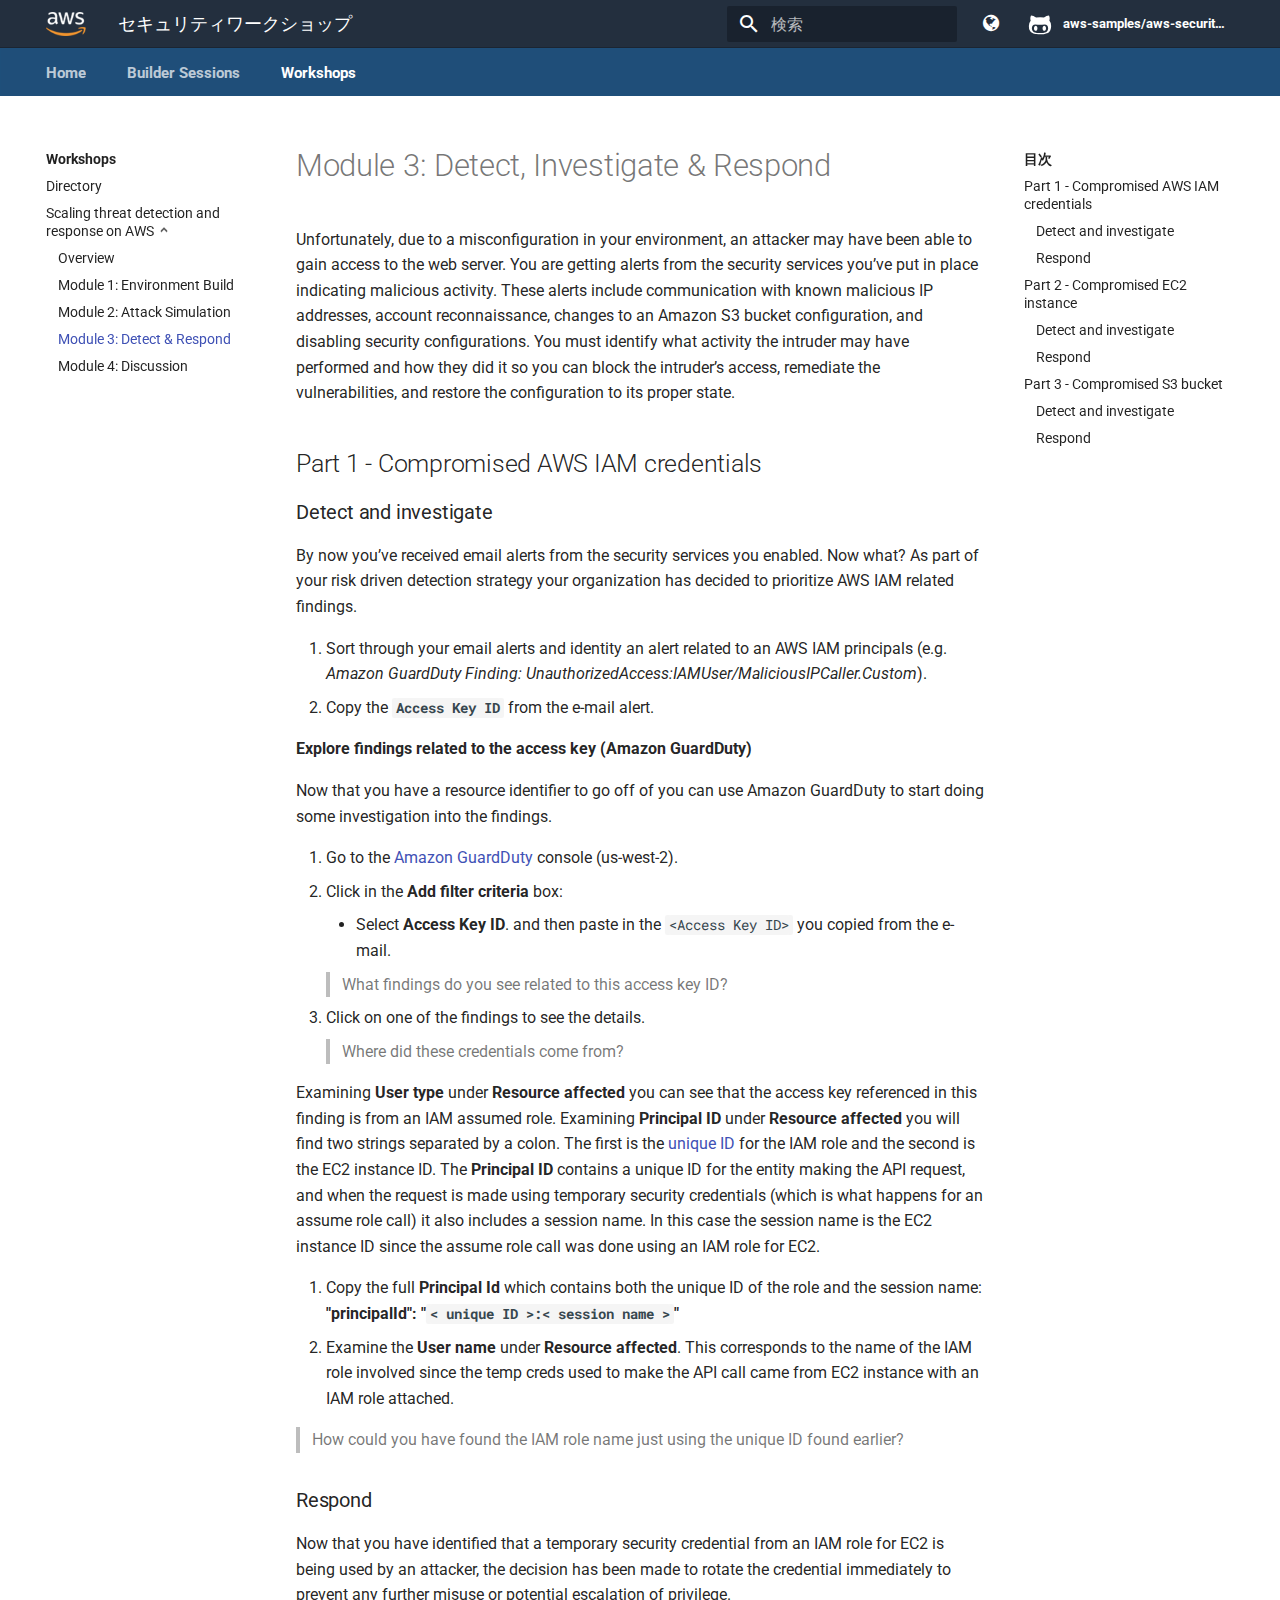
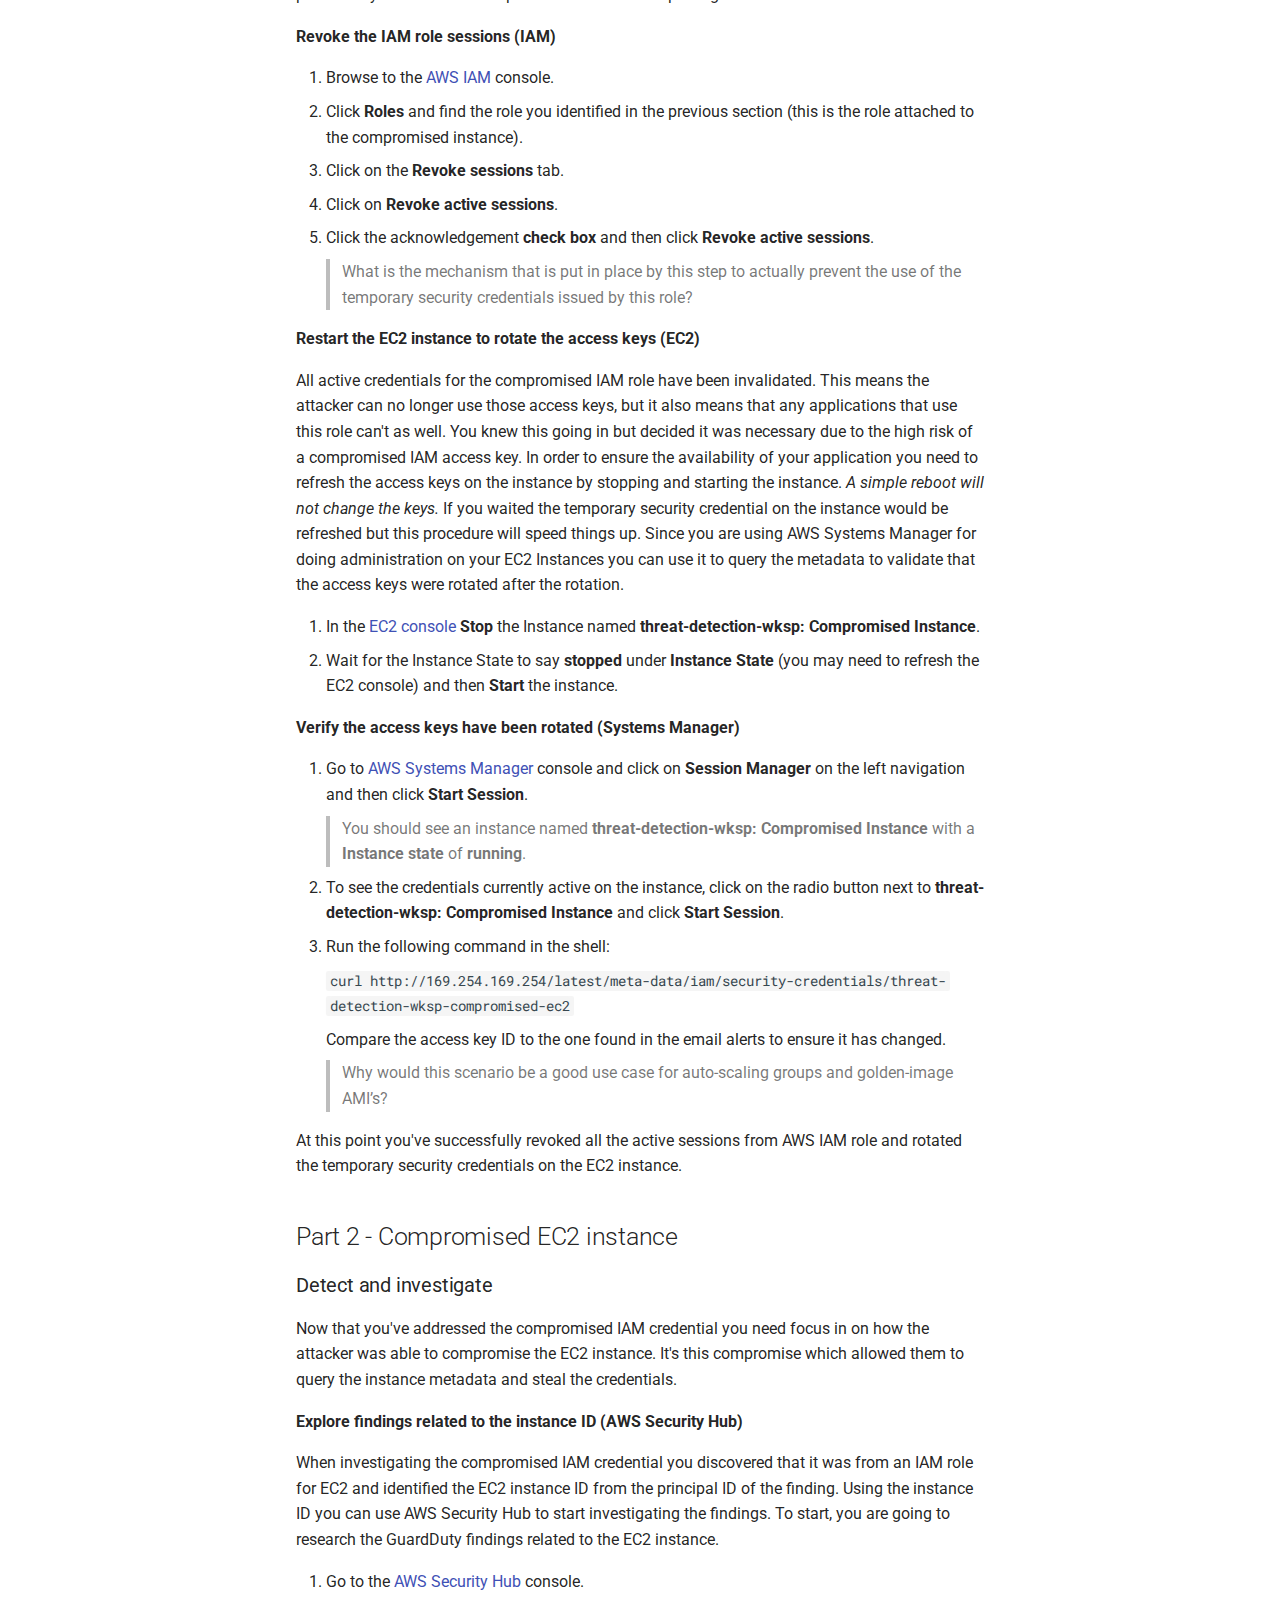
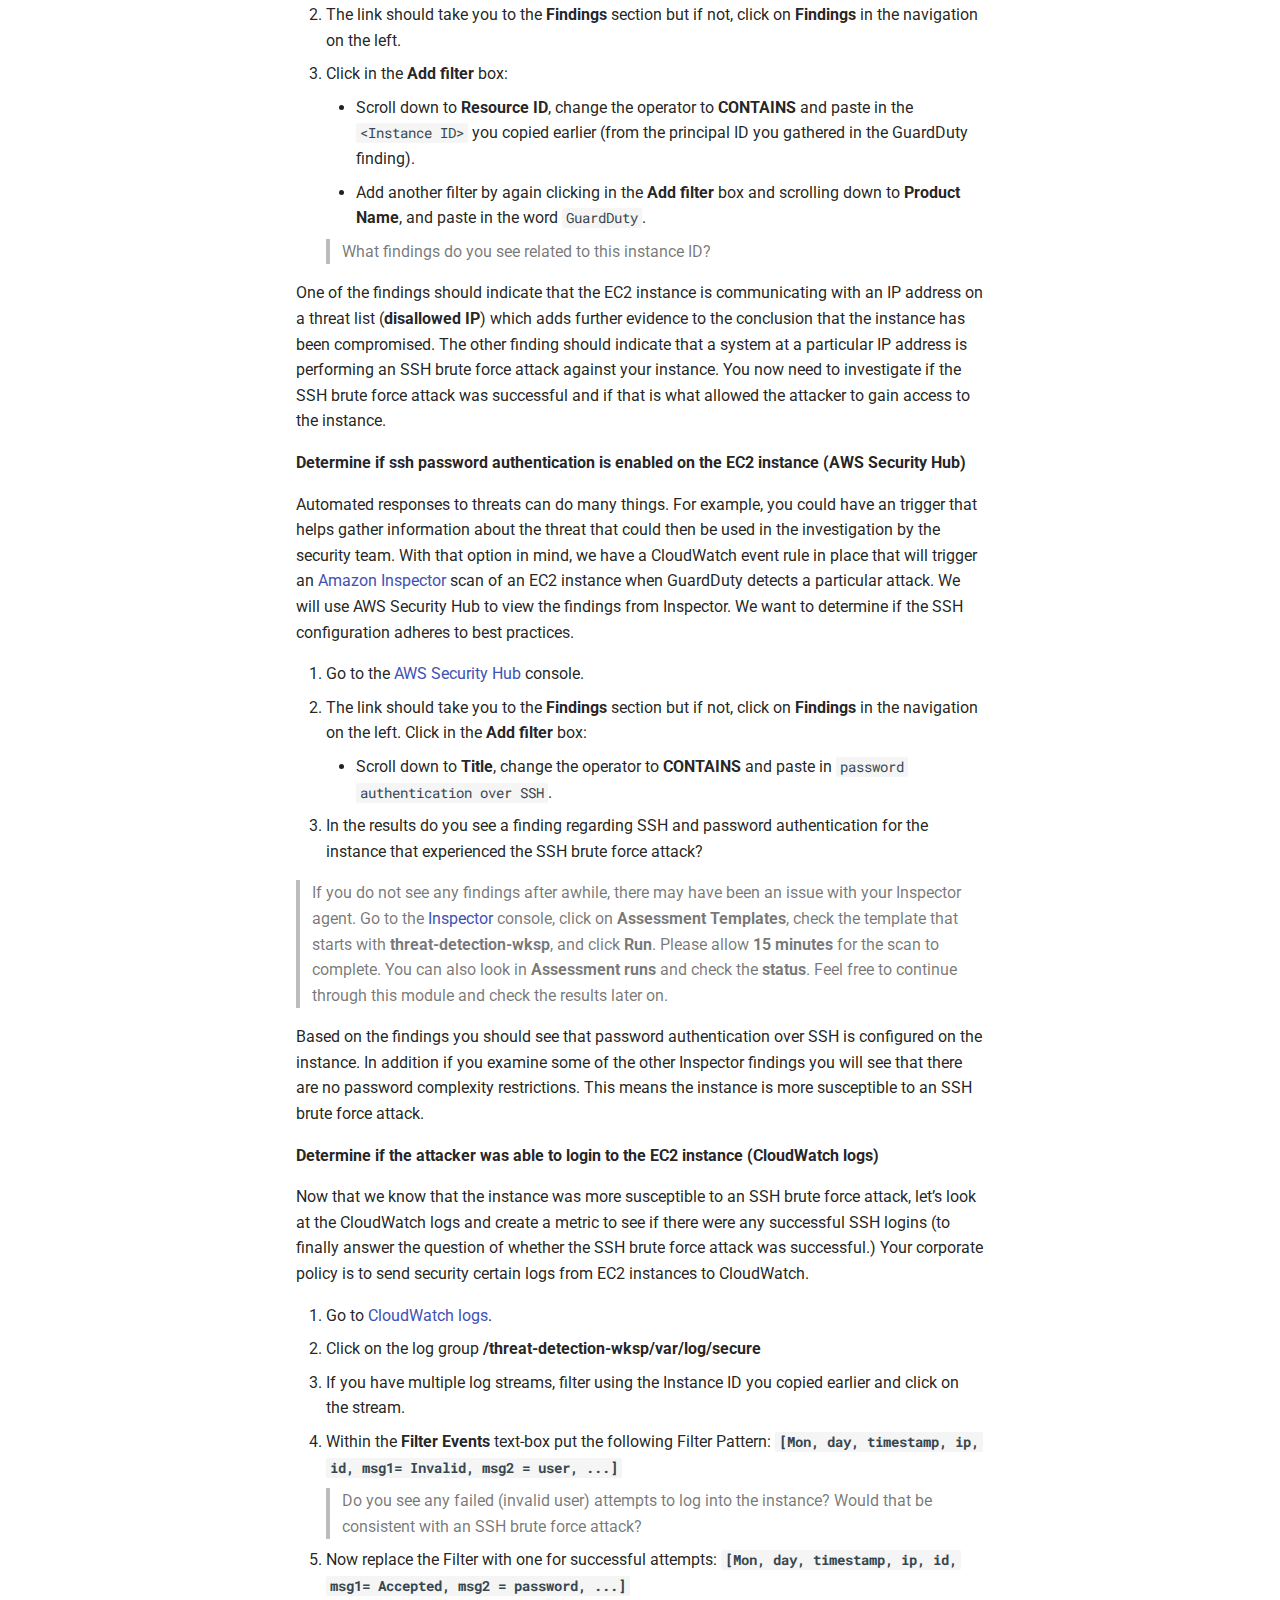
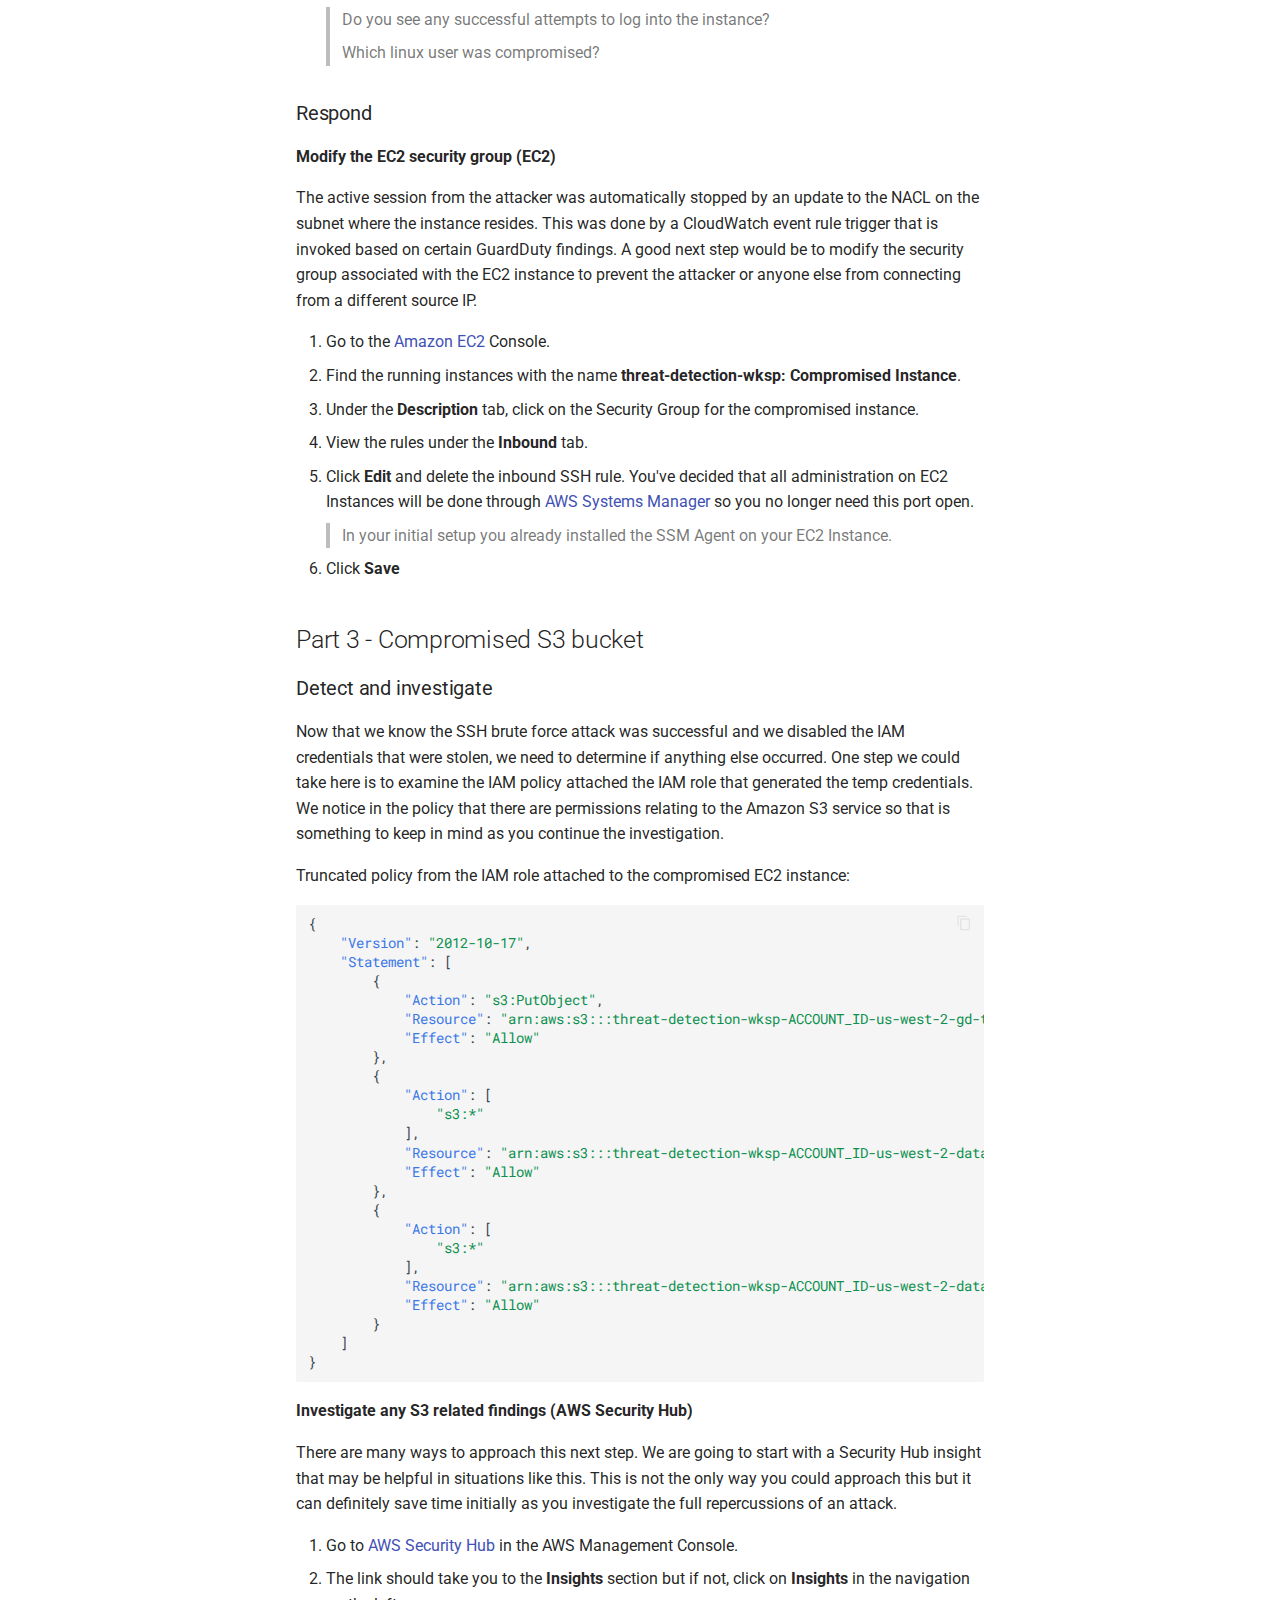
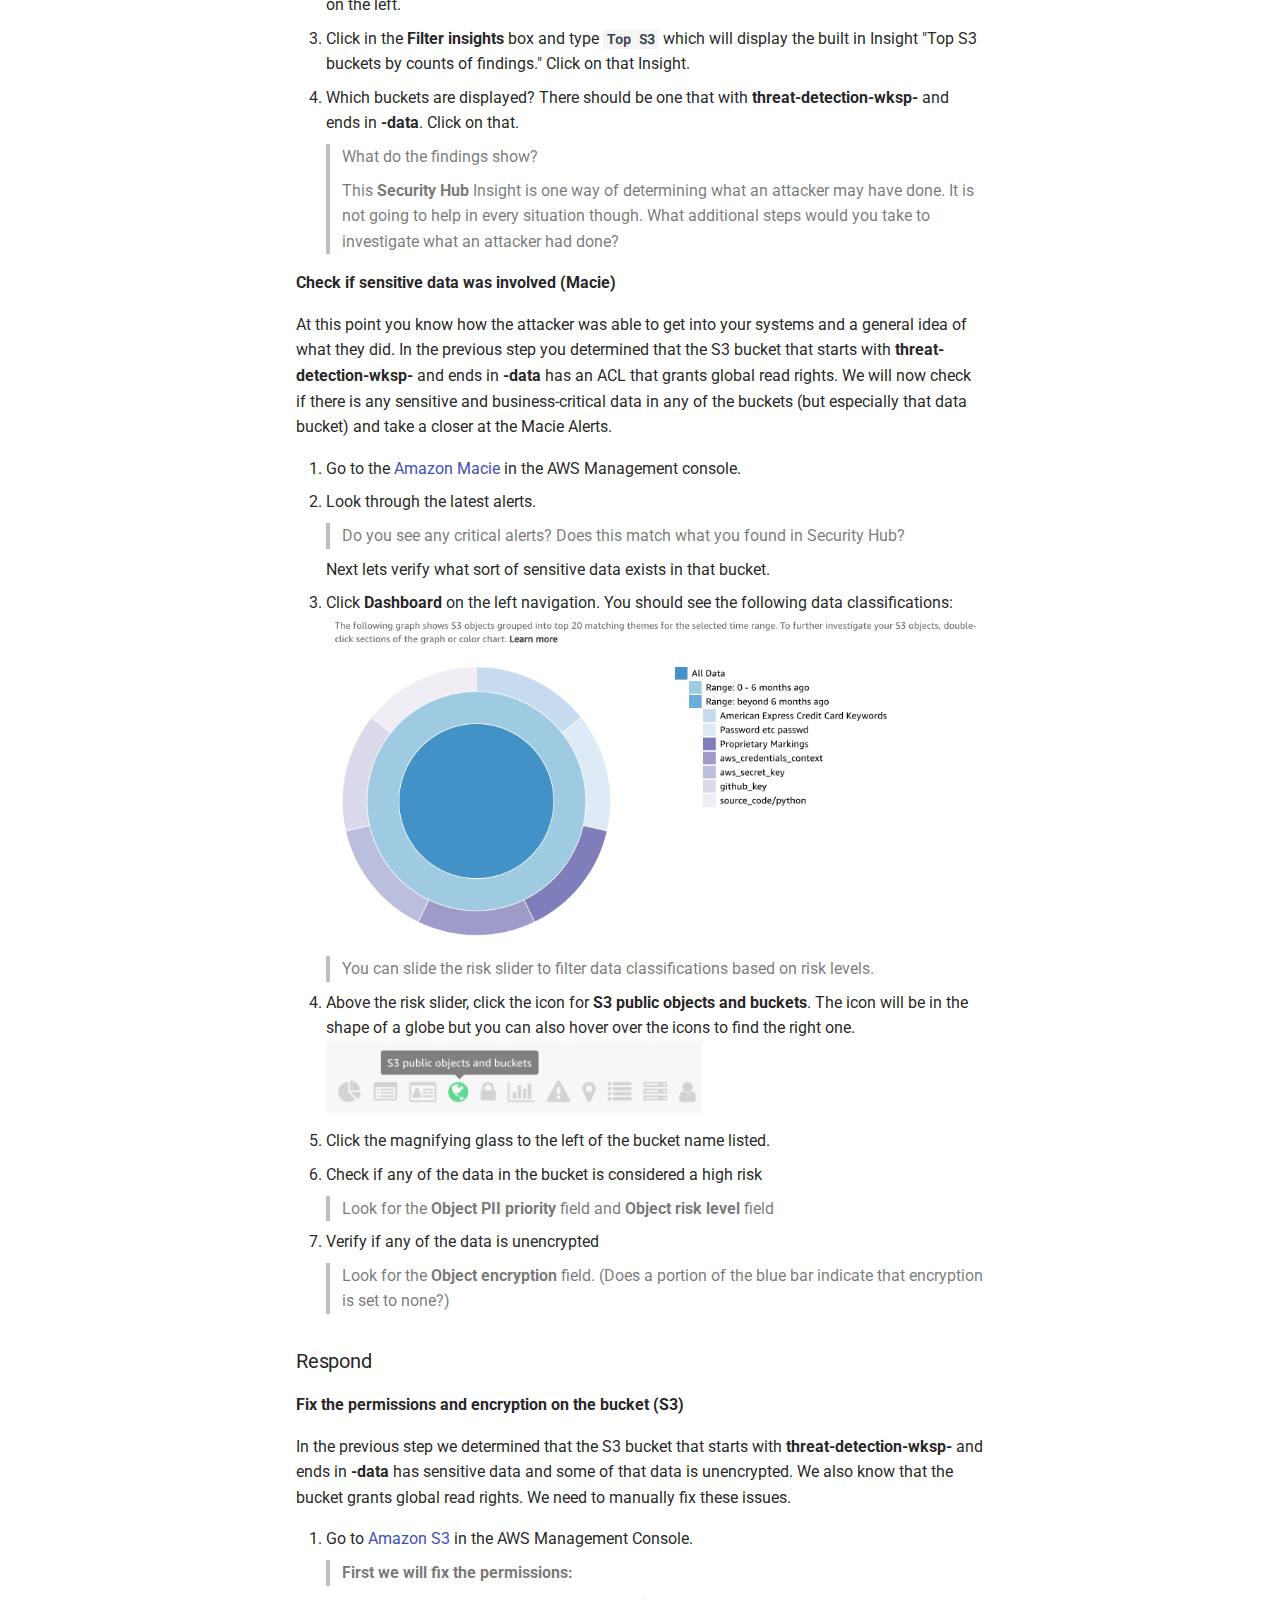
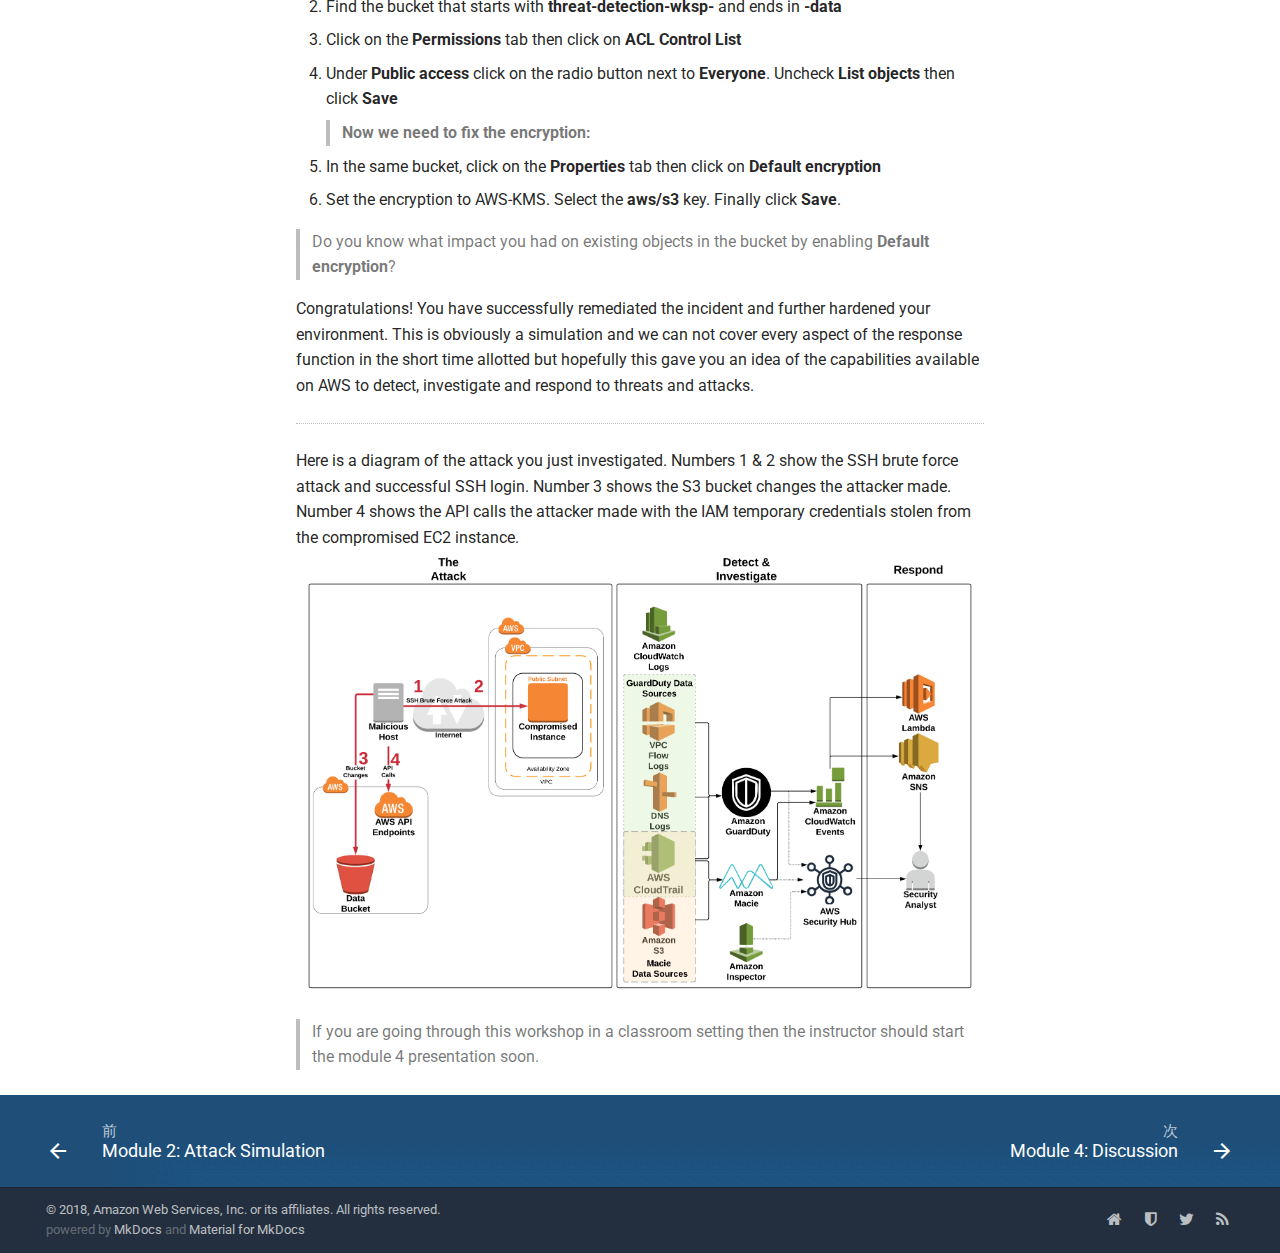
<file: workshops/threat-detection-remediation/03-detection-and-remediation/index.html>
<!DOCTYPE html>
<html lang="ja" class="no-js">
  <head>
    
      <meta charset="utf-8">
      <meta name="viewport" content="width=device-width,initial-scale=1">
      <meta http-equiv="x-ua-compatible" content="ie=edge">
      
        <meta name="description" content="A collection of AWS Security related workshops">
      
      
        <link rel="canonical" href="https://awssecworkshops.jp/workshops/threat-detection-remediation/03-detection-and-remediation/">
      
      
        <meta name="author" content="aws-security-workshops@amazon.com">
      
      
        <meta name="lang:clipboard.copy" content="クリップボードへコピー">
      
        <meta name="lang:clipboard.copied" content="コピーしました">
      
        <meta name="lang:search.language" content="jp">
      
        <meta name="lang:search.pipeline.stopwords" content="True">
      
        <meta name="lang:search.pipeline.trimmer" content="True">
      
        <meta name="lang:search.result.none" content="何も見つかりませんでした">
      
        <meta name="lang:search.result.one" content="1件見つかりました">
      
        <meta name="lang:search.result.other" content="#件見つかりました">
      
        <meta name="lang:search.tokenizer" content="[\s\-　、。，．]+">
      
      <link rel="shortcut icon" href="../../../assets/images/aws-favicon.ico">
      <meta name="generator" content="mkdocs-1.0.4, mkdocs-material-3.1.0">
    
    
      
        <title>Module 3: Detect & Respond - セキュリティワークショップ</title>
      
    
    
      <link rel="stylesheet" href="../../../assets/stylesheets/application.11e41852.css">
      
      
    
    
      <script src="../../../assets/javascripts/modernizr.20ef595d.js"></script>
    
    
      
        <link href="https://fonts.gstatic.com" rel="preconnect" crossorigin>
        <link rel="stylesheet" href="https://fonts.googleapis.com/css?family=Roboto:300,400,400i,700|Roboto+Mono">
        <style>body,input{font-family:"Roboto","Helvetica Neue",Helvetica,Arial,sans-serif}code,kbd,pre{font-family:"Roboto Mono","Courier New",Courier,monospace}</style>
      
    
    <link rel="stylesheet" href="../../../assets/fonts/material-icons.css">
    
    
      <link rel="stylesheet" href="../../../stylesheets/custom.css">
    
    
  </head>
  
    <body dir="ltr">
  
    <svg class="md-svg">
      <defs>
        
        
          <svg xmlns="http://www.w3.org/2000/svg" width="416" height="448"
    viewBox="0 0 416 448" id="__github">
  <path fill="currentColor" d="M160 304q0 10-3.125 20.5t-10.75 19-18.125
        8.5-18.125-8.5-10.75-19-3.125-20.5 3.125-20.5 10.75-19 18.125-8.5
        18.125 8.5 10.75 19 3.125 20.5zM320 304q0 10-3.125 20.5t-10.75
        19-18.125 8.5-18.125-8.5-10.75-19-3.125-20.5 3.125-20.5 10.75-19
        18.125-8.5 18.125 8.5 10.75 19 3.125 20.5zM360
        304q0-30-17.25-51t-46.75-21q-10.25 0-48.75 5.25-17.75 2.75-39.25
        2.75t-39.25-2.75q-38-5.25-48.75-5.25-29.5 0-46.75 21t-17.25 51q0 22 8
        38.375t20.25 25.75 30.5 15 35 7.375 37.25 1.75h42q20.5 0
        37.25-1.75t35-7.375 30.5-15 20.25-25.75 8-38.375zM416 260q0 51.75-15.25
        82.75-9.5 19.25-26.375 33.25t-35.25 21.5-42.5 11.875-42.875 5.5-41.75
        1.125q-19.5 0-35.5-0.75t-36.875-3.125-38.125-7.5-34.25-12.875-30.25-20.25-21.5-28.75q-15.5-30.75-15.5-82.75
        0-59.25 34-99-6.75-20.5-6.75-42.5 0-29 12.75-54.5 27 0 47.5 9.875t47.25
        30.875q36.75-8.75 77.25-8.75 37 0 70 8 26.25-20.5
        46.75-30.25t47.25-9.75q12.75 25.5 12.75 54.5 0 21.75-6.75 42 34 40 34
        99.5z" />
</svg>
        
      </defs>
    </svg>
    <input class="md-toggle" data-md-toggle="drawer" type="checkbox" id="__drawer" autocomplete="off">
    <input class="md-toggle" data-md-toggle="search" type="checkbox" id="__search" autocomplete="off">
    <label class="md-overlay" data-md-component="overlay" for="__drawer"></label>
    
      <a href="#module-3-detect-investigate-respond" tabindex="1" class="md-skip">
        Skip to content
      </a>
    
    
      <!--
  Copyright (c) 2016-2018 Martin Donath <martin.donath@squidfunk.com>
  Permission is hereby granted, free of charge, to any person obtaining a copy
  of this software and associated documentation files (the "Software"), to
  deal in the Software without restriction, including without limitation the
  rights to use, copy, modify, merge, publish, distribute, sublicense, and/or
  sell copies of the Software, and to permit persons to whom the Software is
  furnished to do so, subject to the following conditions:
  The above copyright notice and this permission notice shall be included in
  all copies or substantial portions of the Software.
  THE SOFTWARE IS PROVIDED "AS IS", WITHOUT WARRANTY OF ANY KIND, EXPRESS OR
  IMPLIED, INCLUDING BUT NOT LIMITED TO THE WARRANTIES OF MERCHANTABILITY,
  FITNESS FOR A PARTICULAR PURPOSE AND NON-INFRINGEMENT. IN NO EVENT SHALL THE
  AUTHORS OR COPYRIGHT HOLDERS BE LIABLE FOR ANY CLAIM, DAMAGES OR OTHER
  LIABILITY, WHETHER IN AN ACTION OF CONTRACT, TORT OR OTHERWISE, ARISING
  FROM, OUT OF OR IN CONNECTION WITH THE SOFTWARE OR THE USE OR OTHER DEALINGS
  IN THE SOFTWARE.
-->

<!-- Application header -->
<header class="md-header" data-md-component="header">

    <!-- Top-level navigation -->
    <nav class="md-header-nav md-grid">
      <div class="md-flex">
  
        <!-- Link to home -->
        <div class="md-flex__cell md-flex__cell--shrink">
          <a href="https://aws.amazon.com/"
              title="Amazon Web Services"
              class="md-header-nav__button md-logo">
            
              <img src="../../../assets/images/aws_smile_logo.png" width="40" height="24" />
            
          </a>
        </div>
  
        <!-- Button to toggle drawer -->
        <div class="md-flex__cell md-flex__cell--shrink">
          <label class="md-icon md-icon--menu md-header-nav__button"
              for="__drawer"></label>
        </div>
  
        <!-- Header title -->
        <div class="md-flex__cell md-flex__cell--stretch">
          <div class="md-flex__ellipsis md-header-nav__title"
              data-md-component="title">
            
              
                <span class="md-header-nav__topic">
                  セキュリティワークショップ
                </span>
                <span class="md-header-nav__topic">
                  Module 3: Detect & Respond
                </span>
              
            
          </div>
        </div>
  
        <!-- Button to open search dialogue -->
        <div class="md-flex__cell md-flex__cell--shrink">
          
            
              <label class="md-icon md-icon--search md-header-nav__button"
                  for="__search"></label>
  
              <!-- Search interface -->
              
<div class="md-search" data-md-component="search" role="dialog">
  <label class="md-search__overlay" for="__search"></label>
  <div class="md-search__inner" role="search">
    <form class="md-search__form" name="search">
      <input type="text" class="md-search__input" name="query" placeholder="検索" autocapitalize="off" autocorrect="off" autocomplete="off" spellcheck="false" data-md-component="query" data-md-state="active">
      <label class="md-icon md-search__icon" for="__search"></label>
      <button type="reset" class="md-icon md-search__icon" data-md-component="reset" tabindex="-1">
        &#xE5CD;
      </button>
    </form>
    <div class="md-search__output">
      <div class="md-search__scrollwrap" data-md-scrollfix>
        <div class="md-search-result" data-md-component="result">
          <div class="md-search-result__meta">
            検索キーワードを入力してください
          </div>
          <ol class="md-search-result__list"></ol>
        </div>
      </div>
    </div>
  </div>
</div>
            
          
        </div>
        <div class="md-flex__cell md-flex__cell--shrink">
            <div class="md-flex__ellipsis md-header-nav__lang">
                <div class="md-lang-drop">
                    <button onclick="langToggle()" class="md-lang-dropbtn fa fa-globe"></button>
                    <div id="mdDropMenu" class="md-dropdown-content">
                        <a href="https://awssecworkshops.com/">EN</a>
                    </div>
                </div>
            </div>
        </div>
  
        <!-- Repository containing source -->
        
          <div class="md-flex__cell md-flex__cell--shrink">
            <div class="md-header-nav__source">
              


  


  <a href="https://github.com/aws-samples/aws-security-workshops-jp/" title="リポジトリへ" class="md-source" data-md-source="github">
    
      <div class="md-source__icon">
        <svg viewBox="0 0 24 24" width="24" height="24">
          <use xlink:href="#__github" width="24" height="24"></use>
        </svg>
      </div>
    
    <div class="md-source__repository">
      aws-samples/aws-security-workshops-jp
    </div>
  </a>

            </div>
          </div>
        
      </div>
    </nav>
  </header>
    
    <div class="md-container">
      
        
      
      
        

  

<nav class="md-tabs md-tabs--active" data-md-component="tabs">
  <div class="md-tabs__inner md-grid">
    <ul class="md-tabs__list">
      
        
  <li class="md-tabs__item">
    
      <a href="../../.." title="Home" class="md-tabs__link">
        Home
      </a>
    
  </li>

      
        
      
        
  
  
    <li class="md-tabs__item">
      
        <a href="../../../builder-sessions/" title="Builder Sessions" class="md-tabs__link">
          Builder Sessions
        </a>
      
    </li>
  

      
        
  
  
    <li class="md-tabs__item">
      
        <a href="../../" title="Workshops" class="md-tabs__link md-tabs__link--active">
          Workshops
        </a>
      
    </li>
  

      
        
      
        
      
    </ul>
  </div>
</nav>
      
      <main class="md-main">
        <div class="md-main__inner md-grid" data-md-component="container">
          
            
              <div class="md-sidebar md-sidebar--primary" data-md-component="navigation">
                <div class="md-sidebar__scrollwrap">
                  <div class="md-sidebar__inner">
                    <nav class="md-nav md-nav--primary" data-md-level="0">
  <label class="md-nav__title md-nav__title--site" for="__drawer">
    <a href="https://awssecworkshops.jp" title="セキュリティワークショップ" class="md-nav__button md-logo">
      
        <img src="../../../assets/images/aws_smile_logo.png" width="48" height="48">
      
    </a>
    セキュリティワークショップ
  </label>
  
    <div class="md-nav__source">
      


  


  <a href="https://github.com/aws-samples/aws-security-workshops-jp/" title="リポジトリへ" class="md-source" data-md-source="github">
    
      <div class="md-source__icon">
        <svg viewBox="0 0 24 24" width="24" height="24">
          <use xlink:href="#__github" width="24" height="24"></use>
        </svg>
      </div>
    
    <div class="md-source__repository">
      aws-samples/aws-security-workshops-jp
    </div>
  </a>

    </div>
  
  <ul class="md-nav__list" data-md-scrollfix>
    
      
      
      


  <li class="md-nav__item">
    <a href="../../.." title="Home" class="md-nav__link">
      Home
    </a>
  </li>

    
      
      
      


  <li class="md-nav__item">
    <a href="../../../getting-started/" title="Getting Started" class="md-nav__link">
      Getting Started
    </a>
  </li>

    
      
      
      


  <li class="md-nav__item md-nav__item--nested">
    
      <input class="md-toggle md-nav__toggle" data-md-toggle="nav-3" type="checkbox" id="nav-3">
    
    <label class="md-nav__link" for="nav-3">
      Builder Sessions
    </label>
    <nav class="md-nav" data-md-component="collapsible" data-md-level="1">
      <label class="md-nav__title" for="nav-3">
        Builder Sessions
      </label>
      <ul class="md-nav__list" data-md-scrollfix>
        
        
          
          
          


  <li class="md-nav__item">
    <a href="../../../builder-sessions/" title="Directory" class="md-nav__link">
      Directory
    </a>
  </li>

        
      </ul>
    </nav>
  </li>

    
      
      
      

  


  <li class="md-nav__item md-nav__item--active md-nav__item--nested">
    
      <input class="md-toggle md-nav__toggle" data-md-toggle="nav-4" type="checkbox" id="nav-4" checked>
    
    <label class="md-nav__link" for="nav-4">
      Workshops
    </label>
    <nav class="md-nav" data-md-component="collapsible" data-md-level="1">
      <label class="md-nav__title" for="nav-4">
        Workshops
      </label>
      <ul class="md-nav__list" data-md-scrollfix>
        
        
          
          
          


  <li class="md-nav__item">
    <a href="../../" title="Directory" class="md-nav__link">
      Directory
    </a>
  </li>

        
          
          
          

  


  <li class="md-nav__item md-nav__item--active md-nav__item--nested">
    
      <input class="md-toggle md-nav__toggle" data-md-toggle="nav-4-2" type="checkbox" id="nav-4-2" checked>
    
    <label class="md-nav__link" for="nav-4-2">
      Scaling threat detection and response on AWS
    </label>
    <nav class="md-nav" data-md-component="collapsible" data-md-level="2">
      <label class="md-nav__title" for="nav-4-2">
        Scaling threat detection and response on AWS
      </label>
      <ul class="md-nav__list" data-md-scrollfix>
        
        
          
          
          


  <li class="md-nav__item">
    <a href="../" title="Overview" class="md-nav__link">
      Overview
    </a>
  </li>

        
          
          
          


  <li class="md-nav__item">
    <a href="../01-environment-setup/" title="Module 1: Environment Build" class="md-nav__link">
      Module 1: Environment Build
    </a>
  </li>

        
          
          
          


  <li class="md-nav__item">
    <a href="../02-attack-simulation/" title="Module 2: Attack Simulation" class="md-nav__link">
      Module 2: Attack Simulation
    </a>
  </li>

        
          
          
          

  


  <li class="md-nav__item md-nav__item--active">
    
    <input class="md-toggle md-nav__toggle" data-md-toggle="toc" type="checkbox" id="__toc">
    
      
    
    
      <label class="md-nav__link md-nav__link--active" for="__toc">
        Module 3: Detect & Respond
      </label>
    
    <a href="./" title="Module 3: Detect & Respond" class="md-nav__link md-nav__link--active">
      Module 3: Detect & Respond
    </a>
    
      
<nav class="md-nav md-nav--secondary">
  
  
    
  
  
    <label class="md-nav__title" for="__toc">目次</label>
    <ul class="md-nav__list" data-md-scrollfix>
      
        <li class="md-nav__item">
  <a href="#part-1-compromised-aws-iam-credentials" title="Part 1 - Compromised AWS IAM credentials" class="md-nav__link">
    Part 1 - Compromised AWS IAM credentials
  </a>
  
    <nav class="md-nav">
      <ul class="md-nav__list">
        
          <li class="md-nav__item">
  <a href="#detect-and-investigate" title="Detect and investigate" class="md-nav__link">
    Detect and investigate
  </a>
  
</li>
        
          <li class="md-nav__item">
  <a href="#respond" title="Respond" class="md-nav__link">
    Respond
  </a>
  
</li>
        
      </ul>
    </nav>
  
</li>
      
        <li class="md-nav__item">
  <a href="#part-2-compromised-ec2-instance" title="Part 2 - Compromised EC2 instance" class="md-nav__link">
    Part 2 - Compromised EC2 instance
  </a>
  
    <nav class="md-nav">
      <ul class="md-nav__list">
        
          <li class="md-nav__item">
  <a href="#detect-and-investigate_1" title="Detect and investigate" class="md-nav__link">
    Detect and investigate
  </a>
  
</li>
        
          <li class="md-nav__item">
  <a href="#respond_1" title="Respond" class="md-nav__link">
    Respond
  </a>
  
</li>
        
      </ul>
    </nav>
  
</li>
      
        <li class="md-nav__item">
  <a href="#part-3-compromised-s3-bucket" title="Part 3 - Compromised S3 bucket" class="md-nav__link">
    Part 3 - Compromised S3 bucket
  </a>
  
    <nav class="md-nav">
      <ul class="md-nav__list">
        
          <li class="md-nav__item">
  <a href="#detect-and-investigate_2" title="Detect and investigate" class="md-nav__link">
    Detect and investigate
  </a>
  
</li>
        
          <li class="md-nav__item">
  <a href="#respond_2" title="Respond" class="md-nav__link">
    Respond
  </a>
  
</li>
        
      </ul>
    </nav>
  
</li>
      
      
      
      
      
    </ul>
  
</nav>
    
  </li>

        
          
          
          


  <li class="md-nav__item">
    <a href="../04-review-and-discussion/" title="Module 4: Discussion" class="md-nav__link">
      Module 4: Discussion
    </a>
  </li>

        
      </ul>
    </nav>
  </li>

        
      </ul>
    </nav>
  </li>

    
      
      
      


  <li class="md-nav__item">
    <a href="../../../contribute/" title="Contributing" class="md-nav__link">
      Contributing
    </a>
  </li>

    
      
      
      


  <li class="md-nav__item">
    <a href="../../../license/" title="License" class="md-nav__link">
      License
    </a>
  </li>

    
  </ul>
</nav>
                  </div>
                </div>
              </div>
            
            
              <div class="md-sidebar md-sidebar--secondary" data-md-component="toc">
                <div class="md-sidebar__scrollwrap">
                  <div class="md-sidebar__inner">
                    
<nav class="md-nav md-nav--secondary">
  
  
    
  
  
    <label class="md-nav__title" for="__toc">目次</label>
    <ul class="md-nav__list" data-md-scrollfix>
      
        <li class="md-nav__item">
  <a href="#part-1-compromised-aws-iam-credentials" title="Part 1 - Compromised AWS IAM credentials" class="md-nav__link">
    Part 1 - Compromised AWS IAM credentials
  </a>
  
    <nav class="md-nav">
      <ul class="md-nav__list">
        
          <li class="md-nav__item">
  <a href="#detect-and-investigate" title="Detect and investigate" class="md-nav__link">
    Detect and investigate
  </a>
  
</li>
        
          <li class="md-nav__item">
  <a href="#respond" title="Respond" class="md-nav__link">
    Respond
  </a>
  
</li>
        
      </ul>
    </nav>
  
</li>
      
        <li class="md-nav__item">
  <a href="#part-2-compromised-ec2-instance" title="Part 2 - Compromised EC2 instance" class="md-nav__link">
    Part 2 - Compromised EC2 instance
  </a>
  
    <nav class="md-nav">
      <ul class="md-nav__list">
        
          <li class="md-nav__item">
  <a href="#detect-and-investigate_1" title="Detect and investigate" class="md-nav__link">
    Detect and investigate
  </a>
  
</li>
        
          <li class="md-nav__item">
  <a href="#respond_1" title="Respond" class="md-nav__link">
    Respond
  </a>
  
</li>
        
      </ul>
    </nav>
  
</li>
      
        <li class="md-nav__item">
  <a href="#part-3-compromised-s3-bucket" title="Part 3 - Compromised S3 bucket" class="md-nav__link">
    Part 3 - Compromised S3 bucket
  </a>
  
    <nav class="md-nav">
      <ul class="md-nav__list">
        
          <li class="md-nav__item">
  <a href="#detect-and-investigate_2" title="Detect and investigate" class="md-nav__link">
    Detect and investigate
  </a>
  
</li>
        
          <li class="md-nav__item">
  <a href="#respond_2" title="Respond" class="md-nav__link">
    Respond
  </a>
  
</li>
        
      </ul>
    </nav>
  
</li>
      
      
      
      
      
    </ul>
  
</nav>
                  </div>
                </div>
              </div>
            
          
          <div class="md-content">
            <article class="md-content__inner md-typeset">
              
                
                  <a href="https://github.com/aws-samples/aws-security-workshops-jp/edit/master/docs/workshops/threat-detection-remediation/03-detection-and-remediation.md" title="編集" class="md-icon md-content__icon">&#xE3C9;</a>
                
                
                <!--
Outline for 03-detection-and-remediation.md
# Module 3: Detect, Investigate & Respond

## Part 1 - Compromised AWS IAM credentials
### Detect and Investigate
#### Explore findings related to the access key (securityhub)
### Respond
#### Revoke the IAM role sessions (IAM)
#### Restart instance to rotate access keys (EC2)
#### Verify the the access keys have been rotated (Systems Manager)

## Part 2 - Compromised EC2 Instance
### Detect and Investigate 
#### Explore findings related to the instance ID (securityhub)
#### Determine if ssh password authentication is enabled (securityhub)
#### Determine if the attacker was able to login to the EC2 instance (CloudWatch logs)
### Respond
#### Modify the EC2 security group (EC2)

## Part 3 - Compromised S3 security
### Detect and Investigate 
#### Investigate any S3 related findings (securityhub)
#### Check if sensitive data was involved (Macie)
### Respond
#### Fix the S3 data bucket permissions and encryption (S3)

# Link to next module
-->

<h1 id="module-3-detect-investigate-respond">Module 3: Detect, Investigate &amp; Respond</h1>
<p>Unfortunately, due to a misconfiguration in your environment, an attacker may have been able to gain access to the web server. You are getting alerts from the security services you’ve put in place indicating malicious activity. These alerts include communication with known malicious IP addresses, account reconnaissance, changes to an Amazon S3 bucket configuration, and disabling security configurations. You must identify what activity the intruder may have performed and how they did it so you can block the intruder’s access, remediate the vulnerabilities, and restore the configuration to its proper state.</p>
<h2 id="part-1-compromised-aws-iam-credentials">Part 1 - Compromised AWS IAM credentials</h2>
<h3 id="detect-and-investigate">Detect and investigate</h3>
<p>By now you’ve received email alerts from the security services you enabled. Now what? As part of your risk driven detection strategy your organization has decided to prioritize AWS IAM related findings.  </p>
<ol>
<li>Sort through your email alerts and identity an alert related to an AWS IAM principals (e.g. <em>Amazon GuardDuty Finding: UnauthorizedAccess:IAMUser/MaliciousIPCaller.Custom</em>).</li>
<li>Copy the <strong><code>Access Key ID</code></strong> from the e-mail alert. </li>
</ol>
<p><strong>Explore findings related to the access key (Amazon GuardDuty)</strong></p>
<p>Now that you have a resource identifier to go off of you can use Amazon GuardDuty to start doing some investigation into the findings.</p>
<ol>
<li>
<p>Go to the <a href="https://us-west-2.console.aws.amazon.com/guardduty/" target="_blank">Amazon GuardDuty</a> console (us-west-2).</p>
</li>
<li>
<p>Click in the <strong>Add filter criteria</strong> box:</p>
<ul>
<li>Select <strong>Access Key ID</strong>. and then paste in the <code>&lt;Access Key ID&gt;</code> you copied from the e-mail. </li>
</ul>
<blockquote>
<p>What findings do you see related to this access key ID?</p>
</blockquote>
</li>
<li>
<p>Click on one of the findings to see the details.</p>
<blockquote>
<p>Where did these credentials come from? </p>
</blockquote>
</li>
</ol>
<p>Examining <strong>User type</strong> under <strong>Resource affected</strong> you can see that the access key referenced in this finding is from an IAM assumed role. Examining <strong>Principal ID</strong> under <strong>Resource affected</strong> you will find two strings separated by a colon. The first is the <a href="https://docs.aws.amazon.com/IAM/latest/UserGuide/reference_identifiers.html#identifiers-unique-ids" target="_blank">unique ID</a> for the IAM role and the second is the EC2 instance ID. The <strong>Principal ID</strong> contains a unique ID for the entity making the API request, and when the request is made using temporary security credentials (which is what happens for an assume role call) it also includes a session name. In this case the session name is the EC2 instance ID since the assume role call was done using an IAM role for EC2.</p>
<ol>
<li>
<p>Copy the full <strong>Principal Id</strong> which contains both the unique ID of the role and the session name: <strong>"principalId": "<code>&lt; unique ID &gt;:&lt; session name &gt;</code>"</strong></p>
</li>
<li>
<p>Examine the <strong>User name</strong> under <strong>Resource affected</strong>. This corresponds to the name of the IAM role involved since the temp creds used to make the API call came from EC2 instance with an IAM role attached. </p>
</li>
</ol>
<blockquote>
<p>How could you have found the IAM role name just using the unique ID found earlier?</p>
</blockquote>
<!--

To use SH for this we could use the insight "AWS users with the most suspicious activity" but that would be a stretch - no way to take this and figure out an IAM role is involved just by using the SH console.


1. Go to the [AWS Security Hub](https://us-west-2.console.aws.amazon.com/securityhub/home?region=us-west-2#/investigate) console.
2. The link should take you to the **Investigate** section but if not, click on **Investigate** in the navigation on the left.
3. Click in the **Add filter** box:

    * Scroll down to **Resource ID**, change the operator to **CONTAINS** and paste in the `<Access Key ID>` you copied from the e-mail. 

    >  What findings do you see related to this access key ID?

4. Click on one of the findings to see the details.

    > Where did these credentials come from? 

Examining **userType** under **Resource details**/**Details** you can see that the access key referenced in this finding is from an IAM assumed role. Examining **principalID** under **Details** you will find two strings separated by a colon. The first is the [unique ID](https://docs.aws.amazon.com/IAM/latest/UserGuide/reference_identifiers.html#identifiers-unique-ids) for the role and the second is the EC2 instance ID. The **principalID** contains a unique ID for the entity making the API request, and when the request is made using temporary security credentials (which is what happens for an assume role call) it also includes a session name. In this case the session name is the EC2 instance ID  since the assume role call was done using an IAM role for EC2.

5. Copy the full **principalId** which contains both the unique ID of the role and the session name
    * **"principalId": "`< unique ID >:< session name >`"**

6. Click **Cancel** (upper right-hand corner) to return back to the findings and paste only the **unique ID** into the filter:
    * **Keyword: `<unique ID>`**

Filtering on the access key ID like you did previously earlier will only show you findings related to that specific access key.  In this case the access key is from an assumed role call which means it will change over time.  Rather than using the access key id you can filter on the unique ID for the AWS IAM role which will show you all findings related to any access keys generated by that AWS IAM role.

7. After you have applied the filter check all the checkboxes for the findings, click **Actions**, and set active status to **In Progress** (since we are actively investigating this.)

8. Click **Create Insight** so you can further track findings related to this IAM principal.  Enter the following into insight name **`Show me findings related to <Unique ID>`** and toggle the **Display on insights page** so it is enabled and click **Ok**

-->

<h3 id="respond">Respond</h3>
<p>Now that you have identified that a temporary security credential from an IAM role for EC2 is being used by an attacker, the decision has been made to rotate the credential immediately to prevent any further misuse or potential escalation of privilege.</p>
<p><strong>Revoke the IAM role sessions (IAM)</strong></p>
<ol>
<li>
<p>Browse to the <a href="https://console.aws.amazon.com/iam/home?region=us-west-2" target="_blank">AWS IAM</a> console.</p>
</li>
<li>
<p>Click <strong>Roles</strong> and find the role you identified in the previous section (this is the role attached to the compromised instance).</p>
</li>
<li>
<p>Click on the <strong>Revoke sessions</strong> tab.</p>
</li>
<li>
<p>Click on <strong>Revoke active sessions</strong>.</p>
</li>
<li>
<p>Click the acknowledgement <strong>check box</strong> and then click <strong>Revoke active sessions</strong>. </p>
<blockquote>
<p>What is the mechanism that is put in place by this step to actually prevent the use of the temporary security credentials issued by this role? </p>
</blockquote>
</li>
</ol>
<p><strong>Restart the EC2 instance to rotate the access keys (EC2)</strong></p>
<p>All active credentials for the compromised IAM role have been invalidated.  This means the attacker can no longer use those access keys, but it also means that any applications that use this role can't as well.  You knew this going in but decided it was necessary due to the high risk of a compromised IAM access key. In order to ensure the availability of your application you need to refresh the access keys on the instance by stopping and starting the instance. <em>A simple reboot will not change the keys.</em> If you waited the temporary security credential on the instance would be refreshed but this procedure will speed things up. Since you are using AWS Systems Manager for doing administration on your EC2 Instances you can use it to query the metadata to validate that the access keys were rotated after the rotation.</p>
<ol>
<li>In the <a href="https://us-west-2.console.aws.amazon.com/ec2/v2/home?region=us-west-2#Instances:sort=instanceId" target="_blank">EC2 console</a> <strong>Stop</strong> the Instance named <strong>threat-detection-wksp: Compromised Instance</strong>.</li>
<li>Wait for the Instance State to say <strong>stopped</strong> under <strong>Instance State</strong> (you may need to refresh the EC2 console) and then <strong>Start</strong> the instance.</li>
</ol>
<p><strong>Verify the access keys have been rotated (Systems Manager)</strong></p>
<ol>
<li>
<p>Go to <a href="https://us-west-2.console.aws.amazon.com/systems-manager/managed-instances?region=us-west-2" target="_blank">AWS Systems Manager</a> console and click on <strong>Session Manager</strong> on the left navigation and then click <strong>Start Session</strong>.</p>
<blockquote>
<p>You should see an instance named <strong>threat-detection-wksp: Compromised Instance</strong> with a <strong>Instance state</strong> of <strong>running</strong>.</p>
</blockquote>
</li>
<li>
<p>To see the credentials currently active on the instance, click on the radio button next to <strong>threat-detection-wksp: Compromised Instance</strong> and click <strong>Start Session</strong>.</p>
</li>
<li>
<p>Run the following command in the shell:</p>
<p><code>curl http://169.254.169.254/latest/meta-data/iam/security-credentials/threat-detection-wksp-compromised-ec2</code></p>
<p>Compare the access key ID to the one found in the email alerts to ensure it has changed.</p>
<blockquote>
<p>Why would this scenario be a good use case for auto-scaling groups and golden-image AMI’s? </p>
</blockquote>
</li>
</ol>
<p>At this point you've successfully revoked all the active sessions from AWS IAM role and rotated the temporary security credentials on the EC2 instance.</p>
<!--
, and created an AWS Security Hub insight to allow you to continue to track findings related to the role.  You can view the insight you created by clicking on **Security Hub default** in the AWS Security Hub console.
-->

<h2 id="part-2-compromised-ec2-instance">Part 2 - Compromised EC2 instance</h2>
<h3 id="detect-and-investigate_1">Detect and investigate</h3>
<p>Now that you've addressed the compromised IAM credential you need focus in on how the attacker was able to compromise the EC2 instance. It's this compromise which allowed them to query the instance metadata and steal the credentials.</p>
<p><strong>Explore findings related to the instance ID (AWS Security Hub)</strong></p>
<p>When investigating the compromised IAM credential you discovered that it was from an IAM role for EC2 and identified the EC2 instance ID from the principal ID of the finding. Using the instance ID you can use AWS Security Hub to start investigating the findings.  To start, you are going to research the GuardDuty findings related to the EC2 instance.</p>
<ol>
<li>Go to the <a href="https://us-west-2.console.aws.amazon.com/securityhub/home?region=us-west-2#/findings" target="_blank">AWS Security Hub</a> console.</li>
<li>The link should take you to the <strong>Findings</strong> section but if not, click on <strong>Findings</strong> in the navigation on the left.</li>
<li>
<p>Click in the <strong>Add filter</strong> box:</p>
<ul>
<li>Scroll down to <strong>Resource ID</strong>, change the operator to <strong>CONTAINS</strong> and paste in the <code>&lt;Instance ID&gt;</code> you copied earlier (from the principal ID you gathered in the GuardDuty finding). </li>
<li>Add another filter by again clicking in the <strong>Add filter</strong> box and scrolling down to <strong>Product Name</strong>, and paste in the word <code>GuardDuty</code>.</li>
</ul>
<blockquote>
<p>What findings do you see related to this instance ID?</p>
</blockquote>
</li>
</ol>
<!--
1. Go to the [AWS Security Hub](https://us-west-2.console.aws.amazon.com/securityhub/home?region=us-west-2) console.
2. On the left navigation, click on **Explore Findings**
3. Add the following filter:
    * **Keyword: `instance id`** (you obtained the instance ID earlier from the principal ID in one of the findings. The instance ID came from the session name of the principal ID.)
    * **Provider: GuardDuty**

    >  What findings do you see related to this Instance ID?
-->

<p>One of the findings should indicate that the EC2 instance is communicating with an IP address on a threat list (<strong>disallowed IP</strong>) which adds further evidence to the conclusion that the instance has been compromised. The other finding should indicate that a system at a particular IP address is performing an SSH brute force attack against your instance.  You now need to investigate if the SSH brute force attack was successful and if that is what allowed the attacker to gain access to the instance.</p>
<p><strong>Determine if ssh password authentication is enabled on the EC2 instance (AWS Security Hub)</strong></p>
<p>Automated responses to threats can do many things. For example, you could have an trigger that helps gather information about the threat that could then be used in the investigation by the security team. With that option in mind, we have a CloudWatch event rule in place that will trigger an <a href="https://aws.amazon.com/inspector/" target="_blank">Amazon Inspector</a> scan of an EC2 instance when GuardDuty detects a particular attack. We will use AWS Security Hub to view the findings from Inspector. We want to determine if the SSH configuration adheres to best practices. </p>
<ol>
<li>Go to the <a href="https://us-west-2.console.aws.amazon.com/securityhub/home?region=us-west-2#/findings" target="_blank">AWS Security Hub</a> console.</li>
<li>
<p>The link should take you to the <strong>Findings</strong> section but if not, click on <strong>Findings</strong> in the navigation on the left. Click in the <strong>Add filter</strong> box:</p>
<ul>
<li>Scroll down to <strong>Title</strong>, change the operator to <strong>CONTAINS</strong> and paste in <code>password authentication over SSH</code>. </li>
</ul>
</li>
<li>
<p>In the results do you see a finding regarding SSH and password authentication for the instance that experienced the SSH brute force attack? </p>
</li>
</ol>
<!--
1. Go to [AWS Security Hub](https://us-west-2.console.aws.amazon.com/securityhub/) in the AWS Management Console.
2. On the left navigation, click on **Explore Findings**
3. Add the following filter:
    * **Keyword: `password authentication over SSH`** 
    * **Provider: Inspector**
4. In the results do you see a finding regarding SSH and password authentication for the instance that experienced the SSH brute force attack? 
-->

<blockquote>
<p>If you do not see any findings after awhile, there may have been an issue with your Inspector agent.  Go to the <a href="https://us-west-2.console.aws.amazon.com/inspector" target="_blank">Inspector</a> console, click on <strong>Assessment Templates</strong>, check the template that starts with <strong>threat-detection-wksp</strong>, and click <strong>Run</strong>.  Please allow <strong>15 minutes</strong> for the scan to complete.  You can also look in <strong>Assessment runs</strong> and check the <strong>status</strong>. Feel free to continue through this module and check the results later on. </p>
</blockquote>
<p>Based on the findings you should see that password authentication over SSH is configured on the instance. In addition if you examine some of the other Inspector findings you will see that there are no password complexity restrictions. This means the instance is more susceptible to an SSH brute force attack. </p>
<!--
2.  Click on **securityhub default** under **Insight Groups**
3. Click **Manage** (in the upper right hand corner of the dashboard) and then click **Define Insight**
4.  We will now define the filters for the insight. Under "Findings" select **Provider** from the pull down menu. Next to that select **Inspector**. This will add **Provider: Inspector** to the filters. Next select **Keyword** from the pull down menu under findings (it should already be the default.) Next to that enter the following text `password authentication over SSH` then hit enter. You will have added a keyword filter. 
5. Click **Create insight** so we can save this insight for future use. Enter the following into insight name **`Instances allowing password authentication over SSH`** and toggle the **Display on insights page** so it is enabled then finally click **Ok**.
-->

<p><strong>Determine if the attacker was able to login to the EC2 instance (CloudWatch logs)</strong></p>
<p>Now that we know that the instance was more susceptible to an SSH brute force attack, let’s look at the CloudWatch logs and create a metric to see if there were any successful SSH logins (to finally answer the question of whether the SSH brute force attack was successful.) Your corporate policy is to send security certain logs from EC2 instances to CloudWatch. </p>
<ol>
<li>Go to <a href="https://us-west-2.console.aws.amazon.com/cloudwatch/home?region=us-west-2#logs:" target="_blank">CloudWatch logs</a>.</li>
<li>Click on the log group <strong>/threat-detection-wksp/var/log/secure</strong></li>
<li>If you have multiple log streams, filter using the Instance ID you copied earlier and click on the stream.</li>
<li>
<p>Within the <strong>Filter Events</strong> text-box put the following Filter Pattern: <strong><code>[Mon, day, timestamp, ip, id, msg1= Invalid, msg2 = user, ...]</code></strong></p>
<blockquote>
<p>Do you see any failed (invalid user) attempts to log into the instance? Would that be consistent with an SSH brute force attack?</p>
</blockquote>
</li>
<li>
<p>Now replace the Filter with one for successful attempts: <strong><code>[Mon, day, timestamp, ip, id, msg1= Accepted, msg2 = password, ...]</code></strong></p>
<blockquote>
<p>Do you see any successful attempts to log into the instance?</p>
<p>Which linux user was compromised?</p>
</blockquote>
</li>
</ol>
<h3 id="respond_1">Respond</h3>
<p><strong>Modify the EC2 security group (EC2)</strong></p>
<p>The active session from the attacker was automatically stopped by an update to the NACL on the subnet where the instance resides. This was done by a CloudWatch event rule trigger that is invoked based on certain GuardDuty findings. A good next step would be to modify the security group associated with the EC2 instance to prevent the attacker or anyone else from connecting from a different source IP.</p>
<ol>
<li>
<p>Go to the <a href="https://us-west-2.console.aws.amazon.com/ec2/v2/home?region=us-west-2" target="_blank">Amazon EC2</a> Console.</p>
</li>
<li>
<p>Find the running instances with the name <strong>threat-detection-wksp: Compromised Instance</strong>.</p>
</li>
<li>
<p>Under the <strong>Description</strong> tab, click on the Security Group for the compromised instance.</p>
</li>
<li>
<p>View the rules under the <strong>Inbound</strong> tab.</p>
</li>
<li>
<p>Click <strong>Edit</strong> and delete the inbound SSH rule. You've decided that all administration on EC2 Instances will be done through <a href="https://aws.amazon.com/systems-manager/" target="_blank">AWS Systems Manager</a> so you no longer need this port open.</p>
<blockquote>
<p>In your initial setup you already installed the SSM Agent on your EC2 Instance.</p>
</blockquote>
</li>
<li>
<p>Click <strong>Save</strong></p>
</li>
</ol>
<h2 id="part-3-compromised-s3-bucket">Part 3 - Compromised S3 bucket</h2>
<h3 id="detect-and-investigate_2">Detect and investigate</h3>
<p>Now that we know the SSH brute force attack was successful and we disabled the IAM credentials that were stolen, we need to determine if anything else occurred. One step we could take here is to examine the IAM policy attached the IAM role that generated the temp credentials. We notice in the policy that there are permissions relating to the Amazon S3 service so that is something to keep in mind as you continue the investigation. </p>
<p>Truncated policy from the IAM role attached to the compromised EC2 instance:</p>
<div class="codehilite"><pre><span></span><span class="p">{</span>
    <span class="nt">&quot;Version&quot;</span><span class="p">:</span> <span class="s2">&quot;2012-10-17&quot;</span><span class="p">,</span>
    <span class="nt">&quot;Statement&quot;</span><span class="p">:</span> <span class="p">[</span>
        <span class="p">{</span>
            <span class="nt">&quot;Action&quot;</span><span class="p">:</span> <span class="s2">&quot;s3:PutObject&quot;</span><span class="p">,</span>
            <span class="nt">&quot;Resource&quot;</span><span class="p">:</span> <span class="s2">&quot;arn:aws:s3:::threat-detection-wksp-ACCOUNT_ID-us-west-2-gd-threatlist/*&quot;</span><span class="p">,</span>
            <span class="nt">&quot;Effect&quot;</span><span class="p">:</span> <span class="s2">&quot;Allow&quot;</span>
        <span class="p">},</span>
        <span class="p">{</span>
            <span class="nt">&quot;Action&quot;</span><span class="p">:</span> <span class="p">[</span>
                <span class="s2">&quot;s3:*&quot;</span>
            <span class="p">],</span>
            <span class="nt">&quot;Resource&quot;</span><span class="p">:</span> <span class="s2">&quot;arn:aws:s3:::threat-detection-wksp-ACCOUNT_ID-us-west-2-data/*&quot;</span><span class="p">,</span>
            <span class="nt">&quot;Effect&quot;</span><span class="p">:</span> <span class="s2">&quot;Allow&quot;</span>
        <span class="p">},</span>
        <span class="p">{</span>
            <span class="nt">&quot;Action&quot;</span><span class="p">:</span> <span class="p">[</span>
                <span class="s2">&quot;s3:*&quot;</span>
            <span class="p">],</span>
            <span class="nt">&quot;Resource&quot;</span><span class="p">:</span> <span class="s2">&quot;arn:aws:s3:::threat-detection-wksp-ACCOUNT_ID-us-west-2-data&quot;</span><span class="p">,</span>
            <span class="nt">&quot;Effect&quot;</span><span class="p">:</span> <span class="s2">&quot;Allow&quot;</span>
        <span class="p">}</span>
    <span class="p">]</span>
<span class="p">}</span>
</pre></div>


<p><strong>Investigate any S3 related findings (AWS Security Hub)</strong></p>
<p>There are many ways to approach this next step. We are going to start with a Security Hub insight that may be helpful in situations like this. This is not the only way you could approach this but it can definitely save time initially as you investigate the full repercussions of an attack.</p>
<ol>
<li>Go to <a href="https://us-west-2.console.aws.amazon.com/securityhub/home?region=us-west-2#/insights" target="_blank">AWS Security Hub</a> in the AWS Management Console.</li>
<li>The link should take you to the <strong>Insights</strong> section but if not, click on <strong> Insights</strong> in the navigation on the left.</li>
<li>Click in the <strong>Filter insights</strong> box and type <strong><code>Top S3</code></strong> which will display the built in Insight "Top S3 buckets by counts of findings." Click on that Insight. </li>
<li>
<p>Which buckets are displayed? There should be one that with <strong>threat-detection-wksp-</strong> and ends in <strong>-data</strong>. Click on that. </p>
<blockquote>
<p>What do the findings show?</p>
<p>This <strong>Security Hub</strong> Insight is one way of determining what an attacker may have done. It is not going to help in every situation though. What additional steps would you take to investigate what an attacker had done? </p>
</blockquote>
</li>
</ol>
<p><strong>Check if sensitive data was involved (Macie)</strong></p>
<p>At this point you know how the attacker was able to get into your systems and a general idea of what they did. In the previous step you  determined that the S3 bucket that starts with <strong>threat-detection-wksp-</strong> and ends in <strong>-data</strong> has an ACL that grants global read rights. We will now check if there is any sensitive and business-critical data in any of the buckets (but especially that data bucket) and take a closer at the Macie Alerts.</p>
<ol>
<li>Go to the <a href="https://mt.us-west-2.macie.aws.amazon.com/" target="_blank">Amazon Macie</a> in the AWS Management console.</li>
<li>
<p>Look through the latest alerts.</p>
<blockquote>
<p>Do you see any critical alerts? Does this match what you found in Security Hub?</p>
</blockquote>
<p>Next lets verify what sort of sensitive data exists in that bucket.</p>
</li>
<li>
<p>Click <strong>Dashboard</strong> on the left navigation.  You should see the following data classifications:
    <img alt="Macie Classification" src="../images/03-macie-data.png" /></p>
<blockquote>
<p>You can slide the risk slider to filter data classifications based on risk levels.</p>
</blockquote>
</li>
<li>
<p>Above the risk slider, click the icon for <strong>S3 public objects and buckets</strong>. The icon will be in the shape of a globe but you can also hover over the icons to find the right one. 
    <img alt="Public Objects Button" src="../images/03-macie-public-objects-button.png" /></p>
</li>
<li>
<p>Click the magnifying glass to the left of the bucket name listed.</p>
</li>
<li>
<p>Check if any of the data in the bucket is considered a high risk</p>
<blockquote>
<p>Look for the <strong>Object PII priority</strong> field and <strong>Object risk level</strong> field</p>
</blockquote>
</li>
<li>
<p>Verify if any of the data is unencrypted </p>
<blockquote>
<p>Look for the <strong>Object encryption</strong> field. (Does a portion of the blue bar indicate that encryption is set to none?)</p>
</blockquote>
</li>
</ol>
<h3 id="respond_2">Respond</h3>
<p><strong>Fix the permissions and encryption on the bucket (S3)</strong></p>
<p>In the previous step we determined that the S3 bucket that starts with <strong>threat-detection-wksp-</strong> and ends in <strong>-data</strong> has sensitive data and some of that data is unencrypted. We also know that the bucket grants global read rights. We need to manually fix these issues. </p>
<ol>
<li>
<p>Go to <a href="https://us-west-2.console.aws.amazon.com/s3/" target="_blank">Amazon S3</a> in the AWS Management Console. </p>
<blockquote>
<p><strong>First we will fix the permissions:</strong></p>
</blockquote>
</li>
<li>
<p>Find the bucket that starts with <strong>threat-detection-wksp-</strong> and ends in <strong>-data</strong></p>
</li>
<li>Click on the <strong>Permissions</strong> tab then click on <strong>ACL Control List</strong></li>
<li>
<p>Under <strong>Public access</strong> click on the radio button next to <strong>Everyone</strong>. Uncheck <strong>List objects</strong> then click <strong>Save</strong></p>
<blockquote>
<p><strong>Now we need to fix the encryption:</strong></p>
</blockquote>
</li>
<li>
<p>In the same bucket, click on the <strong>Properties</strong> tab then click on <strong>Default encryption</strong></p>
</li>
<li>Set the encryption to AWS-KMS. Select the <strong>aws/s3</strong> key. Finally click <strong>Save</strong>.</li>
</ol>
<blockquote>
<p>Do you know what impact you had on existing objects in the bucket by enabling <strong>Default encryption</strong>?</p>
</blockquote>
<p>Congratulations! You have successfully remediated the incident and further hardened your environment. This is obviously a simulation and we can not cover every aspect of the response function in the short time allotted but hopefully this gave you an idea of the capabilities available on AWS to detect, investigate and respond to threats and attacks. </p>
<hr />
<p>Here is a diagram of the attack you just investigated. Numbers 1 &amp; 2 show the SSH brute force attack and successful SSH login. Number 3 shows the S3 bucket changes the attacker made. Number 4 shows the API calls the attacker made with the IAM temporary credentials stolen from the compromised EC2 instance. 
<img alt="03-diagram-attack" src="../images/03-diagram-attack.png" /></p>
<blockquote>
<p>If you are going through this workshop in a classroom setting then the instructor should start the module 4 presentation soon.</p>
</blockquote>
                
                  
                
              
              
                


              
            </article>
          </div>
        </div>
      </main>
      
        
<footer class="md-footer">
  
    <div class="md-footer-nav">
      <nav class="md-footer-nav__inner md-grid">
        
          <a href="../02-attack-simulation/" title="Module 2: Attack Simulation" class="md-flex md-footer-nav__link md-footer-nav__link--prev" rel="prev">
            <div class="md-flex__cell md-flex__cell--shrink">
              <i class="md-icon md-icon--arrow-back md-footer-nav__button"></i>
            </div>
            <div class="md-flex__cell md-flex__cell--stretch md-footer-nav__title">
              <span class="md-flex__ellipsis">
                <span class="md-footer-nav__direction">
                  前
                </span>
                Module 2: Attack Simulation
              </span>
            </div>
          </a>
        
        
          <a href="../04-review-and-discussion/" title="Module 4: Discussion" class="md-flex md-footer-nav__link md-footer-nav__link--next" rel="next">
            <div class="md-flex__cell md-flex__cell--stretch md-footer-nav__title">
              <span class="md-flex__ellipsis">
                <span class="md-footer-nav__direction">
                  次
                </span>
                Module 4: Discussion
              </span>
            </div>
            <div class="md-flex__cell md-flex__cell--shrink">
              <i class="md-icon md-icon--arrow-forward md-footer-nav__button"></i>
            </div>
          </a>
        
      </nav>
    </div>
  
  <div class="md-footer-meta md-typeset">
    <div class="md-footer-meta__inner md-grid">
      <div class="md-footer-copyright">
        
          <div class="md-footer-copyright__highlight">
            &copy; 2018, Amazon Web Services, Inc. or its affiliates. All rights reserved.
          </div>
        
        powered by
        <a href="https://www.mkdocs.org">MkDocs</a>
        and
        <a href="https://squidfunk.github.io/mkdocs-material/">
          Material for MkDocs</a>
      </div>
      
        
  <div class="md-footer-social">
    <link rel="stylesheet" href="../../../assets/fonts/font-awesome.css">
    
      <a href="https://awssecworkshops.jp" class="md-footer-social__link fa fa-home"></a>
    
      <a href="https://aws.amazon.com/security/" class="md-footer-social__link fa fa-shield"></a>
    
      <a href="https://twitter.com/awssecurityinfo?lang=en" class="md-footer-social__link fa fa-twitter"></a>
    
      <a href="https://aws.amazon.com/blogs/security/" class="md-footer-social__link fa fa-rss"></a>
    
  </div>

      
    </div>
  </div>
</footer>
      
    </div>
    
      <script src="../../../assets/javascripts/application.9e1f3b71.js"></script>
      
        
        
          
          <script src="../../../assets/javascripts/lunr/lunr.stemmer.support.js"></script>
          
            
              
                <script src="../../../assets/javascripts/lunr/tinyseg.js"></script>
              
              
                <script src="../../../assets/javascripts/lunr/lunr.jp.js"></script>
              
            
          
          
        
      
      <script>app.initialize({version:"1.0.4",url:{base:"../../.."}})</script>
      
        <script src="../../../javascripts/extra.js"></script>
      
    
    
      
    
  </body>
</html>
</file>
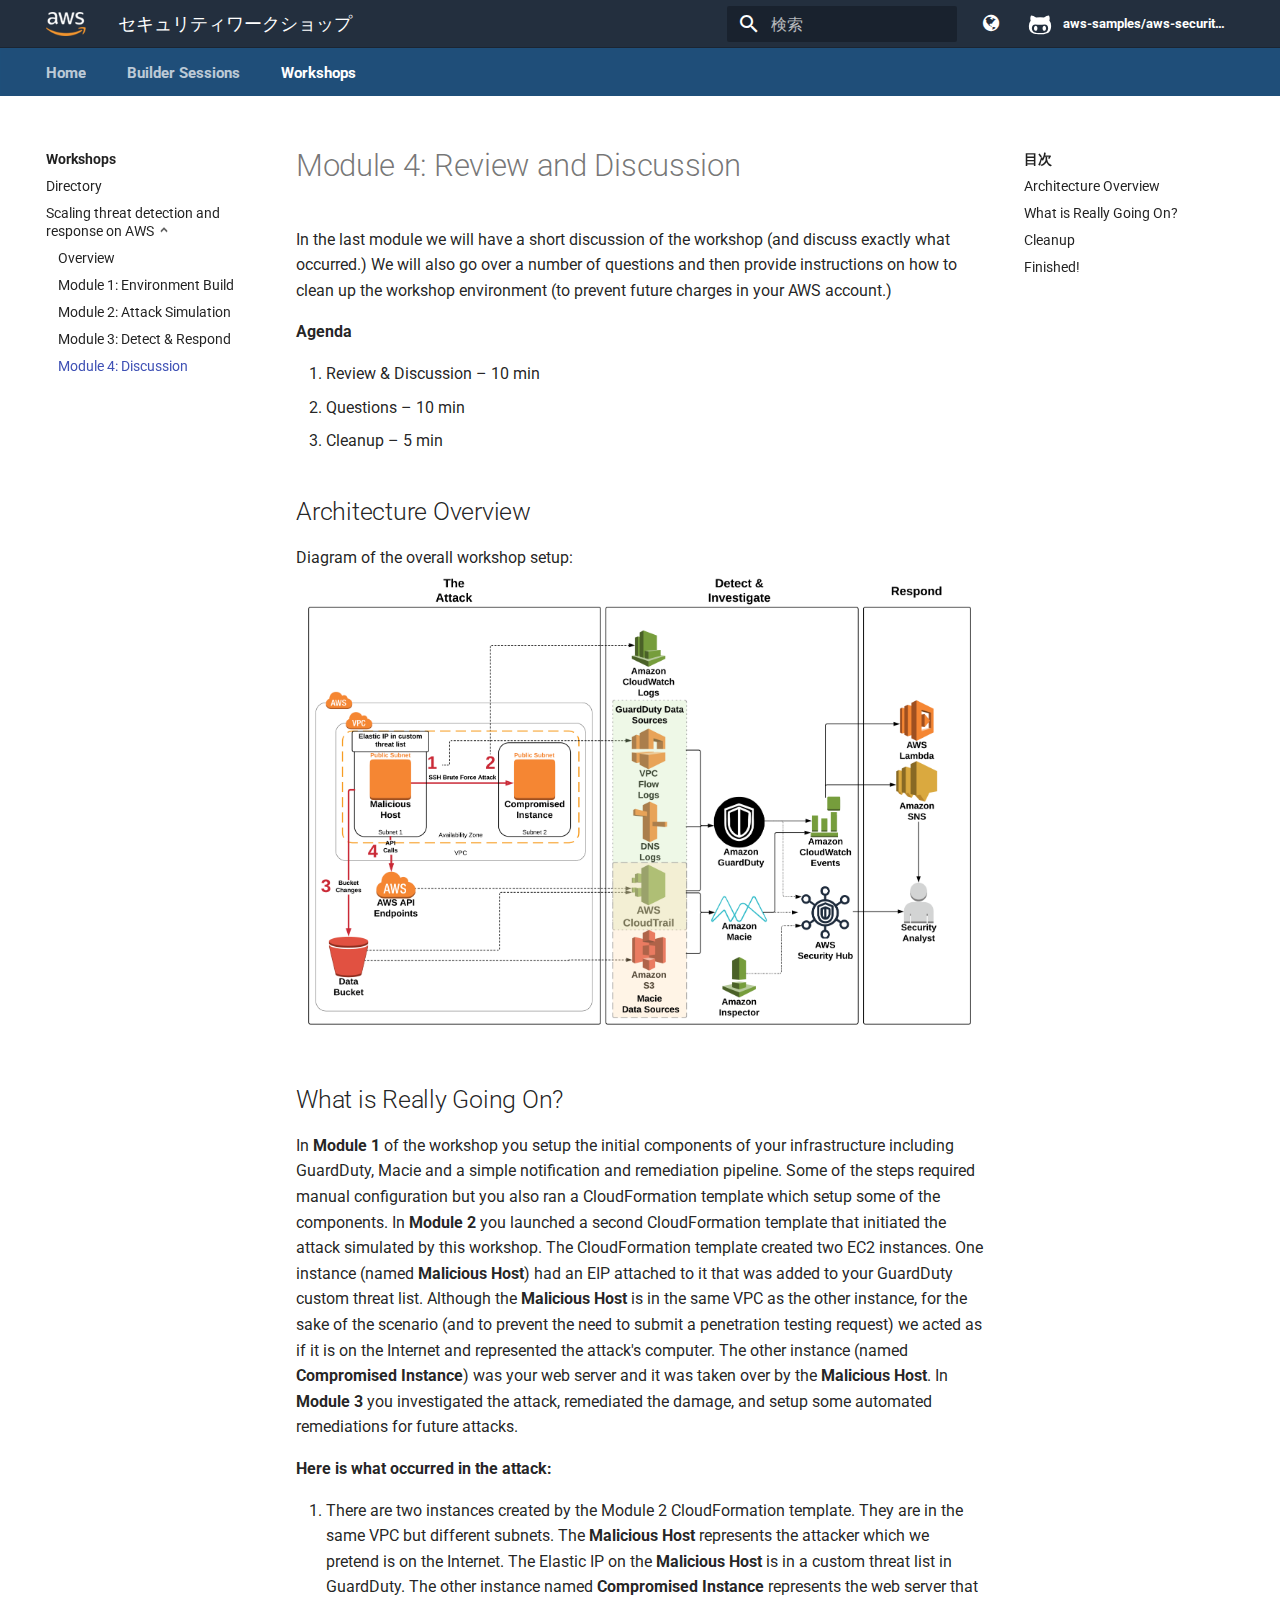
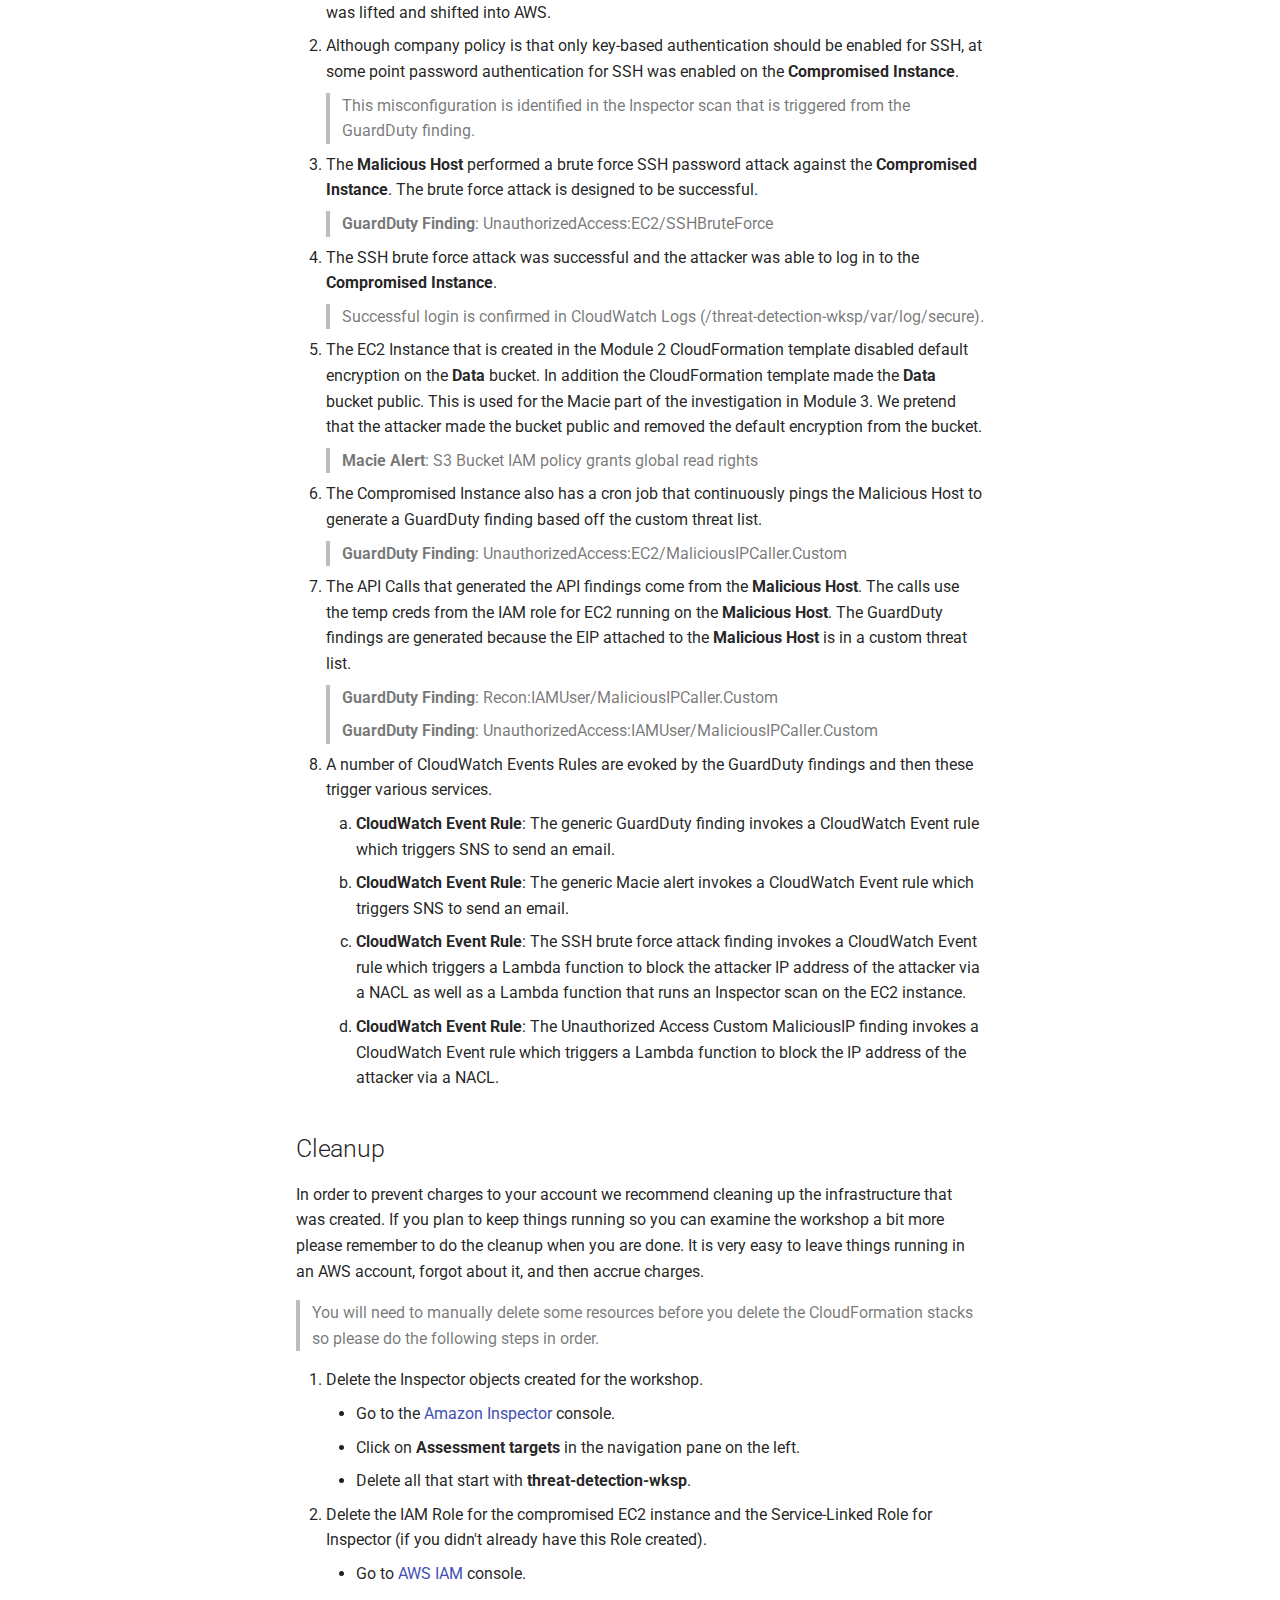
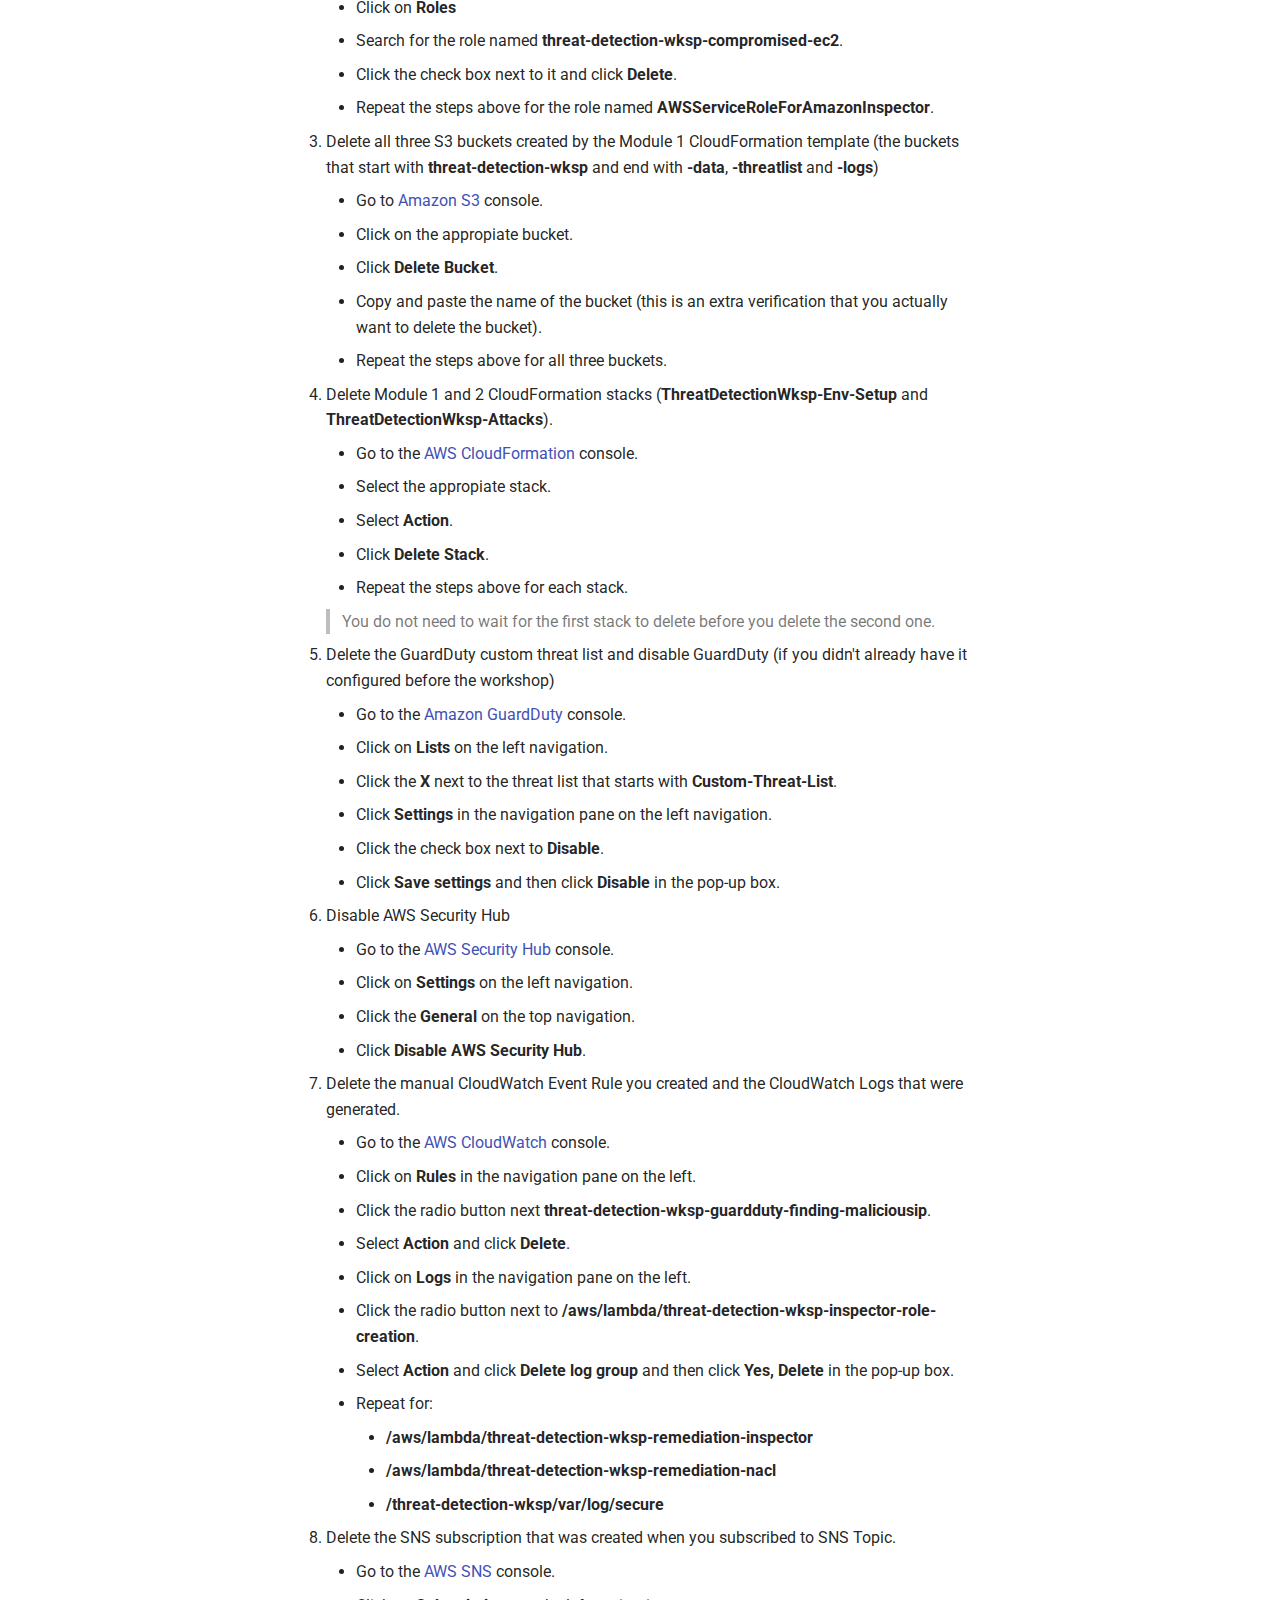
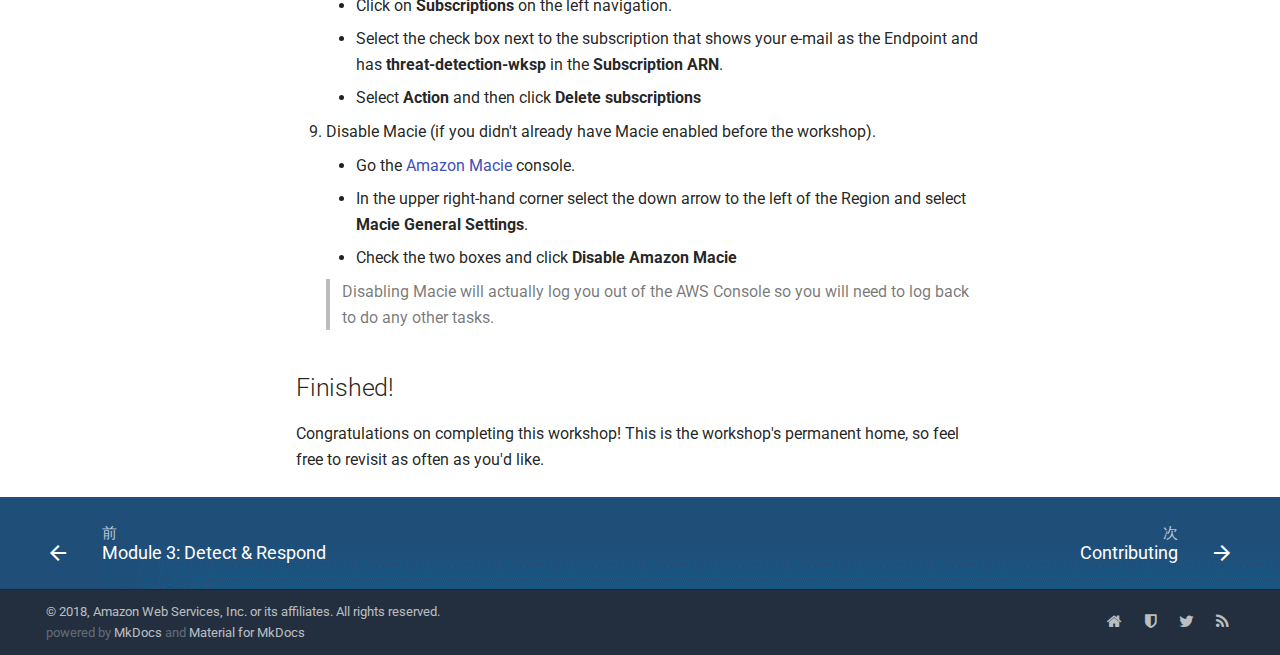
<file: workshops/threat-detection-remediation/04-review-and-discussion/index.html>
<!DOCTYPE html>
<html lang="ja" class="no-js">
  <head>
    
      <meta charset="utf-8">
      <meta name="viewport" content="width=device-width,initial-scale=1">
      <meta http-equiv="x-ua-compatible" content="ie=edge">
      
        <meta name="description" content="A collection of AWS Security related workshops">
      
      
        <link rel="canonical" href="https://awssecworkshops.jp/workshops/threat-detection-remediation/04-review-and-discussion/">
      
      
        <meta name="author" content="aws-security-workshops@amazon.com">
      
      
        <meta name="lang:clipboard.copy" content="クリップボードへコピー">
      
        <meta name="lang:clipboard.copied" content="コピーしました">
      
        <meta name="lang:search.language" content="jp">
      
        <meta name="lang:search.pipeline.stopwords" content="True">
      
        <meta name="lang:search.pipeline.trimmer" content="True">
      
        <meta name="lang:search.result.none" content="何も見つかりませんでした">
      
        <meta name="lang:search.result.one" content="1件見つかりました">
      
        <meta name="lang:search.result.other" content="#件見つかりました">
      
        <meta name="lang:search.tokenizer" content="[\s\-　、。，．]+">
      
      <link rel="shortcut icon" href="../../../assets/images/aws-favicon.ico">
      <meta name="generator" content="mkdocs-1.0.4, mkdocs-material-3.1.0">
    
    
      
        <title>Module 4: Discussion - セキュリティワークショップ</title>
      
    
    
      <link rel="stylesheet" href="../../../assets/stylesheets/application.11e41852.css">
      
      
    
    
      <script src="../../../assets/javascripts/modernizr.20ef595d.js"></script>
    
    
      
        <link href="https://fonts.gstatic.com" rel="preconnect" crossorigin>
        <link rel="stylesheet" href="https://fonts.googleapis.com/css?family=Roboto:300,400,400i,700|Roboto+Mono">
        <style>body,input{font-family:"Roboto","Helvetica Neue",Helvetica,Arial,sans-serif}code,kbd,pre{font-family:"Roboto Mono","Courier New",Courier,monospace}</style>
      
    
    <link rel="stylesheet" href="../../../assets/fonts/material-icons.css">
    
    
      <link rel="stylesheet" href="../../../stylesheets/custom.css">
    
    
  </head>
  
    <body dir="ltr">
  
    <svg class="md-svg">
      <defs>
        
        
          <svg xmlns="http://www.w3.org/2000/svg" width="416" height="448"
    viewBox="0 0 416 448" id="__github">
  <path fill="currentColor" d="M160 304q0 10-3.125 20.5t-10.75 19-18.125
        8.5-18.125-8.5-10.75-19-3.125-20.5 3.125-20.5 10.75-19 18.125-8.5
        18.125 8.5 10.75 19 3.125 20.5zM320 304q0 10-3.125 20.5t-10.75
        19-18.125 8.5-18.125-8.5-10.75-19-3.125-20.5 3.125-20.5 10.75-19
        18.125-8.5 18.125 8.5 10.75 19 3.125 20.5zM360
        304q0-30-17.25-51t-46.75-21q-10.25 0-48.75 5.25-17.75 2.75-39.25
        2.75t-39.25-2.75q-38-5.25-48.75-5.25-29.5 0-46.75 21t-17.25 51q0 22 8
        38.375t20.25 25.75 30.5 15 35 7.375 37.25 1.75h42q20.5 0
        37.25-1.75t35-7.375 30.5-15 20.25-25.75 8-38.375zM416 260q0 51.75-15.25
        82.75-9.5 19.25-26.375 33.25t-35.25 21.5-42.5 11.875-42.875 5.5-41.75
        1.125q-19.5 0-35.5-0.75t-36.875-3.125-38.125-7.5-34.25-12.875-30.25-20.25-21.5-28.75q-15.5-30.75-15.5-82.75
        0-59.25 34-99-6.75-20.5-6.75-42.5 0-29 12.75-54.5 27 0 47.5 9.875t47.25
        30.875q36.75-8.75 77.25-8.75 37 0 70 8 26.25-20.5
        46.75-30.25t47.25-9.75q12.75 25.5 12.75 54.5 0 21.75-6.75 42 34 40 34
        99.5z" />
</svg>
        
      </defs>
    </svg>
    <input class="md-toggle" data-md-toggle="drawer" type="checkbox" id="__drawer" autocomplete="off">
    <input class="md-toggle" data-md-toggle="search" type="checkbox" id="__search" autocomplete="off">
    <label class="md-overlay" data-md-component="overlay" for="__drawer"></label>
    
      <a href="#module-4-review-and-discussion" tabindex="1" class="md-skip">
        Skip to content
      </a>
    
    
      <!--
  Copyright (c) 2016-2018 Martin Donath <martin.donath@squidfunk.com>
  Permission is hereby granted, free of charge, to any person obtaining a copy
  of this software and associated documentation files (the "Software"), to
  deal in the Software without restriction, including without limitation the
  rights to use, copy, modify, merge, publish, distribute, sublicense, and/or
  sell copies of the Software, and to permit persons to whom the Software is
  furnished to do so, subject to the following conditions:
  The above copyright notice and this permission notice shall be included in
  all copies or substantial portions of the Software.
  THE SOFTWARE IS PROVIDED "AS IS", WITHOUT WARRANTY OF ANY KIND, EXPRESS OR
  IMPLIED, INCLUDING BUT NOT LIMITED TO THE WARRANTIES OF MERCHANTABILITY,
  FITNESS FOR A PARTICULAR PURPOSE AND NON-INFRINGEMENT. IN NO EVENT SHALL THE
  AUTHORS OR COPYRIGHT HOLDERS BE LIABLE FOR ANY CLAIM, DAMAGES OR OTHER
  LIABILITY, WHETHER IN AN ACTION OF CONTRACT, TORT OR OTHERWISE, ARISING
  FROM, OUT OF OR IN CONNECTION WITH THE SOFTWARE OR THE USE OR OTHER DEALINGS
  IN THE SOFTWARE.
-->

<!-- Application header -->
<header class="md-header" data-md-component="header">

    <!-- Top-level navigation -->
    <nav class="md-header-nav md-grid">
      <div class="md-flex">
  
        <!-- Link to home -->
        <div class="md-flex__cell md-flex__cell--shrink">
          <a href="https://aws.amazon.com/"
              title="Amazon Web Services"
              class="md-header-nav__button md-logo">
            
              <img src="../../../assets/images/aws_smile_logo.png" width="40" height="24" />
            
          </a>
        </div>
  
        <!-- Button to toggle drawer -->
        <div class="md-flex__cell md-flex__cell--shrink">
          <label class="md-icon md-icon--menu md-header-nav__button"
              for="__drawer"></label>
        </div>
  
        <!-- Header title -->
        <div class="md-flex__cell md-flex__cell--stretch">
          <div class="md-flex__ellipsis md-header-nav__title"
              data-md-component="title">
            
              
                <span class="md-header-nav__topic">
                  セキュリティワークショップ
                </span>
                <span class="md-header-nav__topic">
                  Module 4: Discussion
                </span>
              
            
          </div>
        </div>
  
        <!-- Button to open search dialogue -->
        <div class="md-flex__cell md-flex__cell--shrink">
          
            
              <label class="md-icon md-icon--search md-header-nav__button"
                  for="__search"></label>
  
              <!-- Search interface -->
              
<div class="md-search" data-md-component="search" role="dialog">
  <label class="md-search__overlay" for="__search"></label>
  <div class="md-search__inner" role="search">
    <form class="md-search__form" name="search">
      <input type="text" class="md-search__input" name="query" placeholder="検索" autocapitalize="off" autocorrect="off" autocomplete="off" spellcheck="false" data-md-component="query" data-md-state="active">
      <label class="md-icon md-search__icon" for="__search"></label>
      <button type="reset" class="md-icon md-search__icon" data-md-component="reset" tabindex="-1">
        &#xE5CD;
      </button>
    </form>
    <div class="md-search__output">
      <div class="md-search__scrollwrap" data-md-scrollfix>
        <div class="md-search-result" data-md-component="result">
          <div class="md-search-result__meta">
            検索キーワードを入力してください
          </div>
          <ol class="md-search-result__list"></ol>
        </div>
      </div>
    </div>
  </div>
</div>
            
          
        </div>
        <div class="md-flex__cell md-flex__cell--shrink">
            <div class="md-flex__ellipsis md-header-nav__lang">
                <div class="md-lang-drop">
                    <button onclick="langToggle()" class="md-lang-dropbtn fa fa-globe"></button>
                    <div id="mdDropMenu" class="md-dropdown-content">
                        <a href="https://awssecworkshops.com/">EN</a>
                    </div>
                </div>
            </div>
        </div>
  
        <!-- Repository containing source -->
        
          <div class="md-flex__cell md-flex__cell--shrink">
            <div class="md-header-nav__source">
              


  


  <a href="https://github.com/aws-samples/aws-security-workshops-jp/" title="リポジトリへ" class="md-source" data-md-source="github">
    
      <div class="md-source__icon">
        <svg viewBox="0 0 24 24" width="24" height="24">
          <use xlink:href="#__github" width="24" height="24"></use>
        </svg>
      </div>
    
    <div class="md-source__repository">
      aws-samples/aws-security-workshops-jp
    </div>
  </a>

            </div>
          </div>
        
      </div>
    </nav>
  </header>
    
    <div class="md-container">
      
        
      
      
        

  

<nav class="md-tabs md-tabs--active" data-md-component="tabs">
  <div class="md-tabs__inner md-grid">
    <ul class="md-tabs__list">
      
        
  <li class="md-tabs__item">
    
      <a href="../../.." title="Home" class="md-tabs__link">
        Home
      </a>
    
  </li>

      
        
      
        
  
  
    <li class="md-tabs__item">
      
        <a href="../../../builder-sessions/" title="Builder Sessions" class="md-tabs__link">
          Builder Sessions
        </a>
      
    </li>
  

      
        
  
  
    <li class="md-tabs__item">
      
        <a href="../../" title="Workshops" class="md-tabs__link md-tabs__link--active">
          Workshops
        </a>
      
    </li>
  

      
        
      
        
      
    </ul>
  </div>
</nav>
      
      <main class="md-main">
        <div class="md-main__inner md-grid" data-md-component="container">
          
            
              <div class="md-sidebar md-sidebar--primary" data-md-component="navigation">
                <div class="md-sidebar__scrollwrap">
                  <div class="md-sidebar__inner">
                    <nav class="md-nav md-nav--primary" data-md-level="0">
  <label class="md-nav__title md-nav__title--site" for="__drawer">
    <a href="https://awssecworkshops.jp" title="セキュリティワークショップ" class="md-nav__button md-logo">
      
        <img src="../../../assets/images/aws_smile_logo.png" width="48" height="48">
      
    </a>
    セキュリティワークショップ
  </label>
  
    <div class="md-nav__source">
      


  


  <a href="https://github.com/aws-samples/aws-security-workshops-jp/" title="リポジトリへ" class="md-source" data-md-source="github">
    
      <div class="md-source__icon">
        <svg viewBox="0 0 24 24" width="24" height="24">
          <use xlink:href="#__github" width="24" height="24"></use>
        </svg>
      </div>
    
    <div class="md-source__repository">
      aws-samples/aws-security-workshops-jp
    </div>
  </a>

    </div>
  
  <ul class="md-nav__list" data-md-scrollfix>
    
      
      
      


  <li class="md-nav__item">
    <a href="../../.." title="Home" class="md-nav__link">
      Home
    </a>
  </li>

    
      
      
      


  <li class="md-nav__item">
    <a href="../../../getting-started/" title="Getting Started" class="md-nav__link">
      Getting Started
    </a>
  </li>

    
      
      
      


  <li class="md-nav__item md-nav__item--nested">
    
      <input class="md-toggle md-nav__toggle" data-md-toggle="nav-3" type="checkbox" id="nav-3">
    
    <label class="md-nav__link" for="nav-3">
      Builder Sessions
    </label>
    <nav class="md-nav" data-md-component="collapsible" data-md-level="1">
      <label class="md-nav__title" for="nav-3">
        Builder Sessions
      </label>
      <ul class="md-nav__list" data-md-scrollfix>
        
        
          
          
          


  <li class="md-nav__item">
    <a href="../../../builder-sessions/" title="Directory" class="md-nav__link">
      Directory
    </a>
  </li>

        
      </ul>
    </nav>
  </li>

    
      
      
      

  


  <li class="md-nav__item md-nav__item--active md-nav__item--nested">
    
      <input class="md-toggle md-nav__toggle" data-md-toggle="nav-4" type="checkbox" id="nav-4" checked>
    
    <label class="md-nav__link" for="nav-4">
      Workshops
    </label>
    <nav class="md-nav" data-md-component="collapsible" data-md-level="1">
      <label class="md-nav__title" for="nav-4">
        Workshops
      </label>
      <ul class="md-nav__list" data-md-scrollfix>
        
        
          
          
          


  <li class="md-nav__item">
    <a href="../../" title="Directory" class="md-nav__link">
      Directory
    </a>
  </li>

        
          
          
          

  


  <li class="md-nav__item md-nav__item--active md-nav__item--nested">
    
      <input class="md-toggle md-nav__toggle" data-md-toggle="nav-4-2" type="checkbox" id="nav-4-2" checked>
    
    <label class="md-nav__link" for="nav-4-2">
      Scaling threat detection and response on AWS
    </label>
    <nav class="md-nav" data-md-component="collapsible" data-md-level="2">
      <label class="md-nav__title" for="nav-4-2">
        Scaling threat detection and response on AWS
      </label>
      <ul class="md-nav__list" data-md-scrollfix>
        
        
          
          
          


  <li class="md-nav__item">
    <a href="../" title="Overview" class="md-nav__link">
      Overview
    </a>
  </li>

        
          
          
          


  <li class="md-nav__item">
    <a href="../01-environment-setup/" title="Module 1: Environment Build" class="md-nav__link">
      Module 1: Environment Build
    </a>
  </li>

        
          
          
          


  <li class="md-nav__item">
    <a href="../02-attack-simulation/" title="Module 2: Attack Simulation" class="md-nav__link">
      Module 2: Attack Simulation
    </a>
  </li>

        
          
          
          


  <li class="md-nav__item">
    <a href="../03-detection-and-remediation/" title="Module 3: Detect & Respond" class="md-nav__link">
      Module 3: Detect & Respond
    </a>
  </li>

        
          
          
          

  


  <li class="md-nav__item md-nav__item--active">
    
    <input class="md-toggle md-nav__toggle" data-md-toggle="toc" type="checkbox" id="__toc">
    
      
    
    
      <label class="md-nav__link md-nav__link--active" for="__toc">
        Module 4: Discussion
      </label>
    
    <a href="./" title="Module 4: Discussion" class="md-nav__link md-nav__link--active">
      Module 4: Discussion
    </a>
    
      
<nav class="md-nav md-nav--secondary">
  
  
    
  
  
    <label class="md-nav__title" for="__toc">目次</label>
    <ul class="md-nav__list" data-md-scrollfix>
      
        <li class="md-nav__item">
  <a href="#architecture-overview" title="Architecture Overview" class="md-nav__link">
    Architecture Overview
  </a>
  
</li>
      
        <li class="md-nav__item">
  <a href="#what-is-really-going-on" title="What is Really Going On?" class="md-nav__link">
    What is Really Going On?
  </a>
  
</li>
      
        <li class="md-nav__item">
  <a href="#cleanup" title="Cleanup" class="md-nav__link">
    Cleanup
  </a>
  
</li>
      
        <li class="md-nav__item">
  <a href="#finished" title="Finished!" class="md-nav__link">
    Finished!
  </a>
  
</li>
      
      
      
      
      
    </ul>
  
</nav>
    
  </li>

        
      </ul>
    </nav>
  </li>

        
      </ul>
    </nav>
  </li>

    
      
      
      


  <li class="md-nav__item">
    <a href="../../../contribute/" title="Contributing" class="md-nav__link">
      Contributing
    </a>
  </li>

    
      
      
      


  <li class="md-nav__item">
    <a href="../../../license/" title="License" class="md-nav__link">
      License
    </a>
  </li>

    
  </ul>
</nav>
                  </div>
                </div>
              </div>
            
            
              <div class="md-sidebar md-sidebar--secondary" data-md-component="toc">
                <div class="md-sidebar__scrollwrap">
                  <div class="md-sidebar__inner">
                    
<nav class="md-nav md-nav--secondary">
  
  
    
  
  
    <label class="md-nav__title" for="__toc">目次</label>
    <ul class="md-nav__list" data-md-scrollfix>
      
        <li class="md-nav__item">
  <a href="#architecture-overview" title="Architecture Overview" class="md-nav__link">
    Architecture Overview
  </a>
  
</li>
      
        <li class="md-nav__item">
  <a href="#what-is-really-going-on" title="What is Really Going On?" class="md-nav__link">
    What is Really Going On?
  </a>
  
</li>
      
        <li class="md-nav__item">
  <a href="#cleanup" title="Cleanup" class="md-nav__link">
    Cleanup
  </a>
  
</li>
      
        <li class="md-nav__item">
  <a href="#finished" title="Finished!" class="md-nav__link">
    Finished!
  </a>
  
</li>
      
      
      
      
      
    </ul>
  
</nav>
                  </div>
                </div>
              </div>
            
          
          <div class="md-content">
            <article class="md-content__inner md-typeset">
              
                
                  <a href="https://github.com/aws-samples/aws-security-workshops-jp/edit/master/docs/workshops/threat-detection-remediation/04-review-and-discussion.md" title="編集" class="md-icon md-content__icon">&#xE3C9;</a>
                
                
                <h1 id="module-4-review-and-discussion">Module 4: Review and Discussion</h1>
<p>In the last module we will have a short discussion of the workshop (and discuss exactly what occurred.) We will also go over a number of questions and then provide instructions on how to clean up the workshop environment (to prevent future charges in your AWS account.) </p>
<p><strong>Agenda</strong></p>
<ol>
<li>Review &amp; Discussion – 10 min</li>
<li>Questions – 10 min</li>
<li>Cleanup – 5 min</li>
</ol>
<h2 id="architecture-overview">Architecture Overview</h2>
<p>Diagram of the overall workshop setup:
<img alt="Part 1 Diagram" src="../images/04-diagram-module4.png" /></p>
<h2 id="what-is-really-going-on">What is Really Going On?</h2>
<p>In <strong>Module 1</strong> of the workshop you setup the initial components of your infrastructure including GuardDuty, Macie and a simple notification and remediation pipeline. Some of the steps required manual configuration but you also ran a CloudFormation template which setup some of the components. In <strong>Module 2</strong> you launched a second CloudFormation template that initiated the attack simulated by this workshop. The CloudFormation template created two EC2 instances. One instance (named <strong>Malicious Host</strong>) had an EIP attached to it that was added to your GuardDuty custom threat list. Although the <strong>Malicious Host</strong> is in the same VPC as the other instance, for the sake of the scenario (and to prevent the need to submit a penetration testing request) we acted as if it is on the Internet and represented the attack's computer. The other instance (named <strong>Compromised Instance</strong>) was your web server and it was taken over by the <strong>Malicious Host</strong>. In <strong>Module 3</strong> you investigated the attack, remediated the damage, and setup some automated remediations for future attacks.  </p>
<p><strong>Here is what occurred in the attack:</strong></p>
<ol>
<li>
<p>There are two instances created by the Module 2 CloudFormation template. They are in the same VPC but different subnets. The <strong>Malicious Host</strong> represents the attacker which we pretend is on the Internet. The Elastic IP on the <strong>Malicious Host</strong> is in a custom threat list in GuardDuty. The other instance named <strong>Compromised Instance</strong> represents the web server that was lifted and shifted into AWS.</p>
</li>
<li>
<p>Although company policy is that only key-based authentication should be enabled for SSH, at some point password authentication for SSH was enabled on the <strong>Compromised Instance</strong>.  </p>
<blockquote>
<p>This misconfiguration is identified in the Inspector scan that is triggered from the GuardDuty finding.</p>
</blockquote>
</li>
<li>
<p>The <strong>Malicious Host</strong> performed a brute force SSH password attack against the <strong>Compromised Instance</strong>. The brute force attack is designed to be successful.</p>
<blockquote>
<p><strong>GuardDuty Finding</strong>: UnauthorizedAccess:EC2/SSHBruteForce</p>
</blockquote>
</li>
<li>
<p>The SSH brute force attack was successful and the attacker was able to log in to the <strong>Compromised Instance</strong>.</p>
<blockquote>
<p>Successful login is confirmed in CloudWatch Logs (/threat-detection-wksp/var/log/secure).</p>
</blockquote>
</li>
<li>
<p>The EC2 Instance that is created in the Module 2 CloudFormation template disabled default encryption on the <strong>Data</strong> bucket.  In addition the CloudFormation template made the <strong>Data</strong> bucket public.  This is used for the Macie part of the investigation in Module 3. We pretend that the attacker made the bucket public and removed the default encryption from the bucket.</p>
<blockquote>
<p><strong>Macie Alert</strong>: S3 Bucket IAM policy grants global read rights</p>
</blockquote>
</li>
<li>
<p>The Compromised Instance also has a cron job that continuously pings the Malicious Host to generate a GuardDuty finding based off the custom threat list.</p>
<blockquote>
<p><strong>GuardDuty Finding</strong>: UnauthorizedAccess:EC2/MaliciousIPCaller.Custom</p>
</blockquote>
</li>
<li>
<p>The API Calls that generated the API findings come from the <strong>Malicious Host</strong>. The calls use the temp creds from the IAM role for EC2 running on the <strong>Malicious Host</strong>. The GuardDuty findings are generated because the EIP attached to the <strong>Malicious Host</strong> is in a custom threat list. </p>
<blockquote>
<p><strong>GuardDuty Finding</strong>: Recon:IAMUser/MaliciousIPCaller.Custom</p>
<p><strong>GuardDuty Finding</strong>: UnauthorizedAccess:IAMUser/MaliciousIPCaller.Custom</p>
</blockquote>
</li>
<li>
<p>A number of CloudWatch Events Rules are evoked by the GuardDuty findings and then these trigger various services.</p>
<ol>
<li><strong>CloudWatch Event Rule</strong>: The generic GuardDuty finding invokes a CloudWatch Event rule which triggers SNS to send an email.</li>
<li><strong>CloudWatch Event Rule</strong>: The generic Macie alert invokes a CloudWatch Event rule which triggers SNS to send an email.</li>
<li><strong>CloudWatch Event Rule</strong>: The SSH brute force attack finding invokes a CloudWatch Event rule which triggers a Lambda function to block the attacker IP address of the attacker via a NACL as well as a Lambda function that runs an Inspector scan on the EC2 instance.</li>
<li><strong>CloudWatch Event Rule</strong>: The Unauthorized Access Custom MaliciousIP finding invokes a CloudWatch Event rule which triggers a Lambda function to block the IP address of the attacker via a NACL.</li>
</ol>
</li>
</ol>
<h2 id="cleanup">Cleanup</h2>
<p>In order to prevent charges to your account we recommend cleaning up the infrastructure that was created. If you plan to keep things running so you can examine the workshop a bit more please remember to do the cleanup when you are done. It is very easy to leave things running in an AWS account, forgot about it, and then accrue charges. </p>
<blockquote>
<p>You will need to manually delete some resources before you delete the CloudFormation stacks so please do the following steps in order.</p>
</blockquote>
<ol>
<li>
<p>Delete the Inspector objects created for the workshop.</p>
<ul>
<li>Go to the <a href="https://us-west-2.console.aws.amazon.com/inspector" target="_blank">Amazon Inspector</a> console.</li>
<li>Click on <strong>Assessment targets</strong> in the navigation pane on the left.</li>
<li>Delete all that start with <strong>threat-detection-wksp</strong>.</li>
</ul>
</li>
<li>
<p>Delete the IAM Role for the compromised EC2 instance and the Service-Linked Role for Inspector (if you didn't already have this Role created).</p>
<ul>
<li>Go to <a href="https://console.aws.amazon.com/iam/" target="_blank">AWS IAM</a> console.</li>
<li>Click on <strong>Roles</strong></li>
<li>Search for the role named <strong>threat-detection-wksp-compromised-ec2</strong>.</li>
<li>Click the check box next to it and click <strong>Delete</strong>.</li>
<li>Repeat the steps above for the role named <strong>AWSServiceRoleForAmazonInspector</strong>.</li>
</ul>
</li>
<li>
<p>Delete all three S3 buckets created by the Module 1 CloudFormation template (the buckets that start with <strong>threat-detection-wksp</strong> and end with <strong>-data</strong>, <strong>-threatlist</strong> and <strong>-logs</strong>)</p>
<ul>
<li>Go to <a href="https://s3.console.aws.amazon.com/s3/home?region=us-west-2" target="_blank">Amazon S3</a> console.</li>
<li>Click on the appropiate bucket.</li>
<li>Click <strong>Delete Bucket</strong>.</li>
<li>Copy and paste the name of the bucket (this is an extra verification that you actually want to delete the bucket).</li>
<li>Repeat the steps above for all three buckets.</li>
</ul>
</li>
<li>
<p>Delete Module 1 and 2 CloudFormation stacks (<strong>ThreatDetectionWksp-Env-Setup</strong> and <strong>ThreatDetectionWksp-Attacks</strong>).</p>
<ul>
<li>Go to the <a href="https://us-west-2.console.aws.amazon.com/cloudformation/home?region=us-west-2#/stacks?filter=active" target="_blank">AWS CloudFormation</a> console.</li>
<li>Select the appropiate stack.</li>
<li>Select <strong>Action</strong>.</li>
<li>Click <strong>Delete Stack</strong>.</li>
<li>Repeat the steps above for each stack.</li>
</ul>
<blockquote>
<p>You do not need to wait for the first stack to delete before you delete the second one.</p>
</blockquote>
</li>
<li>
<p>Delete the GuardDuty custom threat list and disable GuardDuty (if you didn't already have it configured before the workshop)</p>
<ul>
<li>Go to the <a href="https://us-west-2.console.aws.amazon.com/guardduty/" target="_blank">Amazon GuardDuty</a> console.</li>
<li>Click on <strong>Lists</strong> on the left navigation.</li>
<li>Click the <strong>X</strong> next to the threat list that starts with <strong>Custom-Threat-List</strong>.</li>
<li>Click <strong>Settings</strong> in the navigation pane on the left navigation.</li>
<li>Click the check box next to <strong>Disable</strong>.</li>
<li>Click <strong>Save settings</strong> and then click <strong>Disable</strong> in the pop-up box.</li>
</ul>
</li>
<li>
<p>Disable AWS Security Hub</p>
<ul>
<li>Go to the <a href="https://us-west-2.console.aws.amazon.com/securityhub/home?region=us-west-2#/findings" target="_blank">AWS Security Hub</a> console.</li>
<li>Click on <strong>Settings</strong> on the left navigation.</li>
<li>Click the <strong>General</strong> on the top navigation.</li>
<li>Click <strong>Disable AWS Security Hub</strong>.</li>
</ul>
</li>
<li>
<p>Delete the manual CloudWatch Event Rule you created and the CloudWatch Logs that were generated.</p>
<ul>
<li>Go to the <a href="https://us-west-2.console.aws.amazon.com/cloudwatch" target="_blank">AWS CloudWatch</a> console.</li>
<li>Click on <strong>Rules</strong> in the navigation pane on the left.</li>
<li>Click the radio button next <strong>threat-detection-wksp-guardduty-finding-maliciousip</strong>.</li>
<li>Select <strong>Action</strong> and click <strong>Delete</strong>.</li>
<li>Click on <strong>Logs</strong> in the navigation pane on the left.</li>
<li>Click the radio button next to <strong>/aws/lambda/threat-detection-wksp-inspector-role-creation</strong>.</li>
<li>Select <strong>Action</strong> and click <strong>Delete log group</strong> and then click <strong>Yes, Delete</strong> in the pop-up box.</li>
<li>Repeat for: <ul>
<li><strong>/aws/lambda/threat-detection-wksp-remediation-inspector</strong></li>
<li><strong>/aws/lambda/threat-detection-wksp-remediation-nacl</strong></li>
<li><strong>/threat-detection-wksp/var/log/secure</strong> </li>
</ul>
</li>
</ul>
</li>
<li>
<p>Delete the SNS subscription that was created when you subscribed to SNS Topic.</p>
<ul>
<li>Go to the <a href="https://us-west-2.console.aws.amazon.com/sns" target="_blank">AWS SNS</a> console.</li>
<li>Click on <strong>Subscriptions</strong> on the left navigation.</li>
<li>Select the check box next to the subscription that shows your e-mail as the Endpoint and has <strong>threat-detection-wksp</strong> in the <strong>Subscription ARN</strong>.</li>
<li>Select <strong>Action</strong> and then click <strong>Delete subscriptions</strong></li>
</ul>
</li>
<li>
<p>Disable Macie (if you didn't already have Macie enabled before the workshop).</p>
<ul>
<li>Go the <a href="https://mt.us-west-2.macie.aws.amazon.com/" target="_blank">Amazon Macie</a> console.</li>
<li>In the upper right-hand corner select the down arrow to the left of the Region and select <strong>Macie General Settings</strong>.</li>
<li>Check the two boxes and click <strong>Disable Amazon Macie</strong></li>
</ul>
<blockquote>
<p>Disabling Macie will actually log you out of the AWS Console so you will need to log back to do any other tasks.</p>
</blockquote>
</li>
</ol>
<h2 id="finished">Finished!</h2>
<p>Congratulations on completing this workshop! This is the workshop's permanent home, so feel free to revisit as often as you'd like.</p>
                
                  
                
              
              
                


              
            </article>
          </div>
        </div>
      </main>
      
        
<footer class="md-footer">
  
    <div class="md-footer-nav">
      <nav class="md-footer-nav__inner md-grid">
        
          <a href="../03-detection-and-remediation/" title="Module 3: Detect & Respond" class="md-flex md-footer-nav__link md-footer-nav__link--prev" rel="prev">
            <div class="md-flex__cell md-flex__cell--shrink">
              <i class="md-icon md-icon--arrow-back md-footer-nav__button"></i>
            </div>
            <div class="md-flex__cell md-flex__cell--stretch md-footer-nav__title">
              <span class="md-flex__ellipsis">
                <span class="md-footer-nav__direction">
                  前
                </span>
                Module 3: Detect & Respond
              </span>
            </div>
          </a>
        
        
          <a href="../../../contribute/" title="Contributing" class="md-flex md-footer-nav__link md-footer-nav__link--next" rel="next">
            <div class="md-flex__cell md-flex__cell--stretch md-footer-nav__title">
              <span class="md-flex__ellipsis">
                <span class="md-footer-nav__direction">
                  次
                </span>
                Contributing
              </span>
            </div>
            <div class="md-flex__cell md-flex__cell--shrink">
              <i class="md-icon md-icon--arrow-forward md-footer-nav__button"></i>
            </div>
          </a>
        
      </nav>
    </div>
  
  <div class="md-footer-meta md-typeset">
    <div class="md-footer-meta__inner md-grid">
      <div class="md-footer-copyright">
        
          <div class="md-footer-copyright__highlight">
            &copy; 2018, Amazon Web Services, Inc. or its affiliates. All rights reserved.
          </div>
        
        powered by
        <a href="https://www.mkdocs.org">MkDocs</a>
        and
        <a href="https://squidfunk.github.io/mkdocs-material/">
          Material for MkDocs</a>
      </div>
      
        
  <div class="md-footer-social">
    <link rel="stylesheet" href="../../../assets/fonts/font-awesome.css">
    
      <a href="https://awssecworkshops.jp" class="md-footer-social__link fa fa-home"></a>
    
      <a href="https://aws.amazon.com/security/" class="md-footer-social__link fa fa-shield"></a>
    
      <a href="https://twitter.com/awssecurityinfo?lang=en" class="md-footer-social__link fa fa-twitter"></a>
    
      <a href="https://aws.amazon.com/blogs/security/" class="md-footer-social__link fa fa-rss"></a>
    
  </div>

      
    </div>
  </div>
</footer>
      
    </div>
    
      <script src="../../../assets/javascripts/application.9e1f3b71.js"></script>
      
        
        
          
          <script src="../../../assets/javascripts/lunr/lunr.stemmer.support.js"></script>
          
            
              
                <script src="../../../assets/javascripts/lunr/tinyseg.js"></script>
              
              
                <script src="../../../assets/javascripts/lunr/lunr.jp.js"></script>
              
            
          
          
        
      
      <script>app.initialize({version:"1.0.4",url:{base:"../../.."}})</script>
      
        <script src="../../../javascripts/extra.js"></script>
      
    
    
      
    
  </body>
</html>
</file>
<file: assets/stylesheets/application.11e41852.css>
@charset "UTF-8";
html {
  box-sizing: border-box; }

*,
*::before,
*::after {
  box-sizing: inherit; }

html {
  -webkit-text-size-adjust: none;
     -moz-text-size-adjust: none;
      -ms-text-size-adjust: none;
          text-size-adjust: none; }

body {
  margin: 0; }

hr {
  overflow: visible;
  box-sizing: content-box; }

a {
  -webkit-text-decoration-skip: objects; }

a,
button,
label,
input {
  -webkit-tap-highlight-color: transparent; }

a {
  color: inherit;
  text-decoration: none; }

small {
  font-size: 80%; }

sub,
sup {
  position: relative;
  font-size: 80%;
  line-height: 0;
  vertical-align: baseline; }

sub {
  bottom: -0.25em; }

sup {
  top: -0.5em; }

img {
  border-style: none; }

table {
  border-collapse: separate;
  border-spacing: 0; }

td,
th {
  font-weight: normal;
  vertical-align: top; }

button {
  margin: 0;
  padding: 0;
  border: 0;
  outline-style: none;
  background: transparent;
  font-size: inherit; }

input {
  border: 0;
  outline: 0; }

.md-icon, .md-clipboard::before, .md-nav__title::before, .md-nav__button, .md-nav__link::after, .md-search-result__article--document::before, .md-source-file::before, .md-typeset .admonition > .admonition-title::before, .md-typeset details > .admonition-title::before, .md-typeset .admonition > summary::before, .md-typeset details > summary::before, .md-typeset .footnote-backref, .md-typeset .critic.comment::before, .md-typeset summary::after, .md-typeset .task-list-control .task-list-indicator::before {
  font-family: "Material Icons";
  font-style: normal;
  font-variant: normal;
  font-weight: normal;
  line-height: 1;
  text-transform: none;
  white-space: nowrap;
  speak: none;
  word-wrap: normal;
  direction: ltr; }
  .md-content__icon, .md-header-nav__button, .md-footer-nav__button, .md-nav__title::before, .md-nav__button, .md-search-result__article--document::before {
    display: inline-block;
    margin: 0.4rem;
    padding: 0.8rem;
    font-size: 2.4rem;
    cursor: pointer; }

.md-icon--arrow-back::before {
  content: "\E5C4"; }

.md-icon--arrow-forward::before {
  content: "\E5C8"; }

.md-icon--menu::before {
  content: "\E5D2"; }

.md-icon--search::before {
  content: "\E8B6"; }

[dir="rtl"] .md-icon--arrow-back::before {
  content: "\E5C8"; }

[dir="rtl"] .md-icon--arrow-forward::before {
  content: "\E5C4"; }

body {
  -webkit-font-smoothing: antialiased;
  -moz-osx-font-smoothing: grayscale; }

body,
input {
  color: rgba(0, 0, 0, 0.87);
  -webkit-font-feature-settings: "kern", "liga";
          font-feature-settings: "kern", "liga";
  font-family: "Helvetica Neue", Helvetica, Arial, sans-serif; }

pre,
code,
kbd {
  color: rgba(0, 0, 0, 0.87);
  -webkit-font-feature-settings: "kern";
          font-feature-settings: "kern";
  font-family: "Courier New", Courier, monospace; }

.md-typeset {
  font-size: 1.6rem;
  line-height: 1.6;
  -webkit-print-color-adjust: exact; }
  .md-typeset p,
  .md-typeset ul,
  .md-typeset ol,
  .md-typeset blockquote {
    margin: 1em 0; }
  .md-typeset h1 {
    margin: 0 0 4rem;
    color: rgba(0, 0, 0, 0.54);
    font-size: 3.125rem;
    font-weight: 300;
    letter-spacing: -0.01em;
    line-height: 1.3; }
  .md-typeset h2 {
    margin: 4rem 0 1.6rem;
    font-size: 2.5rem;
    font-weight: 300;
    letter-spacing: -0.01em;
    line-height: 1.4; }
  .md-typeset h3 {
    margin: 3.2rem 0 1.6rem;
    font-size: 2rem;
    font-weight: 400;
    letter-spacing: -0.01em;
    line-height: 1.5; }
  .md-typeset h2 + h3 {
    margin-top: 1.6rem; }
  .md-typeset h4 {
    margin: 1.6rem 0;
    font-size: 1.6rem;
    font-weight: 700;
    letter-spacing: -0.01em; }
  .md-typeset h5,
  .md-typeset h6 {
    margin: 1.6rem 0;
    color: rgba(0, 0, 0, 0.54);
    font-size: 1.28rem;
    font-weight: 700;
    letter-spacing: -0.01em; }
  .md-typeset h5 {
    text-transform: uppercase; }
  .md-typeset hr {
    margin: 1.5em 0;
    border-bottom: 0.1rem dotted rgba(0, 0, 0, 0.26); }
  .md-typeset a {
    color: #3f51b5;
    word-break: break-word; }
    .md-typeset a, .md-typeset a::before {
      transition: color 0.125s; }
    .md-typeset a:hover, .md-typeset a:active {
      color: #536dfe; }
  .md-typeset code,
  .md-typeset pre {
    background-color: rgba(236, 236, 236, 0.5);
    color: #37474F;
    font-size: 85%;
    direction: ltr; }
  .md-typeset code {
    margin: 0 0.29412em;
    padding: 0.07353em 0;
    border-radius: 0.2rem;
    box-shadow: 0.29412em 0 0 rgba(236, 236, 236, 0.5), -0.29412em 0 0 rgba(236, 236, 236, 0.5);
    word-break: break-word;
    -webkit-box-decoration-break: clone;
            box-decoration-break: clone; }
  .md-typeset h1 code,
  .md-typeset h2 code,
  .md-typeset h3 code,
  .md-typeset h4 code,
  .md-typeset h5 code,
  .md-typeset h6 code {
    margin: 0;
    background-color: transparent;
    box-shadow: none; }
  .md-typeset a > code {
    margin: inherit;
    padding: inherit;
    border-radius: none;
    background-color: inherit;
    color: inherit;
    box-shadow: none; }
  .md-typeset pre {
    position: relative;
    margin: 1em 0;
    border-radius: 0.2rem;
    line-height: 1.4;
    -webkit-overflow-scrolling: touch; }
    .md-typeset pre > code {
      display: block;
      margin: 0;
      padding: 1.05rem 1.2rem;
      background-color: transparent;
      font-size: inherit;
      box-shadow: none;
      -webkit-box-decoration-break: none;
              box-decoration-break: none;
      overflow: auto; }
      .md-typeset pre > code::-webkit-scrollbar {
        width: 0.4rem;
        height: 0.4rem; }
      .md-typeset pre > code::-webkit-scrollbar-thumb {
        background-color: rgba(0, 0, 0, 0.26); }
        .md-typeset pre > code::-webkit-scrollbar-thumb:hover {
          background-color: #536dfe; }
  .md-typeset kbd {
    padding: 0 0.29412em;
    border: 0.1rem solid #c9c9c9;
    border-radius: 0.3rem;
    border-bottom-color: #bcbcbc;
    background-color: #FCFCFC;
    color: #555555;
    font-size: 85%;
    box-shadow: 0 0.1rem 0 #b0b0b0;
    word-break: break-word; }
  .md-typeset mark {
    margin: 0 0.25em;
    padding: 0.0625em 0;
    border-radius: 0.2rem;
    background-color: rgba(255, 235, 59, 0.5);
    box-shadow: 0.25em 0 0 rgba(255, 235, 59, 0.5), -0.25em 0 0 rgba(255, 235, 59, 0.5);
    word-break: break-word;
    -webkit-box-decoration-break: clone;
            box-decoration-break: clone; }
  .md-typeset abbr {
    border-bottom: 0.1rem dotted rgba(0, 0, 0, 0.54);
    text-decoration: none;
    cursor: help; }
  .md-typeset small {
    opacity: 0.75; }
  .md-typeset sup,
  .md-typeset sub {
    margin-left: 0.07812em; }
    [dir="rtl"] .md-typeset sup, [dir="rtl"]
    .md-typeset sub {
      margin-right: 0.07812em;
      margin-left: initial; }
  .md-typeset blockquote {
    padding-left: 1.2rem;
    border-left: 0.4rem solid rgba(0, 0, 0, 0.26);
    color: rgba(0, 0, 0, 0.54); }
    [dir="rtl"] .md-typeset blockquote {
      padding-right: 1.2rem;
      padding-left: initial;
      border-right: 0.4rem solid rgba(0, 0, 0, 0.26);
      border-left: initial; }
  .md-typeset ul {
    list-style-type: disc; }
  .md-typeset ul,
  .md-typeset ol {
    margin-left: 0.625em;
    padding: 0; }
    [dir="rtl"] .md-typeset ul, [dir="rtl"]
    .md-typeset ol {
      margin-right: 0.625em;
      margin-left: initial; }
    .md-typeset ul ol,
    .md-typeset ol ol {
      list-style-type: lower-alpha; }
      .md-typeset ul ol ol,
      .md-typeset ol ol ol {
        list-style-type: lower-roman; }
    .md-typeset ul li,
    .md-typeset ol li {
      margin-bottom: 0.5em;
      margin-left: 1.25em; }
      [dir="rtl"] .md-typeset ul li, [dir="rtl"]
      .md-typeset ol li {
        margin-right: 1.25em;
        margin-left: initial; }
      .md-typeset ul li p,
      .md-typeset ul li blockquote,
      .md-typeset ol li p,
      .md-typeset ol li blockquote {
        margin: 0.5em 0; }
      .md-typeset ul li:last-child,
      .md-typeset ol li:last-child {
        margin-bottom: 0; }
      .md-typeset ul li ul,
      .md-typeset ul li ol,
      .md-typeset ol li ul,
      .md-typeset ol li ol {
        margin: 0.5em 0 0.5em 0.625em; }
        [dir="rtl"] .md-typeset ul li ul, [dir="rtl"]
        .md-typeset ul li ol, [dir="rtl"]
        .md-typeset ol li ul, [dir="rtl"]
        .md-typeset ol li ol {
          margin-right: 0.625em;
          margin-left: initial; }
  .md-typeset dd {
    margin: 1em 0 1em 1.875em; }
    [dir="rtl"] .md-typeset dd {
      margin-right: 1.875em;
      margin-left: initial; }
  .md-typeset iframe,
  .md-typeset img,
  .md-typeset svg {
    max-width: 100%; }
  .md-typeset table:not([class]) {
    box-shadow: 0 2px 2px 0 rgba(0, 0, 0, 0.14), 0 1px 5px 0 rgba(0, 0, 0, 0.12), 0 3px 1px -2px rgba(0, 0, 0, 0.2);
    display: inline-block;
    max-width: 100%;
    border-radius: 0.2rem;
    font-size: 1.28rem;
    overflow: auto;
    -webkit-overflow-scrolling: touch; }
    .md-typeset table:not([class]) + * {
      margin-top: 1.5em; }
    .md-typeset table:not([class]) th:not([align]),
    .md-typeset table:not([class]) td:not([align]) {
      text-align: left; }
      [dir="rtl"] .md-typeset table:not([class]) th:not([align]), [dir="rtl"]
      .md-typeset table:not([class]) td:not([align]) {
        text-align: right; }
    .md-typeset table:not([class]) th {
      min-width: 10rem;
      padding: 1.2rem 1.6rem;
      background-color: rgba(0, 0, 0, 0.54);
      color: white;
      vertical-align: top; }
    .md-typeset table:not([class]) td {
      padding: 1.2rem 1.6rem;
      border-top: 0.1rem solid rgba(0, 0, 0, 0.07);
      vertical-align: top; }
    .md-typeset table:not([class]) tr:first-child td {
      border-top: 0; }
    .md-typeset table:not([class]) a {
      word-break: normal; }
  .md-typeset__scrollwrap {
    margin: 1em -1.6rem;
    overflow-x: auto;
    -webkit-overflow-scrolling: touch; }
  .md-typeset .md-typeset__table {
    display: inline-block;
    margin-bottom: 0.5em;
    padding: 0 1.6rem; }
    .md-typeset .md-typeset__table table {
      display: table;
      width: 100%;
      margin: 0;
      overflow: hidden; }

html {
  height: 100%;
  font-size: 62.5%;
  overflow-x: hidden; }

body {
  position: relative;
  height: 100%; }

hr {
  display: block;
  height: 0.1rem;
  padding: 0;
  border: 0; }

.md-svg {
  display: none; }

.md-grid {
  max-width: 122rem;
  margin-right: auto;
  margin-left: auto; }

.md-container,
.md-main {
  overflow: auto; }

.md-container {
  display: table;
  width: 100%;
  height: 100%;
  padding-top: 4.8rem;
  table-layout: fixed; }

.md-main {
  display: table-row;
  height: 100%; }
  .md-main__inner {
    height: 100%;
    padding-top: 3rem;
    padding-bottom: 0.1rem; }

.md-toggle {
  display: none; }

.md-overlay {
  position: fixed;
  top: 0;
  width: 0;
  height: 0;
  transition: width   0s 0.25s, height  0s 0.25s, opacity 0.25s;
  background-color: rgba(0, 0, 0, 0.54);
  opacity: 0;
  z-index: 3; }

.md-flex {
  display: table; }
  .md-flex__cell {
    display: table-cell;
    position: relative;
    vertical-align: top; }
    .md-flex__cell--shrink {
      width: 0%; }
    .md-flex__cell--stretch {
      display: table;
      width: 100%;
      table-layout: fixed; }
  .md-flex__ellipsis {
    display: table-cell;
    text-overflow: ellipsis;
    white-space: nowrap;
    overflow: hidden; }

.md-skip {
  position: fixed;
  width: 0.1rem;
  height: 0.1rem;
  margin: 1rem;
  padding: 0.6rem 1rem;
  clip: rect(0.1rem);
  -webkit-transform: translateY(0.8rem);
          transform: translateY(0.8rem);
  border-radius: 0.2rem;
  background-color: rgba(0, 0, 0, 0.87);
  color: white;
  font-size: 1.28rem;
  opacity: 0;
  overflow: hidden; }
  .md-skip:focus {
    width: auto;
    height: auto;
    clip: auto;
    -webkit-transform: translateX(0);
            transform: translateX(0);
    transition: opacity 0.175s 0.075s, -webkit-transform 0.25s cubic-bezier(0.4, 0, 0.2, 1);
    transition: transform 0.25s cubic-bezier(0.4, 0, 0.2, 1), opacity 0.175s 0.075s;
    transition: transform 0.25s cubic-bezier(0.4, 0, 0.2, 1), opacity 0.175s 0.075s, -webkit-transform 0.25s cubic-bezier(0.4, 0, 0.2, 1);
    opacity: 1;
    z-index: 10; }

@page {
  margin: 25mm; }

.md-clipboard {
  position: absolute;
  top: 0.6rem;
  right: 0.6rem;
  width: 2.8rem;
  height: 2.8rem;
  border-radius: 0.2rem;
  font-size: 1.6rem;
  cursor: pointer;
  z-index: 1;
  -webkit-backface-visibility: hidden;
          backface-visibility: hidden; }
  .md-clipboard::before {
    transition: color   0.25s, opacity 0.25s;
    color: rgba(0, 0, 0, 0.07);
    content: "\E14D"; }
    pre:hover .md-clipboard::before,
    .codehilite:hover .md-clipboard::before,
    .md-typeset .highlight:hover .md-clipboard::before {
      color: rgba(0, 0, 0, 0.54); }
  .md-clipboard:focus::before, .md-clipboard:hover::before {
    color: #536dfe; }
  .md-clipboard__message {
    display: block;
    position: absolute;
    top: 0;
    right: 3.4rem;
    padding: 0.6rem 1rem;
    -webkit-transform: translateX(0.8rem);
            transform: translateX(0.8rem);
    transition: opacity 0.175s, -webkit-transform 0.25s cubic-bezier(0.9, 0.1, 0.9, 0);
    transition: transform 0.25s cubic-bezier(0.9, 0.1, 0.9, 0), opacity 0.175s;
    transition: transform 0.25s cubic-bezier(0.9, 0.1, 0.9, 0), opacity 0.175s, -webkit-transform 0.25s cubic-bezier(0.9, 0.1, 0.9, 0);
    border-radius: 0.2rem;
    background-color: rgba(0, 0, 0, 0.54);
    color: white;
    font-size: 1.28rem;
    white-space: nowrap;
    opacity: 0;
    pointer-events: none; }
    .md-clipboard__message--active {
      -webkit-transform: translateX(0);
              transform: translateX(0);
      transition: opacity 0.175s 0.075s, -webkit-transform 0.25s cubic-bezier(0.4, 0, 0.2, 1);
      transition: transform 0.25s cubic-bezier(0.4, 0, 0.2, 1), opacity 0.175s 0.075s;
      transition: transform 0.25s cubic-bezier(0.4, 0, 0.2, 1), opacity 0.175s 0.075s, -webkit-transform 0.25s cubic-bezier(0.4, 0, 0.2, 1);
      opacity: 1;
      pointer-events: initial; }
    .md-clipboard__message::before {
      content: attr(aria-label); }
    .md-clipboard__message::after {
      display: block;
      position: absolute;
      top: 50%;
      right: -0.4rem;
      width: 0;
      margin-top: -0.4rem;
      border-width: 0.4rem 0 0.4rem 0.4rem;
      border-style: solid;
      border-color: transparent rgba(0, 0, 0, 0.54);
      content: ""; }

.md-content__inner {
  margin: 0 1.6rem 2.4rem;
  padding-top: 1.2rem; }
  .md-content__inner::before {
    display: block;
    height: 0.8rem;
    content: ""; }
  .md-content__inner > :last-child {
    margin-bottom: 0; }

.md-content__icon {
  position: relative;
  margin: 0.8rem 0;
  padding: 0;
  float: right; }
  .md-typeset .md-content__icon {
    color: rgba(0, 0, 0, 0.26); }

.md-header {
  position: fixed;
  top: 0;
  right: 0;
  left: 0;
  height: 4.8rem;
  transition: background-color 0.25s, color 0.25s;
  background-color: #3f51b5;
  color: white;
  box-shadow: none;
  z-index: 2;
  -webkit-backface-visibility: hidden;
          backface-visibility: hidden; }
  .no-js .md-header {
    transition: none;
    box-shadow: none; }
  .md-header[data-md-state="shadow"] {
    transition: background-color 0.25s, color 0.25s, box-shadow 0.25s;
    box-shadow: 0 0 0.4rem rgba(0, 0, 0, 0.1), 0 0.4rem 0.8rem rgba(0, 0, 0, 0.2); }

.md-header-nav {
  padding: 0 0.4rem; }
  .md-header-nav__button {
    position: relative;
    transition: opacity 0.25s;
    z-index: 1; }
    .md-header-nav__button:hover {
      opacity: 0.7; }
    .md-header-nav__button.md-logo * {
      display: block; }
    .no-js .md-header-nav__button.md-icon--search {
      display: none; }
  .md-header-nav__topic {
    display: block;
    position: absolute;
    transition: opacity 0.15s, -webkit-transform 0.4s cubic-bezier(0.1, 0.7, 0.1, 1);
    transition: transform 0.4s cubic-bezier(0.1, 0.7, 0.1, 1), opacity 0.15s;
    transition: transform 0.4s cubic-bezier(0.1, 0.7, 0.1, 1), opacity 0.15s, -webkit-transform 0.4s cubic-bezier(0.1, 0.7, 0.1, 1);
    text-overflow: ellipsis;
    white-space: nowrap;
    overflow: hidden; }
    .md-header-nav__topic + .md-header-nav__topic {
      -webkit-transform: translateX(2.5rem);
              transform: translateX(2.5rem);
      transition: opacity 0.15s, -webkit-transform 0.4s cubic-bezier(1, 0.7, 0.1, 0.1);
      transition: transform 0.4s cubic-bezier(1, 0.7, 0.1, 0.1), opacity 0.15s;
      transition: transform 0.4s cubic-bezier(1, 0.7, 0.1, 0.1), opacity 0.15s, -webkit-transform 0.4s cubic-bezier(1, 0.7, 0.1, 0.1);
      opacity: 0;
      z-index: -1;
      pointer-events: none; }
      [dir="rtl"] .md-header-nav__topic + .md-header-nav__topic {
        -webkit-transform: translateX(-2.5rem);
                transform: translateX(-2.5rem); }
    .no-js .md-header-nav__topic {
      position: initial; }
    .no-js .md-header-nav__topic + .md-header-nav__topic {
      display: none; }
  .md-header-nav__title {
    padding: 0 2rem;
    font-size: 1.8rem;
    line-height: 4.8rem; }
    .md-header-nav__title[data-md-state="active"] .md-header-nav__topic {
      -webkit-transform: translateX(-2.5rem);
              transform: translateX(-2.5rem);
      transition: opacity 0.15s, -webkit-transform 0.4s cubic-bezier(1, 0.7, 0.1, 0.1);
      transition: transform 0.4s cubic-bezier(1, 0.7, 0.1, 0.1), opacity 0.15s;
      transition: transform 0.4s cubic-bezier(1, 0.7, 0.1, 0.1), opacity 0.15s, -webkit-transform 0.4s cubic-bezier(1, 0.7, 0.1, 0.1);
      opacity: 0;
      z-index: -1;
      pointer-events: none; }
      [dir="rtl"] .md-header-nav__title[data-md-state="active"] .md-header-nav__topic {
        -webkit-transform: translateX(2.5rem);
                transform: translateX(2.5rem); }
      .md-header-nav__title[data-md-state="active"] .md-header-nav__topic + .md-header-nav__topic {
        -webkit-transform: translateX(0);
                transform: translateX(0);
        transition: opacity 0.15s, -webkit-transform 0.4s cubic-bezier(0.1, 0.7, 0.1, 1);
        transition: transform 0.4s cubic-bezier(0.1, 0.7, 0.1, 1), opacity 0.15s;
        transition: transform 0.4s cubic-bezier(0.1, 0.7, 0.1, 1), opacity 0.15s, -webkit-transform 0.4s cubic-bezier(0.1, 0.7, 0.1, 1);
        opacity: 1;
        z-index: 0;
        pointer-events: initial; }
  .md-header-nav__source {
    display: none; }

.md-hero {
  transition: background 0.25s;
  background-color: #3f51b5;
  color: white;
  font-size: 2rem;
  overflow: hidden; }
  .md-hero__inner {
    margin-top: 2rem;
    padding: 1.6rem 1.6rem 0.8rem;
    transition: opacity 0.25s, -webkit-transform 0.4s cubic-bezier(0.1, 0.7, 0.1, 1);
    transition: transform 0.4s cubic-bezier(0.1, 0.7, 0.1, 1), opacity 0.25s;
    transition: transform 0.4s cubic-bezier(0.1, 0.7, 0.1, 1), opacity 0.25s, -webkit-transform 0.4s cubic-bezier(0.1, 0.7, 0.1, 1);
    transition-delay: 0.1s; }
    [data-md-state="hidden"] .md-hero__inner {
      pointer-events: none;
      -webkit-transform: translateY(1.25rem);
              transform: translateY(1.25rem);
      transition: opacity   0.1s 0s, -webkit-transform 0s   0.4s;
      transition: transform 0s   0.4s, opacity   0.1s 0s;
      transition: transform 0s   0.4s, opacity   0.1s 0s, -webkit-transform 0s   0.4s;
      opacity: 0; }
    .md-hero--expand .md-hero__inner {
      margin-bottom: 2.4rem; }

.md-footer-nav {
  background-color: rgba(0, 0, 0, 0.87);
  color: white; }
  .md-footer-nav__inner {
    padding: 0.4rem;
    overflow: auto; }
  .md-footer-nav__link {
    padding-top: 2.8rem;
    padding-bottom: 0.8rem;
    transition: opacity 0.25s; }
    .md-footer-nav__link:hover {
      opacity: 0.7; }
    .md-footer-nav__link--prev {
      width: 25%;
      float: left; }
      [dir="rtl"] .md-footer-nav__link--prev {
        float: right; }
    .md-footer-nav__link--next {
      width: 75%;
      float: right;
      text-align: right; }
      [dir="rtl"] .md-footer-nav__link--next {
        float: left;
        text-align: left; }
  .md-footer-nav__button {
    transition: background 0.25s; }
  .md-footer-nav__title {
    position: relative;
    padding: 0 2rem;
    font-size: 1.8rem;
    line-height: 4.8rem; }
  .md-footer-nav__direction {
    position: absolute;
    right: 0;
    left: 0;
    margin-top: -2rem;
    padding: 0 2rem;
    color: rgba(255, 255, 255, 0.7);
    font-size: 1.5rem; }

.md-footer-meta {
  background-color: rgba(0, 0, 0, 0.895); }
  .md-footer-meta__inner {
    padding: 0.4rem;
    overflow: auto; }
  html .md-footer-meta.md-typeset a {
    color: rgba(255, 255, 255, 0.7); }
    html .md-footer-meta.md-typeset a:focus, html .md-footer-meta.md-typeset a:hover {
      color: white; }

.md-footer-copyright {
  margin: 0 1.2rem;
  padding: 0.8rem 0;
  color: rgba(255, 255, 255, 0.3);
  font-size: 1.28rem; }
  .md-footer-copyright__highlight {
    color: rgba(255, 255, 255, 0.7); }

.md-footer-social {
  margin: 0 0.8rem;
  padding: 0.4rem 0 1.2rem; }
  .md-footer-social__link {
    display: inline-block;
    width: 3.2rem;
    height: 3.2rem;
    font-size: 1.6rem;
    text-align: center; }
    .md-footer-social__link::before {
      line-height: 1.9; }

.md-nav {
  font-size: 1.4rem;
  line-height: 1.3; }
  .md-nav__title {
    display: block;
    padding: 0 1.2rem;
    font-weight: 700;
    text-overflow: ellipsis;
    overflow: hidden; }
    .md-nav__title::before {
      display: none;
      content: "\E5C4"; }
      [dir="rtl"] .md-nav__title::before {
        content: "\E5C8"; }
    .md-nav__title .md-nav__button {
      display: none; }
  .md-nav__list {
    margin: 0;
    padding: 0;
    list-style: none; }
  .md-nav__item {
    padding: 0 1.2rem; }
    .md-nav__item:last-child {
      padding-bottom: 1.2rem; }
    .md-nav__item .md-nav__item {
      padding-right: 0; }
      [dir="rtl"] .md-nav__item .md-nav__item {
        padding-right: 1.2rem;
        padding-left: 0; }
      .md-nav__item .md-nav__item:last-child {
        padding-bottom: 0; }
  .md-nav__button img {
    width: 100%;
    height: auto; }
  .md-nav__link {
    display: block;
    margin-top: 0.625em;
    transition: color 0.125s;
    text-overflow: ellipsis;
    cursor: pointer;
    overflow: hidden; }
    .md-nav__item--nested > .md-nav__link::after {
      content: "\E313"; }
    html .md-nav__link[for="__toc"] {
      display: none; }
      html .md-nav__link[for="__toc"] ~ .md-nav {
        display: none; }
      html .md-nav__link[for="__toc"] + .md-nav__link::after {
        display: none; }
    .md-nav__link[data-md-state="blur"] {
      color: rgba(0, 0, 0, 0.54); }
    .md-nav__link:active, .md-nav__link--active {
      color: #3f51b5; }
    .md-nav__item--nested > .md-nav__link {
      color: inherit; }
    .md-nav__link:focus, .md-nav__link:hover {
      color: #536dfe; }
  .md-nav__source {
    display: none; }

.no-js .md-search {
  display: none; }

.md-search__overlay {
  opacity: 0;
  z-index: 1; }

.md-search__form {
  position: relative; }

.md-search__input {
  position: relative;
  padding: 0 4.4rem 0 7.2rem;
  text-overflow: ellipsis;
  z-index: 2; }
  [dir="rtl"] .md-search__input {
    padding: 0 7.2rem 0 4.4rem; }
  .md-search__input::-webkit-input-placeholder {
    transition: color 0.25s cubic-bezier(0.1, 0.7, 0.1, 1); }
  .md-search__input:-ms-input-placeholder {
    transition: color 0.25s cubic-bezier(0.1, 0.7, 0.1, 1); }
  .md-search__input::-ms-input-placeholder {
    transition: color 0.25s cubic-bezier(0.1, 0.7, 0.1, 1); }
  .md-search__input::placeholder {
    transition: color 0.25s cubic-bezier(0.1, 0.7, 0.1, 1); }
  .md-search__input ~ .md-search__icon, .md-search__input::-webkit-input-placeholder {
    color: rgba(0, 0, 0, 0.54); }
  .md-search__input ~ .md-search__icon, .md-search__input:-ms-input-placeholder {
    color: rgba(0, 0, 0, 0.54); }
  .md-search__input ~ .md-search__icon, .md-search__input::-ms-input-placeholder {
    color: rgba(0, 0, 0, 0.54); }
  .md-search__input ~ .md-search__icon, .md-search__input::placeholder {
    color: rgba(0, 0, 0, 0.54); }
  .md-search__input::-ms-clear {
    display: none; }

.md-search__icon {
  position: absolute;
  transition: color 0.25s cubic-bezier(0.1, 0.7, 0.1, 1), opacity 0.25s;
  font-size: 2.4rem;
  cursor: pointer;
  z-index: 2; }
  .md-search__icon:hover {
    opacity: 0.7; }
  .md-search__icon[for="__search"] {
    top: 0.6rem;
    left: 1rem; }
    [dir="rtl"] .md-search__icon[for="__search"] {
      right: 1rem;
      left: initial; }
    .md-search__icon[for="__search"]::before {
      content: "\E8B6"; }
  .md-search__icon[type="reset"] {
    top: 0.6rem;
    right: 1rem;
    -webkit-transform: scale(0.125);
            transform: scale(0.125);
    transition: opacity 0.15s, -webkit-transform 0.15s cubic-bezier(0.1, 0.7, 0.1, 1);
    transition: transform 0.15s cubic-bezier(0.1, 0.7, 0.1, 1), opacity 0.15s;
    transition: transform 0.15s cubic-bezier(0.1, 0.7, 0.1, 1), opacity 0.15s, -webkit-transform 0.15s cubic-bezier(0.1, 0.7, 0.1, 1);
    opacity: 0; }
    [dir="rtl"] .md-search__icon[type="reset"] {
      right: initial;
      left: 1rem; }
    [data-md-toggle="search"]:checked ~ .md-header .md-search__input:valid ~ .md-search__icon[type="reset"] {
      -webkit-transform: scale(1);
              transform: scale(1);
      opacity: 1; }
      [data-md-toggle="search"]:checked ~ .md-header .md-search__input:valid ~ .md-search__icon[type="reset"]:hover {
        opacity: 0.7; }

.md-search__output {
  position: absolute;
  width: 100%;
  border-radius: 0 0 0.2rem 0.2rem;
  overflow: hidden;
  z-index: 1; }

.md-search__scrollwrap {
  height: 100%;
  background-color: white;
  box-shadow: 0 0.1rem 0 rgba(0, 0, 0, 0.07) inset;
  overflow-y: auto;
  -webkit-overflow-scrolling: touch; }

.md-search-result {
  color: rgba(0, 0, 0, 0.87);
  word-break: break-word; }
  .md-search-result__meta {
    padding: 0 1.6rem;
    background-color: rgba(0, 0, 0, 0.07);
    color: rgba(0, 0, 0, 0.54);
    font-size: 1.28rem;
    line-height: 3.6rem; }
  .md-search-result__list {
    margin: 0;
    padding: 0;
    border-top: 0.1rem solid rgba(0, 0, 0, 0.07);
    list-style: none; }
  .md-search-result__item {
    box-shadow: 0 -0.1rem 0 rgba(0, 0, 0, 0.07); }
  .md-search-result__link {
    display: block;
    transition: background 0.25s;
    outline: 0;
    overflow: hidden; }
    .md-search-result__link[data-md-state="active"], .md-search-result__link:hover {
      background-color: rgba(83, 109, 254, 0.1); }
      .md-search-result__link[data-md-state="active"] .md-search-result__article::before, .md-search-result__link:hover .md-search-result__article::before {
        opacity: 0.7; }
    .md-search-result__link:last-child .md-search-result__teaser {
      margin-bottom: 1.2rem; }
  .md-search-result__article {
    position: relative;
    padding: 0 1.6rem;
    overflow: auto; }
    .md-search-result__article--document::before {
      position: absolute;
      left: 0;
      margin: 0.2rem;
      transition: opacity 0.25s;
      color: rgba(0, 0, 0, 0.54);
      content: "\E880"; }
      [dir="rtl"] .md-search-result__article--document::before {
        right: 0;
        left: initial; }
    .md-search-result__article--document .md-search-result__title {
      margin: 1.1rem 0;
      font-size: 1.6rem;
      font-weight: 400;
      line-height: 1.4; }
  .md-search-result__title {
    margin: 0.5em 0;
    font-size: 1.28rem;
    font-weight: 700;
    line-height: 1.4; }
  .md-search-result__teaser {
    display: -webkit-box;
    max-height: 3.3rem;
    margin: 0.5em 0;
    color: rgba(0, 0, 0, 0.54);
    font-size: 1.28rem;
    line-height: 1.4;
    text-overflow: ellipsis;
    overflow: hidden;
    -webkit-line-clamp: 2; }
  .md-search-result em {
    font-style: normal;
    font-weight: 700;
    text-decoration: underline; }

.md-sidebar {
  position: absolute;
  width: 24.2rem;
  padding: 2.4rem 0;
  overflow: hidden; }
  .md-sidebar[data-md-state="lock"] {
    position: fixed;
    top: 4.8rem; }
  .md-sidebar--secondary {
    display: none; }
  .md-sidebar__scrollwrap {
    max-height: 100%;
    margin: 0 0.4rem;
    overflow-y: auto;
    -webkit-backface-visibility: hidden;
            backface-visibility: hidden; }
    .md-sidebar__scrollwrap::-webkit-scrollbar {
      width: 0.4rem;
      height: 0.4rem; }
    .md-sidebar__scrollwrap::-webkit-scrollbar-thumb {
      background-color: rgba(0, 0, 0, 0.26); }
      .md-sidebar__scrollwrap::-webkit-scrollbar-thumb:hover {
        background-color: #536dfe; }

@-webkit-keyframes md-source__facts--done {
  0% {
    height: 0; }
  100% {
    height: 1.3rem; } }

@keyframes md-source__facts--done {
  0% {
    height: 0; }
  100% {
    height: 1.3rem; } }

@-webkit-keyframes md-source__fact--done {
  0% {
    -webkit-transform: translateY(100%);
            transform: translateY(100%);
    opacity: 0; }
  50% {
    opacity: 0; }
  100% {
    -webkit-transform: translateY(0%);
            transform: translateY(0%);
    opacity: 1; } }

@keyframes md-source__fact--done {
  0% {
    -webkit-transform: translateY(100%);
            transform: translateY(100%);
    opacity: 0; }
  50% {
    opacity: 0; }
  100% {
    -webkit-transform: translateY(0%);
            transform: translateY(0%);
    opacity: 1; } }

.md-source {
  display: block;
  padding-right: 1.2rem;
  transition: opacity 0.25s;
  font-size: 1.3rem;
  line-height: 1.2;
  white-space: nowrap; }
  [dir="rtl"] .md-source {
    padding-right: initial;
    padding-left: 1.2rem; }
  .md-source:hover {
    opacity: 0.7; }
  .md-source::after {
    display: inline-block;
    height: 4.8rem;
    content: "";
    vertical-align: middle; }
  .md-source__icon {
    display: inline-block;
    width: 4.8rem;
    height: 4.8rem;
    content: "";
    vertical-align: middle; }
    .md-source__icon svg {
      width: 2.4rem;
      height: 2.4rem;
      margin-top: 1.2rem;
      margin-left: 1.2rem; }
      [dir="rtl"] .md-source__icon svg {
        margin-right: 1.2rem;
        margin-left: initial; }
    .md-source__icon + .md-source__repository {
      margin-left: -4.4rem;
      padding-left: 4rem; }
      [dir="rtl"] .md-source__icon + .md-source__repository {
        margin-right: -4.4rem;
        margin-left: initial;
        padding-right: 4rem;
        padding-left: initial; }
  .md-source__repository {
    display: inline-block;
    max-width: 100%;
    margin-left: 1.2rem;
    font-weight: 700;
    text-overflow: ellipsis;
    overflow: hidden;
    vertical-align: middle; }
  .md-source__facts {
    margin: 0;
    padding: 0;
    font-size: 1.1rem;
    font-weight: 700;
    list-style-type: none;
    opacity: 0.75;
    overflow: hidden; }
    [data-md-state="done"] .md-source__facts {
      -webkit-animation: md-source__facts--done 0.25s ease-in;
              animation: md-source__facts--done 0.25s ease-in; }
  .md-source__fact {
    float: left; }
    [dir="rtl"] .md-source__fact {
      float: right; }
    [data-md-state="done"] .md-source__fact {
      -webkit-animation: md-source__fact--done 0.4s ease-out;
              animation: md-source__fact--done 0.4s ease-out; }
    .md-source__fact::before {
      margin: 0 0.2rem;
      content: "\B7"; }
    .md-source__fact:first-child::before {
      display: none; }

.md-source-file {
  display: inline-block;
  margin: 1em 0.5em 1em 0;
  padding-right: 0.5rem;
  border-radius: 0.2rem;
  background-color: rgba(0, 0, 0, 0.07);
  font-size: 1.28rem;
  list-style-type: none;
  cursor: pointer;
  overflow: hidden; }
  .md-source-file::before {
    display: inline-block;
    margin-right: 0.5rem;
    padding: 0.5rem;
    background-color: rgba(0, 0, 0, 0.26);
    color: white;
    font-size: 1.6rem;
    content: "\E86F";
    vertical-align: middle; }
  html .md-source-file {
    transition: background 0.4s, color 0.4s, box-shadow 0.4s cubic-bezier(0.4, 0, 0.2, 1); }
    html .md-source-file::before {
      transition: inherit; }
  html body .md-typeset .md-source-file {
    color: rgba(0, 0, 0, 0.54); }
  .md-source-file:hover {
    box-shadow: 0 0 8px rgba(0, 0, 0, 0.18), 0 8px 16px rgba(0, 0, 0, 0.36); }
    .md-source-file:hover::before {
      background-color: #536dfe; }

.md-tabs {
  width: 100%;
  transition: background 0.25s;
  background-color: #3f51b5;
  color: white;
  overflow: auto; }
  .md-tabs__list {
    margin: 0;
    margin-left: 0.4rem;
    padding: 0;
    list-style: none;
    white-space: nowrap; }
  .md-tabs__item {
    display: inline-block;
    height: 4.8rem;
    padding-right: 1.2rem;
    padding-left: 1.2rem; }
  .md-tabs__link {
    display: block;
    margin-top: 1.6rem;
    transition: opacity 0.25s, -webkit-transform 0.4s cubic-bezier(0.1, 0.7, 0.1, 1);
    transition: transform 0.4s cubic-bezier(0.1, 0.7, 0.1, 1), opacity 0.25s;
    transition: transform 0.4s cubic-bezier(0.1, 0.7, 0.1, 1), opacity 0.25s, -webkit-transform 0.4s cubic-bezier(0.1, 0.7, 0.1, 1);
    font-size: 1.4rem;
    opacity: 0.7; }
    .md-tabs__link--active, .md-tabs__link:hover {
      color: inherit;
      opacity: 1; }
    .md-tabs__item:nth-child(2) .md-tabs__link {
      transition-delay: 0.02s; }
    .md-tabs__item:nth-child(3) .md-tabs__link {
      transition-delay: 0.04s; }
    .md-tabs__item:nth-child(4) .md-tabs__link {
      transition-delay: 0.06s; }
    .md-tabs__item:nth-child(5) .md-tabs__link {
      transition-delay: 0.08s; }
    .md-tabs__item:nth-child(6) .md-tabs__link {
      transition-delay: 0.1s; }
    .md-tabs__item:nth-child(7) .md-tabs__link {
      transition-delay: 0.12s; }
    .md-tabs__item:nth-child(8) .md-tabs__link {
      transition-delay: 0.14s; }
    .md-tabs__item:nth-child(9) .md-tabs__link {
      transition-delay: 0.16s; }
    .md-tabs__item:nth-child(10) .md-tabs__link {
      transition-delay: 0.18s; }
    .md-tabs__item:nth-child(11) .md-tabs__link {
      transition-delay: 0.2s; }
    .md-tabs__item:nth-child(12) .md-tabs__link {
      transition-delay: 0.22s; }
    .md-tabs__item:nth-child(13) .md-tabs__link {
      transition-delay: 0.24s; }
    .md-tabs__item:nth-child(14) .md-tabs__link {
      transition-delay: 0.26s; }
    .md-tabs__item:nth-child(15) .md-tabs__link {
      transition-delay: 0.28s; }
    .md-tabs__item:nth-child(16) .md-tabs__link {
      transition-delay: 0.3s; }
  .md-tabs[data-md-state="hidden"] {
    pointer-events: none; }
    .md-tabs[data-md-state="hidden"] .md-tabs__link {
      -webkit-transform: translateY(50%);
              transform: translateY(50%);
      transition: color     0.25s, opacity   0.1s, -webkit-transform 0s 0.4s;
      transition: color     0.25s, transform 0s 0.4s, opacity   0.1s;
      transition: color     0.25s, transform 0s 0.4s, opacity   0.1s, -webkit-transform 0s 0.4s;
      opacity: 0; }

.md-typeset .admonition, .md-typeset details {
  box-shadow: 0 2px 2px 0 rgba(0, 0, 0, 0.14), 0 1px 5px 0 rgba(0, 0, 0, 0.12), 0 3px 1px -2px rgba(0, 0, 0, 0.2);
  position: relative;
  margin: 1.5625em 0;
  padding: 0 1.2rem;
  border-left: 0.4rem solid #448aff;
  border-radius: 0.2rem;
  font-size: 1.28rem;
  overflow: auto; }
  [dir="rtl"] .md-typeset .admonition, [dir="rtl"] .md-typeset details {
    border-right: 0.4rem solid #448aff;
    border-left: none; }
  html .md-typeset .admonition > :last-child, html .md-typeset details > :last-child {
    margin-bottom: 1.2rem; }
  .md-typeset .admonition .admonition, .md-typeset details .admonition, .md-typeset .admonition details, .md-typeset details details {
    margin: 1em 0; }
  .md-typeset .admonition > .admonition-title, .md-typeset details > .admonition-title, .md-typeset .admonition > summary, .md-typeset details > summary {
    margin: 0 -1.2rem;
    padding: 0.8rem 1.2rem 0.8rem 4rem;
    border-bottom: 0.1rem solid rgba(68, 138, 255, 0.1);
    background-color: rgba(68, 138, 255, 0.1);
    font-weight: 700; }
    [dir="rtl"] .md-typeset .admonition > .admonition-title, [dir="rtl"] .md-typeset details > .admonition-title, [dir="rtl"] .md-typeset .admonition > summary, [dir="rtl"] .md-typeset details > summary {
      padding: 0.8rem 4rem 0.8rem 1.2rem; }
    .md-typeset .admonition > .admonition-title:last-child, .md-typeset details > .admonition-title:last-child, .md-typeset .admonition > summary:last-child, .md-typeset details > summary:last-child {
      margin-bottom: 0; }
    .md-typeset .admonition > .admonition-title::before, .md-typeset details > .admonition-title::before, .md-typeset .admonition > summary::before, .md-typeset details > summary::before {
      position: absolute;
      left: 1.2rem;
      color: #448aff;
      font-size: 2rem;
      content: "\E3C9"; }
      [dir="rtl"] .md-typeset .admonition > .admonition-title::before, [dir="rtl"] .md-typeset details > .admonition-title::before, [dir="rtl"] .md-typeset .admonition > summary::before, [dir="rtl"] .md-typeset details > summary::before {
        right: 1.2rem;
        left: initial; }
  .md-typeset .admonition.summary, .md-typeset details.summary, .md-typeset .admonition.tldr, .md-typeset details.tldr, .md-typeset .admonition.abstract, .md-typeset details.abstract {
    border-left-color: #00b0ff; }
    [dir="rtl"] .md-typeset .admonition.summary, [dir="rtl"] .md-typeset details.summary, [dir="rtl"] .md-typeset .admonition.tldr, [dir="rtl"] .md-typeset details.tldr, [dir="rtl"] .md-typeset .admonition.abstract, [dir="rtl"] .md-typeset details.abstract {
      border-right-color: #00b0ff; }
    .md-typeset .admonition.summary > .admonition-title, .md-typeset details.summary > .admonition-title, .md-typeset .admonition.tldr > .admonition-title, .md-typeset details.tldr > .admonition-title, .md-typeset .admonition.summary > summary, .md-typeset details.summary > summary, .md-typeset .admonition.tldr > summary, .md-typeset details.tldr > summary, .md-typeset .admonition.abstract > .admonition-title, .md-typeset details.abstract > .admonition-title, .md-typeset .admonition.abstract > summary, .md-typeset details.abstract > summary {
      border-bottom-color: 0.1rem solid rgba(0, 176, 255, 0.1);
      background-color: rgba(0, 176, 255, 0.1); }
      .md-typeset .admonition.summary > .admonition-title::before, .md-typeset details.summary > .admonition-title::before, .md-typeset .admonition.tldr > .admonition-title::before, .md-typeset details.tldr > .admonition-title::before, .md-typeset .admonition.summary > summary::before, .md-typeset details.summary > summary::before, .md-typeset .admonition.tldr > summary::before, .md-typeset details.tldr > summary::before, .md-typeset .admonition.abstract > .admonition-title::before, .md-typeset details.abstract > .admonition-title::before, .md-typeset .admonition.abstract > summary::before, .md-typeset details.abstract > summary::before {
        color: #00b0ff;
        content: "\E8D2"; }
  .md-typeset .admonition.todo, .md-typeset details.todo, .md-typeset .admonition.info, .md-typeset details.info {
    border-left-color: #00b8d4; }
    [dir="rtl"] .md-typeset .admonition.todo, [dir="rtl"] .md-typeset details.todo, [dir="rtl"] .md-typeset .admonition.info, [dir="rtl"] .md-typeset details.info {
      border-right-color: #00b8d4; }
    .md-typeset .admonition.todo > .admonition-title, .md-typeset details.todo > .admonition-title, .md-typeset .admonition.todo > summary, .md-typeset details.todo > summary, .md-typeset .admonition.info > .admonition-title, .md-typeset details.info > .admonition-title, .md-typeset .admonition.info > summary, .md-typeset details.info > summary {
      border-bottom-color: 0.1rem solid rgba(0, 184, 212, 0.1);
      background-color: rgba(0, 184, 212, 0.1); }
      .md-typeset .admonition.todo > .admonition-title::before, .md-typeset details.todo > .admonition-title::before, .md-typeset .admonition.todo > summary::before, .md-typeset details.todo > summary::before, .md-typeset .admonition.info > .admonition-title::before, .md-typeset details.info > .admonition-title::before, .md-typeset .admonition.info > summary::before, .md-typeset details.info > summary::before {
        color: #00b8d4;
        content: "\E88E"; }
  .md-typeset .admonition.hint, .md-typeset details.hint, .md-typeset .admonition.important, .md-typeset details.important, .md-typeset .admonition.tip, .md-typeset details.tip {
    border-left-color: #00bfa5; }
    [dir="rtl"] .md-typeset .admonition.hint, [dir="rtl"] .md-typeset details.hint, [dir="rtl"] .md-typeset .admonition.important, [dir="rtl"] .md-typeset details.important, [dir="rtl"] .md-typeset .admonition.tip, [dir="rtl"] .md-typeset details.tip {
      border-right-color: #00bfa5; }
    .md-typeset .admonition.hint > .admonition-title, .md-typeset details.hint > .admonition-title, .md-typeset .admonition.important > .admonition-title, .md-typeset details.important > .admonition-title, .md-typeset .admonition.hint > summary, .md-typeset details.hint > summary, .md-typeset .admonition.important > summary, .md-typeset details.important > summary, .md-typeset .admonition.tip > .admonition-title, .md-typeset details.tip > .admonition-title, .md-typeset .admonition.tip > summary, .md-typeset details.tip > summary {
      border-bottom-color: 0.1rem solid rgba(0, 191, 165, 0.1);
      background-color: rgba(0, 191, 165, 0.1); }
      .md-typeset .admonition.hint > .admonition-title::before, .md-typeset details.hint > .admonition-title::before, .md-typeset .admonition.important > .admonition-title::before, .md-typeset details.important > .admonition-title::before, .md-typeset .admonition.hint > summary::before, .md-typeset details.hint > summary::before, .md-typeset .admonition.important > summary::before, .md-typeset details.important > summary::before, .md-typeset .admonition.tip > .admonition-title::before, .md-typeset details.tip > .admonition-title::before, .md-typeset .admonition.tip > summary::before, .md-typeset details.tip > summary::before {
        color: #00bfa5;
        content: "\E80E"; }
  .md-typeset .admonition.check, .md-typeset details.check, .md-typeset .admonition.done, .md-typeset details.done, .md-typeset .admonition.success, .md-typeset details.success {
    border-left-color: #00c853; }
    [dir="rtl"] .md-typeset .admonition.check, [dir="rtl"] .md-typeset details.check, [dir="rtl"] .md-typeset .admonition.done, [dir="rtl"] .md-typeset details.done, [dir="rtl"] .md-typeset .admonition.success, [dir="rtl"] .md-typeset details.success {
      border-right-color: #00c853; }
    .md-typeset .admonition.check > .admonition-title, .md-typeset details.check > .admonition-title, .md-typeset .admonition.done > .admonition-title, .md-typeset details.done > .admonition-title, .md-typeset .admonition.check > summary, .md-typeset details.check > summary, .md-typeset .admonition.done > summary, .md-typeset details.done > summary, .md-typeset .admonition.success > .admonition-title, .md-typeset details.success > .admonition-title, .md-typeset .admonition.success > summary, .md-typeset details.success > summary {
      border-bottom-color: 0.1rem solid rgba(0, 200, 83, 0.1);
      background-color: rgba(0, 200, 83, 0.1); }
      .md-typeset .admonition.check > .admonition-title::before, .md-typeset details.check > .admonition-title::before, .md-typeset .admonition.done > .admonition-title::before, .md-typeset details.done > .admonition-title::before, .md-typeset .admonition.check > summary::before, .md-typeset details.check > summary::before, .md-typeset .admonition.done > summary::before, .md-typeset details.done > summary::before, .md-typeset .admonition.success > .admonition-title::before, .md-typeset details.success > .admonition-title::before, .md-typeset .admonition.success > summary::before, .md-typeset details.success > summary::before {
        color: #00c853;
        content: "\E876"; }
  .md-typeset .admonition.help, .md-typeset details.help, .md-typeset .admonition.faq, .md-typeset details.faq, .md-typeset .admonition.question, .md-typeset details.question {
    border-left-color: #64dd17; }
    [dir="rtl"] .md-typeset .admonition.help, [dir="rtl"] .md-typeset details.help, [dir="rtl"] .md-typeset .admonition.faq, [dir="rtl"] .md-typeset details.faq, [dir="rtl"] .md-typeset .admonition.question, [dir="rtl"] .md-typeset details.question {
      border-right-color: #64dd17; }
    .md-typeset .admonition.help > .admonition-title, .md-typeset details.help > .admonition-title, .md-typeset .admonition.faq > .admonition-title, .md-typeset details.faq > .admonition-title, .md-typeset .admonition.help > summary, .md-typeset details.help > summary, .md-typeset .admonition.faq > summary, .md-typeset details.faq > summary, .md-typeset .admonition.question > .admonition-title, .md-typeset details.question > .admonition-title, .md-typeset .admonition.question > summary, .md-typeset details.question > summary {
      border-bottom-color: 0.1rem solid rgba(100, 221, 23, 0.1);
      background-color: rgba(100, 221, 23, 0.1); }
      .md-typeset .admonition.help > .admonition-title::before, .md-typeset details.help > .admonition-title::before, .md-typeset .admonition.faq > .admonition-title::before, .md-typeset details.faq > .admonition-title::before, .md-typeset .admonition.help > summary::before, .md-typeset details.help > summary::before, .md-typeset .admonition.faq > summary::before, .md-typeset details.faq > summary::before, .md-typeset .admonition.question > .admonition-title::before, .md-typeset details.question > .admonition-title::before, .md-typeset .admonition.question > summary::before, .md-typeset details.question > summary::before {
        color: #64dd17;
        content: "\E887"; }
  .md-typeset .admonition.caution, .md-typeset details.caution, .md-typeset .admonition.attention, .md-typeset details.attention, .md-typeset .admonition.warning, .md-typeset details.warning {
    border-left-color: #ff9100; }
    [dir="rtl"] .md-typeset .admonition.caution, [dir="rtl"] .md-typeset details.caution, [dir="rtl"] .md-typeset .admonition.attention, [dir="rtl"] .md-typeset details.attention, [dir="rtl"] .md-typeset .admonition.warning, [dir="rtl"] .md-typeset details.warning {
      border-right-color: #ff9100; }
    .md-typeset .admonition.caution > .admonition-title, .md-typeset details.caution > .admonition-title, .md-typeset .admonition.attention > .admonition-title, .md-typeset details.attention > .admonition-title, .md-typeset .admonition.caution > summary, .md-typeset details.caution > summary, .md-typeset .admonition.attention > summary, .md-typeset details.attention > summary, .md-typeset .admonition.warning > .admonition-title, .md-typeset details.warning > .admonition-title, .md-typeset .admonition.warning > summary, .md-typeset details.warning > summary {
      border-bottom-color: 0.1rem solid rgba(255, 145, 0, 0.1);
      background-color: rgba(255, 145, 0, 0.1); }
      .md-typeset .admonition.caution > .admonition-title::before, .md-typeset details.caution > .admonition-title::before, .md-typeset .admonition.attention > .admonition-title::before, .md-typeset details.attention > .admonition-title::before, .md-typeset .admonition.caution > summary::before, .md-typeset details.caution > summary::before, .md-typeset .admonition.attention > summary::before, .md-typeset details.attention > summary::before, .md-typeset .admonition.warning > .admonition-title::before, .md-typeset details.warning > .admonition-title::before, .md-typeset .admonition.warning > summary::before, .md-typeset details.warning > summary::before {
        color: #ff9100;
        content: "\E002"; }
  .md-typeset .admonition.fail, .md-typeset details.fail, .md-typeset .admonition.missing, .md-typeset details.missing, .md-typeset .admonition.failure, .md-typeset details.failure {
    border-left-color: #ff5252; }
    [dir="rtl"] .md-typeset .admonition.fail, [dir="rtl"] .md-typeset details.fail, [dir="rtl"] .md-typeset .admonition.missing, [dir="rtl"] .md-typeset details.missing, [dir="rtl"] .md-typeset .admonition.failure, [dir="rtl"] .md-typeset details.failure {
      border-right-color: #ff5252; }
    .md-typeset .admonition.fail > .admonition-title, .md-typeset details.fail > .admonition-title, .md-typeset .admonition.missing > .admonition-title, .md-typeset details.missing > .admonition-title, .md-typeset .admonition.fail > summary, .md-typeset details.fail > summary, .md-typeset .admonition.missing > summary, .md-typeset details.missing > summary, .md-typeset .admonition.failure > .admonition-title, .md-typeset details.failure > .admonition-title, .md-typeset .admonition.failure > summary, .md-typeset details.failure > summary {
      border-bottom-color: 0.1rem solid rgba(255, 82, 82, 0.1);
      background-color: rgba(255, 82, 82, 0.1); }
      .md-typeset .admonition.fail > .admonition-title::before, .md-typeset details.fail > .admonition-title::before, .md-typeset .admonition.missing > .admonition-title::before, .md-typeset details.missing > .admonition-title::before, .md-typeset .admonition.fail > summary::before, .md-typeset details.fail > summary::before, .md-typeset .admonition.missing > summary::before, .md-typeset details.missing > summary::before, .md-typeset .admonition.failure > .admonition-title::before, .md-typeset details.failure > .admonition-title::before, .md-typeset .admonition.failure > summary::before, .md-typeset details.failure > summary::before {
        color: #ff5252;
        content: "\E14C"; }
  .md-typeset .admonition.error, .md-typeset details.error, .md-typeset .admonition.danger, .md-typeset details.danger {
    border-left-color: #ff1744; }
    [dir="rtl"] .md-typeset .admonition.error, [dir="rtl"] .md-typeset details.error, [dir="rtl"] .md-typeset .admonition.danger, [dir="rtl"] .md-typeset details.danger {
      border-right-color: #ff1744; }
    .md-typeset .admonition.error > .admonition-title, .md-typeset details.error > .admonition-title, .md-typeset .admonition.error > summary, .md-typeset details.error > summary, .md-typeset .admonition.danger > .admonition-title, .md-typeset details.danger > .admonition-title, .md-typeset .admonition.danger > summary, .md-typeset details.danger > summary {
      border-bottom-color: 0.1rem solid rgba(255, 23, 68, 0.1);
      background-color: rgba(255, 23, 68, 0.1); }
      .md-typeset .admonition.error > .admonition-title::before, .md-typeset details.error > .admonition-title::before, .md-typeset .admonition.error > summary::before, .md-typeset details.error > summary::before, .md-typeset .admonition.danger > .admonition-title::before, .md-typeset details.danger > .admonition-title::before, .md-typeset .admonition.danger > summary::before, .md-typeset details.danger > summary::before {
        color: #ff1744;
        content: "\E3E7"; }
  .md-typeset .admonition.bug, .md-typeset details.bug {
    border-left-color: #f50057; }
    [dir="rtl"] .md-typeset .admonition.bug, [dir="rtl"] .md-typeset details.bug {
      border-right-color: #f50057; }
    .md-typeset .admonition.bug > .admonition-title, .md-typeset details.bug > .admonition-title, .md-typeset .admonition.bug > summary, .md-typeset details.bug > summary {
      border-bottom-color: 0.1rem solid rgba(245, 0, 87, 0.1);
      background-color: rgba(245, 0, 87, 0.1); }
      .md-typeset .admonition.bug > .admonition-title::before, .md-typeset details.bug > .admonition-title::before, .md-typeset .admonition.bug > summary::before, .md-typeset details.bug > summary::before {
        color: #f50057;
        content: "\E868"; }
  .md-typeset .admonition.example, .md-typeset details.example {
    border-left-color: #651fff; }
    [dir="rtl"] .md-typeset .admonition.example, [dir="rtl"] .md-typeset details.example {
      border-right-color: #651fff; }
    .md-typeset .admonition.example > .admonition-title, .md-typeset details.example > .admonition-title, .md-typeset .admonition.example > summary, .md-typeset details.example > summary {
      border-bottom-color: 0.1rem solid rgba(101, 31, 255, 0.1);
      background-color: rgba(101, 31, 255, 0.1); }
      .md-typeset .admonition.example > .admonition-title::before, .md-typeset details.example > .admonition-title::before, .md-typeset .admonition.example > summary::before, .md-typeset details.example > summary::before {
        color: #651fff;
        content: "\E242"; }
  .md-typeset .admonition.cite, .md-typeset details.cite, .md-typeset .admonition.quote, .md-typeset details.quote {
    border-left-color: #9e9e9e; }
    [dir="rtl"] .md-typeset .admonition.cite, [dir="rtl"] .md-typeset details.cite, [dir="rtl"] .md-typeset .admonition.quote, [dir="rtl"] .md-typeset details.quote {
      border-right-color: #9e9e9e; }
    .md-typeset .admonition.cite > .admonition-title, .md-typeset details.cite > .admonition-title, .md-typeset .admonition.cite > summary, .md-typeset details.cite > summary, .md-typeset .admonition.quote > .admonition-title, .md-typeset details.quote > .admonition-title, .md-typeset .admonition.quote > summary, .md-typeset details.quote > summary {
      border-bottom-color: 0.1rem solid rgba(158, 158, 158, 0.1);
      background-color: rgba(158, 158, 158, 0.1); }
      .md-typeset .admonition.cite > .admonition-title::before, .md-typeset details.cite > .admonition-title::before, .md-typeset .admonition.cite > summary::before, .md-typeset details.cite > summary::before, .md-typeset .admonition.quote > .admonition-title::before, .md-typeset details.quote > .admonition-title::before, .md-typeset .admonition.quote > summary::before, .md-typeset details.quote > summary::before {
        color: #9e9e9e;
        content: "\E244"; }

.codehilite .o, .md-typeset .highlight .o {
  color: inherit; }

.codehilite .ow, .md-typeset .highlight .ow {
  color: inherit; }

.codehilite .ge, .md-typeset .highlight .ge {
  color: #000000; }

.codehilite .gr, .md-typeset .highlight .gr {
  color: #AA0000; }

.codehilite .gh, .md-typeset .highlight .gh {
  color: #999999; }

.codehilite .go, .md-typeset .highlight .go {
  color: #888888; }

.codehilite .gp, .md-typeset .highlight .gp {
  color: #555555; }

.codehilite .gs, .md-typeset .highlight .gs {
  color: inherit; }

.codehilite .gu, .md-typeset .highlight .gu {
  color: #AAAAAA; }

.codehilite .gt, .md-typeset .highlight .gt {
  color: #AA0000; }

.codehilite .gd, .md-typeset .highlight .gd {
  background-color: #FFDDDD; }

.codehilite .gi, .md-typeset .highlight .gi {
  background-color: #DDFFDD; }

.codehilite .k, .md-typeset .highlight .k {
  color: #3B78E7; }

.codehilite .kc, .md-typeset .highlight .kc {
  color: #A71D5D; }

.codehilite .kd, .md-typeset .highlight .kd {
  color: #3B78E7; }

.codehilite .kn, .md-typeset .highlight .kn {
  color: #3B78E7; }

.codehilite .kp, .md-typeset .highlight .kp {
  color: #A71D5D; }

.codehilite .kr, .md-typeset .highlight .kr {
  color: #3E61A2; }

.codehilite .kt, .md-typeset .highlight .kt {
  color: #3E61A2; }

.codehilite .c, .md-typeset .highlight .c {
  color: #999999; }

.codehilite .cm, .md-typeset .highlight .cm {
  color: #999999; }

.codehilite .cp, .md-typeset .highlight .cp {
  color: #666666; }

.codehilite .c1, .md-typeset .highlight .c1 {
  color: #999999; }

.codehilite .ch, .md-typeset .highlight .ch {
  color: #999999; }

.codehilite .cs, .md-typeset .highlight .cs {
  color: #999999; }

.codehilite .na, .md-typeset .highlight .na {
  color: #C2185B; }

.codehilite .nb, .md-typeset .highlight .nb {
  color: #C2185B; }

.codehilite .bp, .md-typeset .highlight .bp {
  color: #3E61A2; }

.codehilite .nc, .md-typeset .highlight .nc {
  color: #C2185B; }

.codehilite .no, .md-typeset .highlight .no {
  color: #3E61A2; }

.codehilite .nd, .md-typeset .highlight .nd {
  color: #666666; }

.codehilite .ni, .md-typeset .highlight .ni {
  color: #666666; }

.codehilite .ne, .md-typeset .highlight .ne {
  color: #C2185B; }

.codehilite .nf, .md-typeset .highlight .nf {
  color: #C2185B; }

.codehilite .nl, .md-typeset .highlight .nl {
  color: #3B5179; }

.codehilite .nn, .md-typeset .highlight .nn {
  color: #EC407A; }

.codehilite .nt, .md-typeset .highlight .nt {
  color: #3B78E7; }

.codehilite .nv, .md-typeset .highlight .nv {
  color: #3E61A2; }

.codehilite .vc, .md-typeset .highlight .vc {
  color: #3E61A2; }

.codehilite .vg, .md-typeset .highlight .vg {
  color: #3E61A2; }

.codehilite .vi, .md-typeset .highlight .vi {
  color: #3E61A2; }

.codehilite .nx, .md-typeset .highlight .nx {
  color: #EC407A; }

.codehilite .m, .md-typeset .highlight .m {
  color: #E74C3C; }

.codehilite .mf, .md-typeset .highlight .mf {
  color: #E74C3C; }

.codehilite .mh, .md-typeset .highlight .mh {
  color: #E74C3C; }

.codehilite .mi, .md-typeset .highlight .mi {
  color: #E74C3C; }

.codehilite .il, .md-typeset .highlight .il {
  color: #E74C3C; }

.codehilite .mo, .md-typeset .highlight .mo {
  color: #E74C3C; }

.codehilite .s, .md-typeset .highlight .s {
  color: #0D904F; }

.codehilite .sb, .md-typeset .highlight .sb {
  color: #0D904F; }

.codehilite .sc, .md-typeset .highlight .sc {
  color: #0D904F; }

.codehilite .sd, .md-typeset .highlight .sd {
  color: #999999; }

.codehilite .s2, .md-typeset .highlight .s2 {
  color: #0D904F; }

.codehilite .se, .md-typeset .highlight .se {
  color: #183691; }

.codehilite .sh, .md-typeset .highlight .sh {
  color: #183691; }

.codehilite .si, .md-typeset .highlight .si {
  color: #183691; }

.codehilite .sx, .md-typeset .highlight .sx {
  color: #183691; }

.codehilite .sr, .md-typeset .highlight .sr {
  color: #009926; }

.codehilite .s1, .md-typeset .highlight .s1 {
  color: #0D904F; }

.codehilite .ss, .md-typeset .highlight .ss {
  color: #0D904F; }

.codehilite .err, .md-typeset .highlight .err {
  color: #A61717; }

.codehilite .w, .md-typeset .highlight .w {
  color: transparent; }

.codehilite .hll, .md-typeset .highlight .hll {
  display: block;
  margin: 0 -1.2rem;
  padding: 0 1.2rem;
  background-color: rgba(255, 235, 59, 0.5); }

.md-typeset .codehilite, .md-typeset .highlight {
  position: relative;
  margin: 1em 0;
  padding: 0;
  border-radius: 0.2rem;
  background-color: rgba(236, 236, 236, 0.5);
  color: #37474F;
  line-height: 1.4;
  -webkit-overflow-scrolling: touch; }
  .md-typeset .codehilite pre, .md-typeset .highlight pre,
  .md-typeset .codehilite code,
  .md-typeset .highlight code {
    display: block;
    margin: 0;
    padding: 1.05rem 1.2rem;
    background-color: transparent;
    overflow: auto;
    vertical-align: top; }
    .md-typeset .codehilite pre::-webkit-scrollbar, .md-typeset .highlight pre::-webkit-scrollbar,
    .md-typeset .codehilite code::-webkit-scrollbar,
    .md-typeset .highlight code::-webkit-scrollbar {
      width: 0.4rem;
      height: 0.4rem; }
    .md-typeset .codehilite pre::-webkit-scrollbar-thumb, .md-typeset .highlight pre::-webkit-scrollbar-thumb,
    .md-typeset .codehilite code::-webkit-scrollbar-thumb,
    .md-typeset .highlight code::-webkit-scrollbar-thumb {
      background-color: rgba(0, 0, 0, 0.26); }
      .md-typeset .codehilite pre::-webkit-scrollbar-thumb:hover, .md-typeset .highlight pre::-webkit-scrollbar-thumb:hover,
      .md-typeset .codehilite code::-webkit-scrollbar-thumb:hover,
      .md-typeset .highlight code::-webkit-scrollbar-thumb:hover {
        background-color: #536dfe; }

.md-typeset pre.codehilite, .md-typeset pre.highlight {
  overflow: visible; }
  .md-typeset pre.codehilite code, .md-typeset pre.highlight code {
    display: block;
    padding: 1.05rem 1.2rem;
    overflow: auto; }

.md-typeset .codehilitetable, .md-typeset .highlighttable {
  display: block;
  margin: 1em 0;
  border-radius: 0.2em;
  font-size: 1.6rem;
  overflow: hidden; }
  .md-typeset .codehilitetable tbody, .md-typeset .highlighttable tbody,
  .md-typeset .codehilitetable td,
  .md-typeset .highlighttable td {
    display: block;
    padding: 0; }
  .md-typeset .codehilitetable tr, .md-typeset .highlighttable tr {
    display: flex; }
  .md-typeset .codehilitetable .codehilite, .md-typeset .highlighttable .codehilite, .md-typeset .codehilitetable .highlight, .md-typeset .highlighttable .highlight,
  .md-typeset .codehilitetable .linenodiv,
  .md-typeset .highlighttable .linenodiv {
    margin: 0;
    border-radius: 0; }
  
  .md-typeset .codehilitetable .linenodiv,
  .md-typeset .highlighttable .linenodiv {
    padding: 1.05rem 1.2rem; }
  .md-typeset .codehilitetable .linenos, .md-typeset .highlighttable .linenos {
    background-color: rgba(0, 0, 0, 0.07);
    color: rgba(0, 0, 0, 0.26);
    -webkit-user-select: none;
       -moz-user-select: none;
        -ms-user-select: none;
            user-select: none; }
    .md-typeset .codehilitetable .linenos pre, .md-typeset .highlighttable .linenos pre {
      margin: 0;
      padding: 0;
      background-color: transparent;
      color: inherit;
      text-align: right; }
  .md-typeset .codehilitetable .code, .md-typeset .highlighttable .code {
    flex: 1;
    overflow: hidden; }

.md-typeset > .codehilitetable, .md-typeset > .highlighttable {
  box-shadow: none; }

.md-typeset [id^="fnref:"] {
  display: inline-block; }
  .md-typeset [id^="fnref:"]:target {
    margin-top: -7.6rem;
    padding-top: 7.6rem;
    pointer-events: none; }

.md-typeset [id^="fn:"]::before {
  display: none;
  height: 0;
  content: ""; }

.md-typeset [id^="fn:"]:target::before {
  display: block;
  margin-top: -7rem;
  padding-top: 7rem;
  pointer-events: none; }

.md-typeset .footnote {
  color: rgba(0, 0, 0, 0.54);
  font-size: 1.28rem; }
  .md-typeset .footnote ol {
    margin-left: 0; }
  .md-typeset .footnote li {
    transition: color 0.25s; }
    .md-typeset .footnote li:target {
      color: rgba(0, 0, 0, 0.87); }
    .md-typeset .footnote li :first-child {
      margin-top: 0; }
    .md-typeset .footnote li:hover .footnote-backref,
    .md-typeset .footnote li:target .footnote-backref {
      -webkit-transform: translateX(0);
              transform: translateX(0);
      opacity: 1; }
    .md-typeset .footnote li:hover .footnote-backref:hover,
    .md-typeset .footnote li:target .footnote-backref {
      color: #536dfe; }

.md-typeset .footnote-ref {
  display: inline-block;
  pointer-events: initial; }
  .md-typeset .footnote-ref::before {
    display: inline;
    margin: 0 0.2em;
    border-left: 0.1rem solid rgba(0, 0, 0, 0.26);
    font-size: 1.25em;
    content: "";
    vertical-align: -0.5rem; }

.md-typeset .footnote-backref {
  display: inline-block;
  -webkit-transform: translateX(0.5rem);
          transform: translateX(0.5rem);
  transition: color     0.25s, opacity   0.125s 0.125s, -webkit-transform 0.25s  0.125s;
  transition: transform 0.25s  0.125s, color     0.25s, opacity   0.125s 0.125s;
  transition: transform 0.25s  0.125s, color     0.25s, opacity   0.125s 0.125s, -webkit-transform 0.25s  0.125s;
  color: rgba(0, 0, 0, 0.26);
  font-size: 0;
  opacity: 0;
  vertical-align: text-bottom; }
  [dir="rtl"] .md-typeset .footnote-backref {
    -webkit-transform: translateX(-0.5rem);
            transform: translateX(-0.5rem); }
  .md-typeset .footnote-backref::before {
    display: inline-block;
    font-size: 1.6rem;
    content: "\E31B"; }
    [dir="rtl"] .md-typeset .footnote-backref::before {
      -webkit-transform: scaleX(-1);
              transform: scaleX(-1); }

.md-typeset .headerlink {
  display: inline-block;
  margin-left: 1rem;
  -webkit-transform: translate(0, 0.5rem);
          transform: translate(0, 0.5rem);
  transition: color     0.25s, opacity   0.125s 0.25s, -webkit-transform 0.25s  0.25s;
  transition: transform 0.25s  0.25s, color     0.25s, opacity   0.125s 0.25s;
  transition: transform 0.25s  0.25s, color     0.25s, opacity   0.125s 0.25s, -webkit-transform 0.25s  0.25s;
  opacity: 0; }
  [dir="rtl"] .md-typeset .headerlink {
    margin-right: 1rem;
    margin-left: initial; }
  html body .md-typeset .headerlink {
    color: rgba(0, 0, 0, 0.26); }

.md-typeset h1[id]::before {
  display: block;
  margin-top: -0.9rem;
  padding-top: 0.9rem;
  content: ""; }

.md-typeset h1[id]:target::before {
  margin-top: -6.9rem;
  padding-top: 6.9rem; }

.md-typeset h1[id]:hover .headerlink,
.md-typeset h1[id]:target .headerlink,
.md-typeset h1[id] .headerlink:focus {
  -webkit-transform: translate(0, 0);
          transform: translate(0, 0);
  opacity: 1; }

.md-typeset h1[id]:hover .headerlink:hover,
.md-typeset h1[id]:target .headerlink,
.md-typeset h1[id] .headerlink:focus {
  color: #536dfe; }

.md-typeset h2[id]::before {
  display: block;
  margin-top: -0.8rem;
  padding-top: 0.8rem;
  content: ""; }

.md-typeset h2[id]:target::before {
  margin-top: -6.8rem;
  padding-top: 6.8rem; }

.md-typeset h2[id]:hover .headerlink,
.md-typeset h2[id]:target .headerlink,
.md-typeset h2[id] .headerlink:focus {
  -webkit-transform: translate(0, 0);
          transform: translate(0, 0);
  opacity: 1; }

.md-typeset h2[id]:hover .headerlink:hover,
.md-typeset h2[id]:target .headerlink,
.md-typeset h2[id] .headerlink:focus {
  color: #536dfe; }

.md-typeset h3[id]::before {
  display: block;
  margin-top: -0.9rem;
  padding-top: 0.9rem;
  content: ""; }

.md-typeset h3[id]:target::before {
  margin-top: -6.9rem;
  padding-top: 6.9rem; }

.md-typeset h3[id]:hover .headerlink,
.md-typeset h3[id]:target .headerlink,
.md-typeset h3[id] .headerlink:focus {
  -webkit-transform: translate(0, 0);
          transform: translate(0, 0);
  opacity: 1; }

.md-typeset h3[id]:hover .headerlink:hover,
.md-typeset h3[id]:target .headerlink,
.md-typeset h3[id] .headerlink:focus {
  color: #536dfe; }

.md-typeset h4[id]::before {
  display: block;
  margin-top: -0.9rem;
  padding-top: 0.9rem;
  content: ""; }

.md-typeset h4[id]:target::before {
  margin-top: -6.9rem;
  padding-top: 6.9rem; }

.md-typeset h4[id]:hover .headerlink,
.md-typeset h4[id]:target .headerlink,
.md-typeset h4[id] .headerlink:focus {
  -webkit-transform: translate(0, 0);
          transform: translate(0, 0);
  opacity: 1; }

.md-typeset h4[id]:hover .headerlink:hover,
.md-typeset h4[id]:target .headerlink,
.md-typeset h4[id] .headerlink:focus {
  color: #536dfe; }

.md-typeset h5[id]::before {
  display: block;
  margin-top: -1.1rem;
  padding-top: 1.1rem;
  content: ""; }

.md-typeset h5[id]:target::before {
  margin-top: -7.1rem;
  padding-top: 7.1rem; }

.md-typeset h5[id]:hover .headerlink,
.md-typeset h5[id]:target .headerlink,
.md-typeset h5[id] .headerlink:focus {
  -webkit-transform: translate(0, 0);
          transform: translate(0, 0);
  opacity: 1; }

.md-typeset h5[id]:hover .headerlink:hover,
.md-typeset h5[id]:target .headerlink,
.md-typeset h5[id] .headerlink:focus {
  color: #536dfe; }

.md-typeset h6[id]::before {
  display: block;
  margin-top: -1.1rem;
  padding-top: 1.1rem;
  content: ""; }

.md-typeset h6[id]:target::before {
  margin-top: -7.1rem;
  padding-top: 7.1rem; }

.md-typeset h6[id]:hover .headerlink,
.md-typeset h6[id]:target .headerlink,
.md-typeset h6[id] .headerlink:focus {
  -webkit-transform: translate(0, 0);
          transform: translate(0, 0);
  opacity: 1; }

.md-typeset h6[id]:hover .headerlink:hover,
.md-typeset h6[id]:target .headerlink,
.md-typeset h6[id] .headerlink:focus {
  color: #536dfe; }

.md-typeset .MJXc-display {
  margin: 0.75em 0;
  padding: 0.75em 0;
  overflow: auto;
  -webkit-overflow-scrolling: touch; }

.md-typeset .MathJax_CHTML {
  outline: 0; }

.md-typeset del.critic,
.md-typeset ins.critic,
.md-typeset .critic.comment {
  margin: 0 0.25em;
  padding: 0.0625em 0;
  border-radius: 0.2rem;
  -webkit-box-decoration-break: clone;
          box-decoration-break: clone; }

.md-typeset del.critic {
  background-color: #FFDDDD;
  box-shadow: 0.25em 0 0 #FFDDDD, -0.25em 0 0 #FFDDDD; }

.md-typeset ins.critic {
  background-color: #DDFFDD;
  box-shadow: 0.25em 0 0 #DDFFDD, -0.25em 0 0 #DDFFDD; }

.md-typeset .critic.comment {
  background-color: rgba(236, 236, 236, 0.5);
  color: #37474F;
  box-shadow: 0.25em 0 0 rgba(236, 236, 236, 0.5), -0.25em 0 0 rgba(236, 236, 236, 0.5); }
  .md-typeset .critic.comment::before {
    padding-right: 0.125em;
    color: rgba(0, 0, 0, 0.26);
    content: "\E0B7";
    vertical-align: -0.125em; }

.md-typeset .critic.block {
  display: block;
  margin: 1em 0;
  padding-right: 1.6rem;
  padding-left: 1.6rem;
  box-shadow: none; }
  .md-typeset .critic.block :first-child {
    margin-top: 0.5em; }
  .md-typeset .critic.block :last-child {
    margin-bottom: 0.5em; }

.md-typeset details {
  display: block;
  padding-top: 0; }
  .md-typeset details[open] > summary::after {
    -webkit-transform: rotate(180deg);
            transform: rotate(180deg); }
  .md-typeset details:not([open]) {
    padding-bottom: 0; }
    .md-typeset details:not([open]) > summary {
      border-bottom: none; }
  .md-typeset details summary {
    padding-right: 4rem; }
    [dir="rtl"] .md-typeset details summary {
      padding-left: 4rem; }
  .no-details .md-typeset details:not([open]) > * {
    display: none; }
  .no-details .md-typeset details:not([open]) summary {
    display: block; }

.md-typeset summary {
  display: block;
  outline: none;
  cursor: pointer; }
  .md-typeset summary::-webkit-details-marker {
    display: none; }
  .md-typeset summary::after {
    position: absolute;
    top: 0.8rem;
    right: 1.2rem;
    color: rgba(0, 0, 0, 0.26);
    font-size: 2rem;
    content: "\E313"; }
    [dir="rtl"] .md-typeset summary::after {
      right: initial;
      left: 1.2rem; }

.md-typeset .emojione {
  width: 2rem;
  vertical-align: text-top; }

.md-typeset code.codehilite, .md-typeset code.highlight {
  margin: 0 0.29412em;
  padding: 0.07353em 0; }

.md-typeset .superfences-content {
  display: none;
  order: 99;
  width: 100%;
  background-color: white; }
  .md-typeset .superfences-content > * {
    margin: 0;
    border-radius: 0; }

.md-typeset .superfences-tabs {
  display: flex;
  position: relative;
  flex-wrap: wrap;
  margin: 1em 0;
  border: 0.1rem solid rgba(0, 0, 0, 0.07);
  border-radius: 0.2em; }
  .md-typeset .superfences-tabs > input {
    display: none; }
    .md-typeset .superfences-tabs > input:checked + label {
      font-weight: 700; }
      .md-typeset .superfences-tabs > input:checked + label + .superfences-content {
        display: block; }
  .md-typeset .superfences-tabs > label {
    width: auto;
    padding: 1.2rem 1.2rem;
    transition: color 0.125s;
    font-size: 1.28rem;
    cursor: pointer; }
    html .md-typeset .superfences-tabs > label:hover {
      color: #536dfe; }

.md-typeset .task-list-item {
  position: relative;
  list-style-type: none; }
  .md-typeset .task-list-item [type="checkbox"] {
    position: absolute;
    top: 0.45em;
    left: -2em; }
    [dir="rtl"] .md-typeset .task-list-item [type="checkbox"] {
      right: -2em;
      left: initial; }

.md-typeset .task-list-control .task-list-indicator::before {
  position: absolute;
  top: 0.15em;
  left: -1.25em;
  color: rgba(0, 0, 0, 0.26);
  font-size: 1.25em;
  content: "\E835";
  vertical-align: -0.25em; }
  [dir="rtl"] .md-typeset .task-list-control .task-list-indicator::before {
    right: -1.25em;
    left: initial; }

.md-typeset .task-list-control [type="checkbox"]:checked + .task-list-indicator::before {
  content: "\E834"; }

.md-typeset .task-list-control [type="checkbox"] {
  opacity: 0;
  z-index: -1; }

@media print {
      .md-typeset a::after {
        color: rgba(0, 0, 0, 0.54);
        content: " [" attr(href) "]"; }
      .md-typeset code,
      .md-typeset pre {
        white-space: pre-wrap; }
      .md-typeset code {
        box-shadow: none;
        -webkit-box-decoration-break: initial;
                box-decoration-break: initial; }
    .md-clipboard {
      display: none; }
    .md-content__icon {
      display: none; }
    .md-header {
      display: none; }
  .md-footer {
    display: none; }
    .md-sidebar {
      display: none; }
    .md-tabs {
      display: none; }
    .md-typeset .headerlink {
      display: none; } }

@media only screen and (max-width: 44.9375em) {
      .md-typeset pre {
        margin: 1em -1.6rem;
        border-radius: 0; }
        .md-typeset pre > code {
          padding: 1.05rem 1.6rem; }
        .md-footer-nav__link--prev .md-footer-nav__title {
          display: none; }
      .md-search-result__teaser {
        max-height: 5rem;
        -webkit-line-clamp: 3; }
    .codehilite .hll, .md-typeset .highlight .hll {
      margin: 0 -1.6rem;
      padding: 0 1.6rem; }
  .md-typeset > .codehilite, .md-typeset > .highlight {
    margin: 1em -1.6rem;
    border-radius: 0; }
    .md-typeset > .codehilite pre, .md-typeset > .highlight pre,
    .md-typeset > .codehilite code,
    .md-typeset > .highlight code {
      padding: 1.05rem 1.6rem; }
    .md-typeset > .codehilitetable, .md-typeset > .highlighttable {
      margin: 1em -1.6rem;
      border-radius: 0; }
      .md-typeset > .codehilitetable .codehilite > pre, .md-typeset > .highlighttable .codehilite > pre, .md-typeset > .codehilitetable .highlight > pre, .md-typeset > .highlighttable .highlight > pre,
      .md-typeset > .codehilitetable .codehilite > code,
      .md-typeset > .highlighttable .codehilite > code,
      .md-typeset > .codehilitetable .highlight > code,
      .md-typeset > .highlighttable .highlight > code,
      .md-typeset > .codehilitetable .linenodiv,
      .md-typeset > .highlighttable .linenodiv {
        padding: 1rem 1.6rem; }
  .md-typeset > p > .MJXc-display {
    margin: 0.75em -1.6rem;
    padding: 0.25em 1.6rem; }
  .md-typeset > .superfences-tabs {
    margin: 1em -1.6rem;
    border: 0;
    border-top: 0.1rem solid rgba(0, 0, 0, 0.07);
    border-radius: 0; }
    .md-typeset > .superfences-tabs pre,
    .md-typeset > .superfences-tabs code {
      padding: 1.05rem 1.6rem; } }

@media only screen and (min-width: 100em) {
    html {
      font-size: 68.75%; } }

@media only screen and (min-width: 125em) {
    html {
      font-size: 75%; } }

@media only screen and (max-width: 59.9375em) {
    body[data-md-state="lock"] {
      overflow: hidden; }
      .ios body[data-md-state="lock"] .md-container {
        display: none; }
    html .md-nav__link[for="__toc"] {
      display: block;
      padding-right: 4.8rem; }
      html .md-nav__link[for="__toc"]::after {
        color: inherit;
        content: "\E8DE"; }
      html .md-nav__link[for="__toc"] + .md-nav__link {
        display: none; }
      html .md-nav__link[for="__toc"] ~ .md-nav {
        display: flex; }
    html [dir="rtl"] .md-nav__link {
      padding-right: 1.6rem;
      padding-left: 4.8rem; }
    .md-nav__source {
      display: block;
      padding: 0 0.4rem;
      background-color: rgba(50, 64, 144, 0.9675);
      color: white; }
    .md-search__overlay {
      position: absolute;
      top: 0.4rem;
      left: 0.4rem;
      width: 3.6rem;
      height: 3.6rem;
      -webkit-transform-origin: center;
              transform-origin: center;
      transition: opacity   0.2s 0.2s, -webkit-transform 0.3s 0.1s;
      transition: transform 0.3s 0.1s, opacity   0.2s 0.2s;
      transition: transform 0.3s 0.1s, opacity   0.2s 0.2s, -webkit-transform 0.3s 0.1s;
      border-radius: 2rem;
      background-color: white;
      overflow: hidden;
      pointer-events: none; }
      [dir="rtl"] .md-search__overlay {
        right: 0.4rem;
        left: initial; }
      [data-md-toggle="search"]:checked ~ .md-header .md-search__overlay {
        transition: opacity   0.1s, -webkit-transform 0.4s;
        transition: transform 0.4s, opacity   0.1s;
        transition: transform 0.4s, opacity   0.1s, -webkit-transform 0.4s;
        opacity: 1; }
  .md-search__inner {
    position: fixed;
    top: 0;
    left: 100%;
    width: 100%;
    height: 100%;
    -webkit-transform: translateX(5%);
            transform: translateX(5%);
    transition: right 0s 0.3s, left 0s 0.3s, opacity 0.15s 0.15s, -webkit-transform 0.15s 0.15s cubic-bezier(0.4, 0, 0.2, 1);
    transition: right 0s 0.3s, left 0s 0.3s, transform 0.15s 0.15s cubic-bezier(0.4, 0, 0.2, 1), opacity 0.15s 0.15s;
    transition: right 0s 0.3s, left 0s 0.3s, transform 0.15s 0.15s cubic-bezier(0.4, 0, 0.2, 1), opacity 0.15s 0.15s, -webkit-transform 0.15s 0.15s cubic-bezier(0.4, 0, 0.2, 1);
    opacity: 0;
    z-index: 2; }
    [data-md-toggle="search"]:checked ~ .md-header .md-search__inner {
      left: 0;
      -webkit-transform: translateX(0);
              transform: translateX(0);
      transition: right 0s 0s, left 0s 0s, opacity 0.15s 0.15s, -webkit-transform 0.15s 0.15s cubic-bezier(0.1, 0.7, 0.1, 1);
      transition: right 0s 0s, left 0s 0s, transform 0.15s 0.15s cubic-bezier(0.1, 0.7, 0.1, 1), opacity 0.15s 0.15s;
      transition: right 0s 0s, left 0s 0s, transform 0.15s 0.15s cubic-bezier(0.1, 0.7, 0.1, 1), opacity 0.15s 0.15s, -webkit-transform 0.15s 0.15s cubic-bezier(0.1, 0.7, 0.1, 1);
      opacity: 1; }
      [dir="rtl"] [data-md-toggle="search"]:checked ~ .md-header .md-search__inner {
        right: 0;
        left: initial; }
    html [dir="rtl"] .md-search__inner {
      right: 100%;
      left: initial;
      -webkit-transform: translateX(-5%);
              transform: translateX(-5%); }
    .md-search__input {
      width: 100%;
      height: 4.8rem;
      font-size: 1.8rem; }
      .md-search__icon[for="__search"] {
        top: 1.2rem;
        left: 1.6rem; }
        .md-search__icon[for="__search"][for="__search"]::before {
          content: "\E5C4"; }
          [dir="rtl"] .md-search__icon[for="__search"][for="__search"]::before {
            content: "\E5C8"; }
      .md-search__icon[type="reset"] {
        top: 1.2rem;
        right: 1.6rem; }
    .md-search__output {
      top: 4.8rem;
      bottom: 0; }
        .md-search-result__article--document::before {
          display: none; } }

@media only screen and (max-width: 76.1875em) {
    [data-md-toggle="drawer"]:checked ~ .md-overlay {
      width: 100%;
      height: 100%;
      transition: width   0s, height  0s, opacity 0.25s;
      opacity: 1; }
      .md-header-nav__button.md-icon--home, .md-header-nav__button.md-logo {
        display: none; }
      .md-hero__inner {
        margin-top: 4.8rem;
        margin-bottom: 2.4rem; }
    .md-nav {
      background-color: white; }
      .md-nav--primary,
      .md-nav--primary .md-nav {
        display: flex;
        position: absolute;
        top: 0;
        right: 0;
        left: 0;
        flex-direction: column;
        height: 100%;
        z-index: 1; }
      .md-nav--primary .md-nav__title,
      .md-nav--primary .md-nav__item {
        font-size: 1.6rem;
        line-height: 1.5; }
      html .md-nav--primary .md-nav__title {
        position: relative;
        height: 11.2rem;
        padding: 6rem 1.6rem 0.4rem;
        background-color: rgba(0, 0, 0, 0.07);
        color: rgba(0, 0, 0, 0.54);
        font-weight: 400;
        line-height: 4.8rem;
        white-space: nowrap;
        cursor: pointer; }
        html .md-nav--primary .md-nav__title::before {
          display: block;
          position: absolute;
          top: 0.4rem;
          left: 0.4rem;
          width: 4rem;
          height: 4rem;
          color: rgba(0, 0, 0, 0.54); }
        html .md-nav--primary .md-nav__title ~ .md-nav__list {
          background-color: white;
          box-shadow: 0 0.1rem 0 rgba(0, 0, 0, 0.07) inset; }
          html .md-nav--primary .md-nav__title ~ .md-nav__list > .md-nav__item:first-child {
            border-top: 0; }
        html .md-nav--primary .md-nav__title--site {
          position: relative;
          background-color: #3f51b5;
          color: white; }
          html .md-nav--primary .md-nav__title--site .md-nav__button {
            display: block;
            position: absolute;
            top: 0.4rem;
            left: 0.4rem;
            width: 6.4rem;
            height: 6.4rem;
            font-size: 4.8rem; }
          html .md-nav--primary .md-nav__title--site::before {
            display: none; }
      html [dir="rtl"] .md-nav--primary .md-nav__title::before {
        right: 0.4rem;
        left: initial; }
      html [dir="rtl"] .md-nav--primary .md-nav__title--site .md-nav__button {
        right: 0.4rem;
        left: initial; }
      .md-nav--primary .md-nav__list {
        flex: 1;
        overflow-y: auto; }
      .md-nav--primary .md-nav__item {
        padding: 0;
        border-top: 0.1rem solid rgba(0, 0, 0, 0.07); }
        [dir="rtl"] .md-nav--primary .md-nav__item {
          padding: 0; }
        .md-nav--primary .md-nav__item--nested > .md-nav__link {
          padding-right: 4.8rem; }
          [dir="rtl"] .md-nav--primary .md-nav__item--nested > .md-nav__link {
            padding-right: 1.6rem;
            padding-left: 4.8rem; }
          .md-nav--primary .md-nav__item--nested > .md-nav__link::after {
            content: "\E315"; }
            [dir="rtl"] .md-nav--primary .md-nav__item--nested > .md-nav__link::after {
              content: "\E314"; }
      .md-nav--primary .md-nav__link {
        position: relative;
        margin-top: 0;
        padding: 1.2rem 1.6rem; }
        .md-nav--primary .md-nav__link::after {
          position: absolute;
          top: 50%;
          right: 1.2rem;
          margin-top: -1.2rem;
          color: inherit;
          font-size: 2.4rem; }
          [dir="rtl"] .md-nav--primary .md-nav__link::after {
            right: initial;
            left: 1.2rem; }
      .md-nav--primary .md-nav--secondary .md-nav__link {
        position: static; }
      .md-nav--primary .md-nav--secondary .md-nav {
        position: static;
        background-color: transparent; }
        .md-nav--primary .md-nav--secondary .md-nav .md-nav__link {
          padding-left: 2.8rem; }
          [dir="rtl"] .md-nav--primary .md-nav--secondary .md-nav .md-nav__link {
            padding-right: 2.8rem;
            padding-left: initial; }
        .md-nav--primary .md-nav--secondary .md-nav .md-nav .md-nav__link {
          padding-left: 4rem; }
          [dir="rtl"] .md-nav--primary .md-nav--secondary .md-nav .md-nav .md-nav__link {
            padding-right: 4rem;
            padding-left: initial; }
        .md-nav--primary .md-nav--secondary .md-nav .md-nav .md-nav .md-nav__link {
          padding-left: 5.2rem; }
          [dir="rtl"] .md-nav--primary .md-nav--secondary .md-nav .md-nav .md-nav .md-nav__link {
            padding-right: 5.2rem;
            padding-left: initial; }
        .md-nav--primary .md-nav--secondary .md-nav .md-nav .md-nav .md-nav .md-nav__link {
          padding-left: 6.4rem; }
          [dir="rtl"] .md-nav--primary .md-nav--secondary .md-nav .md-nav .md-nav .md-nav .md-nav__link {
            padding-right: 6.4rem;
            padding-left: initial; }
      .md-nav__toggle ~ .md-nav {
        display: flex;
        -webkit-transform: translateX(100%);
                transform: translateX(100%);
        transition: opacity 0.125s 0.05s, -webkit-transform 0.25s cubic-bezier(0.8, 0, 0.6, 1);
        transition: transform 0.25s cubic-bezier(0.8, 0, 0.6, 1), opacity 0.125s 0.05s;
        transition: transform 0.25s cubic-bezier(0.8, 0, 0.6, 1), opacity 0.125s 0.05s, -webkit-transform 0.25s cubic-bezier(0.8, 0, 0.6, 1);
        opacity: 0; }
        [dir="rtl"] .md-nav__toggle ~ .md-nav {
          -webkit-transform: translateX(-100%);
                  transform: translateX(-100%); }
        .no-csstransforms3d .md-nav__toggle ~ .md-nav {
          display: none; }
      .md-nav__toggle:checked ~ .md-nav {
        -webkit-transform: translateX(0);
                transform: translateX(0);
        transition: opacity 0.125s 0.125s, -webkit-transform 0.25s cubic-bezier(0.4, 0, 0.2, 1);
        transition: transform 0.25s cubic-bezier(0.4, 0, 0.2, 1), opacity 0.125s 0.125s;
        transition: transform 0.25s cubic-bezier(0.4, 0, 0.2, 1), opacity 0.125s 0.125s, -webkit-transform 0.25s cubic-bezier(0.4, 0, 0.2, 1);
        opacity: 1; }
        .no-csstransforms3d .md-nav__toggle:checked ~ .md-nav {
          display: flex; }
    .md-sidebar--primary {
      position: fixed;
      top: 0;
      left: -24.2rem;
      width: 24.2rem;
      height: 100%;
      -webkit-transform: translateX(0);
              transform: translateX(0);
      transition: box-shadow 0.25s, -webkit-transform 0.25s cubic-bezier(0.4, 0, 0.2, 1);
      transition: transform 0.25s cubic-bezier(0.4, 0, 0.2, 1), box-shadow 0.25s;
      transition: transform 0.25s cubic-bezier(0.4, 0, 0.2, 1), box-shadow 0.25s, -webkit-transform 0.25s cubic-bezier(0.4, 0, 0.2, 1);
      background-color: white;
      z-index: 3; }
      [dir="rtl"] .md-sidebar--primary {
        right: -24.2rem;
        left: initial; }
      .no-csstransforms3d .md-sidebar--primary {
        display: none; }
      [data-md-toggle="drawer"]:checked ~ .md-container .md-sidebar--primary {
        box-shadow: 0 8px 10px 1px rgba(0, 0, 0, 0.14), 0 3px 14px 2px rgba(0, 0, 0, 0.12), 0 5px 5px -3px rgba(0, 0, 0, 0.4);
        -webkit-transform: translateX(24.2rem);
                transform: translateX(24.2rem); }
        [dir="rtl"] [data-md-toggle="drawer"]:checked ~ .md-container .md-sidebar--primary {
          -webkit-transform: translateX(-24.2rem);
                  transform: translateX(-24.2rem); }
        .no-csstransforms3d [data-md-toggle="drawer"]:checked ~ .md-container .md-sidebar--primary {
          display: block; }
      .md-sidebar--primary .md-sidebar__scrollwrap {
        overflow: hidden; }
      .md-sidebar--primary .md-sidebar__scrollwrap {
        position: absolute;
        top: 0;
        right: 0;
        bottom: 0;
        left: 0;
        margin: 0; }
    .md-tabs {
      display: none; } }

@media only screen and (min-width: 60em) {
  .md-content {
    margin-right: 24.2rem; }
    [dir="rtl"] .md-content {
      margin-right: initial;
      margin-left: 24.2rem; }
      .md-header-nav__button.md-icon--search {
        display: none; }
      .md-header-nav__source {
        display: block;
        width: 23rem;
        max-width: 23rem;
        margin-left: 2.8rem;
        padding-right: 1.2rem; }
        [dir="rtl"] .md-header-nav__source {
          margin-right: 2.8rem;
          margin-left: initial;
          padding-right: initial;
          padding-left: 1.2rem; }
  .md-search {
    padding: 0.4rem; }
    .md-search__overlay {
      position: fixed;
      top: 0;
      left: 0;
      width: 0;
      height: 0;
      transition: width   0s 0.25s, height  0s 0.25s, opacity 0.25s;
      background-color: rgba(0, 0, 0, 0.54);
      cursor: pointer; }
      [dir="rtl"] .md-search__overlay {
        right: 0;
        left: initial; }
      [data-md-toggle="search"]:checked ~ .md-header .md-search__overlay {
        width: 100%;
        height: 100%;
        transition: width   0s, height  0s, opacity 0.25s;
        opacity: 1; }
  .md-search__inner {
    position: relative;
    width: 23rem;
    padding: 0.2rem 0;
    float: right;
    transition: width 0.25s cubic-bezier(0.1, 0.7, 0.1, 1); }
    [dir="rtl"] .md-search__inner {
      float: left; }
    .md-search__form {
      border-radius: 0.2rem; }
    .md-search__input {
      width: 100%;
      height: 3.6rem;
      padding-left: 4.4rem;
      transition: background-color 0.25s cubic-bezier(0.1, 0.7, 0.1, 1), color 0.25s cubic-bezier(0.1, 0.7, 0.1, 1);
      border-radius: 0.2rem;
      background-color: rgba(0, 0, 0, 0.26);
      color: inherit;
      font-size: 1.6rem; }
      [dir="rtl"] .md-search__input {
        padding-right: 4.4rem; }
      .md-search__input + .md-search__icon {
        color: inherit; }
      .md-search__input::-webkit-input-placeholder {
        color: rgba(255, 255, 255, 0.7); }
      .md-search__input:-ms-input-placeholder {
        color: rgba(255, 255, 255, 0.7); }
      .md-search__input::-ms-input-placeholder {
        color: rgba(255, 255, 255, 0.7); }
      .md-search__input::placeholder {
        color: rgba(255, 255, 255, 0.7); }
      .md-search__input:hover {
        background-color: rgba(255, 255, 255, 0.12); }
      [data-md-toggle="search"]:checked ~ .md-header .md-search__input {
        border-radius: 0.2rem 0.2rem 0 0;
        background-color: white;
        color: rgba(0, 0, 0, 0.87);
        text-overflow: none; }
        [data-md-toggle="search"]:checked ~ .md-header .md-search__input + .md-search__icon, [data-md-toggle="search"]:checked ~ .md-header .md-search__input::-webkit-input-placeholder {
          color: rgba(0, 0, 0, 0.54); }
        [data-md-toggle="search"]:checked ~ .md-header .md-search__input + .md-search__icon, [data-md-toggle="search"]:checked ~ .md-header .md-search__input:-ms-input-placeholder {
          color: rgba(0, 0, 0, 0.54); }
        [data-md-toggle="search"]:checked ~ .md-header .md-search__input + .md-search__icon, [data-md-toggle="search"]:checked ~ .md-header .md-search__input::-ms-input-placeholder {
          color: rgba(0, 0, 0, 0.54); }
        [data-md-toggle="search"]:checked ~ .md-header .md-search__input + .md-search__icon, [data-md-toggle="search"]:checked ~ .md-header .md-search__input::placeholder {
          color: rgba(0, 0, 0, 0.54); }
    .md-search__output {
      top: 3.8rem;
      transition: opacity 0.4s;
      opacity: 0; }
      [data-md-toggle="search"]:checked ~ .md-header .md-search__output {
        box-shadow: 0 6px 10px 0 rgba(0, 0, 0, 0.14), 0 1px 18px 0 rgba(0, 0, 0, 0.12), 0 3px 5px -1px rgba(0, 0, 0, 0.4);
        opacity: 1; }
    .md-search__scrollwrap {
      max-height: 0; }
      [data-md-toggle="search"]:checked ~ .md-header .md-search__scrollwrap {
        max-height: 75vh; }
      .md-search__scrollwrap::-webkit-scrollbar {
        width: 0.4rem;
        height: 0.4rem; }
      .md-search__scrollwrap::-webkit-scrollbar-thumb {
        background-color: rgba(0, 0, 0, 0.26); }
        .md-search__scrollwrap::-webkit-scrollbar-thumb:hover {
          background-color: #536dfe; }
      .md-search-result__meta {
        padding-left: 4.4rem; }
        [dir="rtl"] .md-search-result__meta {
          padding-right: 4.4rem;
          padding-left: initial; }
      .md-search-result__article {
        padding-left: 4.4rem; }
        [dir="rtl"] .md-search-result__article {
          padding-right: 4.4rem;
          padding-left: 1.6rem; }
      .md-sidebar--secondary {
        display: block;
        margin-left: 100%;
        -webkit-transform: translate(-100%, 0);
                transform: translate(-100%, 0); }
        [dir="rtl"] .md-sidebar--secondary {
          margin-right: 100%;
          margin-left: initial;
          -webkit-transform: translate(100%, 0);
                  transform: translate(100%, 0); } }

@media only screen and (min-width: 76.25em) {
  .md-content {
    margin-left: 24.2rem; }
    [dir="rtl"] .md-content {
      margin-right: 24.2rem; }
    .md-content__inner {
      margin-right: 2.4rem;
      margin-left: 2.4rem; }
      .md-header-nav__button.md-icon--menu {
        display: none; }
    .md-nav[data-md-state="animate"] {
      transition: max-height 0.25s cubic-bezier(0.86, 0, 0.07, 1); }
    .md-nav__toggle ~ .md-nav {
      max-height: 0;
      overflow: hidden; }
      .no-js .md-nav__toggle ~ .md-nav {
        display: none; }
    .md-nav__toggle:checked ~ .md-nav, .md-nav[data-md-state="expand"] {
      max-height: 100%; }
      .no-js .md-nav__toggle:checked ~ .md-nav, .no-js .md-nav[data-md-state="expand"] {
        display: block; }
    .md-nav__item--nested > .md-nav > .md-nav__title {
      display: none; }
    .md-nav__item--nested > .md-nav__link::after {
      display: inline-block;
      -webkit-transform-origin: 0.45em 0.45em;
              transform-origin: 0.45em 0.45em;
      -webkit-transform-style: preserve-3d;
              transform-style: preserve-3d;
      vertical-align: -0.125em; }
      .js .md-nav__item--nested > .md-nav__link::after {
        transition: -webkit-transform 0.4s;
        transition: transform 0.4s;
        transition: transform 0.4s, -webkit-transform 0.4s; }
    .md-nav__item--nested .md-nav__toggle:checked ~ .md-nav__link::after {
      -webkit-transform: rotateX(180deg);
              transform: rotateX(180deg); }
  [data-md-toggle="search"]:checked ~ .md-header .md-search__inner {
    width: 68.8rem; }
    .md-search__scrollwrap {
      width: 68.8rem; }
      .md-sidebar--secondary {
        margin-left: 122rem; }
        [dir="rtl"] .md-sidebar--secondary {
          margin-right: 122rem;
          margin-left: initial; }
    .md-tabs ~ .md-main .md-nav--primary > .md-nav__list > .md-nav__item--nested {
      font-size: 0;
      visibility: hidden; }
    .md-tabs--active ~ .md-main .md-nav--primary .md-nav__title {
      display: block;
      padding: 0; }
    .md-tabs--active ~ .md-main .md-nav--primary .md-nav__title--site {
      display: none; }
    .no-js .md-tabs--active ~ .md-main .md-nav--primary .md-nav {
      display: block; }
    .md-tabs--active ~ .md-main .md-nav--primary > .md-nav__list > .md-nav__item {
      font-size: 0;
      visibility: hidden; }
      .md-tabs--active ~ .md-main .md-nav--primary > .md-nav__list > .md-nav__item--nested {
        display: none;
        font-size: 1.4rem;
        overflow: auto;
        visibility: visible; }
        .md-tabs--active ~ .md-main .md-nav--primary > .md-nav__list > .md-nav__item--nested > .md-nav__link {
          display: none; }
      .md-tabs--active ~ .md-main .md-nav--primary > .md-nav__list > .md-nav__item--active {
        display: block; }
    .md-tabs--active ~ .md-main .md-nav[data-md-level="1"] {
      max-height: initial;
      overflow: visible; }
      .md-tabs--active ~ .md-main .md-nav[data-md-level="1"] > .md-nav__list > .md-nav__item {
        padding-left: 0; }
      .md-tabs--active ~ .md-main .md-nav[data-md-level="1"] .md-nav .md-nav__title {
        display: none; } }

@media only screen and (min-width: 45em) {
      .md-footer-nav__link {
        width: 50%; }
    .md-footer-copyright {
      max-width: 75%;
      float: left; }
      [dir="rtl"] .md-footer-copyright {
        float: right; }
    .md-footer-social {
      padding: 1.2rem 0;
      float: right; }
      [dir="rtl"] .md-footer-social {
        float: left; } }

@media only screen and (max-width: 29.9375em) {
    [data-md-toggle="search"]:checked ~ .md-header .md-search__overlay {
      -webkit-transform: scale(45);
              transform: scale(45); } }

@media only screen and (min-width: 30em) and (max-width: 44.9375em) {
    [data-md-toggle="search"]:checked ~ .md-header .md-search__overlay {
      -webkit-transform: scale(60);
              transform: scale(60); } }

@media only screen and (min-width: 45em) and (max-width: 59.9375em) {
    [data-md-toggle="search"]:checked ~ .md-header .md-search__overlay {
      -webkit-transform: scale(75);
              transform: scale(75); } }

@media only screen and (min-width: 60em) and (max-width: 76.1875em) {
  [data-md-toggle="search"]:checked ~ .md-header .md-search__inner {
    width: 46.8rem; }
    .md-search__scrollwrap {
      width: 46.8rem; }
      .md-search-result__teaser {
        max-height: 5rem;
        -webkit-line-clamp: 3; } }

/*# sourceMappingURL=[data-uri]*/
</file>
<file: assets/fonts/material-icons.css>
/*!
 * Licensed under the Apache License, Version 2.0 (the "License"); you may not
 * use this file except in compliance with the License. You may obtain a copy
 * of the License at:
 *
 *   http://www.apache.org/licenses/LICENSE-2.0
 *
 * UNLESS REQUIRED BY APPLICABLE LAW OR AGREED TO IN WRITING, SOFTWARE
 * DISTRIBUTED UNDER THE LICENSE IS DISTRIBUTED ON AN "AS IS" BASIS,
 * WITHOUT WARRANTIES OR CONDITIONS OF ANY KIND, EITHER EXPRESS OR IMPLIED.
 * SEE THE LICENSE FOR THE SPECIFIC LANGUAGE GOVERNING PERMISSIONS AND
 * LIMITATIONS UNDER THE LICENSE.
 */@font-face{font-family:"Material Icons";font-style:normal;font-weight:400;src:local("Material Icons"),local("MaterialIcons-Regular"),url("specimen/MaterialIcons-Regular.woff2") format("woff2"),url("specimen/MaterialIcons-Regular.woff") format("woff"),url("specimen/MaterialIcons-Regular.ttf") format("truetype")}
</file>
<file: stylesheets/custom.css>
.md-header {
    background-color: #232f3e !important;
    border-bottom: 1px solid #1b2532 !important;
}

@media only screen and (max-width: 76.1875em) {

    html .md-nav--primary .md-nav__title--site {
        background-color: #232f3e !important;
        border-bottom: 1px solid #1b2532 !important;
    }

    .md-nav__source {
        background-color: #1f4e79 !important;
    }

    html .md-nav--primary .md-nav__title {
        background-color: #232f3e !important;
        border-bottom: 1px solid #1b2532 !important;
        color: #ffffff;
    }

    html .md-nav--primary .md-nav__title::before {
        color: #ffffff;
    }

}

.md-tabs__link {
    font-weight: bold !important;
    font-size: 1.5rem !important;
}

.md-header-nav__source {
    margin-left: 0;
}

/* Language Drop Down */
.md-header-nav__lang {
    padding: 0 0.5rem;
    line-height: 4.8rem;
    font-family: "Roboto","Helvetica Neue",Helvetica,Arial,sans-serif;
    width: 30px;
}

.md-lang-drop {
    position: relative;
    display: inline-block;
    font-size: 1.9rem;
    padding: 0 0 0 5px;
}

.md-lang-dropbtn {
    color: white;
    border: none;
    cursor: pointer;
    padding: 0px 12px;
    font-weight: bold;
}

.md-lang-dropbtn:hover, .md-lang-dropbtn:focus {
    color: #f8991d;
}

.md-dropdown-content {
    display: none;
    width: 100%;
    background-color: #f1f1f1;
    box-shadow: 0px 8px 16px 0px rgba(0,0,0,0.2);
    z-index: 1;
    overflow: auto;
}

.md-dropdown-content a {
    color: black;
    padding: 0px 10px;
    text-decoration: none;
    display: block;
    line-height: 3rem;
    font-weight: bold;
    font-size: 1.3rem;
  }

.md-dropdown-content a:hover { 
    color: #f8991d;
}

.show {
    display:block;
}

/* Second Navigation */

.md-tabs {
    background-image: url(../assets/images/second-nav-blue.png);
    background-color: #1f4e79 !important;
}

.md-tabs__item {
    margin-right: 15px;
}

.md-content__icon {
    display: none;
}

.md-typeset table:not([class]) th {
    min-width: 15rem;
    background-color: #6c6c6c !important;
    font-size: 1.5rem;
}

.md-typeset table:not([class]) td {
    vertical-align: middle;
}

.table {
    font-size: 1.4rem;
}

/* Footer */

.md-footer-nav {
    background-image: url(../assets/images/second-nav-blue.png);
    background-color: #1f4e79 !important;
}

.md-footer-meta {
    background-color: #232f3e !important;
    border-top: 1px solid #1b2532 !important;
}
</file>
<file: assets/stylesheets/application.982221ab.css>
@charset "UTF-8";html{box-sizing:border-box}*,:after,:before{box-sizing:inherit}html{-webkit-text-size-adjust:none;-moz-text-size-adjust:none;-ms-text-size-adjust:none;text-size-adjust:none}body{margin:0}hr{overflow:visible;box-sizing:content-box}a{-webkit-text-decoration-skip:objects}a,button,input,label{-webkit-tap-highlight-color:transparent}a{color:inherit;text-decoration:none}small,sub,sup{font-size:80%}sub,sup{position:relative;line-height:0;vertical-align:baseline}sub{bottom:-.25em}sup{top:-.5em}img{border-style:none}table{border-collapse:separate;border-spacing:0}td,th{font-weight:400;vertical-align:top}button{margin:0;padding:0;border:0;outline-style:none;background:transparent;font-size:inherit}input{border:0;outline:0}.md-clipboard:before,.md-icon,.md-nav__button,.md-nav__link:after,.md-nav__title:before,.md-search-result__article--document:before,.md-source-file:before,.md-typeset .admonition>.admonition-title:before,.md-typeset .admonition>summary:before,.md-typeset .critic.comment:before,.md-typeset .footnote-backref,.md-typeset .task-list-control .task-list-indicator:before,.md-typeset details>.admonition-title:before,.md-typeset details>summary:before,.md-typeset summary:after{font-family:Material Icons;font-style:normal;font-variant:normal;font-weight:400;line-height:1;text-transform:none;white-space:nowrap;speak:none;word-wrap:normal;direction:ltr}.md-content__icon,.md-footer-nav__button,.md-header-nav__button,.md-nav__button,.md-nav__title:before,.md-search-result__article--document:before{display:inline-block;margin:.2rem;padding:.4rem;font-size:1.2rem;cursor:pointer}.md-icon--arrow-back:before{content:""}.md-icon--arrow-forward:before{content:""}.md-icon--menu:before{content:""}.md-icon--search:before{content:""}[dir=rtl] .md-icon--arrow-back:before{content:""}[dir=rtl] .md-icon--arrow-forward:before{content:""}body{-webkit-font-smoothing:antialiased;-moz-osx-font-smoothing:grayscale}body,input{color:rgba(0,0,0,.87);-webkit-font-feature-settings:"kern","liga";font-feature-settings:"kern","liga";font-family:Helvetica Neue,Helvetica,Arial,sans-serif}code,kbd,pre{color:rgba(0,0,0,.87);-webkit-font-feature-settings:"kern";font-feature-settings:"kern";font-family:Courier New,Courier,monospace}.md-typeset{font-size:.8rem;line-height:1.6;-webkit-print-color-adjust:exact}.md-typeset blockquote,.md-typeset ol,.md-typeset p,.md-typeset ul{margin:1em 0}.md-typeset h1{margin:0 0 2rem;color:rgba(0,0,0,.54);font-size:1.5625rem;line-height:1.3}.md-typeset h1,.md-typeset h2{font-weight:300;letter-spacing:-.01em}.md-typeset h2{margin:2rem 0 .8rem;font-size:1.25rem;line-height:1.4}.md-typeset h3{margin:1.6rem 0 .8rem;font-size:1rem;font-weight:400;letter-spacing:-.01em;line-height:1.5}.md-typeset h2+h3{margin-top:.8rem}.md-typeset h4{font-size:.8rem}.md-typeset h4,.md-typeset h5,.md-typeset h6{margin:.8rem 0;font-weight:700;letter-spacing:-.01em}.md-typeset h5,.md-typeset h6{color:rgba(0,0,0,.54);font-size:.64rem}.md-typeset h5{text-transform:uppercase}.md-typeset hr{margin:1.5em 0;border-bottom:.05rem dotted rgba(0,0,0,.26)}.md-typeset a{color:#3f51b5;word-break:break-word}.md-typeset a,.md-typeset a:before{transition:color .125s}.md-typeset a:active,.md-typeset a:hover{color:#536dfe}.md-typeset code,.md-typeset pre{background-color:hsla(0,0%,92.5%,.5);color:#37474f;font-size:85%;direction:ltr}.md-typeset code{margin:0 .29412em;padding:.07353em 0;border-radius:.1rem;box-shadow:.29412em 0 0 hsla(0,0%,92.5%,.5),-.29412em 0 0 hsla(0,0%,92.5%,.5);word-break:break-word;-webkit-box-decoration-break:clone;box-decoration-break:clone}.md-typeset h1 code,.md-typeset h2 code,.md-typeset h3 code,.md-typeset h4 code,.md-typeset h5 code,.md-typeset h6 code{margin:0;background-color:transparent;box-shadow:none}.md-typeset a>code{margin:inherit;padding:inherit;border-radius:none;background-color:inherit;color:inherit;box-shadow:none}.md-typeset pre{position:relative;margin:1em 0;border-radius:.1rem;line-height:1.4;-webkit-overflow-scrolling:touch}.md-typeset pre>code{display:block;margin:0;padding:.525rem .6rem;background-color:transparent;font-size:inherit;box-shadow:none;-webkit-box-decoration-break:none;box-decoration-break:none;overflow:auto}.md-typeset pre>code::-webkit-scrollbar{width:.2rem;height:.2rem}.md-typeset pre>code::-webkit-scrollbar-thumb{background-color:rgba(0,0,0,.26)}.md-typeset pre>code::-webkit-scrollbar-thumb:hover{background-color:#536dfe}.md-typeset kbd{padding:0 .29412em;border-radius:.15rem;border:.05rem solid #c9c9c9;border-bottom-color:#bcbcbc;background-color:#fcfcfc;color:#555;font-size:85%;box-shadow:0 .05rem 0 #b0b0b0;word-break:break-word}.md-typeset mark{margin:0 .25em;padding:.0625em 0;border-radius:.1rem;background-color:rgba(255,235,59,.5);box-shadow:.25em 0 0 rgba(255,235,59,.5),-.25em 0 0 rgba(255,235,59,.5);word-break:break-word;-webkit-box-decoration-break:clone;box-decoration-break:clone}.md-typeset abbr{border-bottom:.05rem dotted rgba(0,0,0,.54);text-decoration:none;cursor:help}.md-typeset small{opacity:.75}.md-typeset sub,.md-typeset sup{margin-left:.07812em}[dir=rtl] .md-typeset sub,[dir=rtl] .md-typeset sup{margin-right:.07812em;margin-left:0}.md-typeset blockquote{padding-left:.6rem;border-left:.2rem solid rgba(0,0,0,.26);color:rgba(0,0,0,.54)}[dir=rtl] .md-typeset blockquote{padding-right:.6rem;padding-left:0;border-right:.2rem solid rgba(0,0,0,.26);border-left:initial}.md-typeset ul{list-style-type:disc}.md-typeset ol,.md-typeset ul{margin-left:.625em;padding:0}[dir=rtl] .md-typeset ol,[dir=rtl] .md-typeset ul{margin-right:.625em;margin-left:0}.md-typeset ol ol,.md-typeset ul ol{list-style-type:lower-alpha}.md-typeset ol ol ol,.md-typeset ul ol ol{list-style-type:lower-roman}.md-typeset ol li,.md-typeset ul li{margin-bottom:.5em;margin-left:1.25em}[dir=rtl] .md-typeset ol li,[dir=rtl] .md-typeset ul li{margin-right:1.25em;margin-left:0}.md-typeset ol li blockquote,.md-typeset ol li p,.md-typeset ul li blockquote,.md-typeset ul li p{margin:.5em 0}.md-typeset ol li:last-child,.md-typeset ul li:last-child{margin-bottom:0}.md-typeset ol li ol,.md-typeset ol li ul,.md-typeset ul li ol,.md-typeset ul li ul{margin:.5em 0 .5em .625em}[dir=rtl] .md-typeset ol li ol,[dir=rtl] .md-typeset ol li ul,[dir=rtl] .md-typeset ul li ol,[dir=rtl] .md-typeset ul li ul{margin-right:.625em;margin-left:0}.md-typeset dd{margin:1em 0 1em 1.875em}[dir=rtl] .md-typeset dd{margin-right:1.875em;margin-left:0}.md-typeset iframe,.md-typeset img,.md-typeset svg{max-width:100%}.md-typeset table:not([class]){box-shadow:0 2px 2px 0 rgba(0,0,0,.14),0 1px 5px 0 rgba(0,0,0,.12),0 3px 1px -2px rgba(0,0,0,.2);display:inline-block;max-width:100%;border-radius:.1rem;font-size:.64rem;overflow:auto;-webkit-overflow-scrolling:touch}.md-typeset table:not([class])+*{margin-top:1.5em}.md-typeset table:not([class]) td:not([align]),.md-typeset table:not([class]) th:not([align]){text-align:left}[dir=rtl] .md-typeset table:not([class]) td:not([align]),[dir=rtl] .md-typeset table:not([class]) th:not([align]){text-align:right}.md-typeset table:not([class]) th{min-width:5rem;padding:.6rem .8rem;background-color:rgba(0,0,0,.54);color:#fff;vertical-align:top}.md-typeset table:not([class]) td{padding:.6rem .8rem;border-top:.05rem solid rgba(0,0,0,.07);vertical-align:top}.md-typeset table:not([class]) tr{transition:background-color .125s}.md-typeset table:not([class]) tr:hover{background-color:rgba(0,0,0,.035);box-shadow:inset 0 .05rem 0 #fff}.md-typeset table:not([class]) tr:first-child td{border-top:0}.md-typeset table:not([class]) a{word-break:normal}.md-typeset__scrollwrap{margin:1em -.8rem;overflow-x:auto;-webkit-overflow-scrolling:touch}.md-typeset .md-typeset__table{display:inline-block;margin-bottom:.5em;padding:0 .8rem}.md-typeset .md-typeset__table table{display:table;width:100%;margin:0;overflow:hidden}html{font-size:125%;overflow-x:hidden}body,html{height:100%}body{position:relative;font-size:.5rem}hr{display:block;height:.05rem;padding:0;border:0}.md-svg{display:none}.md-grid{max-width:61rem;margin-right:auto;margin-left:auto}.md-container,.md-main{overflow:auto}.md-container{display:table;width:100%;height:100%;padding-top:2.4rem;table-layout:fixed}.md-main{display:table-row;height:100%}.md-main__inner{height:100%;padding-top:1.5rem;padding-bottom:.05rem}.md-toggle{display:none}.md-overlay{position:fixed;top:0;width:0;height:0;transition:width 0s .25s,height 0s .25s,opacity .25s;background-color:rgba(0,0,0,.54);opacity:0;z-index:3}.md-flex{display:table}.md-flex__cell{display:table-cell;position:relative;vertical-align:top}.md-flex__cell--shrink{width:0}.md-flex__cell--stretch{display:table;width:100%;table-layout:fixed}.md-flex__ellipsis{display:table-cell;text-overflow:ellipsis;white-space:nowrap;overflow:hidden}.md-skip{position:fixed;width:.05rem;height:.05rem;margin:.5rem;padding:.3rem .5rem;clip:rect(.05rem);-webkit-transform:translateY(.4rem);transform:translateY(.4rem);border-radius:.1rem;background-color:rgba(0,0,0,.87);color:#fff;font-size:.64rem;opacity:0;overflow:hidden}.md-skip:focus{width:auto;height:auto;clip:auto;-webkit-transform:translateX(0);transform:translateX(0);transition:opacity .175s 75ms,-webkit-transform .25s cubic-bezier(.4,0,.2,1);transition:transform .25s cubic-bezier(.4,0,.2,1),opacity .175s 75ms;transition:transform .25s cubic-bezier(.4,0,.2,1),opacity .175s 75ms,-webkit-transform .25s cubic-bezier(.4,0,.2,1);opacity:1;z-index:10}@page{margin:25mm}.md-clipboard{position:absolute;top:.3rem;right:.3rem;width:1.4rem;height:1.4rem;border-radius:.1rem;font-size:.8rem;cursor:pointer;z-index:1;-webkit-backface-visibility:hidden;backface-visibility:hidden}.md-clipboard:before{transition:color .25s,opacity .25s;color:rgba(0,0,0,.07);content:"\E14D"}.codehilite:hover .md-clipboard:before,.md-typeset .highlight:hover .md-clipboard:before,pre:hover .md-clipboard:before{color:rgba(0,0,0,.54)}.md-clipboard:focus:before,.md-clipboard:hover:before{color:#536dfe}.md-clipboard__message{display:block;position:absolute;top:0;right:1.7rem;padding:.3rem .5rem;-webkit-transform:translateX(.4rem);transform:translateX(.4rem);transition:opacity .175s,-webkit-transform .25s cubic-bezier(.9,.1,.9,0);transition:transform .25s cubic-bezier(.9,.1,.9,0),opacity .175s;transition:transform .25s cubic-bezier(.9,.1,.9,0),opacity .175s,-webkit-transform .25s cubic-bezier(.9,.1,.9,0);border-radius:.1rem;background-color:rgba(0,0,0,.54);color:#fff;font-size:.64rem;white-space:nowrap;opacity:0;pointer-events:none}.md-clipboard__message--active{-webkit-transform:translateX(0);transform:translateX(0);transition:opacity .175s 75ms,-webkit-transform .25s cubic-bezier(.4,0,.2,1);transition:transform .25s cubic-bezier(.4,0,.2,1),opacity .175s 75ms;transition:transform .25s cubic-bezier(.4,0,.2,1),opacity .175s 75ms,-webkit-transform .25s cubic-bezier(.4,0,.2,1);opacity:1;pointer-events:auto}.md-clipboard__message:before{content:attr(aria-label)}.md-clipboard__message:after{display:block;position:absolute;top:50%;right:-.2rem;width:0;margin-top:-.2rem;border-color:transparent rgba(0,0,0,.54);border-style:solid;border-width:.2rem 0 .2rem .2rem;content:""}.md-content__inner{margin:0 .8rem 1.2rem;padding-top:.6rem}.md-content__inner:before{display:block;height:.4rem;content:""}.md-content__inner>:last-child{margin-bottom:0}.md-content__icon{position:relative;margin:.4rem 0;padding:0;float:right}.md-typeset .md-content__icon{color:rgba(0,0,0,.26)}.md-header{position:fixed;top:0;right:0;left:0;height:2.4rem;transition:background-color .25s,color .25s;background-color:#3f51b5;color:#fff;box-shadow:none;z-index:2;-webkit-backface-visibility:hidden;backface-visibility:hidden}.no-js .md-header{transition:none;box-shadow:none}.md-header[data-md-state=shadow]{transition:background-color .25s,color .25s,box-shadow .25s;box-shadow:0 0 .2rem rgba(0,0,0,.1),0 .2rem .4rem rgba(0,0,0,.2)}.md-header-nav{padding:0 .2rem}.md-header-nav__button{position:relative;transition:opacity .25s;z-index:1}.md-header-nav__button:hover{opacity:.7}.md-header-nav__button.md-logo *{display:block}.no-js .md-header-nav__button.md-icon--search{display:none}.md-header-nav__topic{display:block;position:absolute;transition:opacity .15s,-webkit-transform .4s cubic-bezier(.1,.7,.1,1);transition:transform .4s cubic-bezier(.1,.7,.1,1),opacity .15s;transition:transform .4s cubic-bezier(.1,.7,.1,1),opacity .15s,-webkit-transform .4s cubic-bezier(.1,.7,.1,1);text-overflow:ellipsis;white-space:nowrap;overflow:hidden}.md-header-nav__topic+.md-header-nav__topic{-webkit-transform:translateX(1.25rem);transform:translateX(1.25rem);transition:opacity .15s,-webkit-transform .4s cubic-bezier(1,.7,.1,.1);transition:transform .4s cubic-bezier(1,.7,.1,.1),opacity .15s;transition:transform .4s cubic-bezier(1,.7,.1,.1),opacity .15s,-webkit-transform .4s cubic-bezier(1,.7,.1,.1);opacity:0;z-index:-1;pointer-events:none}[dir=rtl] .md-header-nav__topic+.md-header-nav__topic{-webkit-transform:translateX(-1.25rem);transform:translateX(-1.25rem)}.no-js .md-header-nav__topic{position:static}.no-js .md-header-nav__topic+.md-header-nav__topic{display:none}.md-header-nav__title{padding:0 1rem;font-size:.9rem;line-height:2.4rem}.md-header-nav__title[data-md-state=active] .md-header-nav__topic{-webkit-transform:translateX(-1.25rem);transform:translateX(-1.25rem);transition:opacity .15s,-webkit-transform .4s cubic-bezier(1,.7,.1,.1);transition:transform .4s cubic-bezier(1,.7,.1,.1),opacity .15s;transition:transform .4s cubic-bezier(1,.7,.1,.1),opacity .15s,-webkit-transform .4s cubic-bezier(1,.7,.1,.1);opacity:0;z-index:-1;pointer-events:none}[dir=rtl] .md-header-nav__title[data-md-state=active] .md-header-nav__topic{-webkit-transform:translateX(1.25rem);transform:translateX(1.25rem)}.md-header-nav__title[data-md-state=active] .md-header-nav__topic+.md-header-nav__topic{-webkit-transform:translateX(0);transform:translateX(0);transition:opacity .15s,-webkit-transform .4s cubic-bezier(.1,.7,.1,1);transition:transform .4s cubic-bezier(.1,.7,.1,1),opacity .15s;transition:transform .4s cubic-bezier(.1,.7,.1,1),opacity .15s,-webkit-transform .4s cubic-bezier(.1,.7,.1,1);opacity:1;z-index:0;pointer-events:auto}.md-header-nav__source{display:none}.md-hero{transition:background .25s;background-color:#3f51b5;color:#fff;font-size:1rem;overflow:hidden}.md-hero__inner{margin-top:1rem;padding:.8rem .8rem .4rem;transition:opacity .25s,-webkit-transform .4s cubic-bezier(.1,.7,.1,1);transition:transform .4s cubic-bezier(.1,.7,.1,1),opacity .25s;transition:transform .4s cubic-bezier(.1,.7,.1,1),opacity .25s,-webkit-transform .4s cubic-bezier(.1,.7,.1,1);transition-delay:.1s}[data-md-state=hidden] .md-hero__inner{pointer-events:none;-webkit-transform:translateY(.625rem);transform:translateY(.625rem);transition:opacity .1s 0s,-webkit-transform 0s .4s;transition:transform 0s .4s,opacity .1s 0s;transition:transform 0s .4s,opacity .1s 0s,-webkit-transform 0s .4s;opacity:0}.md-hero--expand .md-hero__inner{margin-bottom:1.2rem}.md-footer-nav{background-color:rgba(0,0,0,.87);color:#fff}.md-footer-nav__inner{padding:.2rem;overflow:auto}.md-footer-nav__link{padding-top:1.4rem;padding-bottom:.4rem;transition:opacity .25s}.md-footer-nav__link:hover{opacity:.7}.md-footer-nav__link--prev{width:25%;float:left}[dir=rtl] .md-footer-nav__link--prev{float:right}.md-footer-nav__link--next{width:75%;float:right;text-align:right}[dir=rtl] .md-footer-nav__link--next{float:left;text-align:left}.md-footer-nav__button{transition:background .25s}.md-footer-nav__title{position:relative;padding:0 1rem;font-size:.9rem;line-height:2.4rem}.md-footer-nav__direction{position:absolute;right:0;left:0;margin-top:-1rem;padding:0 1rem;color:hsla(0,0%,100%,.7);font-size:.75rem}.md-footer-meta{background-color:rgba(0,0,0,.895)}.md-footer-meta__inner{padding:.2rem;overflow:auto}html .md-footer-meta.md-typeset a{color:hsla(0,0%,100%,.7)}html .md-footer-meta.md-typeset a:focus,html .md-footer-meta.md-typeset a:hover{color:#fff}.md-footer-copyright{margin:0 .6rem;padding:.4rem 0;color:hsla(0,0%,100%,.3);font-size:.64rem}.md-footer-copyright__highlight{color:hsla(0,0%,100%,.7)}.md-footer-social{margin:0 .4rem;padding:.2rem 0 .6rem}.md-footer-social__link{display:inline-block;width:1.6rem;height:1.6rem;font-size:.8rem;text-align:center}.md-footer-social__link:before{line-height:1.9}.md-nav{font-size:.7rem;line-height:1.3}.md-nav__title{display:block;padding:0 .6rem;font-weight:700;text-overflow:ellipsis;overflow:hidden}.md-nav__title:before{display:none;content:"\E5C4"}[dir=rtl] .md-nav__title:before{content:"\E5C8"}.md-nav__title .md-nav__button{display:none}.md-nav__list{margin:0;padding:0;list-style:none}.md-nav__item{padding:0 .6rem}.md-nav__item:last-child{padding-bottom:.6rem}.md-nav__item .md-nav__item{padding-right:0}[dir=rtl] .md-nav__item .md-nav__item{padding-right:.6rem;padding-left:0}.md-nav__item .md-nav__item:last-child{padding-bottom:0}.md-nav__button img{width:100%;height:auto}.md-nav__link{display:block;margin-top:.625em;transition:color .125s;text-overflow:ellipsis;cursor:pointer;overflow:hidden}.md-nav__item--nested>.md-nav__link:after{content:"\E313"}html .md-nav__link[for=__toc]{display:none}html .md-nav__link[for=__toc]~.md-nav{display:none}html .md-nav__link[for=__toc]+.md-nav__link:after{display:none}.md-nav__link[data-md-state=blur]{color:rgba(0,0,0,.54)}.md-nav__link--active,.md-nav__link:active{color:#3f51b5}.md-nav__item--nested>.md-nav__link{color:inherit}.md-nav__link:focus,.md-nav__link:hover{color:#536dfe}.md-nav__source,.no-js .md-search{display:none}.md-search__overlay{opacity:0;z-index:1}.md-search__form{position:relative}.md-search__input{position:relative;padding:0 2.2rem 0 3.6rem;text-overflow:ellipsis;z-index:2}[dir=rtl] .md-search__input{padding:0 3.6rem 0 2.2rem}.md-search__input::-webkit-input-placeholder{transition:color .25s cubic-bezier(.1,.7,.1,1)}.md-search__input:-ms-input-placeholder{transition:color .25s cubic-bezier(.1,.7,.1,1)}.md-search__input::-ms-input-placeholder{transition:color .25s cubic-bezier(.1,.7,.1,1)}.md-search__input::placeholder{transition:color .25s cubic-bezier(.1,.7,.1,1)}.md-search__input::-webkit-input-placeholder,.md-search__input~.md-search__icon{color:rgba(0,0,0,.54)}.md-search__input:-ms-input-placeholder,.md-search__input~.md-search__icon{color:rgba(0,0,0,.54)}.md-search__input::-ms-input-placeholder,.md-search__input~.md-search__icon{color:rgba(0,0,0,.54)}.md-search__input::placeholder,.md-search__input~.md-search__icon{color:rgba(0,0,0,.54)}.md-search__input::-ms-clear{display:none}.md-search__icon{position:absolute;transition:color .25s cubic-bezier(.1,.7,.1,1),opacity .25s;font-size:1.2rem;cursor:pointer;z-index:2}.md-search__icon:hover{opacity:.7}.md-search__icon[for=__search]{top:.3rem;left:.5rem}[dir=rtl] .md-search__icon[for=__search]{right:.5rem;left:auto}.md-search__icon[for=__search]:before{content:"\E8B6"}.md-search__icon[type=reset]{top:.3rem;right:.5rem;-webkit-transform:scale(.125);transform:scale(.125);transition:opacity .15s,-webkit-transform .15s cubic-bezier(.1,.7,.1,1);transition:transform .15s cubic-bezier(.1,.7,.1,1),opacity .15s;transition:transform .15s cubic-bezier(.1,.7,.1,1),opacity .15s,-webkit-transform .15s cubic-bezier(.1,.7,.1,1);opacity:0}[dir=rtl] .md-search__icon[type=reset]{right:auto;left:.5rem}[data-md-toggle=search]:checked~.md-header .md-search__input:valid~.md-search__icon[type=reset]{-webkit-transform:scale(1);transform:scale(1);opacity:1}[data-md-toggle=search]:checked~.md-header .md-search__input:valid~.md-search__icon[type=reset]:hover{opacity:.7}.md-search__output{position:absolute;width:100%;border-radius:0 0 .1rem .1rem;overflow:hidden;z-index:1}.md-search__scrollwrap{height:100%;background-color:#fff;box-shadow:inset 0 .05rem 0 rgba(0,0,0,.07);overflow-y:auto;-webkit-overflow-scrolling:touch}.md-search-result{color:rgba(0,0,0,.87);word-break:break-word}.md-search-result__meta{padding:0 .8rem;background-color:rgba(0,0,0,.07);color:rgba(0,0,0,.54);font-size:.64rem;line-height:1.8rem}.md-search-result__list{margin:0;padding:0;border-top:.05rem solid rgba(0,0,0,.07);list-style:none}.md-search-result__item{box-shadow:0 -.05rem 0 rgba(0,0,0,.07)}.md-search-result__link{display:block;transition:background .25s;outline:0;overflow:hidden}.md-search-result__link:hover,.md-search-result__link[data-md-state=active]{background-color:rgba(83,109,254,.1)}.md-search-result__link:hover .md-search-result__article:before,.md-search-result__link[data-md-state=active] .md-search-result__article:before{opacity:.7}.md-search-result__link:last-child .md-search-result__teaser{margin-bottom:.6rem}.md-search-result__article{position:relative;padding:0 .8rem;overflow:auto}.md-search-result__article--document:before{position:absolute;left:0;margin:.1rem;transition:opacity .25s;color:rgba(0,0,0,.54);content:"\E880"}[dir=rtl] .md-search-result__article--document:before{right:0;left:auto}.md-search-result__article--document .md-search-result__title{margin:.55rem 0;font-size:.8rem;font-weight:400;line-height:1.4}.md-search-result__title{margin:.5em 0;font-size:.64rem;font-weight:700;line-height:1.4}.md-search-result__teaser{display:-webkit-box;max-height:1.65rem;margin:.5em 0;color:rgba(0,0,0,.54);font-size:.64rem;line-height:1.4;text-overflow:ellipsis;overflow:hidden;-webkit-line-clamp:2}.md-search-result em{font-style:normal;font-weight:700;text-decoration:underline}.md-sidebar{position:absolute;width:12.1rem;padding:1.2rem 0;overflow:hidden}.md-sidebar[data-md-state=lock]{position:fixed;top:2.4rem}.md-sidebar--secondary{display:none}.md-sidebar__scrollwrap{max-height:100%;margin:0 .2rem;overflow-y:auto;-webkit-backface-visibility:hidden;backface-visibility:hidden}.md-sidebar__scrollwrap::-webkit-scrollbar{width:.2rem;height:.2rem}.md-sidebar__scrollwrap::-webkit-scrollbar-thumb{background-color:rgba(0,0,0,.26)}.md-sidebar__scrollwrap::-webkit-scrollbar-thumb:hover{background-color:#536dfe}@-webkit-keyframes md-source__facts--done{0%{height:0}to{height:.65rem}}@keyframes md-source__facts--done{0%{height:0}to{height:.65rem}}@-webkit-keyframes md-source__fact--done{0%{-webkit-transform:translateY(100%);transform:translateY(100%);opacity:0}50%{opacity:0}to{-webkit-transform:translateY(0);transform:translateY(0);opacity:1}}@keyframes md-source__fact--done{0%{-webkit-transform:translateY(100%);transform:translateY(100%);opacity:0}50%{opacity:0}to{-webkit-transform:translateY(0);transform:translateY(0);opacity:1}}.md-source{display:block;padding-right:.6rem;transition:opacity .25s;font-size:.65rem;line-height:1.2;white-space:nowrap}[dir=rtl] .md-source{padding-right:0;padding-left:.6rem}.md-source:hover{opacity:.7}.md-source:after{display:inline-block;height:2.4rem;content:"";vertical-align:middle}.md-source__icon{display:inline-block;width:2.4rem;height:2.4rem;content:"";vertical-align:middle}.md-source__icon svg{width:1.2rem;height:1.2rem;margin-top:.6rem;margin-left:.6rem}[dir=rtl] .md-source__icon svg{margin-right:.6rem;margin-left:0}.md-source__icon+.md-source__repository{margin-left:-2.2rem;padding-left:2rem}[dir=rtl] .md-source__icon+.md-source__repository{margin-right:-2.2rem;margin-left:0;padding-right:2rem;padding-left:0}.md-source__repository{display:inline-block;max-width:100%;margin-left:.6rem;font-weight:700;text-overflow:ellipsis;overflow:hidden;vertical-align:middle}.md-source__facts{margin:0;padding:0;font-size:.55rem;font-weight:700;list-style-type:none;opacity:.75;overflow:hidden}[data-md-state=done] .md-source__facts{-webkit-animation:md-source__facts--done .25s ease-in;animation:md-source__facts--done .25s ease-in}.md-source__fact{float:left}[dir=rtl] .md-source__fact{float:right}[data-md-state=done] .md-source__fact{-webkit-animation:md-source__fact--done .4s ease-out;animation:md-source__fact--done .4s ease-out}.md-source__fact:before{margin:0 .1rem;content:"\00B7"}.md-source__fact:first-child:before{display:none}.md-source-file{display:inline-block;margin:1em .5em 1em 0;padding-right:.25rem;border-radius:.1rem;background-color:rgba(0,0,0,.07);font-size:.64rem;list-style-type:none;cursor:pointer;overflow:hidden}.md-source-file:before{display:inline-block;margin-right:.25rem;padding:.25rem;background-color:rgba(0,0,0,.26);color:#fff;font-size:.8rem;content:"\E86F";vertical-align:middle}html .md-source-file{transition:background .4s,color .4s,box-shadow .4s cubic-bezier(.4,0,.2,1)}html .md-source-file:before{transition:inherit}html body .md-typeset .md-source-file{color:rgba(0,0,0,.54)}.md-source-file:hover{box-shadow:0 0 8px rgba(0,0,0,.18),0 8px 16px rgba(0,0,0,.36)}.md-source-file:hover:before{background-color:#536dfe}.md-tabs{width:100%;transition:background .25s;background-color:#3f51b5;color:#fff;overflow:auto}.md-tabs__list{margin:0 0 0 .2rem;padding:0;list-style:none;white-space:nowrap}.md-tabs__item{display:inline-block;height:2.4rem;padding-right:.6rem;padding-left:.6rem}.md-tabs__link{display:block;margin-top:.8rem;transition:opacity .25s,-webkit-transform .4s cubic-bezier(.1,.7,.1,1);transition:transform .4s cubic-bezier(.1,.7,.1,1),opacity .25s;transition:transform .4s cubic-bezier(.1,.7,.1,1),opacity .25s,-webkit-transform .4s cubic-bezier(.1,.7,.1,1);font-size:.7rem;opacity:.7}.md-tabs__link--active,.md-tabs__link:hover{color:inherit;opacity:1}.md-tabs__item:nth-child(2) .md-tabs__link{transition-delay:.02s}.md-tabs__item:nth-child(3) .md-tabs__link{transition-delay:.04s}.md-tabs__item:nth-child(4) .md-tabs__link{transition-delay:.06s}.md-tabs__item:nth-child(5) .md-tabs__link{transition-delay:.08s}.md-tabs__item:nth-child(6) .md-tabs__link{transition-delay:.1s}.md-tabs__item:nth-child(7) .md-tabs__link{transition-delay:.12s}.md-tabs__item:nth-child(8) .md-tabs__link{transition-delay:.14s}.md-tabs__item:nth-child(9) .md-tabs__link{transition-delay:.16s}.md-tabs__item:nth-child(10) .md-tabs__link{transition-delay:.18s}.md-tabs__item:nth-child(11) .md-tabs__link{transition-delay:.2s}.md-tabs__item:nth-child(12) .md-tabs__link{transition-delay:.22s}.md-tabs__item:nth-child(13) .md-tabs__link{transition-delay:.24s}.md-tabs__item:nth-child(14) .md-tabs__link{transition-delay:.26s}.md-tabs__item:nth-child(15) .md-tabs__link{transition-delay:.28s}.md-tabs__item:nth-child(16) .md-tabs__link{transition-delay:.3s}.md-tabs[data-md-state=hidden]{pointer-events:none}.md-tabs[data-md-state=hidden] .md-tabs__link{-webkit-transform:translateY(50%);transform:translateY(50%);transition:color .25s,opacity .1s,-webkit-transform 0s .4s;transition:color .25s,transform 0s .4s,opacity .1s;transition:color .25s,transform 0s .4s,opacity .1s,-webkit-transform 0s .4s;opacity:0}.md-typeset .admonition,.md-typeset details{box-shadow:0 2px 2px 0 rgba(0,0,0,.14),0 1px 5px 0 rgba(0,0,0,.12),0 3px 1px -2px rgba(0,0,0,.2);position:relative;margin:1.5625em 0;padding:0 .6rem;border-left:.2rem solid #448aff;border-radius:.1rem;font-size:.64rem;overflow:auto}[dir=rtl] .md-typeset .admonition,[dir=rtl] .md-typeset details{border-right:.2rem solid #448aff;border-left:none}html .md-typeset .admonition>:last-child,html .md-typeset details>:last-child{margin-bottom:.6rem}.md-typeset .admonition .admonition,.md-typeset .admonition details,.md-typeset details .admonition,.md-typeset details details{margin:1em 0}.md-typeset .admonition>.admonition-title,.md-typeset .admonition>summary,.md-typeset details>.admonition-title,.md-typeset details>summary{margin:0 -.6rem;padding:.4rem .6rem .4rem 2rem;border-bottom:.05rem solid rgba(68,138,255,.1);background-color:rgba(68,138,255,.1);font-weight:700}[dir=rtl] .md-typeset .admonition>.admonition-title,[dir=rtl] .md-typeset .admonition>summary,[dir=rtl] .md-typeset details>.admonition-title,[dir=rtl] .md-typeset details>summary{padding:.4rem 2rem .4rem .6rem}.md-typeset .admonition>.admonition-title:last-child,.md-typeset .admonition>summary:last-child,.md-typeset details>.admonition-title:last-child,.md-typeset details>summary:last-child{margin-bottom:0}.md-typeset .admonition>.admonition-title:before,.md-typeset .admonition>summary:before,.md-typeset details>.admonition-title:before,.md-typeset details>summary:before{position:absolute;left:.6rem;color:#448aff;font-size:1rem;content:"\E3C9"}[dir=rtl] .md-typeset .admonition>.admonition-title:before,[dir=rtl] .md-typeset .admonition>summary:before,[dir=rtl] .md-typeset details>.admonition-title:before,[dir=rtl] .md-typeset details>summary:before{right:.6rem;left:auto}.md-typeset .admonition.abstract,.md-typeset .admonition.summary,.md-typeset .admonition.tldr,.md-typeset details.abstract,.md-typeset details.summary,.md-typeset details.tldr{border-left-color:#00b0ff}[dir=rtl] .md-typeset .admonition.abstract,[dir=rtl] .md-typeset .admonition.summary,[dir=rtl] .md-typeset .admonition.tldr,[dir=rtl] .md-typeset details.abstract,[dir=rtl] .md-typeset details.summary,[dir=rtl] .md-typeset details.tldr{border-right-color:#00b0ff}.md-typeset .admonition.abstract>.admonition-title,.md-typeset .admonition.abstract>summary,.md-typeset .admonition.summary>.admonition-title,.md-typeset .admonition.summary>summary,.md-typeset .admonition.tldr>.admonition-title,.md-typeset .admonition.tldr>summary,.md-typeset details.abstract>.admonition-title,.md-typeset details.abstract>summary,.md-typeset details.summary>.admonition-title,.md-typeset details.summary>summary,.md-typeset details.tldr>.admonition-title,.md-typeset details.tldr>summary{border-bottom-color:.05rem solid rgba(0,176,255,.1);background-color:rgba(0,176,255,.1)}.md-typeset .admonition.abstract>.admonition-title:before,.md-typeset .admonition.abstract>summary:before,.md-typeset .admonition.summary>.admonition-title:before,.md-typeset .admonition.summary>summary:before,.md-typeset .admonition.tldr>.admonition-title:before,.md-typeset .admonition.tldr>summary:before,.md-typeset details.abstract>.admonition-title:before,.md-typeset details.abstract>summary:before,.md-typeset details.summary>.admonition-title:before,.md-typeset details.summary>summary:before,.md-typeset details.tldr>.admonition-title:before,.md-typeset details.tldr>summary:before{color:#00b0ff;content:""}.md-typeset .admonition.info,.md-typeset .admonition.todo,.md-typeset details.info,.md-typeset details.todo{border-left-color:#00b8d4}[dir=rtl] .md-typeset .admonition.info,[dir=rtl] .md-typeset .admonition.todo,[dir=rtl] .md-typeset details.info,[dir=rtl] .md-typeset details.todo{border-right-color:#00b8d4}.md-typeset .admonition.info>.admonition-title,.md-typeset .admonition.info>summary,.md-typeset .admonition.todo>.admonition-title,.md-typeset .admonition.todo>summary,.md-typeset details.info>.admonition-title,.md-typeset details.info>summary,.md-typeset details.todo>.admonition-title,.md-typeset details.todo>summary{border-bottom-color:.05rem solid rgba(0,184,212,.1);background-color:rgba(0,184,212,.1)}.md-typeset .admonition.info>.admonition-title:before,.md-typeset .admonition.info>summary:before,.md-typeset .admonition.todo>.admonition-title:before,.md-typeset .admonition.todo>summary:before,.md-typeset details.info>.admonition-title:before,.md-typeset details.info>summary:before,.md-typeset details.todo>.admonition-title:before,.md-typeset details.todo>summary:before{color:#00b8d4;content:""}.md-typeset .admonition.hint,.md-typeset .admonition.important,.md-typeset .admonition.tip,.md-typeset details.hint,.md-typeset details.important,.md-typeset details.tip{border-left-color:#00bfa5}[dir=rtl] .md-typeset .admonition.hint,[dir=rtl] .md-typeset .admonition.important,[dir=rtl] .md-typeset .admonition.tip,[dir=rtl] .md-typeset details.hint,[dir=rtl] .md-typeset details.important,[dir=rtl] .md-typeset details.tip{border-right-color:#00bfa5}.md-typeset .admonition.hint>.admonition-title,.md-typeset .admonition.hint>summary,.md-typeset .admonition.important>.admonition-title,.md-typeset .admonition.important>summary,.md-typeset .admonition.tip>.admonition-title,.md-typeset .admonition.tip>summary,.md-typeset details.hint>.admonition-title,.md-typeset details.hint>summary,.md-typeset details.important>.admonition-title,.md-typeset details.important>summary,.md-typeset details.tip>.admonition-title,.md-typeset details.tip>summary{border-bottom-color:.05rem solid rgba(0,191,165,.1);background-color:rgba(0,191,165,.1)}.md-typeset .admonition.hint>.admonition-title:before,.md-typeset .admonition.hint>summary:before,.md-typeset .admonition.important>.admonition-title:before,.md-typeset .admonition.important>summary:before,.md-typeset .admonition.tip>.admonition-title:before,.md-typeset .admonition.tip>summary:before,.md-typeset details.hint>.admonition-title:before,.md-typeset details.hint>summary:before,.md-typeset details.important>.admonition-title:before,.md-typeset details.important>summary:before,.md-typeset details.tip>.admonition-title:before,.md-typeset details.tip>summary:before{color:#00bfa5;content:""}.md-typeset .admonition.check,.md-typeset .admonition.done,.md-typeset .admonition.success,.md-typeset details.check,.md-typeset details.done,.md-typeset details.success{border-left-color:#00c853}[dir=rtl] .md-typeset .admonition.check,[dir=rtl] .md-typeset .admonition.done,[dir=rtl] .md-typeset .admonition.success,[dir=rtl] .md-typeset details.check,[dir=rtl] .md-typeset details.done,[dir=rtl] .md-typeset details.success{border-right-color:#00c853}.md-typeset .admonition.check>.admonition-title,.md-typeset .admonition.check>summary,.md-typeset .admonition.done>.admonition-title,.md-typeset .admonition.done>summary,.md-typeset .admonition.success>.admonition-title,.md-typeset .admonition.success>summary,.md-typeset details.check>.admonition-title,.md-typeset details.check>summary,.md-typeset details.done>.admonition-title,.md-typeset details.done>summary,.md-typeset details.success>.admonition-title,.md-typeset details.success>summary{border-bottom-color:.05rem solid rgba(0,200,83,.1);background-color:rgba(0,200,83,.1)}.md-typeset .admonition.check>.admonition-title:before,.md-typeset .admonition.check>summary:before,.md-typeset .admonition.done>.admonition-title:before,.md-typeset .admonition.done>summary:before,.md-typeset .admonition.success>.admonition-title:before,.md-typeset .admonition.success>summary:before,.md-typeset details.check>.admonition-title:before,.md-typeset details.check>summary:before,.md-typeset details.done>.admonition-title:before,.md-typeset details.done>summary:before,.md-typeset details.success>.admonition-title:before,.md-typeset details.success>summary:before{color:#00c853;content:""}.md-typeset .admonition.faq,.md-typeset .admonition.help,.md-typeset .admonition.question,.md-typeset details.faq,.md-typeset details.help,.md-typeset details.question{border-left-color:#64dd17}[dir=rtl] .md-typeset .admonition.faq,[dir=rtl] .md-typeset .admonition.help,[dir=rtl] .md-typeset .admonition.question,[dir=rtl] .md-typeset details.faq,[dir=rtl] .md-typeset details.help,[dir=rtl] .md-typeset details.question{border-right-color:#64dd17}.md-typeset .admonition.faq>.admonition-title,.md-typeset .admonition.faq>summary,.md-typeset .admonition.help>.admonition-title,.md-typeset .admonition.help>summary,.md-typeset .admonition.question>.admonition-title,.md-typeset .admonition.question>summary,.md-typeset details.faq>.admonition-title,.md-typeset details.faq>summary,.md-typeset details.help>.admonition-title,.md-typeset details.help>summary,.md-typeset details.question>.admonition-title,.md-typeset details.question>summary{border-bottom-color:.05rem solid rgba(100,221,23,.1);background-color:rgba(100,221,23,.1)}.md-typeset .admonition.faq>.admonition-title:before,.md-typeset .admonition.faq>summary:before,.md-typeset .admonition.help>.admonition-title:before,.md-typeset .admonition.help>summary:before,.md-typeset .admonition.question>.admonition-title:before,.md-typeset .admonition.question>summary:before,.md-typeset details.faq>.admonition-title:before,.md-typeset details.faq>summary:before,.md-typeset details.help>.admonition-title:before,.md-typeset details.help>summary:before,.md-typeset details.question>.admonition-title:before,.md-typeset details.question>summary:before{color:#64dd17;content:""}.md-typeset .admonition.attention,.md-typeset .admonition.caution,.md-typeset .admonition.warning,.md-typeset details.attention,.md-typeset details.caution,.md-typeset details.warning{border-left-color:#ff9100}[dir=rtl] .md-typeset .admonition.attention,[dir=rtl] .md-typeset .admonition.caution,[dir=rtl] .md-typeset .admonition.warning,[dir=rtl] .md-typeset details.attention,[dir=rtl] .md-typeset details.caution,[dir=rtl] .md-typeset details.warning{border-right-color:#ff9100}.md-typeset .admonition.attention>.admonition-title,.md-typeset .admonition.attention>summary,.md-typeset .admonition.caution>.admonition-title,.md-typeset .admonition.caution>summary,.md-typeset .admonition.warning>.admonition-title,.md-typeset .admonition.warning>summary,.md-typeset details.attention>.admonition-title,.md-typeset details.attention>summary,.md-typeset details.caution>.admonition-title,.md-typeset details.caution>summary,.md-typeset details.warning>.admonition-title,.md-typeset details.warning>summary{border-bottom-color:.05rem solid rgba(255,145,0,.1);background-color:rgba(255,145,0,.1)}.md-typeset .admonition.attention>.admonition-title:before,.md-typeset .admonition.attention>summary:before,.md-typeset .admonition.caution>.admonition-title:before,.md-typeset .admonition.caution>summary:before,.md-typeset .admonition.warning>.admonition-title:before,.md-typeset .admonition.warning>summary:before,.md-typeset details.attention>.admonition-title:before,.md-typeset details.attention>summary:before,.md-typeset details.caution>.admonition-title:before,.md-typeset details.caution>summary:before,.md-typeset details.warning>.admonition-title:before,.md-typeset details.warning>summary:before{color:#ff9100;content:""}.md-typeset .admonition.fail,.md-typeset .admonition.failure,.md-typeset .admonition.missing,.md-typeset details.fail,.md-typeset details.failure,.md-typeset details.missing{border-left-color:#ff5252}[dir=rtl] .md-typeset .admonition.fail,[dir=rtl] .md-typeset .admonition.failure,[dir=rtl] .md-typeset .admonition.missing,[dir=rtl] .md-typeset details.fail,[dir=rtl] .md-typeset details.failure,[dir=rtl] .md-typeset details.missing{border-right-color:#ff5252}.md-typeset .admonition.fail>.admonition-title,.md-typeset .admonition.fail>summary,.md-typeset .admonition.failure>.admonition-title,.md-typeset .admonition.failure>summary,.md-typeset .admonition.missing>.admonition-title,.md-typeset .admonition.missing>summary,.md-typeset details.fail>.admonition-title,.md-typeset details.fail>summary,.md-typeset details.failure>.admonition-title,.md-typeset details.failure>summary,.md-typeset details.missing>.admonition-title,.md-typeset details.missing>summary{border-bottom-color:.05rem solid rgba(255,82,82,.1);background-color:rgba(255,82,82,.1)}.md-typeset .admonition.fail>.admonition-title:before,.md-typeset .admonition.fail>summary:before,.md-typeset .admonition.failure>.admonition-title:before,.md-typeset .admonition.failure>summary:before,.md-typeset .admonition.missing>.admonition-title:before,.md-typeset .admonition.missing>summary:before,.md-typeset details.fail>.admonition-title:before,.md-typeset details.fail>summary:before,.md-typeset details.failure>.admonition-title:before,.md-typeset details.failure>summary:before,.md-typeset details.missing>.admonition-title:before,.md-typeset details.missing>summary:before{color:#ff5252;content:""}.md-typeset .admonition.danger,.md-typeset .admonition.error,.md-typeset details.danger,.md-typeset details.error{border-left-color:#ff1744}[dir=rtl] .md-typeset .admonition.danger,[dir=rtl] .md-typeset .admonition.error,[dir=rtl] .md-typeset details.danger,[dir=rtl] .md-typeset details.error{border-right-color:#ff1744}.md-typeset .admonition.danger>.admonition-title,.md-typeset .admonition.danger>summary,.md-typeset .admonition.error>.admonition-title,.md-typeset .admonition.error>summary,.md-typeset details.danger>.admonition-title,.md-typeset details.danger>summary,.md-typeset details.error>.admonition-title,.md-typeset details.error>summary{border-bottom-color:.05rem solid rgba(255,23,68,.1);background-color:rgba(255,23,68,.1)}.md-typeset .admonition.danger>.admonition-title:before,.md-typeset .admonition.danger>summary:before,.md-typeset .admonition.error>.admonition-title:before,.md-typeset .admonition.error>summary:before,.md-typeset details.danger>.admonition-title:before,.md-typeset details.danger>summary:before,.md-typeset details.error>.admonition-title:before,.md-typeset details.error>summary:before{color:#ff1744;content:""}.md-typeset .admonition.bug,.md-typeset details.bug{border-left-color:#f50057}[dir=rtl] .md-typeset .admonition.bug,[dir=rtl] .md-typeset details.bug{border-right-color:#f50057}.md-typeset .admonition.bug>.admonition-title,.md-typeset .admonition.bug>summary,.md-typeset details.bug>.admonition-title,.md-typeset details.bug>summary{border-bottom-color:.05rem solid rgba(245,0,87,.1);background-color:rgba(245,0,87,.1)}.md-typeset .admonition.bug>.admonition-title:before,.md-typeset .admonition.bug>summary:before,.md-typeset details.bug>.admonition-title:before,.md-typeset details.bug>summary:before{color:#f50057;content:""}.md-typeset .admonition.example,.md-typeset details.example{border-left-color:#651fff}[dir=rtl] .md-typeset .admonition.example,[dir=rtl] .md-typeset details.example{border-right-color:#651fff}.md-typeset .admonition.example>.admonition-title,.md-typeset .admonition.example>summary,.md-typeset details.example>.admonition-title,.md-typeset details.example>summary{border-bottom-color:.05rem solid rgba(101,31,255,.1);background-color:rgba(101,31,255,.1)}.md-typeset .admonition.example>.admonition-title:before,.md-typeset .admonition.example>summary:before,.md-typeset details.example>.admonition-title:before,.md-typeset details.example>summary:before{color:#651fff;content:""}.md-typeset .admonition.cite,.md-typeset .admonition.quote,.md-typeset details.cite,.md-typeset details.quote{border-left-color:#9e9e9e}[dir=rtl] .md-typeset .admonition.cite,[dir=rtl] .md-typeset .admonition.quote,[dir=rtl] .md-typeset details.cite,[dir=rtl] .md-typeset details.quote{border-right-color:#9e9e9e}.md-typeset .admonition.cite>.admonition-title,.md-typeset .admonition.cite>summary,.md-typeset .admonition.quote>.admonition-title,.md-typeset .admonition.quote>summary,.md-typeset details.cite>.admonition-title,.md-typeset details.cite>summary,.md-typeset details.quote>.admonition-title,.md-typeset details.quote>summary{border-bottom-color:.05rem solid hsla(0,0%,62%,.1);background-color:hsla(0,0%,62%,.1)}.md-typeset .admonition.cite>.admonition-title:before,.md-typeset .admonition.cite>summary:before,.md-typeset .admonition.quote>.admonition-title:before,.md-typeset .admonition.quote>summary:before,.md-typeset details.cite>.admonition-title:before,.md-typeset details.cite>summary:before,.md-typeset details.quote>.admonition-title:before,.md-typeset details.quote>summary:before{color:#9e9e9e;content:""}.codehilite .o,.codehilite .ow,.md-typeset .highlight .o,.md-typeset .highlight .ow{color:inherit}.codehilite .ge,.md-typeset .highlight .ge{color:#000}.codehilite .gr,.md-typeset .highlight .gr{color:#a00}.codehilite .gh,.md-typeset .highlight .gh{color:#999}.codehilite .go,.md-typeset .highlight .go{color:#888}.codehilite .gp,.md-typeset .highlight .gp{color:#555}.codehilite .gs,.md-typeset .highlight .gs{color:inherit}.codehilite .gu,.md-typeset .highlight .gu{color:#aaa}.codehilite .gt,.md-typeset .highlight .gt{color:#a00}.codehilite .gd,.md-typeset .highlight .gd{background-color:#fdd}.codehilite .gi,.md-typeset .highlight .gi{background-color:#dfd}.codehilite .k,.md-typeset .highlight .k{color:#3b78e7}.codehilite .kc,.md-typeset .highlight .kc{color:#a71d5d}.codehilite .kd,.codehilite .kn,.md-typeset .highlight .kd,.md-typeset .highlight .kn{color:#3b78e7}.codehilite .kp,.md-typeset .highlight .kp{color:#a71d5d}.codehilite .kr,.codehilite .kt,.md-typeset .highlight .kr,.md-typeset .highlight .kt{color:#3e61a2}.codehilite .c,.codehilite .cm,.md-typeset .highlight .c,.md-typeset .highlight .cm{color:#999}.codehilite .cp,.md-typeset .highlight .cp{color:#666}.codehilite .c1,.codehilite .ch,.codehilite .cs,.md-typeset .highlight .c1,.md-typeset .highlight .ch,.md-typeset .highlight .cs{color:#999}.codehilite .na,.codehilite .nb,.md-typeset .highlight .na,.md-typeset .highlight .nb{color:#c2185b}.codehilite .bp,.md-typeset .highlight .bp{color:#3e61a2}.codehilite .nc,.md-typeset .highlight .nc{color:#c2185b}.codehilite .no,.md-typeset .highlight .no{color:#3e61a2}.codehilite .nd,.codehilite .ni,.md-typeset .highlight .nd,.md-typeset .highlight .ni{color:#666}.codehilite .ne,.codehilite .nf,.md-typeset .highlight .ne,.md-typeset .highlight .nf{color:#c2185b}.codehilite .nl,.md-typeset .highlight .nl{color:#3b5179}.codehilite .nn,.md-typeset .highlight .nn{color:#ec407a}.codehilite .nt,.md-typeset .highlight .nt{color:#3b78e7}.codehilite .nv,.codehilite .vc,.codehilite .vg,.codehilite .vi,.md-typeset .highlight .nv,.md-typeset .highlight .vc,.md-typeset .highlight .vg,.md-typeset .highlight .vi{color:#3e61a2}.codehilite .nx,.md-typeset .highlight .nx{color:#ec407a}.codehilite .il,.codehilite .m,.codehilite .mf,.codehilite .mh,.codehilite .mi,.codehilite .mo,.md-typeset .highlight .il,.md-typeset .highlight .m,.md-typeset .highlight .mf,.md-typeset .highlight .mh,.md-typeset .highlight .mi,.md-typeset .highlight .mo{color:#e74c3c}.codehilite .s,.codehilite .sb,.codehilite .sc,.md-typeset .highlight .s,.md-typeset .highlight .sb,.md-typeset .highlight .sc{color:#0d904f}.codehilite .sd,.md-typeset .highlight .sd{color:#999}.codehilite .s2,.md-typeset .highlight .s2{color:#0d904f}.codehilite .se,.codehilite .sh,.codehilite .si,.codehilite .sx,.md-typeset .highlight .se,.md-typeset .highlight .sh,.md-typeset .highlight .si,.md-typeset .highlight .sx{color:#183691}.codehilite .sr,.md-typeset .highlight .sr{color:#009926}.codehilite .s1,.codehilite .ss,.md-typeset .highlight .s1,.md-typeset .highlight .ss{color:#0d904f}.codehilite .err,.md-typeset .highlight .err{color:#a61717}.codehilite .w,.md-typeset .highlight .w{color:transparent}.codehilite .hll,.md-typeset .highlight .hll{display:block;margin:0 -.6rem;padding:0 .6rem;background-color:rgba(255,235,59,.5)}.md-typeset .codehilite,.md-typeset .highlight{position:relative;margin:1em 0;padding:0;border-radius:.1rem;background-color:hsla(0,0%,92.5%,.5);color:#37474f;line-height:1.4;-webkit-overflow-scrolling:touch}.md-typeset .codehilite code,.md-typeset .codehilite pre,.md-typeset .highlight code,.md-typeset .highlight pre{display:block;margin:0;padding:.525rem .6rem;background-color:transparent;overflow:auto;vertical-align:top}.md-typeset .codehilite code::-webkit-scrollbar,.md-typeset .codehilite pre::-webkit-scrollbar,.md-typeset .highlight code::-webkit-scrollbar,.md-typeset .highlight pre::-webkit-scrollbar{width:.2rem;height:.2rem}.md-typeset .codehilite code::-webkit-scrollbar-thumb,.md-typeset .codehilite pre::-webkit-scrollbar-thumb,.md-typeset .highlight code::-webkit-scrollbar-thumb,.md-typeset .highlight pre::-webkit-scrollbar-thumb{background-color:rgba(0,0,0,.26)}.md-typeset .codehilite code::-webkit-scrollbar-thumb:hover,.md-typeset .codehilite pre::-webkit-scrollbar-thumb:hover,.md-typeset .highlight code::-webkit-scrollbar-thumb:hover,.md-typeset .highlight pre::-webkit-scrollbar-thumb:hover{background-color:#536dfe}.md-typeset pre.codehilite,.md-typeset pre.highlight{overflow:visible}.md-typeset pre.codehilite code,.md-typeset pre.highlight code{display:block;padding:.525rem .6rem;overflow:auto}.md-typeset .codehilitetable,.md-typeset .highlighttable{display:block;margin:1em 0;border-radius:.2em;font-size:.8rem;overflow:hidden}.md-typeset .codehilitetable tbody,.md-typeset .codehilitetable td,.md-typeset .highlighttable tbody,.md-typeset .highlighttable td{display:block;padding:0}.md-typeset .codehilitetable tr,.md-typeset .highlighttable tr{display:flex}.md-typeset .codehilitetable .codehilite,.md-typeset .codehilitetable .highlight,.md-typeset .codehilitetable .linenodiv,.md-typeset .highlighttable .codehilite,.md-typeset .highlighttable .highlight,.md-typeset .highlighttable .linenodiv{margin:0;border-radius:0}.md-typeset .codehilitetable .linenodiv,.md-typeset .highlighttable .linenodiv{padding:.525rem .6rem}.md-typeset .codehilitetable .linenos,.md-typeset .highlighttable .linenos{background-color:rgba(0,0,0,.07);color:rgba(0,0,0,.26);-webkit-user-select:none;-moz-user-select:none;-ms-user-select:none;user-select:none}.md-typeset .codehilitetable .linenos pre,.md-typeset .highlighttable .linenos pre{margin:0;padding:0;background-color:transparent;color:inherit;text-align:right}.md-typeset .codehilitetable .code,.md-typeset .highlighttable .code{flex:1;overflow:hidden}.md-typeset>.codehilitetable,.md-typeset>.highlighttable{box-shadow:none}.md-typeset [id^="fnref:"]{display:inline-block}.md-typeset [id^="fnref:"]:target{margin-top:-3.8rem;padding-top:3.8rem;pointer-events:none}.md-typeset [id^="fn:"]:before{display:none;height:0;content:""}.md-typeset [id^="fn:"]:target:before{display:block;margin-top:-3.5rem;padding-top:3.5rem;pointer-events:none}.md-typeset .footnote{color:rgba(0,0,0,.54);font-size:.64rem}.md-typeset .footnote ol{margin-left:0}.md-typeset .footnote li{transition:color .25s}.md-typeset .footnote li:target{color:rgba(0,0,0,.87)}.md-typeset .footnote li :first-child{margin-top:0}.md-typeset .footnote li:hover .footnote-backref,.md-typeset .footnote li:target .footnote-backref{-webkit-transform:translateX(0);transform:translateX(0);opacity:1}.md-typeset .footnote li:hover .footnote-backref:hover,.md-typeset .footnote li:target .footnote-backref{color:#536dfe}.md-typeset .footnote-ref{display:inline-block;pointer-events:auto}.md-typeset .footnote-ref:before{display:inline;margin:0 .2em;border-left:.05rem solid rgba(0,0,0,.26);font-size:1.25em;content:"";vertical-align:-.25rem}.md-typeset .footnote-backref{display:inline-block;-webkit-transform:translateX(.25rem);transform:translateX(.25rem);transition:color .25s,opacity .125s .125s,-webkit-transform .25s .125s;transition:transform .25s .125s,color .25s,opacity .125s .125s;transition:transform .25s .125s,color .25s,opacity .125s .125s,-webkit-transform .25s .125s;color:rgba(0,0,0,.26);font-size:0;opacity:0;vertical-align:text-bottom}[dir=rtl] .md-typeset .footnote-backref{-webkit-transform:translateX(-.25rem);transform:translateX(-.25rem)}.md-typeset .footnote-backref:before{display:inline-block;font-size:.8rem;content:"\E31B"}[dir=rtl] .md-typeset .footnote-backref:before{-webkit-transform:scaleX(-1);transform:scaleX(-1)}.md-typeset .headerlink{display:inline-block;margin-left:.5rem;-webkit-transform:translateY(.25rem);transform:translateY(.25rem);transition:color .25s,opacity .125s .25s,-webkit-transform .25s .25s;transition:transform .25s .25s,color .25s,opacity .125s .25s;transition:transform .25s .25s,color .25s,opacity .125s .25s,-webkit-transform .25s .25s;opacity:0}[dir=rtl] .md-typeset .headerlink{margin-right:.5rem;margin-left:0}html body .md-typeset .headerlink{color:rgba(0,0,0,.26)}.md-typeset h1[id]:before{display:block;margin-top:-9px;padding-top:9px;content:""}.md-typeset h1[id]:target:before{margin-top:-3.45rem;padding-top:3.45rem}.md-typeset h1[id] .headerlink:focus,.md-typeset h1[id]:hover .headerlink,.md-typeset h1[id]:target .headerlink{-webkit-transform:translate(0);transform:translate(0);opacity:1}.md-typeset h1[id] .headerlink:focus,.md-typeset h1[id]:hover .headerlink:hover,.md-typeset h1[id]:target .headerlink{color:#536dfe}.md-typeset h2[id]:before{display:block;margin-top:-8px;padding-top:8px;content:""}.md-typeset h2[id]:target:before{margin-top:-3.4rem;padding-top:3.4rem}.md-typeset h2[id] .headerlink:focus,.md-typeset h2[id]:hover .headerlink,.md-typeset h2[id]:target .headerlink{-webkit-transform:translate(0);transform:translate(0);opacity:1}.md-typeset h2[id] .headerlink:focus,.md-typeset h2[id]:hover .headerlink:hover,.md-typeset h2[id]:target .headerlink{color:#536dfe}.md-typeset h3[id]:before{display:block;margin-top:-9px;padding-top:9px;content:""}.md-typeset h3[id]:target:before{margin-top:-3.45rem;padding-top:3.45rem}.md-typeset h3[id] .headerlink:focus,.md-typeset h3[id]:hover .headerlink,.md-typeset h3[id]:target .headerlink{-webkit-transform:translate(0);transform:translate(0);opacity:1}.md-typeset h3[id] .headerlink:focus,.md-typeset h3[id]:hover .headerlink:hover,.md-typeset h3[id]:target .headerlink{color:#536dfe}.md-typeset h4[id]:before{display:block;margin-top:-9px;padding-top:9px;content:""}.md-typeset h4[id]:target:before{margin-top:-3.45rem;padding-top:3.45rem}.md-typeset h4[id] .headerlink:focus,.md-typeset h4[id]:hover .headerlink,.md-typeset h4[id]:target .headerlink{-webkit-transform:translate(0);transform:translate(0);opacity:1}.md-typeset h4[id] .headerlink:focus,.md-typeset h4[id]:hover .headerlink:hover,.md-typeset h4[id]:target .headerlink{color:#536dfe}.md-typeset h5[id]:before{display:block;margin-top:-11px;padding-top:11px;content:""}.md-typeset h5[id]:target:before{margin-top:-3.55rem;padding-top:3.55rem}.md-typeset h5[id] .headerlink:focus,.md-typeset h5[id]:hover .headerlink,.md-typeset h5[id]:target .headerlink{-webkit-transform:translate(0);transform:translate(0);opacity:1}.md-typeset h5[id] .headerlink:focus,.md-typeset h5[id]:hover .headerlink:hover,.md-typeset h5[id]:target .headerlink{color:#536dfe}.md-typeset h6[id]:before{display:block;margin-top:-11px;padding-top:11px;content:""}.md-typeset h6[id]:target:before{margin-top:-3.55rem;padding-top:3.55rem}.md-typeset h6[id] .headerlink:focus,.md-typeset h6[id]:hover .headerlink,.md-typeset h6[id]:target .headerlink{-webkit-transform:translate(0);transform:translate(0);opacity:1}.md-typeset h6[id] .headerlink:focus,.md-typeset h6[id]:hover .headerlink:hover,.md-typeset h6[id]:target .headerlink{color:#536dfe}.md-typeset .MJXc-display{margin:.75em 0;padding:.75em 0;overflow:auto;-webkit-overflow-scrolling:touch}.md-typeset .MathJax_CHTML{outline:0}.md-typeset .critic.comment,.md-typeset del.critic,.md-typeset ins.critic{margin:0 .25em;padding:.0625em 0;border-radius:.1rem;-webkit-box-decoration-break:clone;box-decoration-break:clone}.md-typeset del.critic{background-color:#fdd;box-shadow:.25em 0 0 #fdd,-.25em 0 0 #fdd}.md-typeset ins.critic{background-color:#dfd;box-shadow:.25em 0 0 #dfd,-.25em 0 0 #dfd}.md-typeset .critic.comment{background-color:hsla(0,0%,92.5%,.5);color:#37474f;box-shadow:.25em 0 0 hsla(0,0%,92.5%,.5),-.25em 0 0 hsla(0,0%,92.5%,.5)}.md-typeset .critic.comment:before{padding-right:.125em;color:rgba(0,0,0,.26);content:"\E0B7";vertical-align:-.125em}.md-typeset .critic.block{display:block;margin:1em 0;padding-right:.8rem;padding-left:.8rem;box-shadow:none}.md-typeset .critic.block :first-child{margin-top:.5em}.md-typeset .critic.block :last-child{margin-bottom:.5em}.md-typeset details{display:block;padding-top:0}.md-typeset details[open]>summary:after{-webkit-transform:rotate(180deg);transform:rotate(180deg)}.md-typeset details:not([open]){padding-bottom:0}.md-typeset details:not([open])>summary{border-bottom:none}.md-typeset details summary{padding-right:2rem}[dir=rtl] .md-typeset details summary{padding-left:2rem}.no-details .md-typeset details:not([open])>*{display:none}.no-details .md-typeset details:not([open]) summary{display:block}.md-typeset summary{display:block;outline:none;cursor:pointer}.md-typeset summary::-webkit-details-marker{display:none}.md-typeset summary:after{position:absolute;top:.4rem;right:.6rem;color:rgba(0,0,0,.26);font-size:1rem;content:"\E313"}[dir=rtl] .md-typeset summary:after{right:auto;left:.6rem}.md-typeset .emojione{width:1rem;vertical-align:text-top}.md-typeset code.codehilite,.md-typeset code.highlight{margin:0 .29412em;padding:.07353em 0}.md-typeset .superfences-content{display:none;order:99;width:100%;background-color:#fff}.md-typeset .superfences-content>*{margin:0;border-radius:0}.md-typeset .superfences-tabs{display:flex;position:relative;flex-wrap:wrap;margin:1em 0;border:.05rem solid rgba(0,0,0,.07);border-radius:.2em}.md-typeset .superfences-tabs>input{display:none}.md-typeset .superfences-tabs>input:checked+label{font-weight:700}.md-typeset .superfences-tabs>input:checked+label+.superfences-content{display:block}.md-typeset .superfences-tabs>label{width:auto;padding:.6rem;transition:color .125s;font-size:.64rem;cursor:pointer}html .md-typeset .superfences-tabs>label:hover{color:#536dfe}.md-typeset .task-list-item{position:relative;list-style-type:none}.md-typeset .task-list-item [type=checkbox]{position:absolute;top:.45em;left:-2em}[dir=rtl] .md-typeset .task-list-item [type=checkbox]{right:-2em;left:auto}.md-typeset .task-list-control .task-list-indicator:before{position:absolute;top:.15em;left:-1.25em;color:rgba(0,0,0,.26);font-size:1.25em;content:"\E835";vertical-align:-.25em}[dir=rtl] .md-typeset .task-list-control .task-list-indicator:before{right:-1.25em;left:auto}.md-typeset .task-list-control [type=checkbox]:checked+.task-list-indicator:before{content:"\E834"}.md-typeset .task-list-control [type=checkbox]{opacity:0;z-index:-1}@media print{.md-typeset a:after{color:rgba(0,0,0,.54);content:" [" attr(href) "]"}.md-typeset code,.md-typeset pre{white-space:pre-wrap}.md-typeset code{box-shadow:none;-webkit-box-decoration-break:initial;box-decoration-break:slice}.md-clipboard,.md-content__icon,.md-footer,.md-header,.md-sidebar,.md-tabs,.md-typeset .headerlink{display:none}}@media only screen and (max-width:44.9375em){.md-typeset pre{margin:1em -.8rem;border-radius:0}.md-typeset pre>code{padding:.525rem .8rem}.md-footer-nav__link--prev .md-footer-nav__title{display:none}.md-search-result__teaser{max-height:2.5rem;-webkit-line-clamp:3}.codehilite .hll,.md-typeset .highlight .hll{margin:0 -.8rem;padding:0 .8rem}.md-typeset>.codehilite,.md-typeset>.highlight{margin:1em -.8rem;border-radius:0}.md-typeset>.codehilite code,.md-typeset>.codehilite pre,.md-typeset>.highlight code,.md-typeset>.highlight pre{padding:.525rem .8rem}.md-typeset>.codehilitetable,.md-typeset>.highlighttable{margin:1em -.8rem;border-radius:0}.md-typeset>.codehilitetable .codehilite>code,.md-typeset>.codehilitetable .codehilite>pre,.md-typeset>.codehilitetable .highlight>code,.md-typeset>.codehilitetable .highlight>pre,.md-typeset>.codehilitetable .linenodiv,.md-typeset>.highlighttable .codehilite>code,.md-typeset>.highlighttable .codehilite>pre,.md-typeset>.highlighttable .highlight>code,.md-typeset>.highlighttable .highlight>pre,.md-typeset>.highlighttable .linenodiv{padding:.5rem .8rem}.md-typeset>p>.MJXc-display{margin:.75em -.8rem;padding:.25em .8rem}.md-typeset>.superfences-tabs{margin:1em -.8rem;border:0;border-top:.05rem solid rgba(0,0,0,.07);border-radius:0}.md-typeset>.superfences-tabs code,.md-typeset>.superfences-tabs pre{padding:.525rem .8rem}}@media only screen and (min-width:100em){html{font-size:137.5%}}@media only screen and (min-width:125em){html{font-size:150%}}@media only screen and (max-width:59.9375em){body[data-md-state=lock]{overflow:hidden}.ios body[data-md-state=lock] .md-container{display:none}html .md-nav__link[for=__toc]{display:block;padding-right:2.4rem}html .md-nav__link[for=__toc]:after{color:inherit;content:"\E8DE"}html .md-nav__link[for=__toc]+.md-nav__link{display:none}html .md-nav__link[for=__toc]~.md-nav{display:flex}html [dir=rtl] .md-nav__link{padding-right:.8rem;padding-left:2.4rem}.md-nav__source{display:block;padding:0 .2rem;background-color:rgba(50,64,144,.9675);color:#fff}.md-search__overlay{position:absolute;top:.2rem;left:.2rem;width:1.8rem;height:1.8rem;-webkit-transform-origin:center;transform-origin:center;transition:opacity .2s .2s,-webkit-transform .3s .1s;transition:transform .3s .1s,opacity .2s .2s;transition:transform .3s .1s,opacity .2s .2s,-webkit-transform .3s .1s;border-radius:1rem;background-color:#fff;overflow:hidden;pointer-events:none}[dir=rtl] .md-search__overlay{right:.2rem;left:auto}[data-md-toggle=search]:checked~.md-header .md-search__overlay{transition:opacity .1s,-webkit-transform .4s;transition:transform .4s,opacity .1s;transition:transform .4s,opacity .1s,-webkit-transform .4s;opacity:1}.md-search__inner{position:fixed;top:0;left:100%;width:100%;height:100%;-webkit-transform:translateX(5%);transform:translateX(5%);transition:right 0s .3s,left 0s .3s,opacity .15s .15s,-webkit-transform .15s cubic-bezier(.4,0,.2,1) .15s;transition:right 0s .3s,left 0s .3s,transform .15s cubic-bezier(.4,0,.2,1) .15s,opacity .15s .15s;transition:right 0s .3s,left 0s .3s,transform .15s cubic-bezier(.4,0,.2,1) .15s,opacity .15s .15s,-webkit-transform .15s cubic-bezier(.4,0,.2,1) .15s;opacity:0;z-index:2}[data-md-toggle=search]:checked~.md-header .md-search__inner{left:0;-webkit-transform:translateX(0);transform:translateX(0);transition:right 0s 0s,left 0s 0s,opacity .15s .15s,-webkit-transform .15s cubic-bezier(.1,.7,.1,1) .15s;transition:right 0s 0s,left 0s 0s,transform .15s cubic-bezier(.1,.7,.1,1) .15s,opacity .15s .15s;transition:right 0s 0s,left 0s 0s,transform .15s cubic-bezier(.1,.7,.1,1) .15s,opacity .15s .15s,-webkit-transform .15s cubic-bezier(.1,.7,.1,1) .15s;opacity:1}[dir=rtl] [data-md-toggle=search]:checked~.md-header .md-search__inner{right:0;left:auto}html [dir=rtl] .md-search__inner{right:100%;left:auto;-webkit-transform:translateX(-5%);transform:translateX(-5%)}.md-search__input{width:100%;height:2.4rem;font-size:.9rem}.md-search__icon[for=__search]{top:.6rem;left:.8rem}.md-search__icon[for=__search][for=__search]:before{content:"\E5C4"}[dir=rtl] .md-search__icon[for=__search][for=__search]:before{content:"\E5C8"}.md-search__icon[type=reset]{top:.6rem;right:.8rem}.md-search__output{top:2.4rem;bottom:0}.md-search-result__article--document:before{display:none}}@media only screen and (max-width:76.1875em){[data-md-toggle=drawer]:checked~.md-overlay{width:100%;height:100%;transition:width 0s,height 0s,opacity .25s;opacity:1}.md-header-nav__button.md-icon--home,.md-header-nav__button.md-logo{display:none}.md-hero__inner{margin-top:2.4rem;margin-bottom:1.2rem}.md-nav{background-color:#fff}.md-nav--primary,.md-nav--primary .md-nav{display:flex;position:absolute;top:0;right:0;left:0;flex-direction:column;height:100%;z-index:1}.md-nav--primary .md-nav__item,.md-nav--primary .md-nav__title{font-size:.8rem;line-height:1.5}html .md-nav--primary .md-nav__title{position:relative;height:5.6rem;padding:3rem .8rem .2rem;background-color:rgba(0,0,0,.07);color:rgba(0,0,0,.54);font-weight:400;line-height:2.4rem;white-space:nowrap;cursor:pointer}html .md-nav--primary .md-nav__title:before{display:block;position:absolute;top:.2rem;left:.2rem;width:2rem;height:2rem;color:rgba(0,0,0,.54)}html .md-nav--primary .md-nav__title~.md-nav__list{background-color:#fff;box-shadow:inset 0 .05rem 0 rgba(0,0,0,.07)}html .md-nav--primary .md-nav__title~.md-nav__list>.md-nav__item:first-child{border-top:0}html .md-nav--primary .md-nav__title--site{position:relative;background-color:#3f51b5;color:#fff}html .md-nav--primary .md-nav__title--site .md-nav__button{display:block;position:absolute;top:.2rem;left:.2rem;width:3.2rem;height:3.2rem;font-size:2.4rem}html .md-nav--primary .md-nav__title--site:before{display:none}html [dir=rtl] .md-nav--primary .md-nav__title:before{right:.2rem;left:auto}html [dir=rtl] .md-nav--primary .md-nav__title--site .md-nav__button{right:.2rem;left:auto}.md-nav--primary .md-nav__list{flex:1;overflow-y:auto}.md-nav--primary .md-nav__item{padding:0;border-top:.05rem solid rgba(0,0,0,.07)}[dir=rtl] .md-nav--primary .md-nav__item{padding:0}.md-nav--primary .md-nav__item--nested>.md-nav__link{padding-right:2.4rem}[dir=rtl] .md-nav--primary .md-nav__item--nested>.md-nav__link{padding-right:.8rem;padding-left:2.4rem}.md-nav--primary .md-nav__item--nested>.md-nav__link:after{content:"\E315"}[dir=rtl] .md-nav--primary .md-nav__item--nested>.md-nav__link:after{content:"\E314"}.md-nav--primary .md-nav__link{position:relative;margin-top:0;padding:.6rem .8rem}.md-nav--primary .md-nav__link:after{position:absolute;top:50%;right:.6rem;margin-top:-.6rem;color:inherit;font-size:1.2rem}[dir=rtl] .md-nav--primary .md-nav__link:after{right:auto;left:.6rem}.md-nav--primary .md-nav--secondary .md-nav__link{position:static}.md-nav--primary .md-nav--secondary .md-nav{position:static;background-color:transparent}.md-nav--primary .md-nav--secondary .md-nav .md-nav__link{padding-left:1.4rem}[dir=rtl] .md-nav--primary .md-nav--secondary .md-nav .md-nav__link{padding-right:1.4rem;padding-left:0}.md-nav--primary .md-nav--secondary .md-nav .md-nav .md-nav__link{padding-left:2rem}[dir=rtl] .md-nav--primary .md-nav--secondary .md-nav .md-nav .md-nav__link{padding-right:2rem;padding-left:0}.md-nav--primary .md-nav--secondary .md-nav .md-nav .md-nav .md-nav__link{padding-left:2.6rem}[dir=rtl] .md-nav--primary .md-nav--secondary .md-nav .md-nav .md-nav .md-nav__link{padding-right:2.6rem;padding-left:0}.md-nav--primary .md-nav--secondary .md-nav .md-nav .md-nav .md-nav .md-nav__link{padding-left:3.2rem}[dir=rtl] .md-nav--primary .md-nav--secondary .md-nav .md-nav .md-nav .md-nav .md-nav__link{padding-right:3.2rem;padding-left:0}.md-nav__toggle~.md-nav{display:flex;-webkit-transform:translateX(100%);transform:translateX(100%);transition:opacity .125s .05s,-webkit-transform .25s cubic-bezier(.8,0,.6,1);transition:transform .25s cubic-bezier(.8,0,.6,1),opacity .125s .05s;transition:transform .25s cubic-bezier(.8,0,.6,1),opacity .125s .05s,-webkit-transform .25s cubic-bezier(.8,0,.6,1);opacity:0}[dir=rtl] .md-nav__toggle~.md-nav{-webkit-transform:translateX(-100%);transform:translateX(-100%)}.no-csstransforms3d .md-nav__toggle~.md-nav{display:none}.md-nav__toggle:checked~.md-nav{-webkit-transform:translateX(0);transform:translateX(0);transition:opacity .125s .125s,-webkit-transform .25s cubic-bezier(.4,0,.2,1);transition:transform .25s cubic-bezier(.4,0,.2,1),opacity .125s .125s;transition:transform .25s cubic-bezier(.4,0,.2,1),opacity .125s .125s,-webkit-transform .25s cubic-bezier(.4,0,.2,1);opacity:1}.no-csstransforms3d .md-nav__toggle:checked~.md-nav{display:flex}.md-sidebar--primary{position:fixed;top:0;left:-12.1rem;width:12.1rem;height:100%;-webkit-transform:translateX(0);transform:translateX(0);transition:box-shadow .25s,-webkit-transform .25s cubic-bezier(.4,0,.2,1);transition:transform .25s cubic-bezier(.4,0,.2,1),box-shadow .25s;transition:transform .25s cubic-bezier(.4,0,.2,1),box-shadow .25s,-webkit-transform .25s cubic-bezier(.4,0,.2,1);background-color:#fff;z-index:3}[dir=rtl] .md-sidebar--primary{right:-12.1rem;left:auto}.no-csstransforms3d .md-sidebar--primary{display:none}[data-md-toggle=drawer]:checked~.md-container .md-sidebar--primary{box-shadow:0 8px 10px 1px rgba(0,0,0,.14),0 3px 14px 2px rgba(0,0,0,.12),0 5px 5px -3px rgba(0,0,0,.4);-webkit-transform:translateX(12.1rem);transform:translateX(12.1rem)}[dir=rtl] [data-md-toggle=drawer]:checked~.md-container .md-sidebar--primary{-webkit-transform:translateX(-12.1rem);transform:translateX(-12.1rem)}.no-csstransforms3d [data-md-toggle=drawer]:checked~.md-container .md-sidebar--primary{display:block}.md-sidebar--primary .md-sidebar__scrollwrap{overflow:hidden;position:absolute;top:0;right:0;bottom:0;left:0;margin:0}.md-tabs{display:none}}@media only screen and (min-width:60em){.md-content{margin-right:12.1rem}[dir=rtl] .md-content{margin-right:0;margin-left:12.1rem}.md-header-nav__button.md-icon--search{display:none}.md-header-nav__source{display:block;width:11.5rem;max-width:11.5rem;margin-left:1.4rem;padding-right:.6rem}[dir=rtl] .md-header-nav__source{margin-right:1.4rem;margin-left:0;padding-right:0;padding-left:.6rem}.md-search{padding:.2rem}.md-search__overlay{position:fixed;top:0;left:0;width:0;height:0;transition:width 0s .25s,height 0s .25s,opacity .25s;background-color:rgba(0,0,0,.54);cursor:pointer}[dir=rtl] .md-search__overlay{right:0;left:auto}[data-md-toggle=search]:checked~.md-header .md-search__overlay{width:100%;height:100%;transition:width 0s,height 0s,opacity .25s;opacity:1}.md-search__inner{position:relative;width:11.5rem;padding:.1rem 0;float:right;transition:width .25s cubic-bezier(.1,.7,.1,1)}[dir=rtl] .md-search__inner{float:left}.md-search__form,.md-search__input{border-radius:.1rem}.md-search__input{width:100%;height:1.8rem;padding-left:2.2rem;transition:background-color .25s cubic-bezier(.1,.7,.1,1),color .25s cubic-bezier(.1,.7,.1,1);background-color:rgba(0,0,0,.26);color:inherit;font-size:.8rem}[dir=rtl] .md-search__input{padding-right:2.2rem}.md-search__input+.md-search__icon{color:inherit}.md-search__input::-webkit-input-placeholder{color:hsla(0,0%,100%,.7)}.md-search__input:-ms-input-placeholder{color:hsla(0,0%,100%,.7)}.md-search__input::-ms-input-placeholder{color:hsla(0,0%,100%,.7)}.md-search__input::placeholder{color:hsla(0,0%,100%,.7)}.md-search__input:hover{background-color:hsla(0,0%,100%,.12)}[data-md-toggle=search]:checked~.md-header .md-search__input{border-radius:.1rem .1rem 0 0;background-color:#fff;color:rgba(0,0,0,.87);text-overflow:none}[data-md-toggle=search]:checked~.md-header .md-search__input+.md-search__icon,[data-md-toggle=search]:checked~.md-header .md-search__input::-webkit-input-placeholder{color:rgba(0,0,0,.54)}[data-md-toggle=search]:checked~.md-header .md-search__input+.md-search__icon,[data-md-toggle=search]:checked~.md-header .md-search__input:-ms-input-placeholder{color:rgba(0,0,0,.54)}[data-md-toggle=search]:checked~.md-header .md-search__input+.md-search__icon,[data-md-toggle=search]:checked~.md-header .md-search__input::-ms-input-placeholder{color:rgba(0,0,0,.54)}[data-md-toggle=search]:checked~.md-header .md-search__input+.md-search__icon,[data-md-toggle=search]:checked~.md-header .md-search__input::placeholder{color:rgba(0,0,0,.54)}.md-search__output{top:1.9rem;transition:opacity .4s;opacity:0}[data-md-toggle=search]:checked~.md-header .md-search__output{box-shadow:0 6px 10px 0 rgba(0,0,0,.14),0 1px 18px 0 rgba(0,0,0,.12),0 3px 5px -1px rgba(0,0,0,.4);opacity:1}.md-search__scrollwrap{max-height:0}[data-md-toggle=search]:checked~.md-header .md-search__scrollwrap{max-height:75vh}.md-search__scrollwrap::-webkit-scrollbar{width:.2rem;height:.2rem}.md-search__scrollwrap::-webkit-scrollbar-thumb{background-color:rgba(0,0,0,.26)}.md-search__scrollwrap::-webkit-scrollbar-thumb:hover{background-color:#536dfe}.md-search-result__meta{padding-left:2.2rem}[dir=rtl] .md-search-result__meta{padding-right:2.2rem;padding-left:0}.md-search-result__article{padding-left:2.2rem}[dir=rtl] .md-search-result__article{padding-right:2.2rem;padding-left:.8rem}.md-sidebar--secondary{display:block;margin-left:100%;-webkit-transform:translate(-100%);transform:translate(-100%)}[dir=rtl] .md-sidebar--secondary{margin-right:100%;margin-left:0;-webkit-transform:translate(100%);transform:translate(100%)}}@media only screen and (min-width:76.25em){.md-content{margin-left:12.1rem}[dir=rtl] .md-content{margin-right:12.1rem}.md-content__inner{margin-right:1.2rem;margin-left:1.2rem}.md-header-nav__button.md-icon--menu{display:none}.md-nav[data-md-state=animate]{transition:max-height .25s cubic-bezier(.86,0,.07,1)}.md-nav__toggle~.md-nav{max-height:0;overflow:hidden}.no-js .md-nav__toggle~.md-nav{display:none}.md-nav[data-md-state=expand],.md-nav__toggle:checked~.md-nav{max-height:100%}.no-js .md-nav[data-md-state=expand],.no-js .md-nav__toggle:checked~.md-nav{display:block}.md-nav__item--nested>.md-nav>.md-nav__title{display:none}.md-nav__item--nested>.md-nav__link:after{display:inline-block;-webkit-transform-origin:.45em .45em;transform-origin:.45em .45em;-webkit-transform-style:preserve-3d;transform-style:preserve-3d;vertical-align:-.125em}.js .md-nav__item--nested>.md-nav__link:after{transition:-webkit-transform .4s;transition:transform .4s;transition:transform .4s,-webkit-transform .4s}.md-nav__item--nested .md-nav__toggle:checked~.md-nav__link:after{-webkit-transform:rotateX(180deg);transform:rotateX(180deg)}[data-md-toggle=search]:checked~.md-header .md-search__inner{width:34.4rem}.md-search__scrollwrap{width:34.4rem}.md-sidebar--secondary{margin-left:61rem}[dir=rtl] .md-sidebar--secondary{margin-right:61rem;margin-left:0}.md-tabs~.md-main .md-nav--primary>.md-nav__list>.md-nav__item--nested{font-size:0;visibility:hidden}.md-tabs--active~.md-main .md-nav--primary .md-nav__title{display:block;padding:0}.md-tabs--active~.md-main .md-nav--primary .md-nav__title--site{display:none}.no-js .md-tabs--active~.md-main .md-nav--primary .md-nav{display:block}.md-tabs--active~.md-main .md-nav--primary>.md-nav__list>.md-nav__item{font-size:0;visibility:hidden}.md-tabs--active~.md-main .md-nav--primary>.md-nav__list>.md-nav__item--nested{display:none;font-size:.7rem;overflow:auto;visibility:visible}.md-tabs--active~.md-main .md-nav--primary>.md-nav__list>.md-nav__item--nested>.md-nav__link{display:none}.md-tabs--active~.md-main .md-nav--primary>.md-nav__list>.md-nav__item--active{display:block}.md-tabs--active~.md-main .md-nav[data-md-level="1"]{max-height:none;overflow:visible}.md-tabs--active~.md-main .md-nav[data-md-level="1"]>.md-nav__list>.md-nav__item{padding-left:0}.md-tabs--active~.md-main .md-nav[data-md-level="1"] .md-nav .md-nav__title{display:none}}@media only screen and (min-width:45em){.md-footer-nav__link{width:50%}.md-footer-copyright{max-width:75%;float:left}[dir=rtl] .md-footer-copyright{float:right}.md-footer-social{padding:.6rem 0;float:right}[dir=rtl] .md-footer-social{float:left}}@media only screen and (max-width:29.9375em){[data-md-toggle=search]:checked~.md-header .md-search__overlay{-webkit-transform:scale(45);transform:scale(45)}}@media only screen and (min-width:30em) and (max-width:44.9375em){[data-md-toggle=search]:checked~.md-header .md-search__overlay{-webkit-transform:scale(60);transform:scale(60)}}@media only screen and (min-width:45em) and (max-width:59.9375em){[data-md-toggle=search]:checked~.md-header .md-search__overlay{-webkit-transform:scale(75);transform:scale(75)}}@media only screen and (min-width:60em) and (max-width:76.1875em){[data-md-toggle=search]:checked~.md-header .md-search__inner{width:23.4rem}.md-search__scrollwrap{width:23.4rem}.md-search-result__teaser{max-height:2.5rem;-webkit-line-clamp:3}}
</file>
